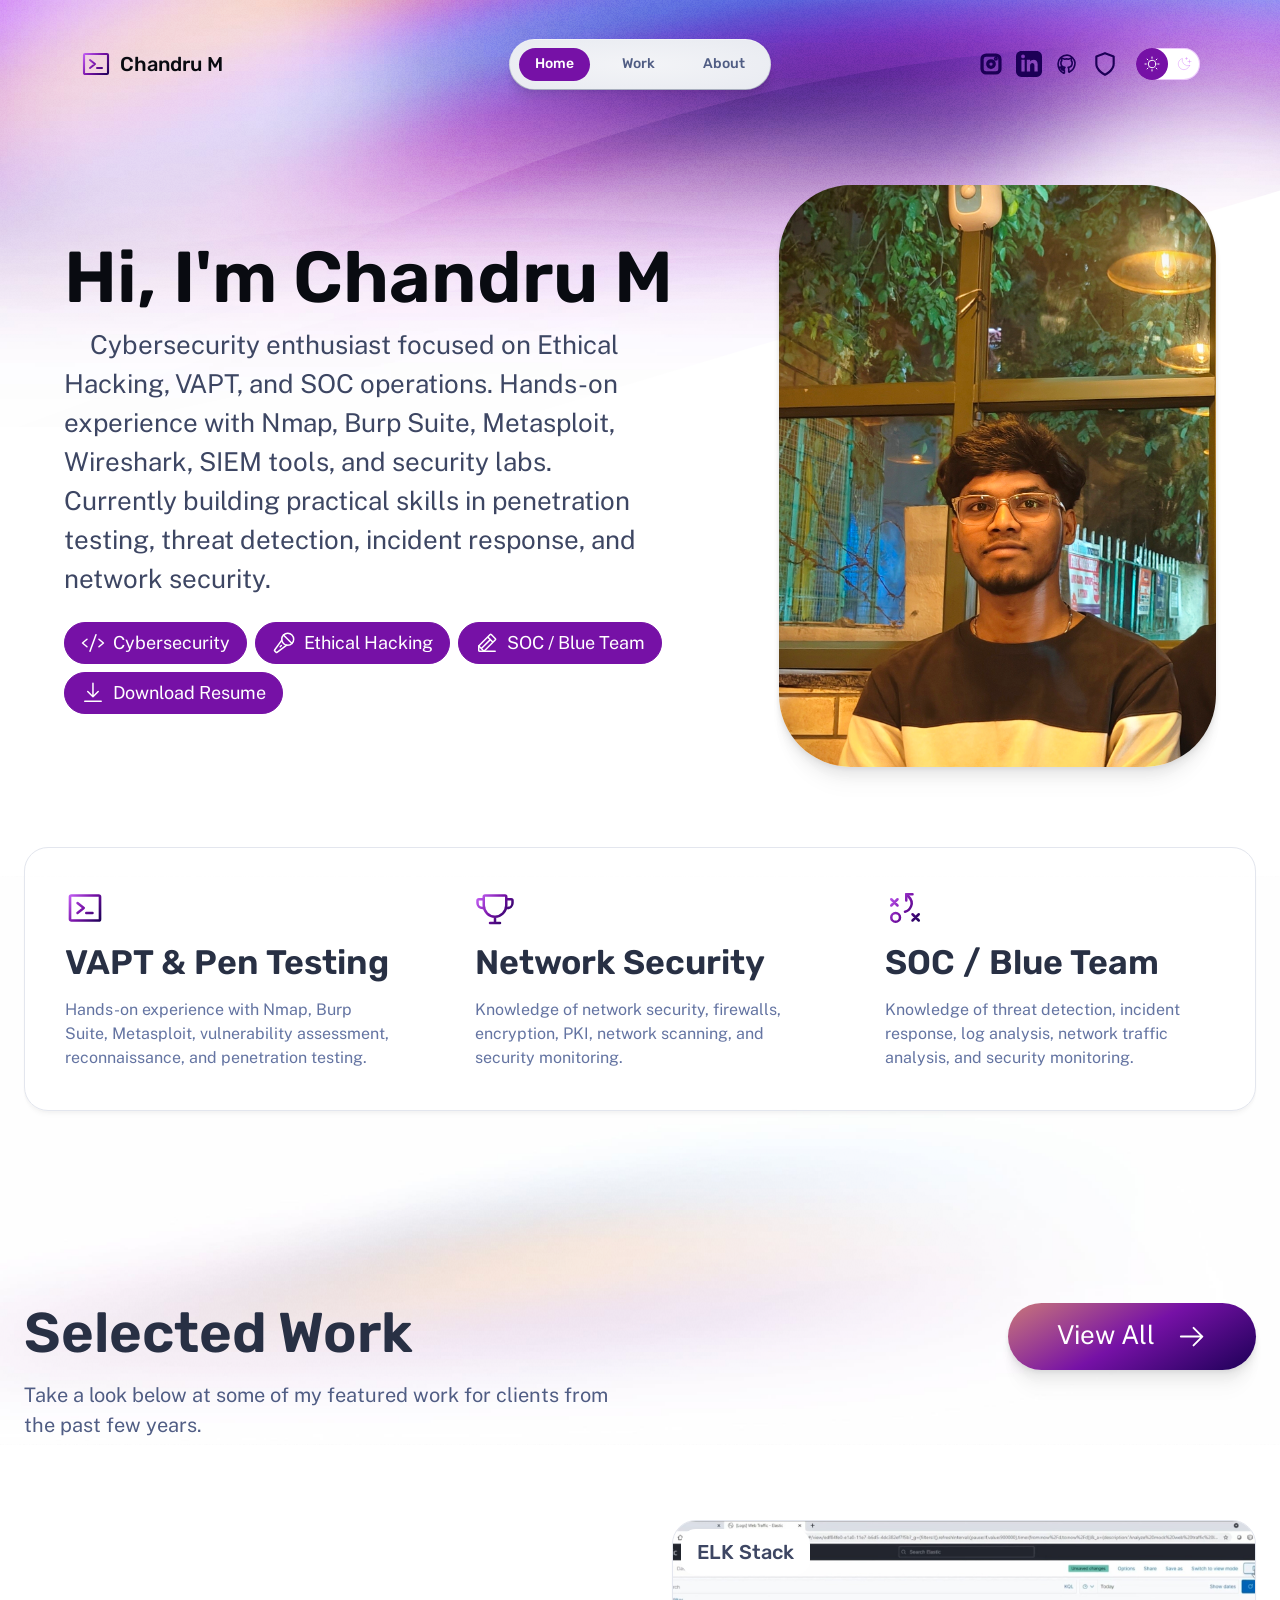
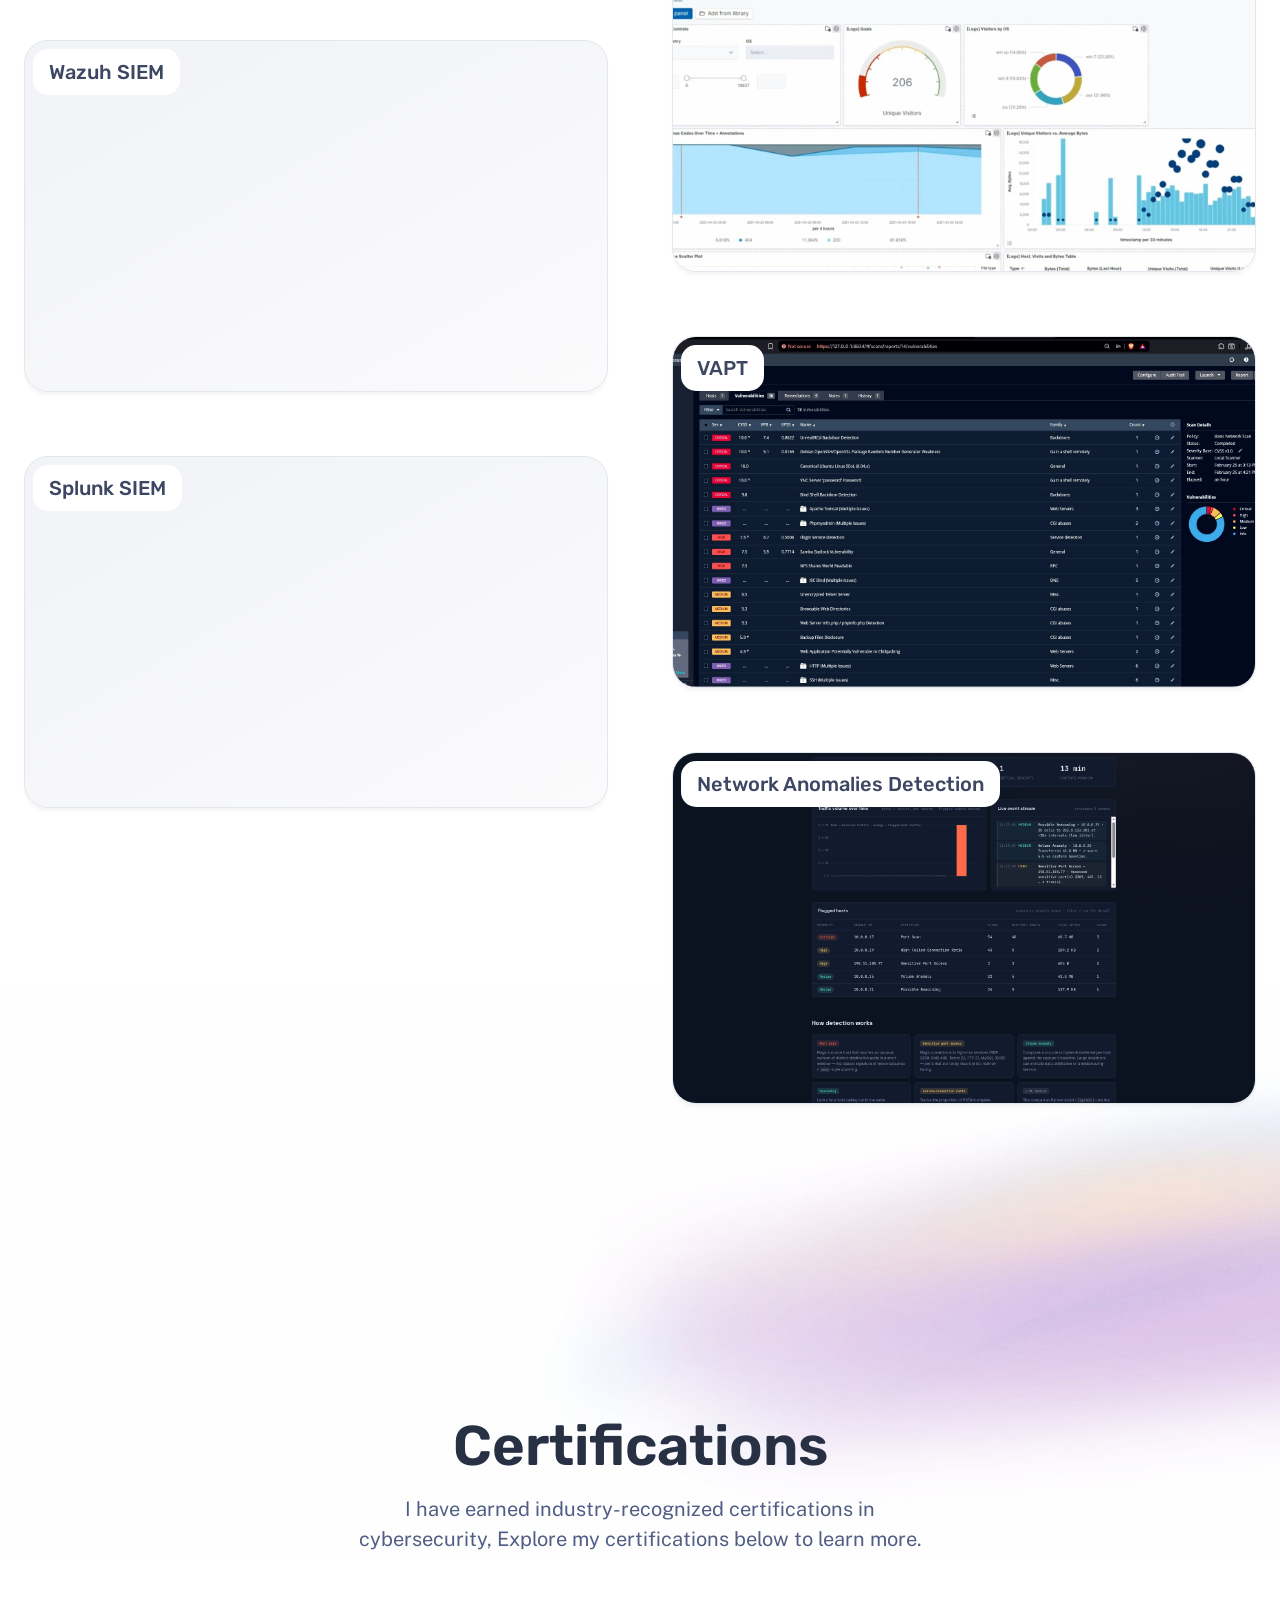
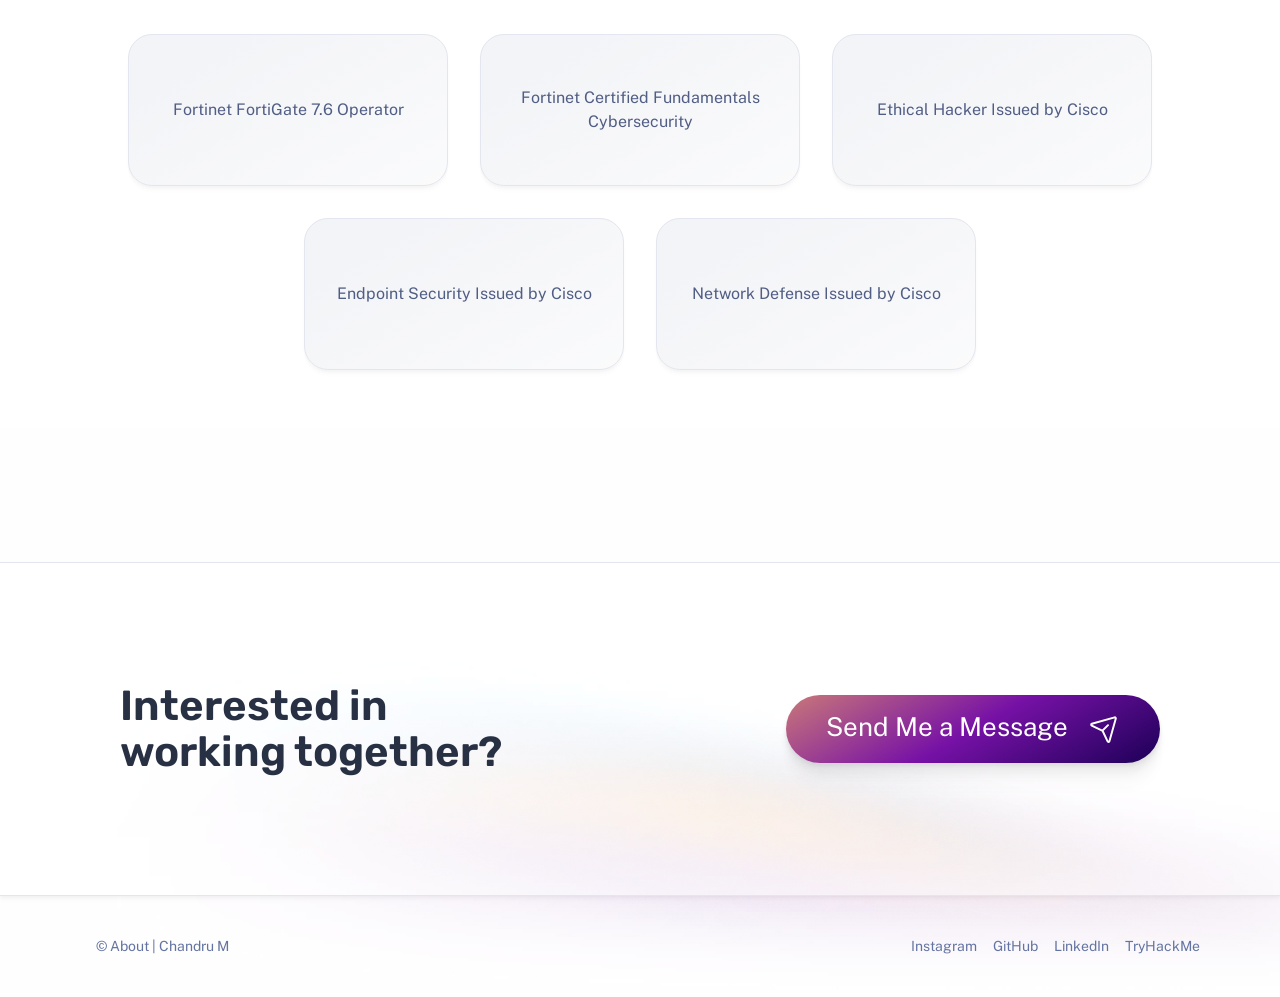
<file: index.html>
<!-- This is the dist page of Chandru M Portfolio website. It contains the dist section and related content. -->
<!doctype html>
<html lang="en" data-astro-cid-37fxchfa>
  <head>
    <meta charset="UTF-8" />
    <meta
      name="description"
      property="og:description"
      content="The personal site of Chandru M, Ethical Hacker & SOC Analyst"
    />
    <meta name="viewport" content="width=device-width" />
    <meta name="generator" content="Astro v5.17.2" />
    <title>Chandru M: Personal Site</title>
    <link rel="icon" type="image/svg+xml" href="/favC.svg" />
    <link rel="preconnect" href="https://fonts.googleapis.com" />
    <link rel="preconnect" href="https://fonts.gstatic.com" crossorigin />
    <link
      href="https://fonts.googleapis.com/css2?family=Public+Sans:ital,wght@0,400;0,700;1,400&family=Rubik:wght@500;600&display=swap"
      rel="stylesheet"
    />
    <script>
      // This code is inlined in the head to make dark mode instant & blocking.
      const getThemePreference = () => {
        if (
          typeof localStorage !== "undefined" &&
          localStorage.getItem("theme")
        ) {
          return localStorage.getItem("theme");
        }
        return window.matchMedia("(prefers-color-scheme: dark)").matches
          ? "dark"
          : "light";
      };
      const isDark = getThemePreference() === "dark";
      document.documentElement.classList[isDark ? "add" : "remove"](
        "theme-dark",
      );

      if (typeof localStorage !== "undefined") {
        // Watch the document element and persist user preference when it changes.
        const observer = new MutationObserver(() => {
          const isDark =
            document.documentElement.classList.contains("theme-dark");
          localStorage.setItem("theme", isDark ? "dark" : "light");
        });
        observer.observe(document.documentElement, {
          attributes: true,
          attributeFilter: ["class"],
        });
      }
    </script>
    <style>
      a[data-astro-cid-balv45lp] {
        position: relative;
        display: flex;
        place-content: center;
        text-align: center;
        padding: 0.56em 2em;
        gap: 0.8em;
        color: var(--accent-text-over);
        text-decoration: none;
        line-height: 1.1;
        border-radius: 999rem;
        overflow: hidden;
        background: var(--gradient-accent-orange);
        box-shadow: var(--shadow-md);
        white-space: nowrap;
      }
      @media (min-width: 20em) {
        a[data-astro-cid-balv45lp] {
          font-size: var(--text-lg);
        }
      }
      a[data-astro-cid-balv45lp]:after {
        content: "";
        position: absolute;
        inset: 0;
        pointer-events: none;
        transition: background-color var(--theme-transition);
        mix-blend-mode: overlay;
      }
      a[data-astro-cid-balv45lp]:focus:after,
      a[data-astro-cid-balv45lp]:hover:after {
        background-color: hsla(var(--gray-999-basis), 0.3);
      }
      @media (min-width: 50em) {
        a[data-astro-cid-balv45lp] {
          padding: 1.125rem 2.5rem;
          font-size: var(--text-xl);
        }
      }
      aside[data-astro-cid-rcdzuq3a] {
        display: flex;
        flex-direction: column;
        align-items: center;
        gap: 3rem;
        border-top: 1px solid var(--gray-800);
        border-bottom: 1px solid var(--gray-800);
        padding: 5rem 1.5rem;
        background-color: var(--gray-999_40);
        box-shadow: var(--shadow-sm);
      }
      h2[data-astro-cid-rcdzuq3a] {
        font-size: var(--text-xl);
        text-align: center;
        max-width: 15ch;
      }
      @media (min-width: 50em) {
        aside[data-astro-cid-rcdzuq3a] {
          padding: 7.5rem;
          flex-direction: row;
          flex-wrap: wrap;
          justify-content: space-between;
        }
        h2[data-astro-cid-rcdzuq3a] {
          font-size: var(--text-3xl);
          text-align: left;
        }
      }
      .grid[data-astro-cid-vc5tsdmu] {
        display: grid;
        grid-auto-rows: 1fr;
        gap: 1rem;
        list-style: none;
        padding: 0;
      }
      .grid[data-astro-cid-vc5tsdmu].small {
        grid-template-columns: 1fr 1fr;
        gap: 1.5rem;
      }
      .grid[data-astro-cid-vc5tsdmu].small > :last-child:nth-child(odd) {
        grid-column: 1 / 3;
      }
      @media (min-width: 50em) {
        .grid[data-astro-cid-vc5tsdmu] {
          grid-template-columns: 1fr 1fr;
          gap: 4rem;
        }
        .grid[data-astro-cid-vc5tsdmu].offset {
          --row-offset: 7.5rem;
          padding-bottom: var(--row-offset);
        }
        .grid[data-astro-cid-vc5tsdmu].offset > :nth-child(odd) {
          transform: translateY(var(--row-offset));
        }
        .grid[data-astro-cid-vc5tsdmu].offset > :last-child:nth-child(odd) {
          grid-column: 2 / 3;
          transform: none;
        }
        .grid[data-astro-cid-vc5tsdmu].small {
          display: flex;
          flex-wrap: wrap;
          justify-content: center;
          gap: 2rem;
        }
        .grid[data-astro-cid-vc5tsdmu].small > * {
          flex-basis: 20rem;
        }
      }
      .card[data-astro-cid-lgkm4u2a] {
        display: grid;
        grid-template: auto 1fr / auto 1fr;
        height: 11rem;
        background: var(--gradient-subtle);
        border: 1px solid var(--gray-800);
        border-radius: 0.75rem;
        overflow: hidden;
        box-shadow: var(--shadow-sm);
        text-decoration: none;
        font-family: var(--font-brand);
        font-size: var(--text-lg);
        font-weight: 500;
        transition: box-shadow var(--theme-transition);
      }
      .card[data-astro-cid-lgkm4u2a]:hover {
        box-shadow: var(--shadow-md);
      }
      .title[data-astro-cid-lgkm4u2a] {
        grid-area: 1 / 1 / 2 / 2;
        z-index: 1;
        margin: 0.5rem;
        padding: 0.5rem 1rem;
        background: var(--gray-999);
        color: var(--gray-200);
        border-radius: 0.375rem;
      }
      img[data-astro-cid-lgkm4u2a] {
        grid-area: 1 / 1 / 3 / 3;
        width: 100%;
        height: 100%;
        object-fit: cover;
      }
      @media (min-width: 50em) {
        .card[data-astro-cid-lgkm4u2a] {
          height: 22rem;
          border-radius: 1.5rem;
        }
        .title[data-astro-cid-lgkm4u2a] {
          border-radius: 0.9375rem;
        }
      }
    </style>
    <link rel="stylesheet" href="/_astro/about.C0K0_6nf.css" />
    <style>
      svg[data-astro-cid-patnjmll] {
        vertical-align: middle;
        width: var(--size, 1em);
        height: var(--size, 1em);
      }
      .pill[data-astro-cid-2qeywk4b] {
        display: flex;
        padding: 0.5rem 1rem;
        gap: 0.5rem;
        color: var(--accent-text-over);
        border: 1px solid var(--accent-regular);
        background-color: var(--accent-regular);
        border-radius: 999rem;
        font-size: var(--text-md);
        line-height: 1.35;
        white-space: nowrap;
      }
      .box[data-astro-cid-ab4ihpzs] {
        border: 1px solid var(--gray-800);
        border-radius: 0.75rem;
        padding: 1.5rem;
        background-color: var(--gray-999_40);
        box-shadow: var(--shadow-sm);
      }
      .skills[data-astro-cid-ab4ihpzs] {
        display: flex;
        flex-direction: column;
        gap: 3rem;
      }
      .skills[data-astro-cid-ab4ihpzs] h2[data-astro-cid-ab4ihpzs] {
        font-size: var(--text-lg);
      }
      .skills[data-astro-cid-ab4ihpzs] p[data-astro-cid-ab4ihpzs] {
        color: var(--gray-400);
      }
      @media (min-width: 50em) {
        .box[data-astro-cid-ab4ihpzs] {
          border-radius: 1.5rem;
          padding: 2.5rem;
        }
        .skills[data-astro-cid-ab4ihpzs] {
          display: grid;
          grid-template-columns: repeat(3, 1fr);
          gap: 5rem;
        }
        .skills[data-astro-cid-ab4ihpzs] h2[data-astro-cid-ab4ihpzs] {
          font-size: var(--text-2xl);
        }
      }
      .hero[data-astro-cid-j7pv25f6] {
        display: flex;
        flex-direction: column;
        align-items: center;
        gap: 2rem;
      }
      .roles[data-astro-cid-j7pv25f6] {
        display: none;
      }
      .hero[data-astro-cid-j7pv25f6] img[data-astro-cid-j7pv25f6] {
        aspect-ratio: 5 / 4;
        object-fit: cover;
        object-position: top;
        border-radius: 1.5rem;
        box-shadow: var(--shadow-md);
      }
      @media (min-width: 50em) {
        .hero[data-astro-cid-j7pv25f6] {
          display: grid;
          grid-template-columns: 6fr 4fr;
          padding-inline: 2.5rem;
          gap: 3.75rem;
        }
        .roles[data-astro-cid-j7pv25f6] {
          margin-top: 0.5rem;
          display: flex;
          gap: 0.5rem;
        }
        .hero[data-astro-cid-j7pv25f6] img[data-astro-cid-j7pv25f6] {
          aspect-ratio: 3 / 4;
          border-radius: 4.5rem;
          object-fit: cover;
        }
      }
      .section[data-astro-cid-j7pv25f6] {
        display: grid;
        gap: 2rem;
      }
      .with-background[data-astro-cid-j7pv25f6] {
        position: relative;
      }
      .with-background[data-astro-cid-j7pv25f6]:before {
        --hero-bg: var(--bg-image-subtle-2);
        content: "";
        position: absolute;
        pointer-events: none;
        left: 50%;
        width: 100vw;
        aspect-ratio: calc(2.25 / var(--bg-scale));
        top: 0;
        transform: translateY(-75%) translate(-50%);
        background:
          url(/assets/backgrounds/noise.png) top center/220px repeat,
          var(--hero-bg) center center / var(--bg-gradient-size) no-repeat,
          var(--gray-999);
        background-blend-mode: overlay, normal, normal, normal;
        mix-blend-mode: var(--bg-blend-mode);
        z-index: -1;
      }
      .with-background[data-astro-cid-j7pv25f6].bg-variant:before {
        --hero-bg: var(--bg-image-subtle-1);
      }
      .section-header[data-astro-cid-j7pv25f6] {
        justify-self: center;
        text-align: center;
        max-width: 50ch;
        font-size: var(--text-md);
        color: var(--gray-300);
      }
      .section-header[data-astro-cid-j7pv25f6] h3[data-astro-cid-j7pv25f6] {
        font-size: var(--text-2xl);
      }
      @media (min-width: 50em) {
        .section[data-astro-cid-j7pv25f6] {
          grid-template-columns: repeat(4, 1fr);
          grid-template-areas: "header header header header" "gallery gallery gallery gallery";
          gap: 5rem;
        }
        .section[data-astro-cid-j7pv25f6].with-cta {
          grid-template-areas: "header header header cta" "gallery gallery gallery gallery";
        }
        .section-header[data-astro-cid-j7pv25f6] {
          grid-area: header;
          font-size: var(--text-lg);
        }
        .section-header[data-astro-cid-j7pv25f6] h3[data-astro-cid-j7pv25f6] {
          font-size: var(--text-4xl);
        }
        .with-cta[data-astro-cid-j7pv25f6]
          .section-header[data-astro-cid-j7pv25f6] {
          justify-self: flex-start;
          text-align: left;
        }
        .gallery[data-astro-cid-j7pv25f6] {
          grid-area: gallery;
        }
        .cta[data-astro-cid-j7pv25f6] {
          grid-area: cta;
        }
      }
      .mention-card[data-astro-cid-j7pv25f6] {
        display: flex;
        height: 7rem;
        justify-content: center;
        align-items: center;
        text-align: center;
        border: 1px solid var(--gray-800);
        border-radius: 1.5rem;
        color: var(--gray-300);
        background: var(--gradient-subtle);
        box-shadow: var(--shadow-sm);
      }
      @media (min-width: 50em) {
        .mention-card[data-astro-cid-j7pv25f6] {
          border-radius: 1.5rem;
          height: 9.5rem;
        }
      }
    </style>
  </head>
  <body data-astro-cid-37fxchfa>
    <div class="stack backgrounds" data-astro-cid-37fxchfa>
      <nav data-astro-cid-dmqpwcec>
        <div class="menu-header" data-astro-cid-dmqpwcec>
          <a href="/" class="site-title" data-astro-cid-dmqpwcec>
            <svg
              xmlns="http://www.w3.org/2000/svg"
              width="40"
              height="40"
              viewBox="0 0 256 256"
              aria-hidden="true"
              stroke="url(#icon-gradient-flffnf41)"
              fill="url(#icon-gradient-flffnf41)"
              style="--size: 1.6em"
              class="astro-patnjmll"
              data-astro-cid-patnjmll
            >
              <g data-astro-cid-patnjmll>
                <path
                  fill="none"
                  stroke-linecap="round"
                  stroke-linejoin="round"
                  stroke-width="16"
                  d="m80 96 40 32-40 32m56 0h40"
                />
                <rect
                  width="192"
                  height="160"
                  x="32"
                  y="48"
                  fill="none"
                  stroke-linecap="round"
                  stroke-linejoin="round"
                  stroke-width="16.97"
                  rx="8.5"
                />
              </g>
              <linearGradient
                id="icon-gradient-flffnf41"
                x1="23"
                x2="235"
                y1="43"
                y2="202"
                gradientUnits="userSpaceOnUse"
                data-astro-cid-patnjmll
              >
                <stop
                  stop-color="var(--gradient-stop-1)"
                  data-astro-cid-patnjmll
                ></stop>
                <stop
                  offset=".5"
                  stop-color="var(--gradient-stop-2)"
                  data-astro-cid-patnjmll
                ></stop>
                <stop
                  offset="1"
                  stop-color="var(--gradient-stop-3)"
                  data-astro-cid-patnjmll
                ></stop>
              </linearGradient>
            </svg>
            Chandru M
          </a>
          <menu-button data-astro-cid-dmqpwcec="true">
            <template data-astro-cid-dmqpwcec>
              <button
                class="menu-button"
                aria-expanded="false"
                data-astro-cid-dmqpwcec
              >
                <span class="sr-only" data-astro-cid-dmqpwcec>Menu</span>
                <svg
                  xmlns="http://www.w3.org/2000/svg"
                  width="40"
                  height="40"
                  viewBox="0 0 256 256"
                  aria-hidden="true"
                  stroke="currentcolor"
                  fill="currentcolor"
                  class="astro-patnjmll"
                  data-astro-cid-patnjmll
                >
                  <g data-astro-cid-patnjmll>
                    <path
                      stroke-linecap="round"
                      stroke-linejoin="round"
                      stroke-width="16"
                      d="M40 128h176M40 64h176M40 192h176"
                    />
                  </g>
                </svg>
              </button>
            </template>
          </menu-button>
        </div>
        <noscript>
          <ul class="nav-items" data-astro-cid-dmqpwcec>
            <li data-astro-cid-dmqpwcec>
              <a
                aria-current="page"
                class="link"
                href="/"
                data-astro-cid-dmqpwcec
              >
                Home
              </a>
            </li>
            <li data-astro-cid-dmqpwcec>
              <a class="link" href="/work/" data-astro-cid-dmqpwcec> Work </a>
            </li>
            <li data-astro-cid-dmqpwcec>
              <a class="link" href="/about/" data-astro-cid-dmqpwcec> About </a>
            </li>
          </ul>
        </noscript>
        <noscript>
          <div class="menu-footer" data-astro-cid-dmqpwcec>
            <div class="socials" data-astro-cid-dmqpwcec>
              <a href="https://www.instagram.com/chan.callisto" class="social" data-astro-cid-dmqpwcec>
                <span class="sr-only" data-astro-cid-dmqpwcec>Instagram</span>
                <svg xmlns="http://www.w3.org/2000/svg" width="40" height="40" viewBox="0 0 256 256" aria-hidden="true" stroke="currentcolor" fill="currentcolor" class="astro-patnjmll" data-astro-cid-patnjmll><g data-astro-cid-patnjmll><path fill="none" stroke-linecap="round" stroke-linejoin="round" stroke-width="16" d="M176,32H80A48,48,0,0,0,32,80v96a48,48,0,0,0,48,48h96a48,48,0,0,0,48-48V80A48,48,0,0,0,176,32Zm32,144a32,32,0,0,1-32,32H80a32,32,0,0,1-32-32V80A32,32,0,0,1,80,48h96a32,32,0,0,1,32,32ZM128,88a40,40,0,1,0,40,40A40,40,0,0,0,128,88Zm0,64a24,24,0,1,1,24-24A24,24,0,0,1,128,152ZM188,76a12,12,0,1,1-12-12A12,12,0,0,1,188,76Z"/></g></svg>
              </a>
              <a href="https://www.linkedin.com/in/mchandruchan/" class="social" data-astro-cid-dmqpwcec>
                <span class="sr-only" data-astro-cid-dmqpwcec>LinkedIn</span>
                <svg xmlns="http://www.w3.org/2000/svg" width="40" height="40" viewBox="0 0 24 24" aria-hidden="true" fill="currentcolor" class="astro-patnjmll" data-astro-cid-patnjmll><g data-astro-cid-patnjmll><path d="M19 0h-14c-2.761 0-5 2.239-5 5v14c0 2.761 2.239 5 5 5h14c2.762 0 5-2.239 5-5v-14c0-2.761-2.238-5-5-5zm-11 19h-3v-11h3v11zm-1.5-12.268c-.966 0-1.75-.79-1.75-1.764s.784-1.764 1.75-1.764 1.75.79 1.75 1.764-.783 1.764-1.75 1.764zm13.5 12.268h-3v-5.604c0-3.368-4-3.113-4 0v5.604h-3v-11h3v1.765c1.396-2.586 7-2.777 7 2.476v6.759z"/></g></svg>
              </a>
              <a href="https://github.com/mchandru-root" class="social" data-astro-cid-dmqpwcec>
                <span class="sr-only" data-astro-cid-dmqpwcec>GitHub</span>
                <svg xmlns="http://www.w3.org/2000/svg" width="40" height="40" viewBox="0 0 256 256" aria-hidden="true" stroke="currentcolor" fill="currentcolor" class="astro-patnjmll" data-astro-cid-patnjmll><g data-astro-cid-patnjmll><path fill="none" stroke-linecap="round" stroke-linejoin="round" stroke-width="16" d="M128,40A88,88,0,0,0,40,128c0,39.5,22.7,73.6,55.4,90.4a4.4,4.4,0,0,0,6.6-4.1V187.1c-24.5,5.3-29.7-11.8-29.7-11.8-4-10.2-9.8-12.9-9.8-12.9-8-5.5.6-5.4.6-5.4,8.8.6,13.5,9.1,13.5,9.1,7.9,13.5,20.7,9.6,25.7,7.3,0.8-5.7,3.1-9.6,5.6-11.8-19.5-2.2-40.1-9.8-40.1-43.5,0-9.6,3.4-17.4,9.1-23.5-0.9-2.2-3.9-11.1.9-23.1,0,0,7.4-2.4,24.2,9a84.4,84.4,0,0,1,44,0c16.8-11.4,24.2-9,24.2-9,4.8,12,.8,20.9,0,23.1,5.7,6.1,9.1,13.9,9.1,23.5,0,33.8-20.6,41.2-40.2,43.4,3.2,2.8,6.1,8.2,6.1,16.6v24.6a4.4,4.4,0,0,0,6.6,4.1c32.7-16.8,55.4-50.9,55.4-90.4A88,88,0,0,0,128,40Z"/></g></svg>
              </a>
              <a href="https://tryhackme.com/p/ROOT51" class="social" data-astro-cid-dmqpwcec>
                <span class="sr-only" data-astro-cid-dmqpwcec>TryHackMe</span>
                <svg xmlns="http://www.w3.org/2000/svg" width="40" height="40" viewBox="0 0 24 24" aria-hidden="true" fill="none" stroke="currentcolor" stroke-width="2" stroke-linecap="round" stroke-linejoin="round" class="astro-patnjmll" data-astro-cid-patnjmll><path d="M12 22s8-4 8-10V5l-8-3-8 3v7c0 6 8 10 8 10z"/></svg>
              </a>
            </div>
          </div>
        </noscript>
        <div id="menu-content" hidden data-astro-cid-dmqpwcec>
          <ul class="nav-items" data-astro-cid-dmqpwcec>
            <li data-astro-cid-dmqpwcec>
              <a
                aria-current="page"
                class="link"
                href="/"
                data-astro-cid-dmqpwcec
              >
                Home
              </a>
            </li>
            <li data-astro-cid-dmqpwcec>
              <a class="link" href="/work/" data-astro-cid-dmqpwcec> Work </a>
            </li>
            <li data-astro-cid-dmqpwcec>
              <a class="link" href="/about/" data-astro-cid-dmqpwcec> About </a>
            </li>
          </ul>
          <div class="menu-footer" data-astro-cid-dmqpwcec>
            <div class="socials" data-astro-cid-dmqpwcec>
              <a href="https://www.instagram.com/chan.callisto" class="social" data-astro-cid-dmqpwcec>
                <span class="sr-only" data-astro-cid-dmqpwcec>Instagram</span>
                <svg xmlns="http://www.w3.org/2000/svg" width="40" height="40" viewBox="0 0 256 256" aria-hidden="true" stroke="currentcolor" fill="currentcolor" class="astro-patnjmll" data-astro-cid-patnjmll><g data-astro-cid-patnjmll><path fill="none" stroke-linecap="round" stroke-linejoin="round" stroke-width="16" d="M176,32H80A48,48,0,0,0,32,80v96a48,48,0,0,0,48,48h96a48,48,0,0,0,48-48V80A48,48,0,0,0,176,32Zm32,144a32,32,0,0,1-32,32H80a32,32,0,0,1-32-32V80A32,32,0,0,1,80,48h96a32,32,0,0,1,32,32ZM128,88a40,40,0,1,0,40,40A40,40,0,0,0,128,88Zm0,64a24,24,0,1,1,24-24A24,24,0,0,1,128,152ZM188,76a12,12,0,1,1-12-12A12,12,0,0,1,188,76Z"/></g></svg>
              </a>
              <a href="https://www.linkedin.com/in/mchandruchan/" class="social" data-astro-cid-dmqpwcec>
                <span class="sr-only" data-astro-cid-dmqpwcec>LinkedIn</span>
                <svg xmlns="http://www.w3.org/2000/svg" width="40" height="40" viewBox="0 0 24 24" aria-hidden="true" fill="currentcolor" class="astro-patnjmll" data-astro-cid-patnjmll><g data-astro-cid-patnjmll><path d="M19 0h-14c-2.761 0-5 2.239-5 5v14c0 2.761 2.239 5 5 5h14c2.762 0 5-2.239 5-5v-14c0-2.761-2.238-5-5-5zm-11 19h-3v-11h3v11zm-1.5-12.268c-.966 0-1.75-.79-1.75-1.764s.784-1.764 1.75-1.764 1.75.79 1.75 1.764-.783 1.764-1.75 1.764zm13.5 12.268h-3v-5.604c0-3.368-4-3.113-4 0v5.604h-3v-11h3v1.765c1.396-2.586 7-2.777 7 2.476v6.759z"/></g></svg>
              </a>
              <a href="https://github.com/mchandru-root" class="social" data-astro-cid-dmqpwcec>
                <span class="sr-only" data-astro-cid-dmqpwcec>GitHub</span>
                <svg xmlns="http://www.w3.org/2000/svg" width="40" height="40" viewBox="0 0 256 256" aria-hidden="true" stroke="currentcolor" fill="currentcolor" class="astro-patnjmll" data-astro-cid-patnjmll><g data-astro-cid-patnjmll><path fill="none" stroke-linecap="round" stroke-linejoin="round" stroke-width="16" d="M128,40A88,88,0,0,0,40,128c0,39.5,22.7,73.6,55.4,90.4a4.4,4.4,0,0,0,6.6-4.1V187.1c-24.5,5.3-29.7-11.8-29.7-11.8-4-10.2-9.8-12.9-9.8-12.9-8-5.5.6-5.4.6-5.4,8.8.6,13.5,9.1,13.5,9.1,7.9,13.5,20.7,9.6,25.7,7.3,0.8-5.7,3.1-9.6,5.6-11.8-19.5-2.2-40.1-9.8-40.1-43.5,0-9.6,3.4-17.4,9.1-23.5-0.9-2.2-3.9-11.1.9-23.1,0,0,7.4-2.4,24.2,9a84.4,84.4,0,0,1,44,0c16.8-11.4,24.2-9,24.2-9,4.8,12,.8,20.9,0,23.1,5.7,6.1,9.1,13.9,9.1,23.5,0,33.8-20.6,41.2-40.2,43.4,3.2,2.8,6.1,8.2,6.1,16.6v24.6a4.4,4.4,0,0,0,6.6,4.1c32.7-16.8,55.4-50.9,55.4-90.4A88,88,0,0,0,128,40Z"/></g></svg>
              </a>
              <a href="https://tryhackme.com/p/ROOT51" class="social" data-astro-cid-dmqpwcec>
                <span class="sr-only" data-astro-cid-dmqpwcec>TryHackMe</span>
                <svg xmlns="http://www.w3.org/2000/svg" width="40" height="40" viewBox="0 0 24 24" aria-hidden="true" fill="none" stroke="currentcolor" stroke-width="2" stroke-linecap="round" stroke-linejoin="round" class="astro-patnjmll" data-astro-cid-patnjmll><path d="M12 22s8-4 8-10V5l-8-3-8 3v7c0 6 8 10 8 10z"/></svg>
              </a>
            </div>
            <div class="theme-toggle" data-astro-cid-dmqpwcec>
              <theme-toggle data-astro-cid-x3pjskd3="true">
                <button data-astro-cid-x3pjskd3>
                  <span class="sr-only" data-astro-cid-x3pjskd3
                    >Dark theme</span
                  >
                  <span class="icon light" data-astro-cid-x3pjskd3
                    ><svg
                      xmlns="http://www.w3.org/2000/svg"
                      width="40"
                      height="40"
                      viewBox="0 0 256 256"
                      aria-hidden="true"
                      stroke="currentcolor"
                      fill="currentcolor"
                      class="astro-patnjmll"
                      data-astro-cid-patnjmll
                    >
                      <g data-astro-cid-patnjmll>
                        <circle
                          cx="128"
                          cy="128"
                          r="60"
                          fill="none"
                          stroke-linecap="round"
                          stroke-linejoin="round"
                          stroke-width="16"
                        />
                        <path
                          fill="none"
                          stroke-linecap="round"
                          stroke-linejoin="round"
                          stroke-width="16"
                          d="M128 36V16M63 63 49 49m-13 79H16m47 65-14 14m79 13v20m65-47 14 14m13-79h20m-47-65 14-14"
                        />
                      </g>
                    </svg>
                  </span>
                  <span class="icon dark" data-astro-cid-x3pjskd3
                    ><svg
                      xmlns="http://www.w3.org/2000/svg"
                      width="40"
                      height="40"
                      viewBox="0 0 256 256"
                      aria-hidden="true"
                      stroke="currentcolor"
                      fill="currentcolor"
                      class="astro-patnjmll"
                      data-astro-cid-patnjmll
                    >
                      <g data-astro-cid-patnjmll>
                        <path
                          fill="none"
                          stroke-linecap="round"
                          stroke-linejoin="round"
                          stroke-width="16"
                          d="M216 112V64m24 24h-48m-24-64v32m16-16h-32m65 113A92 92 0 0 1 103 39h0a92 92 0 1 0 114 114Z"
                        />
                      </g>
                    </svg>
                  </span>
                </button>
              </theme-toggle>
              <script type="module">
                class n extends HTMLElement {
                  constructor() {
                    super();
                    const e = this.querySelector("button"),
                      t = (s) => {
                        (document.documentElement.classList[
                          s ? "add" : "remove"
                        ]("theme-dark"),
                          e.setAttribute("aria-pressed", String(s)));
                      };
                    (e.addEventListener("click", () => t(!this.isDark())),
                      t(this.isDark()));
                  }
                  isDark() {
                    return document.documentElement.classList.contains(
                      "theme-dark",
                    );
                  }
                }
                customElements.define("theme-toggle", n);
              </script>
            </div>
          </div>
        </div>
      </nav>
      <script type="module">
        class i extends HTMLElement {
          constructor() {
            (super(),
              this.appendChild(
                this.querySelector("template").content.cloneNode(!0),
              ));
            const n = this.querySelector("button"),
              t = document.getElementById("menu-content");
            ((t.hidden = !0), t.classList.add("menu-content"));
            const d = (e) => {
              (n.setAttribute("aria-expanded", e ? "true" : "false"),
                (t.hidden = !e));
            };
            n.addEventListener("click", () => d(t.hidden));
            const s = (e) => {
                (d(e.matches), (n.hidden = e.matches));
              },
              c = window.matchMedia("(min-width: 50em)");
            (s(c), c.addEventListener("change", s));
          }
        }
        customElements.define("menu-button", i);
      </script>
      <div class="stack gap-20 lg:gap-48" data-astro-cid-j7pv25f6>
        <div class="wrapper stack gap-8 lg:gap-20" data-astro-cid-j7pv25f6>
          <header class="hero" data-astro-cid-j7pv25f6>
            <div class="hero stack gap-4 start" data-astro-cid-bbe6dxrz>
              <div class="stack gap-2" data-astro-cid-bbe6dxrz>
                <h1 class="title" data-astro-cid-bbe6dxrz>
                  Hi, I'm Chandru M
                </h1>
                <p class="tagline" data-astro-cid-bbe6dxrz>
                  &emsp;Cybersecurity enthusiast focused on Ethical Hacking, VAPT, and SOC operations.
                  Hands-on experience with Nmap, Burp Suite, Metasploit, Wireshark, SIEM tools,
                  and security labs. Currently building practical skills in penetration testing,
                  threat detection, incident response, and network security.
                </p>


              </div>
              <div class="roles" data-astro-cid-j7pv25f6>
                <div class="pill" data-astro-cid-2qeywk4b>
                  <svg
                    xmlns="http://www.w3.org/2000/svg"
                    width="40"
                    height="40"
                    viewBox="0 0 256 256"
                    aria-hidden="true"
                    stroke="currentcolor"
                    fill="currentcolor"
                    style="--size: 1.33em"
                    class="astro-patnjmll"
                    data-astro-cid-patnjmll
                  >
                    <g data-astro-cid-patnjmll>
                      <path
                        fill="none"
                        stroke-linecap="round"
                        stroke-linejoin="round"
                        stroke-width="16"
                        d="m64 88-48 40 48 40m128-80 48 40-48 40M160 40 96 216"
                      />
                    </g>
                  </svg>
                  Cybersecurity
                </div>
                <div class="pill" data-astro-cid-2qeywk4b>
                  <svg
                    xmlns="http://www.w3.org/2000/svg"
                    width="40"
                    height="40"
                    viewBox="0 0 256 256"
                    aria-hidden="true"
                    stroke="currentcolor"
                    fill="currentcolor"
                    style="--size: 1.33em"
                    class="astro-patnjmll"
                    data-astro-cid-patnjmll
                  >
                    <g data-astro-cid-patnjmll>
                      <circle
                        cx="168"
                        cy="88"
                        r="64"
                        fill="none"
                        stroke-linecap="round"
                        stroke-linejoin="round"
                        stroke-width="16"
                      />
                      <path
                        fill="none"
                        stroke-linecap="round"
                        stroke-linejoin="round"
                        stroke-width="16"
                        d="m213.3 133.3-90.6-90.6M100 156l-12 12m16.8-70.1L28.1 202.5a7.9 7.9 0 0 0 .8 10.4l14.2 14.2a7.9 7.9 0 0 0 10.4.8l104.6-76.7"
                      />
                    </g>
                  </svg>
                  Ethical Hacking
                </div>
                <div class="pill" data-astro-cid-2qeywk4b>
                  <svg
                    xmlns="http://www.w3.org/2000/svg"
                    width="40"
                    height="40"
                    viewBox="0 0 256 256"
                    aria-hidden="true"
                    stroke="currentcolor"
                    fill="currentcolor"
                    style="--size: 1.33em"
                    class="astro-patnjmll"
                    data-astro-cid-patnjmll
                  >
                    <g data-astro-cid-patnjmll>
                      <path
                        fill="none"
                        stroke-linecap="round"
                        stroke-linejoin="round"
                        stroke-width="16"
                        d="M96 216H48a8 8 0 0 1-8-8v-44.7a7.9 7.9 0 0 1 2.3-5.6l120-120a8 8 0 0 1 11.4 0l44.6 44.6a8 8 0 0 1 0 11.4Zm40-152 56 56"
                      />
                      <path
                        fill="none"
                        stroke-linecap="round"
                        stroke-linejoin="round"
                        stroke-width="16"
                        d="M216 216H96l-55.5-55.5M164 92l-96 96"
                      />
                    </g>
                  </svg>
                  SOC / Blue Team
                </div>


                <a
  href="/assets/Chandru_M.pdf"
  download="Chandru_M_Resume.pdf"
  class="pill resume-pill"
  data-astro-cid-2qeywk4b
>
  <svg
    xmlns="http://www.w3.org/2000/svg"
    width="40"
    height="40"
    viewBox="0 0 256 256"
    aria-hidden="true"
    stroke="currentcolor"
    fill="currentcolor"
    style="--size: 1.33em"
    class="astro-patnjmll"
    data-astro-cid-patnjmll
  >
    <g data-astro-cid-patnjmll>
      <path
  fill="none"
  stroke-linecap="round"
  stroke-linejoin="round"
  stroke-width="16"
  d="M128 24v144m-56-56 56 56 56-56M40 216h176"
/>
    </g>
  </svg>
  Download Resume
</a>

                
              </div>
            </div>
            <img
              alt="Chandru M"
              width="480"
              height="620"
              src="/assets/portrait.jpg"
              data-astro-cid-j7pv25f6
            />
          </header>
          <section class="box skills" data-astro-cid-ab4ihpzs>
            <div class="stack gap-2 lg:gap-4" data-astro-cid-ab4ihpzs>
              <svg
                xmlns="http://www.w3.org/2000/svg"
                width="40"
                height="40"
                viewBox="0 0 256 256"
                aria-hidden="true"
                stroke="url(#icon-gradient-2z79js1s8)"
                fill="url(#icon-gradient-2z79js1s8)"
                style="--size: 2.5rem"
                class="astro-patnjmll"
                data-astro-cid-patnjmll
              >
                <g data-astro-cid-patnjmll>
                  <path
                    fill="none"
                    stroke-linecap="round"
                    stroke-linejoin="round"
                    stroke-width="16"
                    d="m80 96 40 32-40 32m56 0h40"
                  />
                  <rect
                    width="192"
                    height="160"
                    x="32"
                    y="48"
                    fill="none"
                    stroke-linecap="round"
                    stroke-linejoin="round"
                    stroke-width="16.97"
                    rx="8.5"
                  />
                </g>
                <linearGradient
                  id="icon-gradient-2z79js1s8"
                  x1="23"
                  x2="235"
                  y1="43"
                  y2="202"
                  gradientUnits="userSpaceOnUse"
                  data-astro-cid-patnjmll
                >
                  <stop
                    stop-color="var(--gradient-stop-1)"
                    data-astro-cid-patnjmll
                  ></stop>
                  <stop
                    offset=".5"
                    stop-color="var(--gradient-stop-2)"
                    data-astro-cid-patnjmll
                  ></stop>
                  <stop
                    offset="1"
                    stop-color="var(--gradient-stop-3)"
                    data-astro-cid-patnjmll
                  ></stop>
                </linearGradient>
              </svg>
              <h2 data-astro-cid-ab4ihpzs>VAPT & Pen Testing</h2>
              <p data-astro-cid-ab4ihpzs>
                Hands-on experience with Nmap, Burp Suite, Metasploit, vulnerability
                assessment, reconnaissance, and penetration testing.
              </p>
            </div>
            <div class="stack gap-2 lg:gap-4" data-astro-cid-ab4ihpzs>
              <svg
                xmlns="http://www.w3.org/2000/svg"
                width="40"
                height="40"
                viewBox="0 0 256 256"
                aria-hidden="true"
                stroke="url(#icon-gradient-3grymdmlk)"
                fill="url(#icon-gradient-3grymdmlk)"
                style="--size: 2.5rem"
                class="astro-patnjmll"
                data-astro-cid-patnjmll
              >
                <g data-astro-cid-patnjmll>
                  <path
                    fill="none"
                    stroke-linecap="round"
                    stroke-linejoin="round"
                    stroke-width="16"
                    d="M56 56v55.1c0 39.7 31.8 72.6 71.5 72.9a72 72 0 0 0 72.5-72V56a8 8 0 0 0-8-8H64a8 8 0 0 0-8 8Zm40 168h64m-32-40v40"
                  />
                  <path
                    fill="none"
                    stroke-linecap="round"
                    stroke-linejoin="round"
                    stroke-width="16"
                    d="M198.2 128h9.8a32 32 0 0 0 32-32V80a8 8 0 0 0-8-8h-32M58 128H47.9a32 32 0 0 1-32-32V80a8 8 0 0 1 8-8h32"
                  />
                </g>
                <linearGradient
                  id="icon-gradient-3grymdmlk"
                  x1="23"
                  x2="235"
                  y1="43"
                  y2="202"
                  gradientUnits="userSpaceOnUse"
                  data-astro-cid-patnjmll
                >
                  <stop
                    stop-color="var(--gradient-stop-1)"
                    data-astro-cid-patnjmll
                  ></stop>
                  <stop
                    offset=".5"
                    stop-color="var(--gradient-stop-2)"
                    data-astro-cid-patnjmll
                  ></stop>
                  <stop
                    offset="1"
                    stop-color="var(--gradient-stop-3)"
                    data-astro-cid-patnjmll
                  ></stop>
                </linearGradient>
              </svg>
              <h2 data-astro-cid-ab4ihpzs>Network Security</h2>
              <p data-astro-cid-ab4ihpzs>
                Knowledge of network security, firewalls, encryption, PKI, network
                scanning, and security monitoring.
              </p>
            </div>
            <div class="stack gap-2 lg:gap-4" data-astro-cid-ab4ihpzs>
              <svg
                xmlns="http://www.w3.org/2000/svg"
                width="40"
                height="40"
                viewBox="0 0 256 256"
                aria-hidden="true"
                stroke="url(#icon-gradient-3gzye9xup)"
                fill="url(#icon-gradient-3gzye9xup)"
                style="--size: 2.5rem"
                class="astro-patnjmll"
                data-astro-cid-patnjmll
              >
                <g data-astro-cid-patnjmll>
                  <circle
                    cx="68"
                    cy="188"
                    r="28"
                    fill="none"
                    stroke-linecap="round"
                    stroke-linejoin="round"
                    stroke-width="16"
                  />
                  <path
                    fill="none"
                    stroke-linecap="round"
                    stroke-linejoin="round"
                    stroke-width="16"
                    d="m40 72 40 40m0-40-40 40m136 56 40 40m0-40-40 40M136 80V40h40"
                  />
                  <path
                    fill="none"
                    stroke-linecap="round"
                    stroke-linejoin="round"
                    stroke-width="16"
                    d="m136 40 16 16c40 40 8 88-24 96"
                  />
                </g>
                <linearGradient
                  id="icon-gradient-3gzye9xup"
                  x1="23"
                  x2="235"
                  y1="43"
                  y2="202"
                  gradientUnits="userSpaceOnUse"
                  data-astro-cid-patnjmll
                >
                  <stop
                    stop-color="var(--gradient-stop-1)"
                    data-astro-cid-patnjmll
                  ></stop>
                  <stop
                    offset=".5"
                    stop-color="var(--gradient-stop-2)"
                    data-astro-cid-patnjmll
                  ></stop>
                  <stop
                    offset="1"
                    stop-color="var(--gradient-stop-3)"
                    data-astro-cid-patnjmll
                  ></stop>
                </linearGradient>
              </svg>
              <h2 data-astro-cid-ab4ihpzs>SOC / Blue Team</h2>
              <p data-astro-cid-ab4ihpzs>
                Knowledge of threat detection, incident response, log analysis, network
                traffic analysis, and security monitoring.
              </p>
            </div>
          </section>
        </div>
        <main class="wrapper stack gap-20 lg:gap-48" data-astro-cid-j7pv25f6>
          <section
            class="section with-background with-cta"
            data-astro-cid-j7pv25f6
          >
            <header
              class="section-header stack gap-2 lg:gap-4"
              data-astro-cid-j7pv25f6
            >
              <h3 data-astro-cid-j7pv25f6>Selected Work</h3>
              <p data-astro-cid-j7pv25f6>
                Take a look below at some of my featured work for clients from
                the past few years.
              </p>
            </header>
            <div class="gallery" data-astro-cid-j7pv25f6>
              <ul class="grid offset" data-astro-cid-vc5tsdmu>
                <li data-astro-cid-j7pv25f6>
                  <a
                    class="card"
                    href="/work/nested/duvet-genius"
                    data-astro-cid-lgkm4u2a
                  >
                    <span class="title" data-astro-cid-lgkm4u2a
                      >Wazuh SIEM</span
                    >
                    <img
                      src="/assets/wazhu.jpg"
                      alt="Conducted comprehensive network penetration testing for enterprise clients."
                      loading="lazy"
                      decoding="async"
                      data-astro-cid-lgkm4u2a
                    />
                  </a>
                </li>
                <li data-astro-cid-j7pv25f6>
                  <a
                    class="card"
                    href="/work/markdown-mystery-tour"
                    data-astro-cid-lgkm4u2a
                  >
                    <span class="title" data-astro-cid-lgkm4u2a
                      >ELK Stack</span
                    >
                    <img
                      src="/assets/elk.jpg"
                      alt="Performed vulnerability assessments on web applications and critical infrastructure."
                      loading="lazy"
                      decoding="async"
                      data-astro-cid-lgkm4u2a
                    />
                  </a>
                </li>
                <li data-astro-cid-j7pv25f6>
                  <a
                    class="card"
                    href="/work/bloom-box"
                    data-astro-cid-lgkm4u2a
                  >
                    <span class="title" data-astro-cid-lgkm4u2a
                      >Splunk SIEM</span
                    >
                    <img
                      src="/assets/splunk.jpg"
                      alt="Executed phishing simulations to enhance employee security awareness."
                      loading="lazy"
                      decoding="async"
                      data-astro-cid-lgkm4u2a
                    />
                  </a>
                </li>
                <li data-astro-cid-j7pv25f6>
                  <a class="card" href="/work/h20" data-astro-cid-lgkm4u2a>
                    <span class="title" data-astro-cid-lgkm4u2a
                      >VAPT</span
                    >
                    <img
                      src="/assets/nessus.jpg"
                      alt="Reviewed and optimized security policies for compliance and best practices."
                      loading="lazy"
                      decoding="async"
                      data-astro-cid-lgkm4u2a
                    />
                  </a>
                </li>

                <li data-astro-cid-j7pv25f6>
                  <a class="card" href="/work/NAD" data-astro-cid-lgkm4u2a>
                    <span class="title" data-astro-cid-lgkm4u2a
                      >Network Anomalies Detection</span
                    >
                    <img
                      src="/assets/NetworkAnomalyDetect.jpg"
                      alt="Reviewed and optimized security policies for compliance and best practices."
                      loading="lazy"
                      decoding="async"
                      data-astro-cid-lgkm4u2a
                    />
                  </a>
                </li>

              </ul>
            </div>
            <div class="cta" data-astro-cid-j7pv25f6>
              <a href="/work/" data-astro-cid-balv45lp>
                View All
                <svg
                  xmlns="http://www.w3.org/2000/svg"
                  width="40"
                  height="40"
                  viewBox="0 0 256 256"
                  aria-hidden="true"
                  stroke="currentcolor"
                  fill="currentcolor"
                  style="--size: 1.2em"
                  class="astro-patnjmll"
                  data-astro-cid-patnjmll
                >
                  <g data-astro-cid-patnjmll>
                    <path
                      fill="none"
                      stroke-linecap="round"
                      stroke-linejoin="round"
                      stroke-width="16"
                      d="M40 128h176m-72-72 72 72-72 72"
                    />
                  </g>
                </svg>
              </a>
            </div>
          </section>
          <section
            class="section with-background bg-variant"
            data-astro-cid-j7pv25f6
          >
            <header
              class="section-header stack gap-2 lg:gap-4"
              data-astro-cid-j7pv25f6
            >
              <h3 data-astro-cid-j7pv25f6>Certifications</h3>
              <p data-astro-cid-j7pv25f6>
                 I have earned industry-recognized certifications in cybersecurity,
                  Explore my certifications below to learn more.
              </p>
            </header>
            <div class="gallery" data-astro-cid-j7pv25f6>
              <ul class="grid small" data-astro-cid-vc5tsdmu>

                <li class="mention-card" data-astro-cid-j7pv25f6>
                  <a
                    href="https://www.credly.com/badges/d6b82e86-76ff-4c72-b861-cdbf972960b6"
                    target="_blank"rel="noopener noreferrer"
                    style="color: inherit; text-decoration: none;">
                    <p data-astro-cid-j7pv25f6>Fortinet FortiGate 7.6 Operator</p>
                  </a>
                </li>

                <li class="mention-card" data-astro-cid-j7pv25f6>
                  <a
                    href="https://www.credly.com/badges/01b7e948-3983-49d7-82ab-21f2dcbaa2d6"
                    target="_blank"rel="noopener noreferrer"
                    style="color: inherit; text-decoration: none;">
                    <p data-astro-cid-j7pv25f6>Fortinet Certified Fundamentals Cybersecurity</p>
                  </a>
                </li>

                <li class="mention-card" data-astro-cid-j7pv25f6>
                  <a
                    href="https://www.credly.com/badges/18291710-061d-4782-90af-d2666ab22b45/linked_in_profile"
                    target="_blank"rel="noopener noreferrer"
                    style="color: inherit; text-decoration: none;">
                    <p data-astro-cid-j7pv25f6>Ethical Hacker Issued by Cisco</p>
                  </a>
                </li>

                <li class="mention-card" data-astro-cid-j7pv25f6>
                  <a
                    href="https://www.credly.com/badges/0a03fa7c-ee57-4b1f-8138-ad8b671eadd0"
                    target="_blank"rel="noopener noreferrer"
                    style="color: inherit; text-decoration: none;">
                    <p data-astro-cid-j7pv25f6>Endpoint Security Issued by Cisco</p>
                  </a>
                </li>

                <li class="mention-card" data-astro-cid-j7pv25f6>
                  <a
                    href="https://www.credly.com/badges/4bf84f06-32fa-43bc-bf5d-7ae64a5793d2"
                    target="_blank"rel="noopener noreferrer"
                    style="color: inherit; text-decoration: none;">
                    <p data-astro-cid-j7pv25f6>Network Defense Issued by Cisco</p>
                  </a>
                </li>

              </ul>
            </div>
          </section>
        </main>
        <aside data-astro-cid-rcdzuq3a>
          <h2 data-astro-cid-rcdzuq3a>Interested in working together?</h2>
          <a href="mailto:mchandru.root@gmail.com" data-astro-cid-balv45lp>
            Send Me a Message
            <svg
              xmlns="http://www.w3.org/2000/svg"
              width="40"
              height="40"
              viewBox="0 0 256 256"
              aria-hidden="true"
              stroke="currentcolor"
              fill="currentcolor"
              style="--size: 1.2em"
              class="astro-patnjmll"
              data-astro-cid-patnjmll
            >
              <g data-astro-cid-patnjmll>
                <path
                  fill="none"
                  stroke-linecap="round"
                  stroke-linejoin="round"
                  stroke-width="16"
                  d="M210.3 35.9 23.9 88.4a8 8 0 0 0-1.2 15l85.6 40.5a7.8 7.8 0 0 1 3.8 3.8l40.5 85.6a8 8 0 0 0 15-1.2l52.5-186.4a7.9 7.9 0 0 0-9.8-9.8Zm-99.4 109.2 45.2-45.2"
                />
              </g>
            </svg>
          </a>
        </aside>
      </div>
      <footer data-astro-cid-sz7xmlte>
        <div class="group" data-astro-cid-sz7xmlte>
          <p data-astro-cid-sz7xmlte></p>
          <p data-astro-cid-sz7xmlte>&copy; About | Chandru M</p>
        </div>
        <p class="socials" data-astro-cid-sz7xmlte>
          <a
            href="https://www.instagram.com/chan.callisto"
            data-astro-cid-sz7xmlte
          >
            Instagram</a>
          <a href="https://github.com/mchandru-root" data-astro-cid-sz7xmlte>
            GitHub</a>
          <a
            href="https://www.linkedin.com/in/mchandruchan/"
            data-astro-cid-sz7xmlte
          >
            LinkedIn</a>
          <a href="https://tryhackme.com/p/ROOT51" data-astro-cid-sz7xmlte > TryHackMe</a>
        </p>
      </footer>
    </div>
    <script type="module">
      addEventListener("load", () =>
        document.documentElement.classList.add("loaded"),
      );
    </script>
  </body>
</html>
</file>
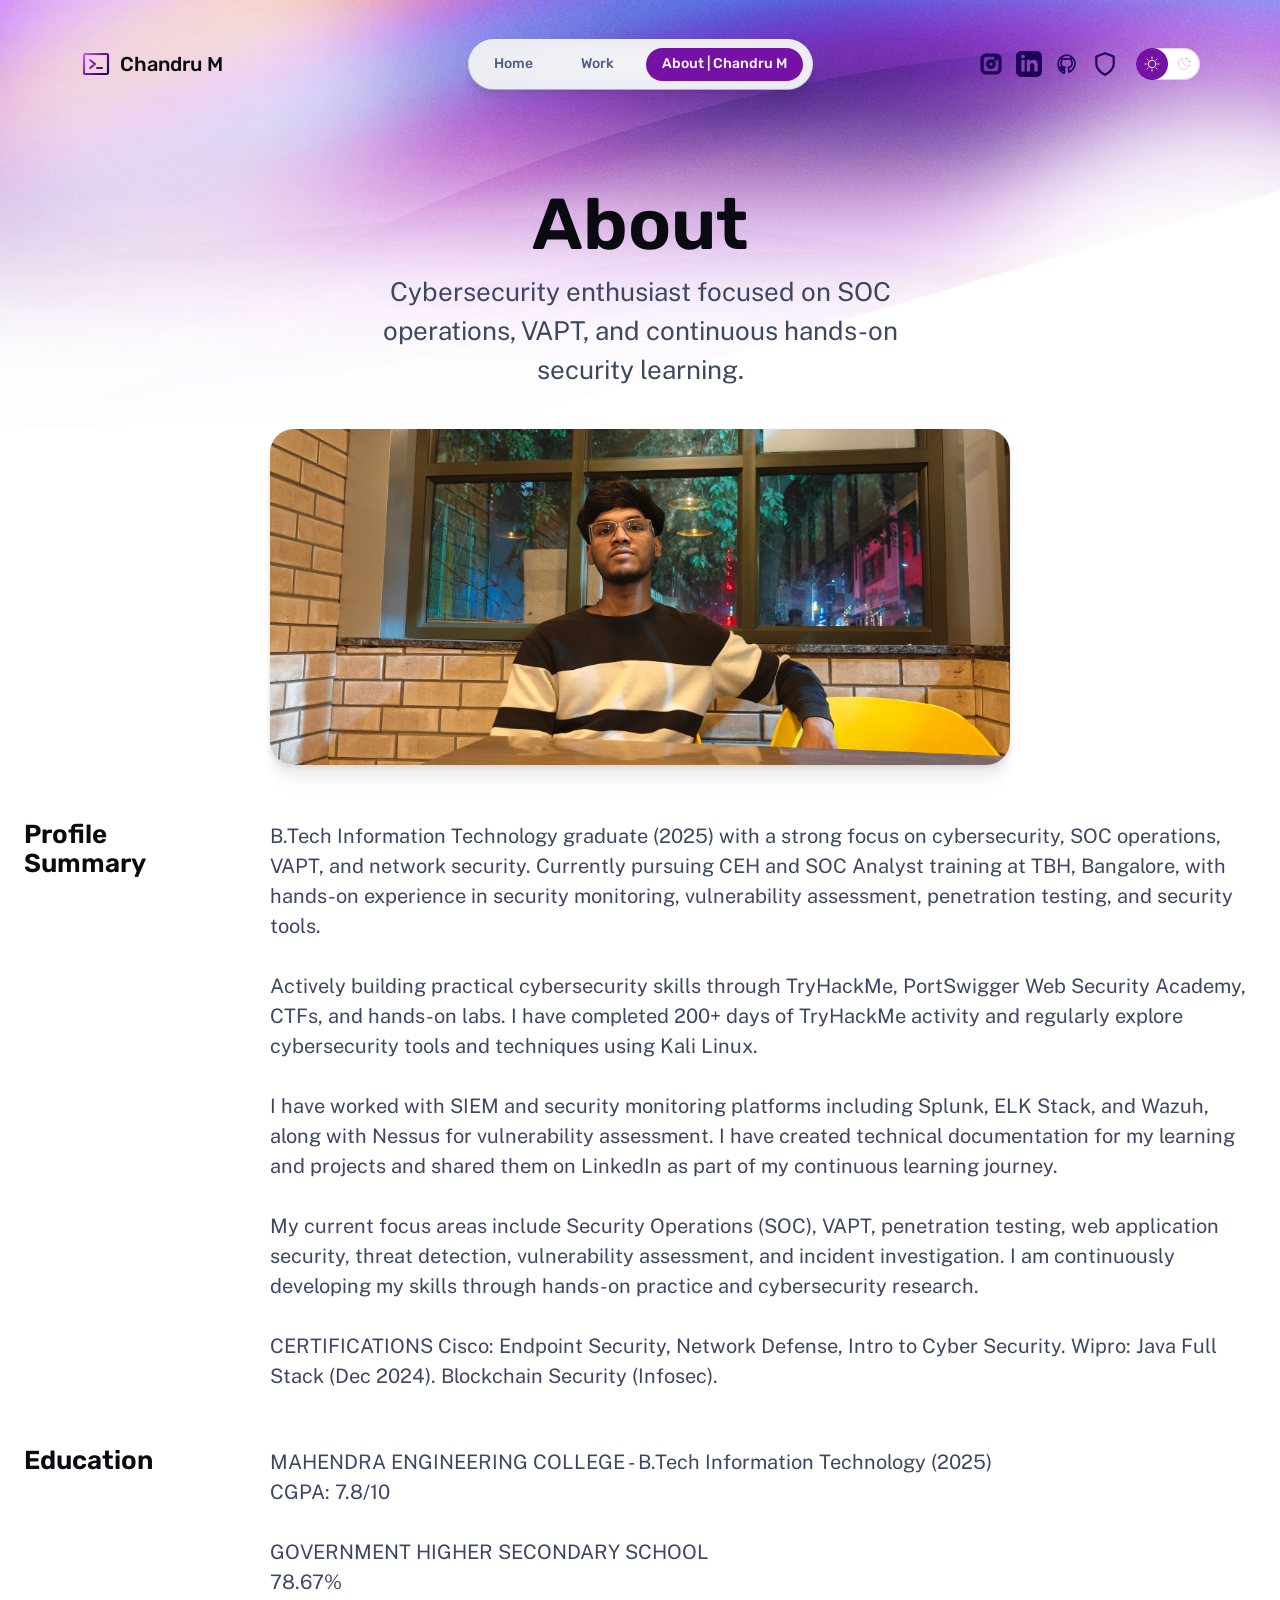
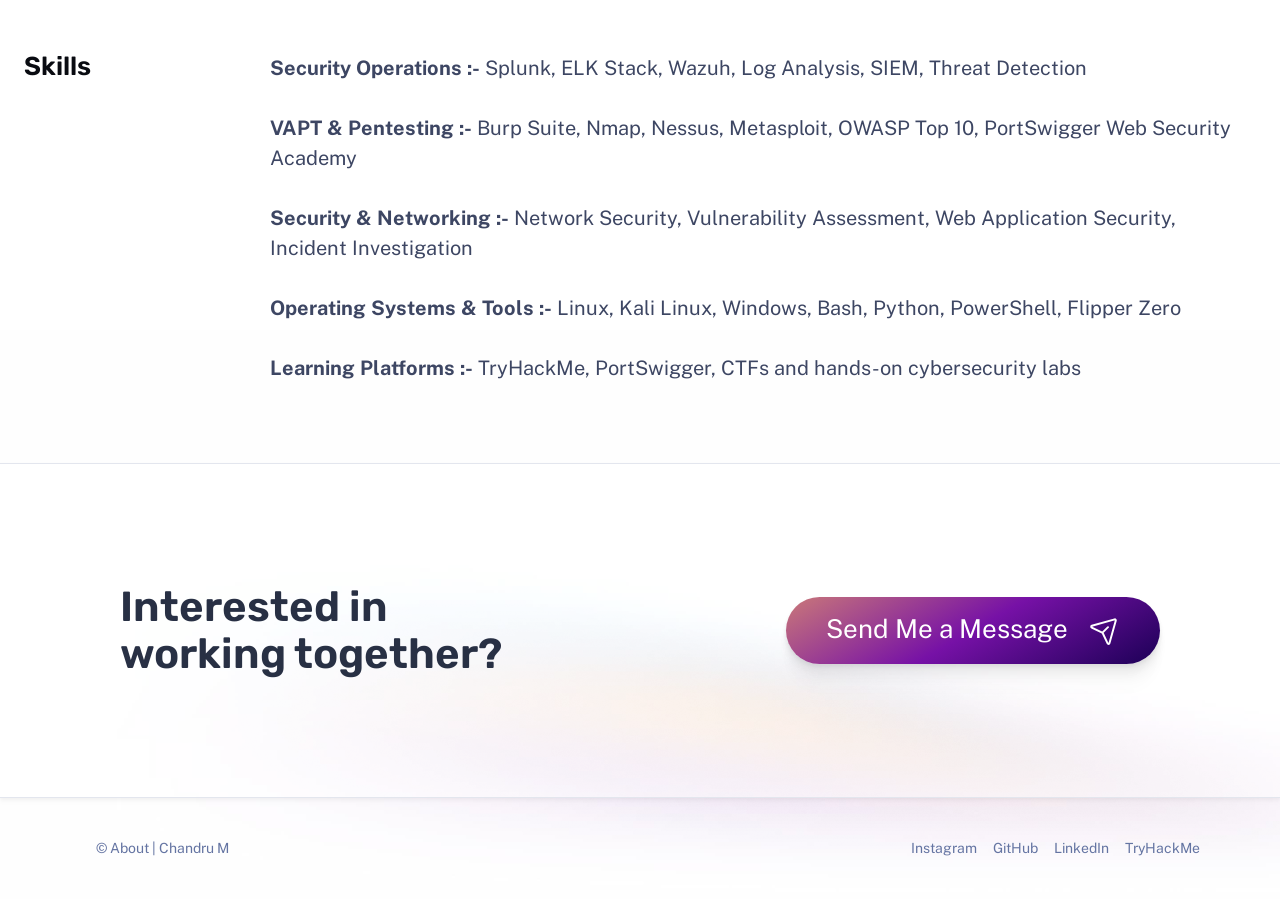
<file: about/index.html>
<!-- This is the about page of Chandru M Portfolio website. It contains the about section and related content. -->
<!doctype html>
<html lang="en" data-astro-cid-37fxchfa>
  <head>
    <meta charset="UTF-8" />
    <meta
      name="description"
      property="og:description"
      content="About | Chandru MChandru M"
    />
    <meta name="viewport" content="width=device-width" />
    <meta name="generator" content="Astro v5.17.2" />
    <title>About | Chandru M|About | Chandru M</title>
    <link rel="icon" type="image/svg+xml" href="/favC.svg" />
    <link rel="preconnect" href="https://fonts.googleapis.com" />
    <link rel="preconnect" href="https://fonts.gstatic.com" crossorigin />
    <link
      href="https://fonts.googleapis.com/css2?family=Public+Sans:ital,wght@0,400;0,700;1,400&family=Rubik:wght@500;600&display=swap"
      rel="stylesheet"
    />
    <script>
      // This code is inlined in the head to make dark mode instant & blocking.
      const getThemePreference = () => {
        if (
          typeof localStorage !== "undefined" &&
          localStorage.getItem("theme")
        ) {
          return localStorage.getItem("theme");
        }
        return window.matchMedia("(prefers-color-scheme: dark)").matches
          ? "dark"
          : "light";
      };
      const isDark = getThemePreference() === "dark";
      document.documentElement.classList[isDark ? "add" : "remove"](
        "theme-dark",
      );

      if (typeof localStorage !== "undefined") {
        // Watch the document element and persist user preference when it changes.
        const observer = new MutationObserver(() => {
          const isDark =
            document.documentElement.classList.contains("theme-dark");
          localStorage.setItem("theme", isDark ? "dark" : "light");
        });
        observer.observe(document.documentElement, {
          attributes: true,
          attributeFilter: ["class"],
        });
      }
    </script>
    <link rel="stylesheet" href="/_astro/about.C0K0_6nf.css" />
    <style>
      a[data-astro-cid-balv45lp] {
        position: relative;
        display: flex;
        place-content: center;
        text-align: center;
        padding: 0.56em 2em;
        gap: 0.8em;
        color: var(--accent-text-over);
        text-decoration: none;
        line-height: 1.1;
        border-radius: 999rem;
        overflow: hidden;
        background: var(--gradient-accent-orange);
        box-shadow: var(--shadow-md);
        white-space: nowrap;
      }
      @media (min-width: 20em) {
        a[data-astro-cid-balv45lp] {
          font-size: var(--text-lg);
        }
      }
      a[data-astro-cid-balv45lp]:after {
        content: "";
        position: absolute;
        inset: 0;
        pointer-events: none;
        transition: background-color var(--theme-transition);
        mix-blend-mode: overlay;
      }
      a[data-astro-cid-balv45lp]:focus:after,
      a[data-astro-cid-balv45lp]:hover:after {
        background-color: hsla(var(--gray-999-basis), 0.3);
      }
      @media (min-width: 50em) {
        a[data-astro-cid-balv45lp] {
          padding: 1.125rem 2.5rem;
          font-size: var(--text-xl);
        }
      }
      aside[data-astro-cid-rcdzuq3a] {
        display: flex;
        flex-direction: column;
        align-items: center;
        gap: 3rem;
        border-top: 1px solid var(--gray-800);
        border-bottom: 1px solid var(--gray-800);
        padding: 5rem 1.5rem;
        background-color: var(--gray-999_40);
        box-shadow: var(--shadow-sm);
      }
      h2[data-astro-cid-rcdzuq3a] {
        font-size: var(--text-xl);
        text-align: center;
        max-width: 15ch;
      }
      @media (min-width: 50em) {
        aside[data-astro-cid-rcdzuq3a] {
          padding: 7.5rem;
          flex-direction: row;
          flex-wrap: wrap;
          justify-content: space-between;
        }
        h2[data-astro-cid-rcdzuq3a] {
          font-size: var(--text-3xl);
          text-align: left;
        }
      }
      .about[data-astro-cid-kh7btl4r] {
        display: flex;
        flex-direction: column;
        gap: 3.5rem;
      }
      img[data-astro-cid-kh7btl4r] {
        margin-top: 1.5rem;
        border-radius: 1.5rem;
        box-shadow: var(--shadow-md);
      }
      section[data-astro-cid-kh7btl4r] {
        display: flex;
        flex-direction: column;
        gap: 0.5rem;
        color: var(--gray-200);
      }
      .section-title[data-astro-cid-kh7btl4r] {
        grid-column-start: 1;
        font-size: var(--text-xl);
        color: var(--gray-0);
      }
      .content[data-astro-cid-kh7btl4r] {
        grid-column: 2 / 4;
      }
      .content[data-astro-cid-kh7btl4r] a {
        text-decoration: 1px solid underline transparent;
        text-underline-offset: 0.25em;
        transition: text-decoration-color var(--theme-transition);
      }
      .content[data-astro-cid-kh7btl4r] a:hover,
      .content[data-astro-cid-kh7btl4r] a:focus {
        text-decoration-color: currentColor;
      }
      @media (min-width: 50em) {
        .about[data-astro-cid-kh7btl4r] {
          display: grid;
          grid-template-columns: 1fr 60% 1fr;
        }
        .about[data-astro-cid-kh7btl4r] > :first-child {
          grid-column-start: 2;
        }
        section[data-astro-cid-kh7btl4r] {
          display: contents;
          font-size: var(--text-lg);
        }
      }
      svg[data-astro-cid-patnjmll] {
        vertical-align: middle;
        width: var(--size, 1em);
        height: var(--size, 1em);
      }
    </style>
  </head>
  <body data-astro-cid-37fxchfa>
    <div class="stack backgrounds" data-astro-cid-37fxchfa>
      <nav data-astro-cid-dmqpwcec>
        <div class="menu-header" data-astro-cid-dmqpwcec>
          <a href="/" class="site-title" data-astro-cid-dmqpwcec>
            <svg
              xmlns="http://www.w3.org/2000/svg"
              width="40"
              height="40"
              viewBox="0 0 256 256"
              aria-hidden="true"
              stroke="url(#icon-gradient-flffnf41)"
              fill="url(#icon-gradient-flffnf41)"
              style="--size: 1.6em"
              class="astro-patnjmll"
              data-astro-cid-patnjmll
            >
              <g data-astro-cid-patnjmll>
                <path
                  fill="none"
                  stroke-linecap="round"
                  stroke-linejoin="round"
                  stroke-width="16"
                  d="m80 96 40 32-40 32m56 0h40"
                />
                <rect
                  width="192"
                  height="160"
                  x="32"
                  y="48"
                  fill="none"
                  stroke-linecap="round"
                  stroke-linejoin="round"
                  stroke-width="16.97"
                  rx="8.5"
                />
              </g>
              <linearGradient
                id="icon-gradient-flffnf41"
                x1="23"
                x2="235"
                y1="43"
                y2="202"
                gradientUnits="userSpaceOnUse"
                data-astro-cid-patnjmll
              >
                <stop
                  stop-color="var(--gradient-stop-1)"
                  data-astro-cid-patnjmll
                ></stop>
                <stop
                  offset=".5"
                  stop-color="var(--gradient-stop-2)"
                  data-astro-cid-patnjmll
                ></stop>
                <stop
                  offset="1"
                  stop-color="var(--gradient-stop-3)"
                  data-astro-cid-patnjmll
                ></stop>
              </linearGradient>
            </svg>
            Chandru M
          </a>
          <menu-button data-astro-cid-dmqpwcec="true">
            <template data-astro-cid-dmqpwcec>
              <button
                class="menu-button"
                aria-expanded="false"
                data-astro-cid-dmqpwcec
              >
                <span class="sr-only" data-astro-cid-dmqpwcec>Menu</span>
                <svg
                  xmlns="http://www.w3.org/2000/svg"
                  width="40"
                  height="40"
                  viewBox="0 0 256 256"
                  aria-hidden="true"
                  stroke="currentcolor"
                  fill="currentcolor"
                  class="astro-patnjmll"
                  data-astro-cid-patnjmll
                >
                  <g data-astro-cid-patnjmll>
                    <path
                      stroke-linecap="round"
                      stroke-linejoin="round"
                      stroke-width="16"
                      d="M40 128h176M40 64h176M40 192h176"
                    />
                  </g>
                </svg>
              </button>
            </template>
          </menu-button>
        </div>
        <noscript>
          <ul class="nav-items" data-astro-cid-dmqpwcec>
            <li data-astro-cid-dmqpwcec>
              <a class="link" href="/" data-astro-cid-dmqpwcec> Home </a>
            </li>
            <li data-astro-cid-dmqpwcec>
              <a class="link" href="/work/" data-astro-cid-dmqpwcec> Work </a>
            </li>
            <li data-astro-cid-dmqpwcec>
              <a
                aria-current="page"
                class="link"
                href="/about/"
                data-astro-cid-dmqpwcec
              >
                About | Chandru M</a
              >
            </li>
          </ul>
        </noscript>
        <noscript>
          <div class="menu-footer" data-astro-cid-dmqpwcec>
            <div class="socials" data-astro-cid-dmqpwcec>
              <a
                href="https://www.instagram.com/chan.callisto"
                class="social"
                data-astro-cid-dmqpwcec
              >
                <span class="sr-only" data-astro-cid-dmqpwcec>Instagram</span>
                <svg
                  xmlns="http://www.w3.org/2000/svg"
                  width="40"
                  height="40"
                  viewBox="0 0 256 256"
                  aria-hidden="true"
                  stroke="currentcolor"
                  fill="currentcolor"
                  class="astro-patnjmll"
                  data-astro-cid-patnjmll
                >
                  <g data-astro-cid-patnjmll>
                    <path
                      fill="none"
                      stroke-linecap="round"
                      stroke-linejoin="round"
                      stroke-width="16"
                      d="M176,32H80A48,48,0,0,0,32,80v96a48,48,0,0,0,48,48h96a48,48,0,0,0,48-48V80A48,48,0,0,0,176,32Zm32,144a32,32,0,0,1-32,32H80a32,32,0,0,1-32-32V80A32,32,0,0,1,80,48h96a32,32,0,0,1,32,32ZM128,88a40,40,0,1,0,40,40A40,40,0,0,0,128,88Zm0,64a24,24,0,1,1,24-24A24,24,0,0,1,128,152ZM188,76a12,12,0,1,1-12-12A12,12,0,0,1,188,76Z"
                    />
                  </g>
                </svg>
              </a>
              <a
                href="https://www.linkedin.com/in/mchandruchan/"
                class="social"
                data-astro-cid-dmqpwcec
              >
                <span class="sr-only" data-astro-cid-dmqpwcec>LinkedIn</span>
                <svg
                  xmlns="http://www.w3.org/2000/svg"
                  width="40"
                  height="40"
                  viewBox="0 0 24 24"
                  aria-hidden="true"
                  fill="currentcolor"
                  class="astro-patnjmll"
                  data-astro-cid-patnjmll
                >
                  <g data-astro-cid-patnjmll>
                    <path
                      d="M19 0h-14c-2.761 0-5 2.239-5 5v14c0 2.761 2.239 5 5 5h14c2.762 0 5-2.239 5-5v-14c0-2.761-2.238-5-5-5zm-11 19h-3v-11h3v11zm-1.5-12.268c-.966 0-1.75-.79-1.75-1.764s.784-1.764 1.75-1.764 1.75.79 1.75 1.764-.783 1.764-1.75 1.764zm13.5 12.268h-3v-5.604c0-3.368-4-3.113-4 0v5.604h-3v-11h3v1.765c1.396-2.586 7-2.777 7 2.476v6.759z"
                    />
                  </g>
                </svg>
              </a>
              <a
                href="https://github.com/mchandru-root"
                class="social"
                data-astro-cid-dmqpwcec
              >
                <span class="sr-only" data-astro-cid-dmqpwcec>GitHub</span>
                <svg
                  xmlns="http://www.w3.org/2000/svg"
                  width="40"
                  height="40"
                  viewBox="0 0 256 256"
                  aria-hidden="true"
                  stroke="currentcolor"
                  fill="currentcolor"
                  class="astro-patnjmll"
                  data-astro-cid-patnjmll
                >
                  <g data-astro-cid-patnjmll>
                    <path
                      fill="none"
                      stroke-linecap="round"
                      stroke-linejoin="round"
                      stroke-width="16"
                      d="M128,40A88,88,0,0,0,40,128c0,39.5,22.7,73.6,55.4,90.4a4.4,4.4,0,0,0,6.6-4.1V187.1c-24.5,5.3-29.7-11.8-29.7-11.8-4-10.2-9.8-12.9-9.8-12.9-8-5.5.6-5.4.6-5.4,8.8.6,13.5,9.1,13.5,9.1,7.9,13.5,20.7,9.6,25.7,7.3,0.8-5.7,3.1-9.6,5.6-11.8-19.5-2.2-40.1-9.8-40.1-43.5,0-9.6,3.4-17.4,9.1-23.5-0.9-2.2-3.9-11.1.9-23.1,0,0,7.4-2.4,24.2,9a84.4,84.4,0,0,1,44,0c16.8-11.4,24.2-9,24.2-9,4.8,12,.8,20.9,0,23.1,5.7,6.1,9.1,13.9,9.1,23.5,0,33.8-20.6,41.2-40.2,43.4,3.2,2.8,6.1,8.2,6.1,16.6v24.6a4.4,4.4,0,0,0,6.6,4.1c32.7-16.8,55.4-50.9,55.4-90.4A88,88,0,0,0,128,40Z"
                    />
                  </g>
                </svg>
              </a>
              <a
                href="https://tryhackme.com/p/ROOT51"
                class="social"
                data-astro-cid-dmqpwcec
              >
                <span class="sr-only" data-astro-cid-dmqpwcec>TryHackMe</span>
                <svg
                  xmlns="http://www.w3.org/2000/svg"
                  width="40"
                  height="40"
                  viewBox="0 0 24 24"
                  aria-hidden="true"
                  fill="none"
                  stroke="currentcolor"
                  stroke-width="2"
                  stroke-linecap="round"
                  stroke-linejoin="round"
                  class="astro-patnjmll"
                  data-astro-cid-patnjmll
                >
                  <path d="M12 22s8-4 8-10V5l-8-3-8 3v7c0 6 8 10 8 10z" />
                </svg>
              </a>
              
            </div>
          </div>
        </noscript>
        <div id="menu-content" hidden data-astro-cid-dmqpwcec>
          <ul class="nav-items" data-astro-cid-dmqpwcec>
            <li data-astro-cid-dmqpwcec>
              <a class="link" href="/" data-astro-cid-dmqpwcec> Home </a>
            </li>
            <li data-astro-cid-dmqpwcec>
              <a class="link" href="/work/" data-astro-cid-dmqpwcec> Work </a>
            </li>
            <li data-astro-cid-dmqpwcec>
              <a
                aria-current="page"
                class="link"
                href="/about/"
                data-astro-cid-dmqpwcec
              >
                About | Chandru M</a
              >
            </li>
          </ul>
          <div class="menu-footer" data-astro-cid-dmqpwcec>
            <div class="socials" data-astro-cid-dmqpwcec>
              <a
                href="https://www.instagram.com/chan.callisto"
                class="social"
                data-astro-cid-dmqpwcec
              >
                <span class="sr-only" data-astro-cid-dmqpwcec>Instagram</span>
                <svg
                  xmlns="http://www.w3.org/2000/svg"
                  width="40"
                  height="40"
                  viewBox="0 0 256 256"
                  aria-hidden="true"
                  stroke="currentcolor"
                  fill="currentcolor"
                  class="astro-patnjmll"
                  data-astro-cid-patnjmll
                >
                  <g data-astro-cid-patnjmll>
                    <path
                      fill="none"
                      stroke-linecap="round"
                      stroke-linejoin="round"
                      stroke-width="16"
                      d="M176,32H80A48,48,0,0,0,32,80v96a48,48,0,0,0,48,48h96a48,48,0,0,0,48-48V80A48,48,0,0,0,176,32Zm32,144a32,32,0,0,1-32,32H80a32,32,0,0,1-32-32V80A32,32,0,0,1,80,48h96a32,32,0,0,1,32,32ZM128,88a40,40,0,1,0,40,40A40,40,0,0,0,128,88Zm0,64a24,24,0,1,1,24-24A24,24,0,0,1,128,152ZM188,76a12,12,0,1,1-12-12A12,12,0,0,1,188,76Z"
                    />
                  </g>
                </svg>
              </a>
              <a
                href="https://www.linkedin.com/in/mchandruchan/"
                class="social"
                data-astro-cid-dmqpwcec
              >
                <span class="sr-only" data-astro-cid-dmqpwcec>LinkedIn</span>
                <svg
                  xmlns="http://www.w3.org/2000/svg"
                  width="40"
                  height="40"
                  viewBox="0 0 24 24"
                  aria-hidden="true"
                  fill="currentcolor"
                  class="astro-patnjmll"
                  data-astro-cid-patnjmll
                >
                  <g data-astro-cid-patnjmll>
                    <path
                      d="M19 0h-14c-2.761 0-5 2.239-5 5v14c0 2.761 2.239 5 5 5h14c2.762 0 5-2.239 5-5v-14c0-2.761-2.238-5-5-5zm-11 19h-3v-11h3v11zm-1.5-12.268c-.966 0-1.75-.79-1.75-1.764s.784-1.764 1.75-1.764 1.75.79 1.75 1.764-.783 1.764-1.75 1.764zm13.5 12.268h-3v-5.604c0-3.368-4-3.113-4 0v5.604h-3v-11h3v1.765c1.396-2.586 7-2.777 7 2.476v6.759z"
                    />
                  </g>
                </svg>
              </a>
              <a
                href="https://github.com/mchandru-root"
                class="social"
                data-astro-cid-dmqpwcec
              >
                <span class="sr-only" data-astro-cid-dmqpwcec>GitHub</span>
                <svg
                  xmlns="http://www.w3.org/2000/svg"
                  width="40"
                  height="40"
                  viewBox="0 0 256 256"
                  aria-hidden="true"
                  stroke="currentcolor"
                  fill="currentcolor"
                  class="astro-patnjmll"
                  data-astro-cid-patnjmll
                >
                  <g data-astro-cid-patnjmll>
                    <path
                      fill="none"
                      stroke-linecap="round"
                      stroke-linejoin="round"
                      stroke-width="16"
                      d="M128,40A88,88,0,0,0,40,128c0,39.5,22.7,73.6,55.4,90.4a4.4,4.4,0,0,0,6.6-4.1V187.1c-24.5,5.3-29.7-11.8-29.7-11.8-4-10.2-9.8-12.9-9.8-12.9-8-5.5.6-5.4.6-5.4,8.8.6,13.5,9.1,13.5,9.1,7.9,13.5,20.7,9.6,25.7,7.3,0.8-5.7,3.1-9.6,5.6-11.8-19.5-2.2-40.1-9.8-40.1-43.5,0-9.6,3.4-17.4,9.1-23.5-0.9-2.2-3.9-11.1.9-23.1,0,0,7.4-2.4,24.2,9a84.4,84.4,0,0,1,44,0c16.8-11.4,24.2-9,24.2-9,4.8,12,.8,20.9,0,23.1,5.7,6.1,9.1,13.9,9.1,23.5,0,33.8-20.6,41.2-40.2,43.4,3.2,2.8,6.1,8.2,6.1,16.6v24.6a4.4,4.4,0,0,0,6.6,4.1c32.7-16.8,55.4-50.9,55.4-90.4A88,88,0,0,0,128,40Z"
                    />
                  </g>
                </svg>
              </a>
              <a
                href="https://tryhackme.com/p/ROOT51"
                class="social"
                data-astro-cid-dmqpwcec
              >
                <span class="sr-only" data-astro-cid-dmqpwcec>TryHackMe</span>
                <svg
                  xmlns="http://www.w3.org/2000/svg"
                  width="40"
                  height="40"
                  viewBox="0 0 24 24"
                  aria-hidden="true"
                  fill="none"
                  stroke="currentcolor"
                  stroke-width="2"
                  stroke-linecap="round"
                  stroke-linejoin="round"
                  class="astro-patnjmll"
                  data-astro-cid-patnjmll
                >
                  <path d="M12 22s8-4 8-10V5l-8-3-8 3v7c0 6 8 10 8 10z" />
                </svg>
              </a>
            </div>
            <div class="theme-toggle" data-astro-cid-dmqpwcec>
              <theme-toggle data-astro-cid-x3pjskd3="true">
                <button data-astro-cid-x3pjskd3>
                  <span class="sr-only" data-astro-cid-x3pjskd3
                    >Dark theme</span
                  >
                  <span class="icon light" data-astro-cid-x3pjskd3
                    ><svg
                      xmlns="http://www.w3.org/2000/svg"
                      width="40"
                      height="40"
                      viewBox="0 0 256 256"
                      aria-hidden="true"
                      stroke="currentcolor"
                      fill="currentcolor"
                      class="astro-patnjmll"
                      data-astro-cid-patnjmll
                    >
                      <g data-astro-cid-patnjmll>
                        <circle
                          cx="128"
                          cy="128"
                          r="60"
                          fill="none"
                          stroke-linecap="round"
                          stroke-linejoin="round"
                          stroke-width="16"
                        />
                        <path
                          fill="none"
                          stroke-linecap="round"
                          stroke-linejoin="round"
                          stroke-width="16"
                          d="M128 36V16M63 63 49 49m-13 79H16m47 65-14 14m79 13v20m65-47 14 14m13-79h20m-47-65 14-14"
                        />
                      </g>
                    </svg>
                  </span>
                  <span class="icon dark" data-astro-cid-x3pjskd3
                    ><svg
                      xmlns="http://www.w3.org/2000/svg"
                      width="40"
                      height="40"
                      viewBox="0 0 256 256"
                      aria-hidden="true"
                      stroke="currentcolor"
                      fill="currentcolor"
                      class="astro-patnjmll"
                      data-astro-cid-patnjmll
                    >
                      <g data-astro-cid-patnjmll>
                        <path
                          fill="none"
                          stroke-linecap="round"
                          stroke-linejoin="round"
                          stroke-width="16"
                          d="M216 112V64m24 24h-48m-24-64v32m16-16h-32m65 113A92 92 0 0 1 103 39h0a92 92 0 1 0 114 114Z"
                        />
                      </g>
                    </svg>
                  </span>
                </button>
              </theme-toggle>
              <script type="module">
                class n extends HTMLElement {
                  constructor() {
                    super();
                    const e = this.querySelector("button"),
                      t = (s) => {
                        (document.documentElement.classList[
                          s ? "add" : "remove"
                        ]("theme-dark"),
                          e.setAttribute("aria-pressed", String(s)));
                      };
                    (e.addEventListener("click", () => t(!this.isDark())),
                      t(this.isDark()));
                  }
                  isDark() {
                    return document.documentElement.classList.contains(
                      "theme-dark",
                    );
                  }
                }
                customElements.define("theme-toggle", n);
              </script>
            </div>
          </div>
        </div>
      </nav>
      <script type="module">
        class i extends HTMLElement {
          constructor() {
            (super(),
              this.appendChild(
                this.querySelector("template").content.cloneNode(!0),
              ));
            const n = this.querySelector("button"),
              t = document.getElementById("menu-content");
            ((t.hidden = !0), t.classList.add("menu-content"));
            const d = (e) => {
              (n.setAttribute("aria-expanded", e ? "true" : "false"),
                (t.hidden = !e));
            };
            n.addEventListener("click", () => d(t.hidden));
            const s = (e) => {
                (d(e.matches), (n.hidden = e.matches));
              },
              c = window.matchMedia("(min-width: 50em)");
            (s(c), c.addEventListener("change", s));
          }
        }
        customElements.define("menu-button", i);
      </script>
      <div class="stack gap-20" data-astro-cid-kh7btl4r>
        <main class="wrapper about" data-astro-cid-kh7btl4r>
          <div class="hero stack gap-4 center" data-astro-cid-bbe6dxrz>
            <div class="stack gap-2" data-astro-cid-bbe6dxrz>
              <h1 class="title" data-astro-cid-bbe6dxrz>About</h1>
              <p class="tagline" data-astro-cid-bbe6dxrz>
                Cybersecurity enthusiast focused on SOC operations, VAPT,
                and continuous hands-on security learning.
              </p>
            </div>
            <img
              width="1553"
              height="873"
              src="/assets/aboutchan.jpeg"
              alt="Chandru M"
              data-astro-cid-kh7btl4r
            />
          </div>
          <section data-astro-cid-kh7btl4r>
            <h2 class="section-title" data-astro-cid-kh7btl4r>
              Profile Summary
            </h2>
            <div class="content" data-astro-cid-kh7btl4r>
              <p data-astro-cid-kh7btl4r>
                B.Tech Information Technology graduate (2025) with a strong focus on
                cybersecurity, SOC operations, VAPT, and network security. Currently
                pursuing CEH and SOC Analyst training at TBH, Bangalore, with hands-on
                experience in security monitoring, vulnerability assessment, penetration
                testing, and security tools.
              </p>
              <p data-astro-cid-kh7btl4r>
                <br />
                Actively building practical cybersecurity skills through TryHackMe,
                PortSwigger Web Security Academy, CTFs, and hands-on labs. I have
                completed 200+ days of TryHackMe activity and regularly explore
                cybersecurity tools and techniques using Kali Linux.
              </p>
              <p data-astro-cid-kh7btl4r>
                <br />
                 I have worked with SIEM and security monitoring platforms including
                 Splunk, ELK Stack, and Wazuh, along with Nessus for vulnerability
                 assessment. I have created technical documentation for my learning and
                 projects and shared them on LinkedIn as part of my continuous learning
                 journey.
              </p>
              <p data-astro-cid-kh7btl4r>
                <br />
                 My current focus areas include Security Operations (SOC), VAPT,
                 penetration testing, web application security, threat detection,
                 vulnerability assessment, and incident investigation. I am continuously
                 developing my skills through hands-on practice and cybersecurity
                 research.
              </p>

              <p data-astro-cid-kh7btl4r>
                <br />
                CERTIFICATIONS Cisco: Endpoint Security, Network Defense, Intro
                to Cyber Security. Wipro: Java Full Stack (Dec 2024).
                Blockchain Security (Infosec).
              </p>
            </div>
          </section>
          <section data-astro-cid-kh7btl4r>
            <h2 class="section-title" data-astro-cid-kh7btl4r>Education</h2>
            <div class="content" data-astro-cid-kh7btl4r>
              <p data-astro-cid-kh7btl4r>
                MAHENDRA ENGINEERING COLLEGE - B.Tech Information Technology (2025)
                <br />
                  CGPA: 7.8/10
                <br /><br />
                GOVERNMENT HIGHER SECONDARY SCHOOL
                <br />
                   78.67%
              </p>
            </div>
          </section>
          <section data-astro-cid-kh7btl4r>
            <h2 class="section-title" data-astro-cid-kh7btl4r>Skills</h2>
            <div class="content" data-astro-cid-kh7btl4r>
              <p data-astro-cid-kh7btl4r>
      <strong>Security Operations :-</strong> Splunk, ELK Stack, Wazuh,
      Log Analysis, SIEM, Threat Detection
      <br /><br />

      <strong>VAPT & Pentesting :-</strong> Burp Suite, Nmap, Nessus,
      Metasploit, OWASP Top 10, PortSwigger Web Security Academy
      <br /><br />

      <strong>Security & Networking :-</strong> Network Security, Vulnerability
      Assessment, Web Application Security, Incident Investigation
      <br /><br />

      <strong>Operating Systems & Tools :-</strong> Linux, Kali Linux,
      Windows, Bash, Python, PowerShell, Flipper Zero
      <br /><br />

      <strong>Learning Platforms :-</strong> TryHackMe, PortSwigger,
      CTFs and hands-on cybersecurity labs
    </p>
            </div>
          </section>
        </main>
        <aside data-astro-cid-rcdzuq3a>
          <h2 data-astro-cid-rcdzuq3a>Interested in working together?</h2>
          <a href="mailto:mchandru.root@gmail.com" data-astro-cid-balv45lp>
            Send Me a Message
            <svg
              xmlns="http://www.w3.org/2000/svg"
              width="40"
              height="40"
              viewBox="0 0 256 256"
              aria-hidden="true"
              stroke="currentcolor"
              fill="currentcolor"
              style="--size: 1.2em"
              class="astro-patnjmll"
              data-astro-cid-patnjmll
            >
              <g data-astro-cid-patnjmll>
                <path
                  fill="none"
                  stroke-linecap="round"
                  stroke-linejoin="round"
                  stroke-width="16"
                  d="M210.3 35.9 23.9 88.4a8 8 0 0 0-1.2 15l85.6 40.5a7.8 7.8 0 0 1 3.8 3.8l40.5 85.6a8 8 0 0 0 15-1.2l52.5-186.4a7.9 7.9 0 0 0-9.8-9.8Zm-99.4 109.2 45.2-45.2"
                />
              </g>
            </svg>
          </a>
        </aside>
      </div>
      <footer data-astro-cid-sz7xmlte>
        <div class="group" data-astro-cid-sz7xmlte>
          <p data-astro-cid-sz7xmlte></p>
          <p data-astro-cid-sz7xmlte>&copy; About | Chandru M</p>
        </div>
        <p class="socials" data-astro-cid-sz7xmlte>
          <a
            href="https://www.instagram.com/chan.callisto"
            data-astro-cid-sz7xmlte
          >
            Instagram</a
          >
          <a href="https://github.com/mchandru-root" data-astro-cid-sz7xmlte>
            GitHub</a
          >
          <a
            href="https://www.linkedin.com/in/mchandruchan/"
            data-astro-cid-sz7xmlte
          >
            LinkedIn</a
          >
          <a href="https://tryhackme.com/p/ROOT51" data-astro-cid-sz7xmlte>
            TryHackMe</a
          >
        </p>
      </footer>
    </div>
    <script type="module">
      addEventListener("load", () =>
        document.documentElement.classList.add("loaded"),
      );
    </script>
  </body>
</html>
</file>
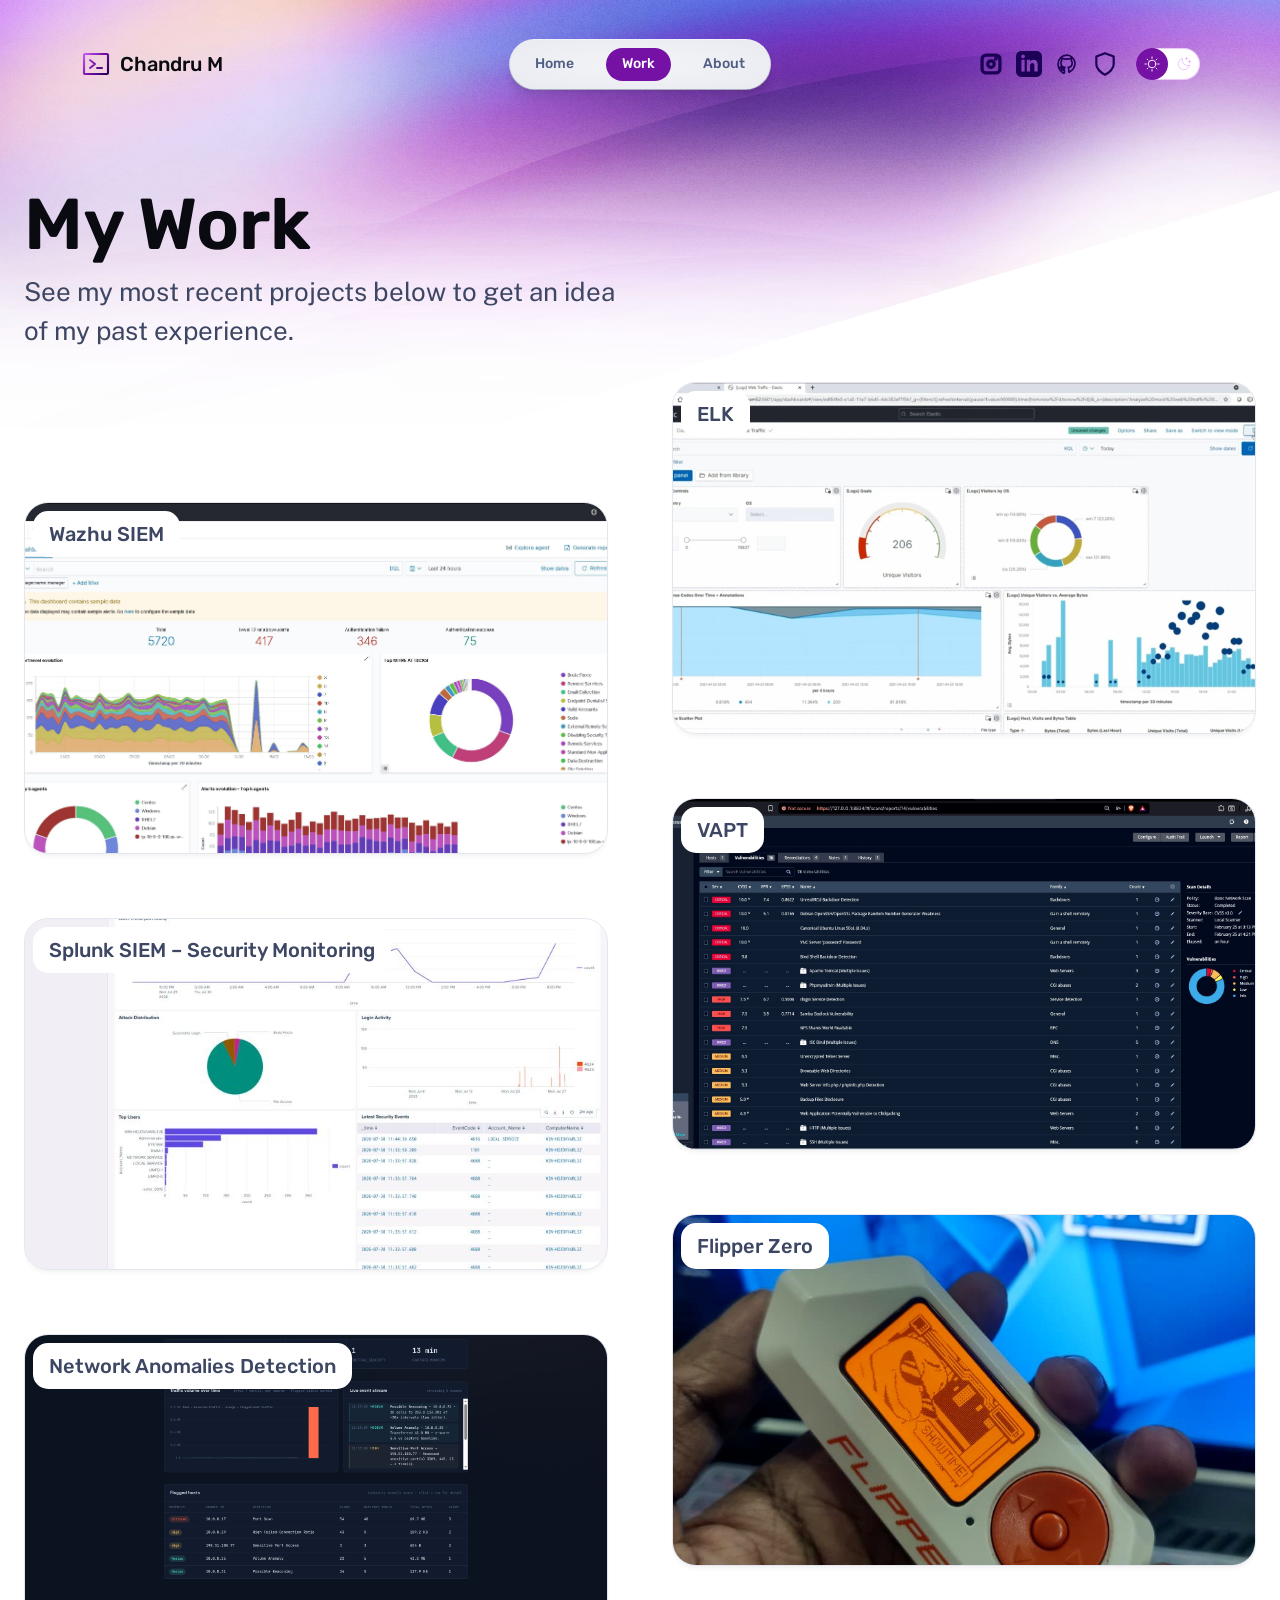
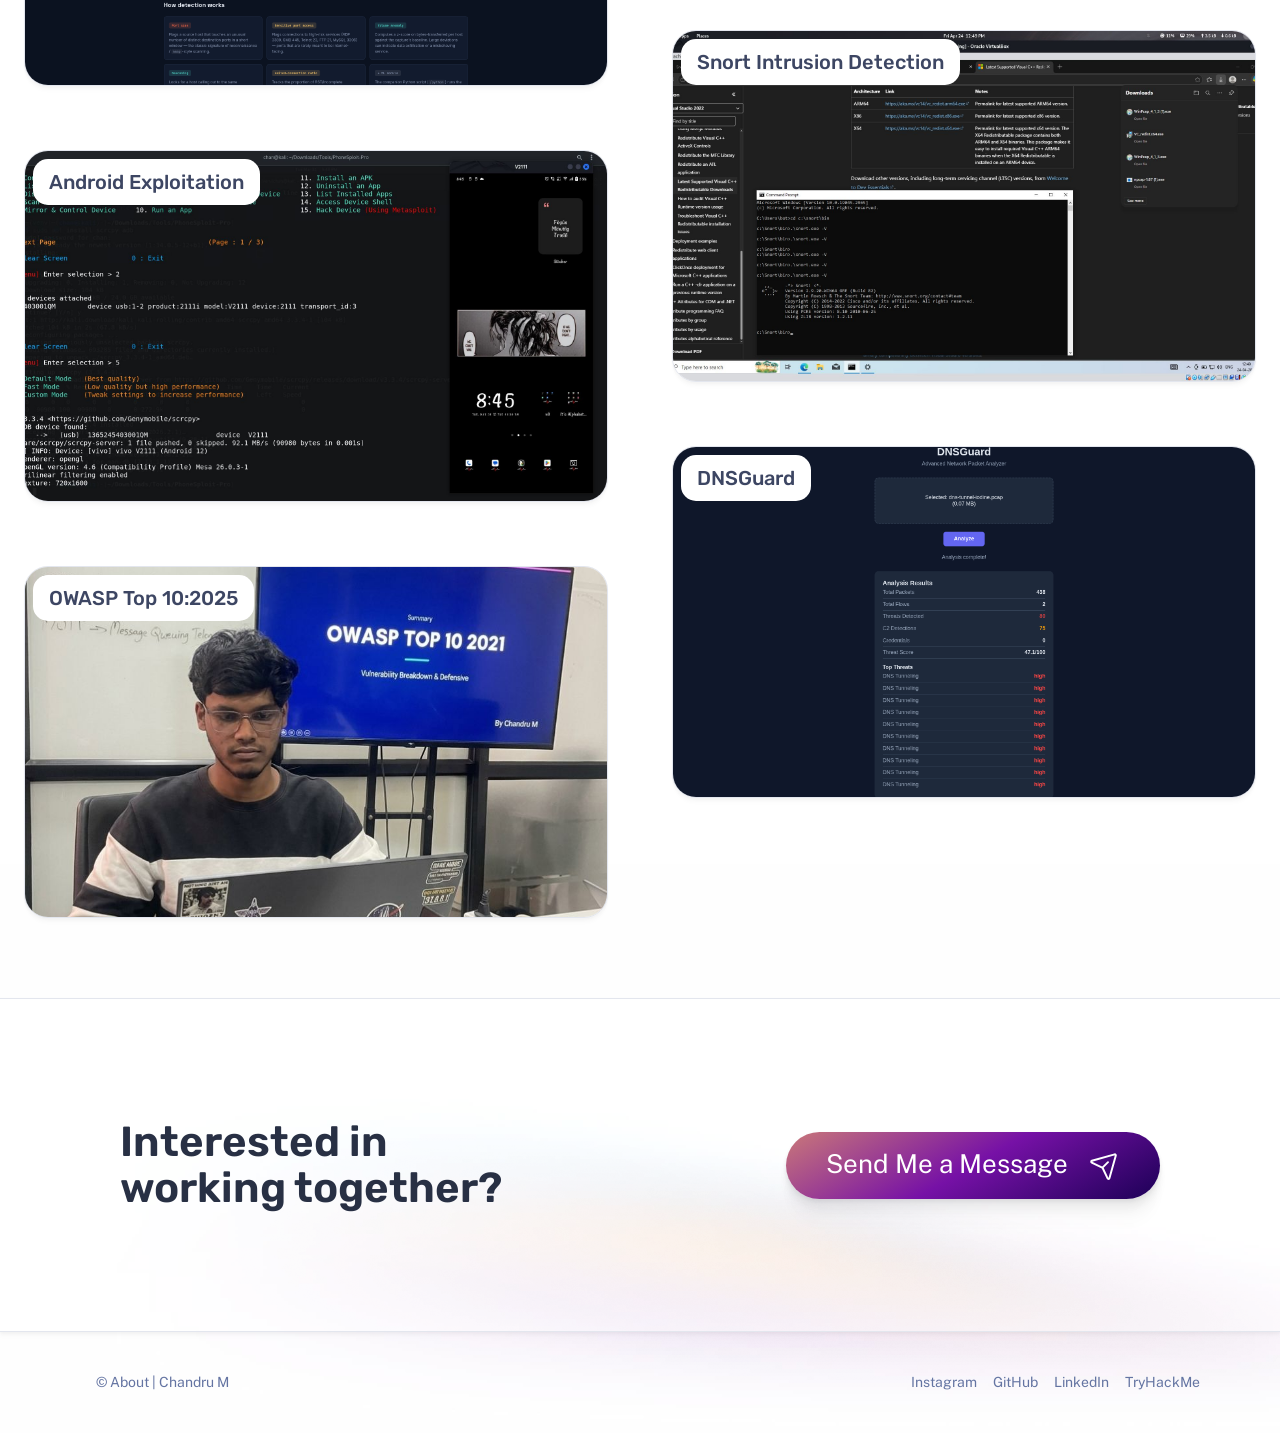
<file: work/index.html>
<!-- This is the work page of Chandru M Portfolio website. It contains the work section and related content. -->
<!doctype html>
<html lang="en" data-astro-cid-37fxchfa>
  <head>
    <meta charset="UTF-8" />
    <meta
      name="description"
      property="og:description"
      content="Learn about Chandru M's most recent projects"
    />
    <meta name="viewport" content="width=device-width" />
    <meta name="generator" content="Astro v5.17.2" />
    <title>My Work | Chandru M</title>
    <link rel="icon" type="image/svg+xml" href="/favC.svg" />
    <link rel="preconnect" href="https://fonts.googleapis.com" />
    <link rel="preconnect" href="https://fonts.gstatic.com" crossorigin />
    <link
      href="https://fonts.googleapis.com/css2?family=Public+Sans:ital,wght@0,400;0,700;1,400&family=Rubik:wght@500;600&display=swap"
      rel="stylesheet"
    />
    <script>
      // This code is inlined in the head to make dark mode instant & blocking.
      const getThemePreference = () => {
        if (
          typeof localStorage !== "undefined" &&
          localStorage.getItem("theme")
        ) {
          return localStorage.getItem("theme");
        }
        return window.matchMedia("(prefers-color-scheme: dark)").matches
          ? "dark"
          : "light";
      };
      const isDark = getThemePreference() === "dark";
      document.documentElement.classList[isDark ? "add" : "remove"](
        "theme-dark",
      );

      if (typeof localStorage !== "undefined") {
        // Watch the document element and persist user preference when it changes.
        const observer = new MutationObserver(() => {
          const isDark =
            document.documentElement.classList.contains("theme-dark");
          localStorage.setItem("theme", isDark ? "dark" : "light");
        });
        observer.observe(document.documentElement, {
          attributes: true,
          attributeFilter: ["class"],
        });
      }
    </script>
    <style>
      a[data-astro-cid-balv45lp] {
        position: relative;
        display: flex;
        place-content: center;
        text-align: center;
        padding: 0.56em 2em;
        gap: 0.8em;
        color: var(--accent-text-over);
        text-decoration: none;
        line-height: 1.1;
        border-radius: 999rem;
        overflow: hidden;
        background: var(--gradient-accent-orange);
        box-shadow: var(--shadow-md);
        white-space: nowrap;
      }
      @media (min-width: 20em) {
        a[data-astro-cid-balv45lp] {
          font-size: var(--text-lg);
        }
      }
      a[data-astro-cid-balv45lp]:after {
        content: "";
        position: absolute;
        inset: 0;
        pointer-events: none;
        transition: background-color var(--theme-transition);
        mix-blend-mode: overlay;
      }
      a[data-astro-cid-balv45lp]:focus:after,
      a[data-astro-cid-balv45lp]:hover:after {
        background-color: hsla(var(--gray-999-basis), 0.3);
      }
      @media (min-width: 50em) {
        a[data-astro-cid-balv45lp] {
          padding: 1.125rem 2.5rem;
          font-size: var(--text-xl);
        }
      }
      aside[data-astro-cid-rcdzuq3a] {
        display: flex;
        flex-direction: column;
        align-items: center;
        gap: 3rem;
        border-top: 1px solid var(--gray-800);
        border-bottom: 1px solid var(--gray-800);
        padding: 5rem 1.5rem;
        background-color: var(--gray-999_40);
        box-shadow: var(--shadow-sm);
      }
      h2[data-astro-cid-rcdzuq3a] {
        font-size: var(--text-xl);
        text-align: center;
        max-width: 15ch;
      }
      @media (min-width: 50em) {
        aside[data-astro-cid-rcdzuq3a] {
          padding: 7.5rem;
          flex-direction: row;
          flex-wrap: wrap;
          justify-content: space-between;
        }
        h2[data-astro-cid-rcdzuq3a] {
          font-size: var(--text-3xl);
          text-align: left;
        }
      }
      .grid[data-astro-cid-vc5tsdmu] {
        display: grid;
        grid-auto-rows: 1fr;
        gap: 1rem;
        list-style: none;
        padding: 0;
      }
      .grid[data-astro-cid-vc5tsdmu].small {
        grid-template-columns: 1fr 1fr;
        gap: 1.5rem;
      }
      .grid[data-astro-cid-vc5tsdmu].small > :last-child:nth-child(odd) {
        grid-column: 1 / 3;
      }
      @media (min-width: 50em) {
        .grid[data-astro-cid-vc5tsdmu] {
          grid-template-columns: 1fr 1fr;
          gap: 4rem;
        }
        .grid[data-astro-cid-vc5tsdmu].offset {
          --row-offset: 7.5rem;
          padding-bottom: var(--row-offset);
        }
        .grid[data-astro-cid-vc5tsdmu].offset > :nth-child(odd) {
          transform: translateY(var(--row-offset));
        }
        .grid[data-astro-cid-vc5tsdmu].offset > :last-child:nth-child(odd) {
          grid-column: 2 / 3;
          transform: none;
        }
        .grid[data-astro-cid-vc5tsdmu].small {
          display: flex;
          flex-wrap: wrap;
          justify-content: center;
          gap: 2rem;
        }
        .grid[data-astro-cid-vc5tsdmu].small > * {
          flex-basis: 20rem;
        }
      }
      .card[data-astro-cid-lgkm4u2a] {
        display: grid;
        grid-template: auto 1fr / auto 1fr;
        height: 11rem;
        background: var(--gradient-subtle);
        border: 1px solid var(--gray-800);
        border-radius: 0.75rem;
        overflow: hidden;
        box-shadow: var(--shadow-sm);
        text-decoration: none;
        font-family: var(--font-brand);
        font-size: var(--text-lg);
        font-weight: 500;
        transition: box-shadow var(--theme-transition);
      }
      .card[data-astro-cid-lgkm4u2a]:hover {
        box-shadow: var(--shadow-md);
      }
      .title[data-astro-cid-lgkm4u2a] {
        grid-area: 1 / 1 / 2 / 2;
        z-index: 1;
        margin: 0.5rem;
        padding: 0.5rem 1rem;
        background: var(--gray-999);
        color: var(--gray-200);
        border-radius: 0.375rem;
      }
      img[data-astro-cid-lgkm4u2a] {
        grid-area: 1 / 1 / 3 / 3;
        width: 100%;
        height: 100%;
        object-fit: cover;
      }
      @media (min-width: 50em) {
        .card[data-astro-cid-lgkm4u2a] {
          height: 22rem;
          border-radius: 1.5rem;
        }
        .title[data-astro-cid-lgkm4u2a] {
          border-radius: 0.9375rem;
        }
      }
    </style>
    <link rel="stylesheet" href="/_astro/about.C0K0_6nf.css" />
    <style>
      svg[data-astro-cid-patnjmll] {
        vertical-align: middle;
        width: var(--size, 1em);
        height: var(--size, 1em);
      }
    </style>
  </head>
  <body data-astro-cid-37fxchfa>
    <div class="stack backgrounds" data-astro-cid-37fxchfa>
      <nav data-astro-cid-dmqpwcec>
        <div class="menu-header" data-astro-cid-dmqpwcec>
          <a href="/" class="site-title" data-astro-cid-dmqpwcec>
            <svg
              xmlns="http://www.w3.org/2000/svg"
              width="40"
              height="40"
              viewBox="0 0 256 256"
              aria-hidden="true"
              stroke="url(#icon-gradient-flffnf41)"
              fill="url(#icon-gradient-flffnf41)"
              style="--size: 1.6em"
              class="astro-patnjmll"
              data-astro-cid-patnjmll
            >
              <g data-astro-cid-patnjmll>
                <path
                  fill="none"
                  stroke-linecap="round"
                  stroke-linejoin="round"
                  stroke-width="16"
                  d="m80 96 40 32-40 32m56 0h40"
                />
                <rect
                  width="192"
                  height="160"
                  x="32"
                  y="48"
                  fill="none"
                  stroke-linecap="round"
                  stroke-linejoin="round"
                  stroke-width="16.97"
                  rx="8.5"
                />
              </g>
              <linearGradient
                id="icon-gradient-flffnf41"
                x1="23"
                x2="235"
                y1="43"
                y2="202"
                gradientUnits="userSpaceOnUse"
                data-astro-cid-patnjmll
              >
                <stop
                  stop-color="var(--gradient-stop-1)"
                  data-astro-cid-patnjmll
                ></stop>
                <stop
                  offset=".5"
                  stop-color="var(--gradient-stop-2)"
                  data-astro-cid-patnjmll
                ></stop>
                <stop
                  offset="1"
                  stop-color="var(--gradient-stop-3)"
                  data-astro-cid-patnjmll
                ></stop>
              </linearGradient>
            </svg>
            Chandru M
          </a>
          <menu-button data-astro-cid-dmqpwcec="true">
            <template data-astro-cid-dmqpwcec>
              <button
                class="menu-button"
                aria-expanded="false"
                data-astro-cid-dmqpwcec
              >
                <span class="sr-only" data-astro-cid-dmqpwcec>Menu</span>
                <svg
                  xmlns="http://www.w3.org/2000/svg"
                  width="40"
                  height="40"
                  viewBox="0 0 256 256"
                  aria-hidden="true"
                  stroke="currentcolor"
                  fill="currentcolor"
                  class="astro-patnjmll"
                  data-astro-cid-patnjmll
                >
                  <g data-astro-cid-patnjmll>
                    <path
                      stroke-linecap="round"
                      stroke-linejoin="round"
                      stroke-width="16"
                      d="M40 128h176M40 64h176M40 192h176"
                    />
                  </g>
                </svg>
              </button>
            </template>
          </menu-button>
        </div>
        <noscript>
          <ul class="nav-items" data-astro-cid-dmqpwcec>
            <li data-astro-cid-dmqpwcec>
              <a class="link" href="/" data-astro-cid-dmqpwcec> Home </a>
            </li>
            <li data-astro-cid-dmqpwcec>
              <a
                aria-current="page"
                class="link"
                href="/work/"
                data-astro-cid-dmqpwcec
              >
                Work
              </a>
            </li>
            <li data-astro-cid-dmqpwcec>
              <a class="link" href="/about/" data-astro-cid-dmqpwcec> About </a>
            </li>
          </ul>
        </noscript>
        <noscript>
          <div class="menu-footer" data-astro-cid-dmqpwcec>
            <div class="socials" data-astro-cid-dmqpwcec>
              <a
                href="https://www.instagram.com/chan.callisto"
                class="social"
                data-astro-cid-dmqpwcec
              >
                <span class="sr-only" data-astro-cid-dmqpwcec>Instagram</span>
                <svg
                  xmlns="http://www.w3.org/2000/svg"
                  width="40"
                  height="40"
                  viewBox="0 0 256 256"
                  aria-hidden="true"
                  stroke="currentcolor"
                  fill="currentcolor"
                  class="astro-patnjmll"
                  data-astro-cid-patnjmll
                >
                  <g data-astro-cid-patnjmll>
                    <path
                      fill="none"
                      stroke-linecap="round"
                      stroke-linejoin="round"
                      stroke-width="16"
                      d="M176,32H80A48,48,0,0,0,32,80v96a48,48,0,0,0,48,48h96a48,48,0,0,0,48-48V80A48,48,0,0,0,176,32Zm32,144a32,32,0,0,1-32,32H80a32,32,0,0,1-32-32V80A32,32,0,0,1,80,48h96a32,32,0,0,1,32,32ZM128,88a40,40,0,1,0,40,40A40,40,0,0,0,128,88Zm0,64a24,24,0,1,1,24-24A24,24,0,0,1,128,152ZM188,76a12,12,0,1,1-12-12A12,12,0,0,1,188,76Z"
                    />
                  </g>
                </svg>
              </a>
              <a
                href="https://www.linkedin.com/in/mchandruchan/"
                class="social"
                data-astro-cid-dmqpwcec
              >
                <span class="sr-only" data-astro-cid-dmqpwcec>LinkedIn</span>
                <svg
                  xmlns="http://www.w3.org/2000/svg"
                  width="40"
                  height="40"
                  viewBox="0 0 24 24"
                  aria-hidden="true"
                  fill="currentcolor"
                  class="astro-patnjmll"
                  data-astro-cid-patnjmll
                >
                  <g data-astro-cid-patnjmll>
                    <path
                      d="M19 0h-14c-2.761 0-5 2.239-5 5v14c0 2.761 2.239 5 5 5h14c2.762 0 5-2.239 5-5v-14c0-2.761-2.238-5-5-5zm-11 19h-3v-11h3v11zm-1.5-12.268c-.966 0-1.75-.79-1.75-1.764s.784-1.764 1.75-1.764 1.75.79 1.75 1.764-.783 1.764-1.75 1.764zm13.5 12.268h-3v-5.604c0-3.368-4-3.113-4 0v5.604h-3v-11h3v1.765c1.396-2.586 7-2.777 7 2.476v6.759z"
                    />
                  </g>
                </svg>
              </a>
              <a
                href="https://github.com/mchandru-root"
                class="social"
                data-astro-cid-dmqpwcec
              >
                <span class="sr-only" data-astro-cid-dmqpwcec>GitHub</span>
                <svg
                  xmlns="http://www.w3.org/2000/svg"
                  width="40"
                  height="40"
                  viewBox="0 0 256 256"
                  aria-hidden="true"
                  stroke="currentcolor"
                  fill="currentcolor"
                  class="astro-patnjmll"
                  data-astro-cid-patnjmll
                >
                  <g data-astro-cid-patnjmll>
                    <path
                      fill="none"
                      stroke-linecap="round"
                      stroke-linejoin="round"
                      stroke-width="16"
                      d="M128,40A88,88,0,0,0,40,128c0,39.5,22.7,73.6,55.4,90.4a4.4,4.4,0,0,0,6.6-4.1V187.1c-24.5,5.3-29.7-11.8-29.7-11.8-4-10.2-9.8-12.9-9.8-12.9-8-5.5.6-5.4.6-5.4,8.8.6,13.5,9.1,13.5,9.1,7.9,13.5,20.7,9.6,25.7,7.3,0.8-5.7,3.1-9.6,5.6-11.8-19.5-2.2-40.1-9.8-40.1-43.5,0-9.6,3.4-17.4,9.1-23.5-0.9-2.2-3.9-11.1.9-23.1,0,0,7.4-2.4,24.2,9a84.4,84.4,0,0,1,44,0c16.8-11.4,24.2-9,24.2-9,4.8,12,.8,20.9,0,23.1,5.7,6.1,9.1,13.9,9.1,23.5,0,33.8-20.6,41.2-40.2,43.4,3.2,2.8,6.1,8.2,6.1,16.6v24.6a4.4,4.4,0,0,0,6.6,4.1c32.7-16.8,55.4-50.9,55.4-90.4A88,88,0,0,0,128,40Z"
                    />
                  </g>
                </svg>
              </a>
              <a
                href="https://tryhackme.com/p/ROOT51"
                class="social"
                data-astro-cid-dmqpwcec
              >
                <span class="sr-only" data-astro-cid-dmqpwcec>TryHackMe</span>
                <svg
                  xmlns="http://www.w3.org/2000/svg"
                  width="40"
                  height="40"
                  viewBox="0 0 24 24"
                  aria-hidden="true"
                  fill="none"
                  stroke="currentcolor"
                  stroke-width="2"
                  stroke-linecap="round"
                  stroke-linejoin="round"
                  class="astro-patnjmll"
                  data-astro-cid-patnjmll
                >
                  <path d="M12 22s8-4 8-10V5l-8-3-8 3v7c0 6 8 10 8 10z" />
                </svg>
              </a>
            </div>
          </div>
        </noscript>
        <div id="menu-content" hidden data-astro-cid-dmqpwcec>
          <ul class="nav-items" data-astro-cid-dmqpwcec>
            <li data-astro-cid-dmqpwcec>
              <a class="link" href="/" data-astro-cid-dmqpwcec> Home </a>
            </li>
            <li data-astro-cid-dmqpwcec>
              <a
                aria-current="page"
                class="link"
                href="/work/"
                data-astro-cid-dmqpwcec
              >
                Work
              </a>
            </li>
            <li data-astro-cid-dmqpwcec>
              <a class="link" href="/about/" data-astro-cid-dmqpwcec> About </a>
            </li>
          </ul>
          <div class="menu-footer" data-astro-cid-dmqpwcec>
            <div class="socials" data-astro-cid-dmqpwcec>
              <a
                href="https://www.instagram.com/chan.callisto"
                class="social"
                data-astro-cid-dmqpwcec
              >
                <span class="sr-only" data-astro-cid-dmqpwcec>Instagram</span>
                <svg
                  xmlns="http://www.w3.org/2000/svg"
                  width="40"
                  height="40"
                  viewBox="0 0 256 256"
                  aria-hidden="true"
                  stroke="currentcolor"
                  fill="currentcolor"
                  class="astro-patnjmll"
                  data-astro-cid-patnjmll
                >
                  <g data-astro-cid-patnjmll>
                    <path
                      fill="none"
                      stroke-linecap="round"
                      stroke-linejoin="round"
                      stroke-width="16"
                      d="M176,32H80A48,48,0,0,0,32,80v96a48,48,0,0,0,48,48h96a48,48,0,0,0,48-48V80A48,48,0,0,0,176,32Zm32,144a32,32,0,0,1-32,32H80a32,32,0,0,1-32-32V80A32,32,0,0,1,80,48h96a32,32,0,0,1,32,32ZM128,88a40,40,0,1,0,40,40A40,40,0,0,0,128,88Zm0,64a24,24,0,1,1,24-24A24,24,0,0,1,128,152ZM188,76a12,12,0,1,1-12-12A12,12,0,0,1,188,76Z"
                    />
                  </g>
                </svg>
              </a>
              <a
                href="https://www.linkedin.com/in/mchandruchan/"
                class="social"
                data-astro-cid-dmqpwcec
              >
                <span class="sr-only" data-astro-cid-dmqpwcec>LinkedIn</span>
                <svg
                  xmlns="http://www.w3.org/2000/svg"
                  width="40"
                  height="40"
                  viewBox="0 0 24 24"
                  aria-hidden="true"
                  fill="currentcolor"
                  class="astro-patnjmll"
                  data-astro-cid-patnjmll
                >
                  <g data-astro-cid-patnjmll>
                    <path
                      d="M19 0h-14c-2.761 0-5 2.239-5 5v14c0 2.761 2.239 5 5 5h14c2.762 0 5-2.239 5-5v-14c0-2.761-2.238-5-5-5zm-11 19h-3v-11h3v11zm-1.5-12.268c-.966 0-1.75-.79-1.75-1.764s.784-1.764 1.75-1.764 1.75.79 1.75 1.764-.783 1.764-1.75 1.764zm13.5 12.268h-3v-5.604c0-3.368-4-3.113-4 0v5.604h-3v-11h3v1.765c1.396-2.586 7-2.777 7 2.476v6.759z"
                    />
                  </g>
                </svg>
              </a>
              <a
                href="https://github.com/mchandru-root"
                class="social"
                data-astro-cid-dmqpwcec
              >
                <span class="sr-only" data-astro-cid-dmqpwcec>GitHub</span>
                <svg
                  xmlns="http://www.w3.org/2000/svg"
                  width="40"
                  height="40"
                  viewBox="0 0 256 256"
                  aria-hidden="true"
                  stroke="currentcolor"
                  fill="currentcolor"
                  class="astro-patnjmll"
                  data-astro-cid-patnjmll
                >
                  <g data-astro-cid-patnjmll>
                    <path
                      fill="none"
                      stroke-linecap="round"
                      stroke-linejoin="round"
                      stroke-width="16"
                      d="M128,40A88,88,0,0,0,40,128c0,39.5,22.7,73.6,55.4,90.4a4.4,4.4,0,0,0,6.6-4.1V187.1c-24.5,5.3-29.7-11.8-29.7-11.8-4-10.2-9.8-12.9-9.8-12.9-8-5.5.6-5.4.6-5.4,8.8.6,13.5,9.1,13.5,9.1,7.9,13.5,20.7,9.6,25.7,7.3,0.8-5.7,3.1-9.6,5.6-11.8-19.5-2.2-40.1-9.8-40.1-43.5,0-9.6,3.4-17.4,9.1-23.5-0.9-2.2-3.9-11.1.9-23.1,0,0,7.4-2.4,24.2,9a84.4,84.4,0,0,1,44,0c16.8-11.4,24.2-9,24.2-9,4.8,12,.8,20.9,0,23.1,5.7,6.1,9.1,13.9,9.1,23.5,0,33.8-20.6,41.2-40.2,43.4,3.2,2.8,6.1,8.2,6.1,16.6v24.6a4.4,4.4,0,0,0,6.6,4.1c32.7-16.8,55.4-50.9,55.4-90.4A88,88,0,0,0,128,40Z"
                    />
                  </g>
                </svg>
              </a>
              <a
                href="https://tryhackme.com/p/ROOT51"
                class="social"
                data-astro-cid-dmqpwcec
              >
                <span class="sr-only" data-astro-cid-dmqpwcec>TryHackMe</span>
                <svg
                  xmlns="http://www.w3.org/2000/svg"
                  width="40"
                  height="40"
                  viewBox="0 0 24 24"
                  aria-hidden="true"
                  fill="none"
                  stroke="currentcolor"
                  stroke-width="2"
                  stroke-linecap="round"
                  stroke-linejoin="round"
                  class="astro-patnjmll"
                  data-astro-cid-patnjmll
                >
                  <path d="M12 22s8-4 8-10V5l-8-3-8 3v7c0 6 8 10 8 10z" />
                </svg>
              </a>
            </div>
            <div class="theme-toggle" data-astro-cid-dmqpwcec>
              <theme-toggle data-astro-cid-x3pjskd3="true">
                <button data-astro-cid-x3pjskd3>
                  <span class="sr-only" data-astro-cid-x3pjskd3
                    >Dark theme</span
                  >
                  <span class="icon light" data-astro-cid-x3pjskd3
                    ><svg
                      xmlns="http://www.w3.org/2000/svg"
                      width="40"
                      height="40"
                      viewBox="0 0 256 256"
                      aria-hidden="true"
                      stroke="currentcolor"
                      fill="currentcolor"
                      class="astro-patnjmll"
                      data-astro-cid-patnjmll
                    >
                      <g data-astro-cid-patnjmll>
                        <circle
                          cx="128"
                          cy="128"
                          r="60"
                          fill="none"
                          stroke-linecap="round"
                          stroke-linejoin="round"
                          stroke-width="16"
                        />
                        <path
                          fill="none"
                          stroke-linecap="round"
                          stroke-linejoin="round"
                          stroke-width="16"
                          d="M128 36V16M63 63 49 49m-13 79H16m47 65-14 14m79 13v20m65-47 14 14m13-79h20m-47-65 14-14"
                        />
                      </g>
                    </svg>
                  </span>
                  <span class="icon dark" data-astro-cid-x3pjskd3
                    ><svg
                      xmlns="http://www.w3.org/2000/svg"
                      width="40"
                      height="40"
                      viewBox="0 0 256 256"
                      aria-hidden="true"
                      stroke="currentcolor"
                      fill="currentcolor"
                      class="astro-patnjmll"
                      data-astro-cid-patnjmll
                    >
                      <g data-astro-cid-patnjmll>
                        <path
                          fill="none"
                          stroke-linecap="round"
                          stroke-linejoin="round"
                          stroke-width="16"
                          d="M216 112V64m24 24h-48m-24-64v32m16-16h-32m65 113A92 92 0 0 1 103 39h0a92 92 0 1 0 114 114Z"
                        />
                      </g>
                    </svg>
                  </span>
                </button>
              </theme-toggle>
              <script type="module">
                class n extends HTMLElement {
                  constructor() {
                    super();
                    const e = this.querySelector("button"),
                      t = (s) => {
                        (document.documentElement.classList[
                          s ? "add" : "remove"
                        ]("theme-dark"),
                          e.setAttribute("aria-pressed", String(s)));
                      };
                    (e.addEventListener("click", () => t(!this.isDark())),
                      t(this.isDark()));
                  }
                  isDark() {
                    return document.documentElement.classList.contains(
                      "theme-dark",
                    );
                  }
                }
                customElements.define("theme-toggle", n);
              </script>
            </div>
          </div>
        </div>
      </nav>
      <script type="module">
        class i extends HTMLElement {
          constructor() {
            (super(),
              this.appendChild(
                this.querySelector("template").content.cloneNode(!0),
              ));
            const n = this.querySelector("button"),
              t = document.getElementById("menu-content");
            ((t.hidden = !0), t.classList.add("menu-content"));
            const d = (e) => {
              (n.setAttribute("aria-expanded", e ? "true" : "false"),
                (t.hidden = !e));
            };
            n.addEventListener("click", () => d(t.hidden));
            const s = (e) => {
                (d(e.matches), (n.hidden = e.matches));
              },
              c = window.matchMedia("(min-width: 50em)");
            (s(c), c.addEventListener("change", s));
          }
        }
        customElements.define("menu-button", i);
      </script>
      <div class="stack gap-20">
        <main class="wrapper stack gap-8">
          <div class="hero stack gap-4 start" data-astro-cid-bbe6dxrz>
            <div class="stack gap-2" data-astro-cid-bbe6dxrz>
              <h1 class="title" data-astro-cid-bbe6dxrz>My Work</h1>
              <p class="tagline" data-astro-cid-bbe6dxrz>
                See my most recent projects below to get an idea of my past
                experience.
              </p>
            </div>
          </div>
          <ul class="grid offset" data-astro-cid-vc5tsdmu>
            <li>
              <a
                class="card"
                href="/work/nested/duvet-genius"
                data-astro-cid-lgkm4u2a
              >
                <span class="title" data-astro-cid-lgkm4u2a>Wazhu SIEM</span>
                <img
                  src="/assets/wazhu.jpg"
                  alt="Pearls of silky soft white cotton, bubble up under vibrant lighting"
                  loading="lazy"
                  decoding="async"
                  data-astro-cid-lgkm4u2a
                />
              </a>
            </li>
            <li>
              <a
                class="card"
                href="/work/markdown-mystery-tour"
                data-astro-cid-lgkm4u2a
              >
                <span class="title" data-astro-cid-lgkm4u2a
                  >ELK</span
                >
                <img
                  src="/assets/elk.jpg"
                  alt="Iridescent ripples of a bright blue and pink liquid"
                  loading="lazy"
                  decoding="async"
                  data-astro-cid-lgkm4u2a
                />
              </a>
            </li>
            <li>
              <a class="card" href="/work/bloom-box" data-astro-cid-lgkm4u2a>
                <span class="title" data-astro-cid-lgkm4u2a>Splunk SIEM – Security Monitoring</span>
                <img
                  src="/assets/splunk.jpg"
                  alt="A bright pink sheet of paper used to wrap flowers curves in front of rich blue background"
                  loading="lazy"
                  decoding="async"
                  data-astro-cid-lgkm4u2a
                />
              </a>
            </li>
            <li>
              <a class="card" href="/work/h20" data-astro-cid-lgkm4u2a>
                <span class="title" data-astro-cid-lgkm4u2a>VAPT</span>
                <img
                  src="/assets/nessus.jpg"
                  alt="Soft pink and baby blue water ripples together in a subtle texture."
                  loading="lazy"
                  decoding="async"
                  data-astro-cid-lgkm4u2a
                />
              </a>
            </li>

            <li>
              <a class="card" href="/work/NAD" data-astro-cid-lgkm4u2a>
                <span class="title" data-astro-cid-lgkm4u2a>Network Anomalies Detection</span>
                <img
                  src="/assets/NetworkAnomalyDetect.jpg"
                  alt="Soft pink and baby blue water ripples together in a subtle texture."
                  loading="lazy"
                  decoding="async"
                  data-astro-cid-lgkm4u2a
                />
              </a>
            </li>

            <li>
              <a class="card" href="/work/flipper" data-astro-cid-lgkm4u2a>
                <span class="title" data-astro-cid-lgkm4u2a>Flipper Zero
                </span>
                <img
                  src="/assets/flipper1.jpg"
                  alt="Soft pink and baby blue water ripples together in a subtle texture."
                  loading="lazy"
                  decoding="async"
                  data-astro-cid-lgkm4u2a
                />
              </a>
            </li>

            <li>
              <a class="card" href="/work/mh" data-astro-cid-lgkm4u2a>
                <span class="title" data-astro-cid-lgkm4u2a>Android Exploitation
                </span>
                <img
                  src="/assets/mh.jpg"
                  alt="Soft pink and baby blue water ripples together in a subtle texture."
                  loading="lazy"
                  decoding="async"
                  data-astro-cid-lgkm4u2a
                />
              </a>
            </li>

            <li>
              <a class="card" href="/work/snort" data-astro-cid-lgkm4u2a>
                <span class="title" data-astro-cid-lgkm4u2a> Snort Intrusion Detection
                </span>
                <img
                  src="/assets/snort.jpg"
                  alt="Snort Intrusion Detection System configured on Windows."
                  loading="lazy"
                  decoding="async"
                  data-astro-cid-lgkm4u2a
                />
              </a>
            </li>

            <li>
              <a class="card" href="/work/owasp" data-astro-cid-lgkm4u2a>
                <span class="title" data-astro-cid-lgkm4u2a> OWASP Top 10:2025
                </span>
                <img
                  src="/assets/owasp.jpg"
                  alt="OWASP Top 10:2025 web application security"
                  loading="lazy"
                  decoding="async"
                  data-astro-cid-lgkm4u2a
                />
              </a>
            </li>

            <li>
              <a class="card" href="/work/dns" data-astro-cid-lgkm4u2a>
                <span class="title" data-astro-cid-lgkm4u2a> DNSGuard
                </span>
                <img
                  src="/assets/dns.jpg"
                  alt="DNSGuard DNS threat detection analysis"
                  loading="lazy"
                  decoding="async"
                  data-astro-cid-lgkm4u2a
                />
              </a>
            </li>


          </ul>
        </main>
        <aside data-astro-cid-rcdzuq3a>
          <h2 data-astro-cid-rcdzuq3a>Interested in working together?</h2>
          <a href="mailto:mchandru.root@gmail.com" data-astro-cid-balv45lp>
            Send Me a Message
            <svg
              xmlns="http://www.w3.org/2000/svg"
              width="40"
              height="40"
              viewBox="0 0 256 256"
              aria-hidden="true"
              stroke="currentcolor"
              fill="currentcolor"
              style="--size: 1.2em"
              class="astro-patnjmll"
              data-astro-cid-patnjmll
            >
              <g data-astro-cid-patnjmll>
                <path
                  fill="none"
                  stroke-linecap="round"
                  stroke-linejoin="round"
                  stroke-width="16"
                  d="M210.3 35.9 23.9 88.4a8 8 0 0 0-1.2 15l85.6 40.5a7.8 7.8 0 0 1 3.8 3.8l40.5 85.6a8 8 0 0 0 15-1.2l52.5-186.4a7.9 7.9 0 0 0-9.8-9.8Zm-99.4 109.2 45.2-45.2"
                />
              </g>
            </svg>
          </a>
        </aside>
      </div>
      <footer data-astro-cid-sz7xmlte>
        <div class="group" data-astro-cid-sz7xmlte>
          <p data-astro-cid-sz7xmlte></p>
          <p data-astro-cid-sz7xmlte>&copy; About | Chandru M</p>
        </div>
        <p class="socials" data-astro-cid-sz7xmlte>
          <a
            href="https://www.instagram.com/chan.callisto"
            data-astro-cid-sz7xmlte
          >
            Instagram</a
          >
          <a href="https://github.com/mchandru-root" data-astro-cid-sz7xmlte>
            GitHub</a
          >
          <a
            href="https://www.linkedin.com/in/mchandruchan/"
            data-astro-cid-sz7xmlte
          >
            LinkedIn</a
          >
          <a href="https://tryhackme.com/p/ROOT51" data-astro-cid-sz7xmlte>
            TryHackMe</a
          >
        </p>
      </footer>
    </div>
    <script type="module">
      addEventListener("load", () =>
        document.documentElement.classList.add("loaded"),
      );
    </script>
  </body>
</html>
</file>
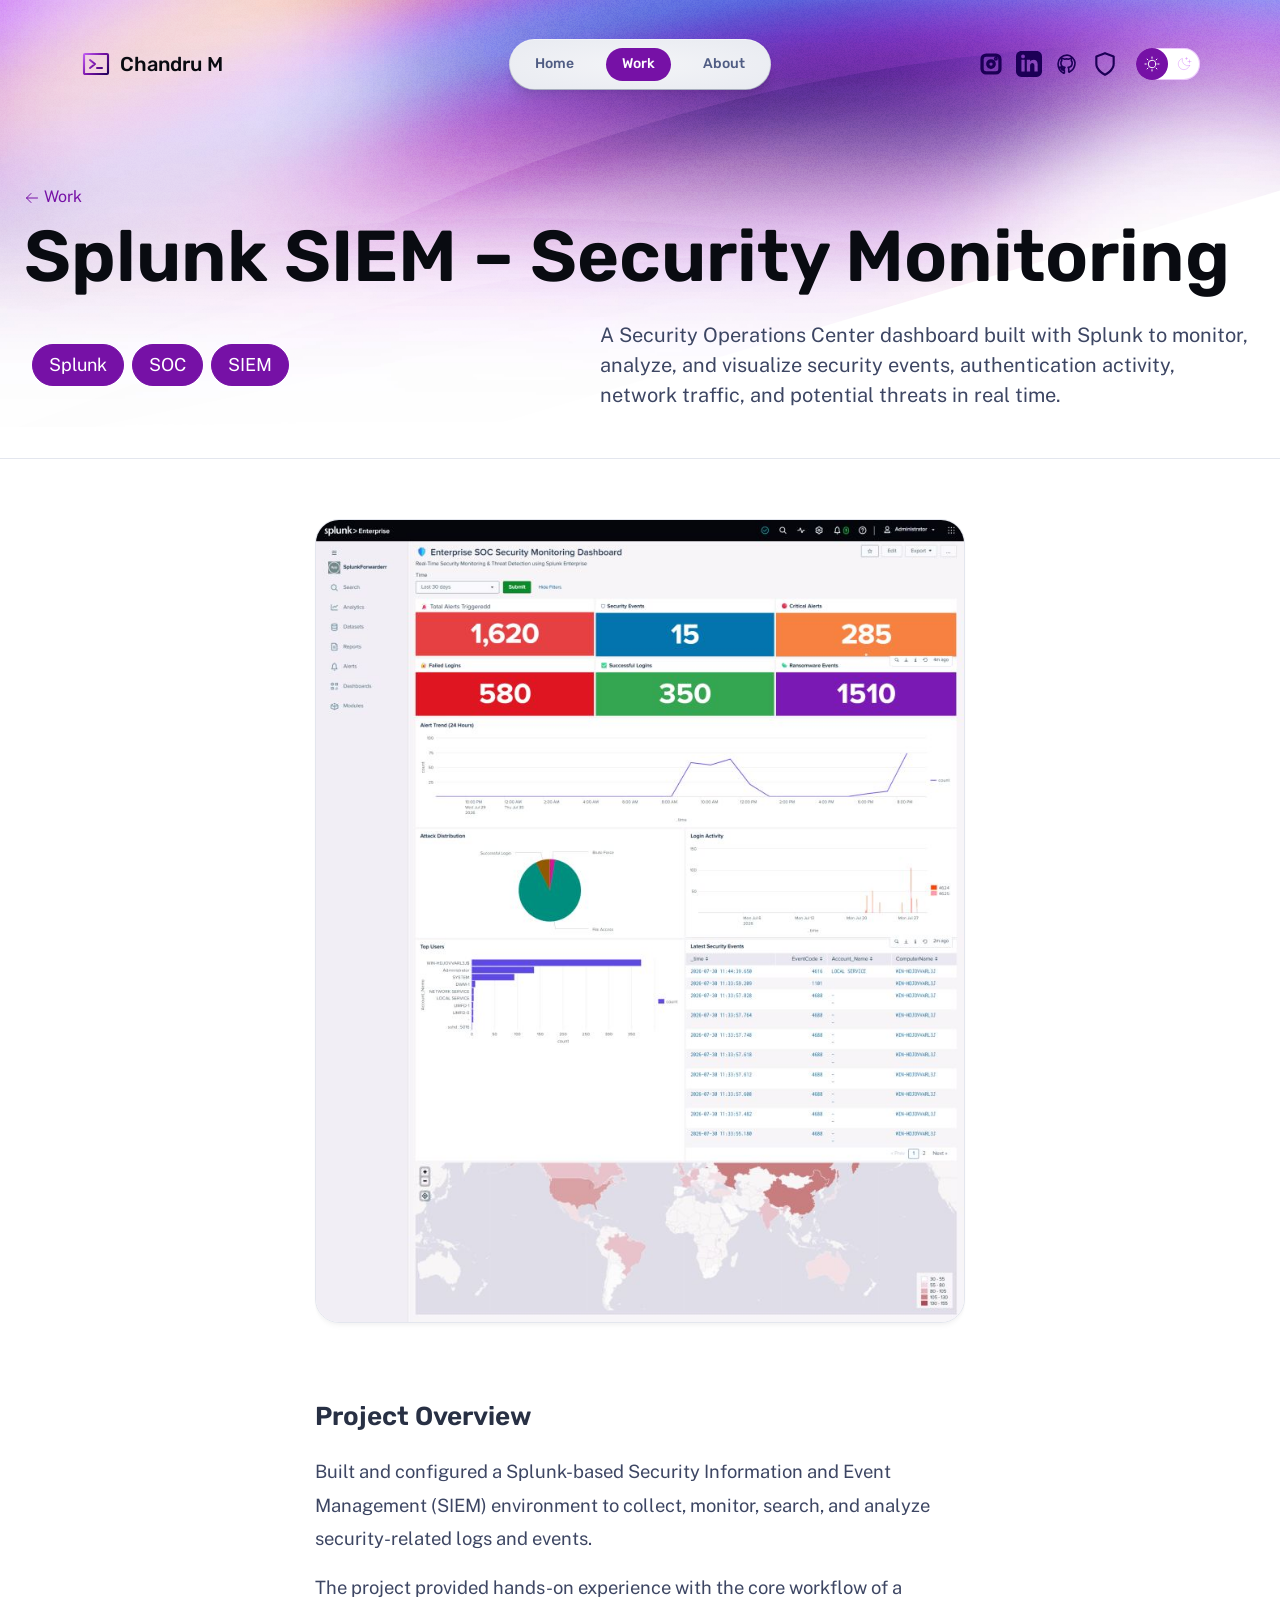
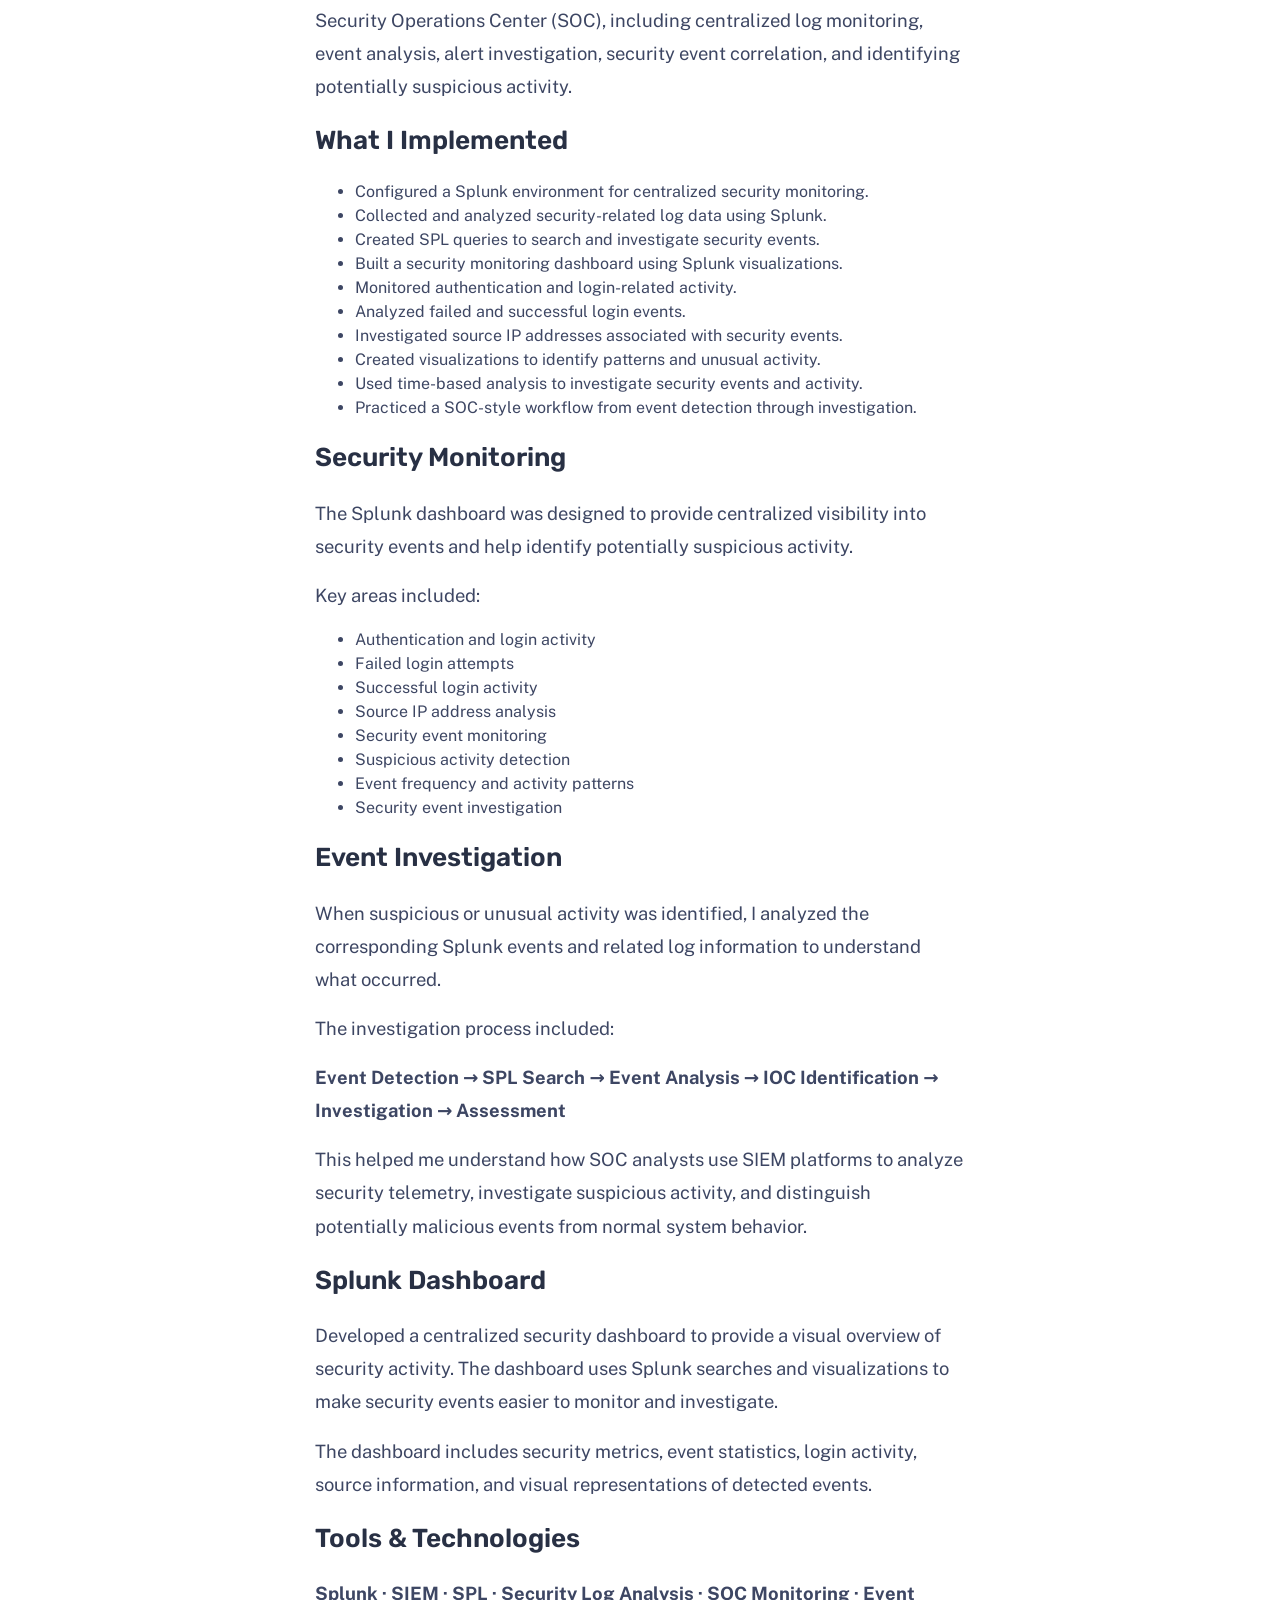
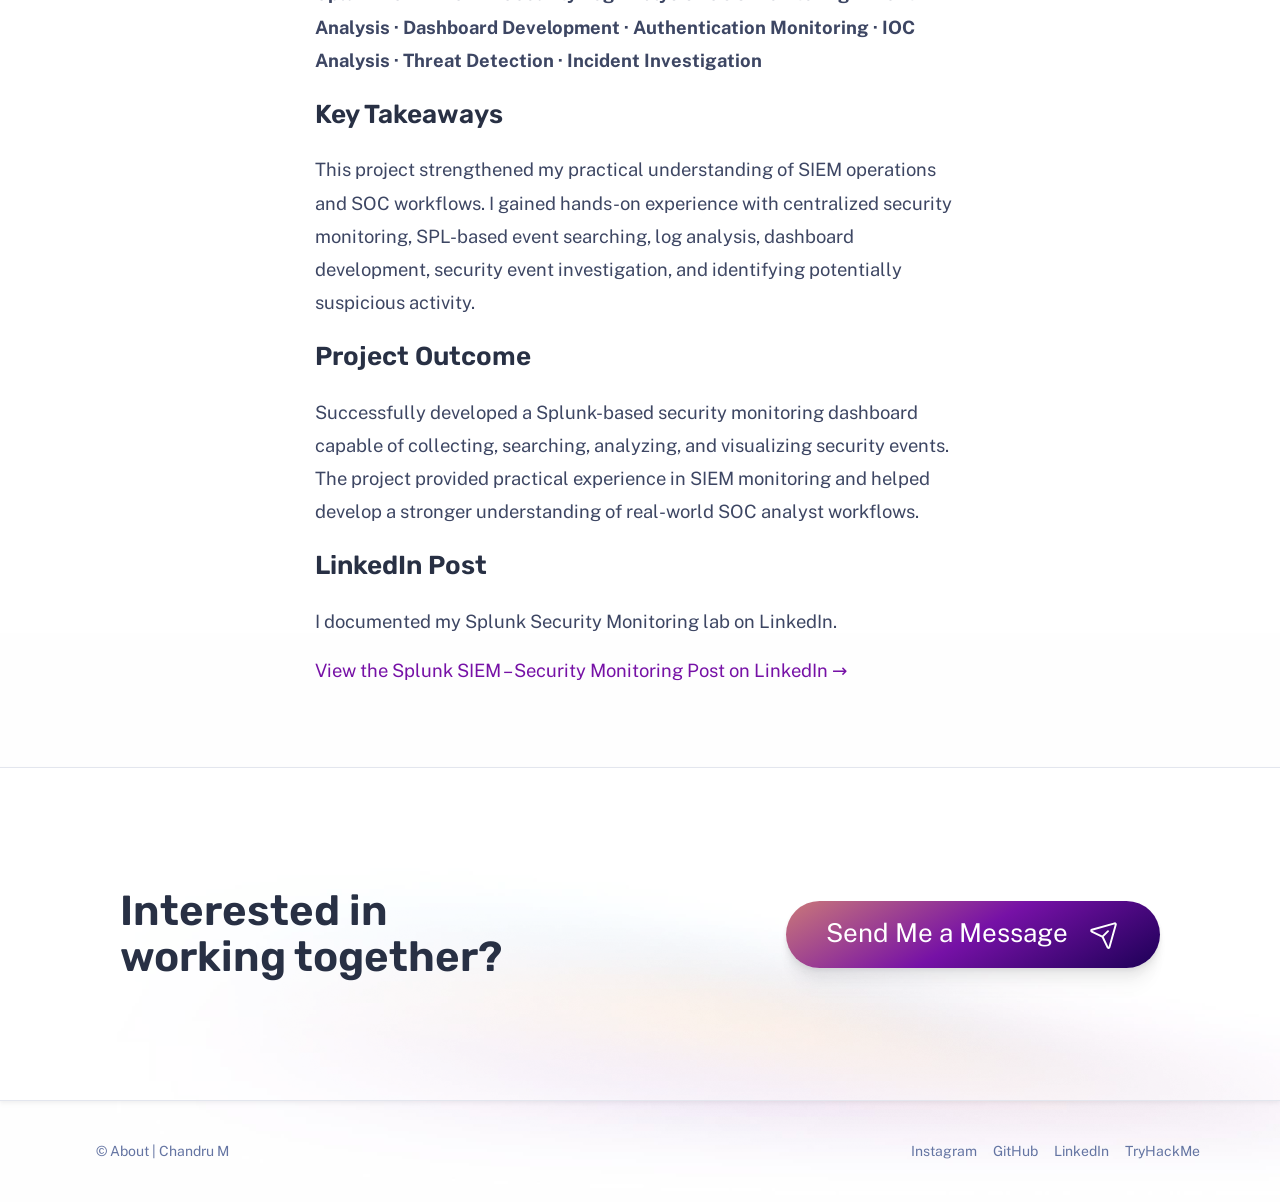
<file: work/bloom-box/index.html>
<!-- This is the bloom-box page of Chandru M Portfolio website. It contains the bloom-box section and related content. -->
<!doctype html>
<html lang="en" data-astro-cid-37fxchfa>
  <head>
    <meta charset="UTF-8" />
    <meta
      name="description"
      property="og:description"
      content="A Splunk-based Security Operations Center dashboard for monitoring security events,
       detecting suspicious activity, and visualizing authentication and network activity."
    />
    <meta name="viewport" content="width=device-width" />
    <meta name="generator" content="Astro v5.17.2" />
    <title>Splunk SOC Dashboard</title>
    <link rel="icon" type="image/svg+xml" href="/favC.svg" />
    <link rel="preconnect" href="https://fonts.googleapis.com" />
    <link rel="preconnect" href="https://fonts.gstatic.com" crossorigin />
    <link
      href="https://fonts.googleapis.com/css2?family=Public+Sans:ital,wght@0,400;0,700;1,400&family=Rubik:wght@500;600&display=swap"
      rel="stylesheet"
    />
    <script>
      // This code is inlined in the head to make dark mode instant & blocking.
      const getThemePreference = () => {
        if (
          typeof localStorage !== "undefined" &&
          localStorage.getItem("theme")
        ) {
          return localStorage.getItem("theme");
        }
        return window.matchMedia("(prefers-color-scheme: dark)").matches
          ? "dark"
          : "light";
      };
      const isDark = getThemePreference() === "dark";
      document.documentElement.classList[isDark ? "add" : "remove"](
        "theme-dark",
      );

      if (typeof localStorage !== "undefined") {
        // Watch the document element and persist user preference when it changes.
        const observer = new MutationObserver(() => {
          const isDark =
            document.documentElement.classList.contains("theme-dark");
          localStorage.setItem("theme", isDark ? "dark" : "light");
        });
        observer.observe(document.documentElement, {
          attributes: true,
          attributeFilter: ["class"],
        });
      }
    </script>
    <link rel="stylesheet" href="/_astro/about.C0K0_6nf.css" />
    <style>
      a[data-astro-cid-balv45lp] {
        position: relative;
        display: flex;
        place-content: center;
        text-align: center;
        padding: 0.56em 2em;
        gap: 0.8em;
        color: var(--accent-text-over);
        text-decoration: none;
        line-height: 1.1;
        border-radius: 999rem;
        overflow: hidden;
        background: var(--gradient-accent-orange);
        box-shadow: var(--shadow-md);
        white-space: nowrap;
      }
      @media (min-width: 20em) {
        a[data-astro-cid-balv45lp] {
          font-size: var(--text-lg);
        }
      }
      a[data-astro-cid-balv45lp]:after {
        content: "";
        position: absolute;
        inset: 0;
        pointer-events: none;
        transition: background-color var(--theme-transition);
        mix-blend-mode: overlay;
      }
      a[data-astro-cid-balv45lp]:focus:after,
      a[data-astro-cid-balv45lp]:hover:after {
        background-color: hsla(var(--gray-999-basis), 0.3);
      }
      @media (min-width: 50em) {
        a[data-astro-cid-balv45lp] {
          padding: 1.125rem 2.5rem;
          font-size: var(--text-xl);
        }
      }
      aside[data-astro-cid-rcdzuq3a] {
        display: flex;
        flex-direction: column;
        align-items: center;
        gap: 3rem;
        border-top: 1px solid var(--gray-800);
        border-bottom: 1px solid var(--gray-800);
        padding: 5rem 1.5rem;
        background-color: var(--gray-999_40);
        box-shadow: var(--shadow-sm);
      }
      h2[data-astro-cid-rcdzuq3a] {
        font-size: var(--text-xl);
        text-align: center;
        max-width: 15ch;
      }
      @media (min-width: 50em) {
        aside[data-astro-cid-rcdzuq3a] {
          padding: 7.5rem;
          flex-direction: row;
          flex-wrap: wrap;
          justify-content: space-between;
        }
        h2[data-astro-cid-rcdzuq3a] {
          font-size: var(--text-3xl);
          text-align: left;
        }
      }
      svg[data-astro-cid-patnjmll] {
        vertical-align: middle;
        width: var(--size, 1em);
        height: var(--size, 1em);
      }
      .pill[data-astro-cid-2qeywk4b] {
        display: flex;
        padding: 0.5rem 1rem;
        gap: 0.5rem;
        color: var(--accent-text-over);
        border: 1px solid var(--accent-regular);
        background-color: var(--accent-regular);
        border-radius: 999rem;
        font-size: var(--text-md);
        line-height: 1.35;
        white-space: nowrap;
      }
      header[data-astro-cid-qwekciqp] {
        padding-bottom: 2.5rem;
        border-bottom: 1px solid var(--gray-800);
      }
      .back-link[data-astro-cid-qwekciqp] {
        display: none;
      }
      .details[data-astro-cid-qwekciqp] {
        display: flex;
        flex-direction: column;
        padding: 0.5rem;
        gap: 1.5rem;
        justify-content: space-between;
        align-items: center;
      }
      .tags[data-astro-cid-qwekciqp] {
        display: flex;
        gap: 0.5rem;
      }
      .description[data-astro-cid-qwekciqp] {
        font-size: var(--text-lg);
        max-width: 54ch;
      }
      .content[data-astro-cid-qwekciqp] {
        max-width: 65ch;
        margin-inline: auto;
      }
      .content[data-astro-cid-qwekciqp] > * + * {
        margin-top: 1rem;
      }
      .content[data-astro-cid-qwekciqp] h1,
      .content[data-astro-cid-qwekciqp] h2,
      .content[data-astro-cid-qwekciqp] h3,
      .content[data-astro-cid-qwekciqp] h4,
      .content[data-astro-cid-qwekciqp] h5 {
        margin: 1.5rem 0;
      }
      .content[data-astro-cid-qwekciqp] img {
        border-radius: 1.5rem;
        box-shadow: var(--shadow-sm);
        background: var(--gradient-subtle);
        border: 1px solid var(--gray-800);
      }
      .content[data-astro-cid-qwekciqp] blockquote {
        font-size: var(--text-lg);
        font-family: var(--font-brand);
        font-weight: 600;
        line-height: 1.1;
        padding-inline-start: 1.5rem;
        border-inline-start: 0.25rem solid var(--accent-dark);
        color: var(--gray-0);
      }
      .back-link[data-astro-cid-qwekciqp],
      .content[data-astro-cid-qwekciqp] a {
        text-decoration: 1px solid underline transparent;
        text-underline-offset: 0.25em;
        transition: text-decoration-color var(--theme-transition);
      }
      .back-link[data-astro-cid-qwekciqp]:hover,
      .back-link[data-astro-cid-qwekciqp]:focus,
      .content[data-astro-cid-qwekciqp] a:hover,
      .content[data-astro-cid-qwekciqp] a:focus {
        text-decoration-color: currentColor;
      }
      @media (min-width: 50em) {
        .back-link[data-astro-cid-qwekciqp] {
          display: block;
          align-self: flex-start;
        }
        .details[data-astro-cid-qwekciqp] {
          flex-direction: row;
          gap: 2.5rem;
        }
        .content[data-astro-cid-qwekciqp] blockquote {
          font-size: var(--text-2xl);
        }
      }
           .content p {
  font-size: 1.15rem;
  line-height: 1.80;
}
    </style>
  </head>
  <body data-astro-cid-37fxchfa>
    <div class="stack backgrounds" data-astro-cid-37fxchfa>
      <nav data-astro-cid-dmqpwcec>
        <div class="menu-header" data-astro-cid-dmqpwcec>
          <a href="/" class="site-title" data-astro-cid-dmqpwcec>
            <svg
              xmlns="http://www.w3.org/2000/svg"
              width="40"
              height="40"
              viewBox="0 0 256 256"
              aria-hidden="true"
              stroke="url(#icon-gradient-flffnf41)"
              fill="url(#icon-gradient-flffnf41)"
              style="--size: 1.6em"
              class="astro-patnjmll"
              data-astro-cid-patnjmll
            >
              <g data-astro-cid-patnjmll>
                <path
                  fill="none"
                  stroke-linecap="round"
                  stroke-linejoin="round"
                  stroke-width="16"
                  d="m80 96 40 32-40 32m56 0h40"
                />
                <rect
                  width="192"
                  height="160"
                  x="32"
                  y="48"
                  fill="none"
                  stroke-linecap="round"
                  stroke-linejoin="round"
                  stroke-width="16.97"
                  rx="8.5"
                />
              </g>
              <linearGradient
                id="icon-gradient-flffnf41"
                x1="23"
                x2="235"
                y1="43"
                y2="202"
                gradientUnits="userSpaceOnUse"
                data-astro-cid-patnjmll
              >
                <stop
                  stop-color="var(--gradient-stop-1)"
                  data-astro-cid-patnjmll
                ></stop>
                <stop
                  offset=".5"
                  stop-color="var(--gradient-stop-2)"
                  data-astro-cid-patnjmll
                ></stop>
                <stop
                  offset="1"
                  stop-color="var(--gradient-stop-3)"
                  data-astro-cid-patnjmll
                ></stop>
              </linearGradient>
            </svg>
            Chandru M
          </a>
          <menu-button data-astro-cid-dmqpwcec="true">
            <template data-astro-cid-dmqpwcec>
              <button
                class="menu-button"
                aria-expanded="false"
                data-astro-cid-dmqpwcec
              >
                <span class="sr-only" data-astro-cid-dmqpwcec>Menu</span>
                <svg
                  xmlns="http://www.w3.org/2000/svg"
                  width="40"
                  height="40"
                  viewBox="0 0 256 256"
                  aria-hidden="true"
                  stroke="currentcolor"
                  fill="currentcolor"
                  class="astro-patnjmll"
                  data-astro-cid-patnjmll
                >
                  <g data-astro-cid-patnjmll>
                    <path
                      stroke-linecap="round"
                      stroke-linejoin="round"
                      stroke-width="16"
                      d="M40 128h176M40 64h176M40 192h176"
                    />
                  </g>
                </svg>
              </button>
            </template>
          </menu-button>
        </div>
        <noscript>
          <ul class="nav-items" data-astro-cid-dmqpwcec>
            <li data-astro-cid-dmqpwcec>
              <a class="link" href="/" data-astro-cid-dmqpwcec> Home </a>
            </li>
            <li data-astro-cid-dmqpwcec>
              <a
                aria-current="page"
                class="link"
                href="/work/"
                data-astro-cid-dmqpwcec
              >
                Work
              </a>
            </li>
            <li data-astro-cid-dmqpwcec>
              <a class="link" href="/about/" data-astro-cid-dmqpwcec> About </a>
            </li>
          </ul>
        </noscript>
        <noscript>
          <div class="menu-footer" data-astro-cid-dmqpwcec>
            <div class="socials" data-astro-cid-dmqpwcec>
              <a href="https://www.instagram.com/chan.callisto" class="social" data-astro-cid-dmqpwcec>
                <span class="sr-only" data-astro-cid-dmqpwcec>Instagram</span>
                <svg xmlns="http://www.w3.org/2000/svg" width="40" height="40" viewBox="0 0 256 256" aria-hidden="true" stroke="currentcolor" fill="currentcolor" class="astro-patnjmll" data-astro-cid-patnjmll><g data-astro-cid-patnjmll><path fill="none" stroke-linecap="round" stroke-linejoin="round" stroke-width="16" d="M176,32H80A48,48,0,0,0,32,80v96a48,48,0,0,0,48,48h96a48,48,0,0,0,48-48V80A48,48,0,0,0,176,32Zm32,144a32,32,0,0,1-32,32H80a32,32,0,0,1-32-32V80A32,32,0,0,1,80,48h96a32,32,0,0,1,32,32ZM128,88a40,40,0,1,0,40,40A40,40,0,0,0,128,88Zm0,64a24,24,0,1,1,24-24A24,24,0,0,1,128,152ZM188,76a12,12,0,1,1-12-12A12,12,0,0,1,188,76Z"/></g></svg>
              </a>
              <a href="https://www.linkedin.com/in/mchandruchan/" class="social" data-astro-cid-dmqpwcec>
                <span class="sr-only" data-astro-cid-dmqpwcec>LinkedIn</span>
                <svg xmlns="http://www.w3.org/2000/svg" width="40" height="40" viewBox="0 0 24 24" aria-hidden="true" fill="currentcolor" class="astro-patnjmll" data-astro-cid-patnjmll><g data-astro-cid-patnjmll><path d="M19 0h-14c-2.761 0-5 2.239-5 5v14c0 2.761 2.239 5 5 5h14c2.762 0 5-2.239 5-5v-14c0-2.761-2.238-5-5-5zm-11 19h-3v-11h3v11zm-1.5-12.268c-.966 0-1.75-.79-1.75-1.764s.784-1.764 1.75-1.764 1.75.79 1.75 1.764-.783 1.764-1.75 1.764zm13.5 12.268h-3v-5.604c0-3.368-4-3.113-4 0v5.604h-3v-11h3v1.765c1.396-2.586 7-2.777 7 2.476v6.759z"/></g></svg>
              </a>
              <a href="https://github.com/mchandru-root" class="social" data-astro-cid-dmqpwcec>
                <span class="sr-only" data-astro-cid-dmqpwcec>GitHub</span>
                <svg xmlns="http://www.w3.org/2000/svg" width="40" height="40" viewBox="0 0 256 256" aria-hidden="true" stroke="currentcolor" fill="currentcolor" class="astro-patnjmll" data-astro-cid-patnjmll><g data-astro-cid-patnjmll><path fill="none" stroke-linecap="round" stroke-linejoin="round" stroke-width="16" d="M128,40A88,88,0,0,0,40,128c0,39.5,22.7,73.6,55.4,90.4a4.4,4.4,0,0,0,6.6-4.1V187.1c-24.5,5.3-29.7-11.8-29.7-11.8-4-10.2-9.8-12.9-9.8-12.9-8-5.5.6-5.4.6-5.4,8.8.6,13.5,9.1,13.5,9.1,7.9,13.5,20.7,9.6,25.7,7.3,0.8-5.7,3.1-9.6,5.6-11.8-19.5-2.2-40.1-9.8-40.1-43.5,0-9.6,3.4-17.4,9.1-23.5-0.9-2.2-3.9-11.1.9-23.1,0,0,7.4-2.4,24.2,9a84.4,84.4,0,0,1,44,0c16.8-11.4,24.2-9,24.2-9,4.8,12,.8,20.9,0,23.1,5.7,6.1,9.1,13.9,9.1,23.5,0,33.8-20.6,41.2-40.2,43.4,3.2,2.8,6.1,8.2,6.1,16.6v24.6a4.4,4.4,0,0,0,6.6,4.1c32.7-16.8,55.4-50.9,55.4-90.4A88,88,0,0,0,128,40Z"/></g></svg>
              </a>
              <a href="https://tryhackme.com/p/ROOT51" class="social" data-astro-cid-dmqpwcec>
                <span class="sr-only" data-astro-cid-dmqpwcec>TryHackMe</span>
                <svg xmlns="http://www.w3.org/2000/svg" width="40" height="40" viewBox="0 0 24 24" aria-hidden="true" fill="none" stroke="currentcolor" stroke-width="2" stroke-linecap="round" stroke-linejoin="round" class="astro-patnjmll" data-astro-cid-patnjmll><path d="M12 22s8-4 8-10V5l-8-3-8 3v7c0 6 8 10 8 10z"/></svg>
              </a>
            </div>
          </div>
        </noscript>
        <div id="menu-content" hidden data-astro-cid-dmqpwcec>
          <ul class="nav-items" data-astro-cid-dmqpwcec>
            <li data-astro-cid-dmqpwcec>
              <a class="link" href="/" data-astro-cid-dmqpwcec> Home </a>
            </li>
            <li data-astro-cid-dmqpwcec>
              <a
                aria-current="page"
                class="link"
                href="/work/"
                data-astro-cid-dmqpwcec
              >
                Work
              </a>
            </li>
            <li data-astro-cid-dmqpwcec>
              <a class="link" href="/about/" data-astro-cid-dmqpwcec> About </a>
            </li>
          </ul>
          <div class="menu-footer" data-astro-cid-dmqpwcec>
            <div class="socials" data-astro-cid-dmqpwcec>
              <a href="https://www.instagram.com/chan.callisto" class="social" data-astro-cid-dmqpwcec>
                <span class="sr-only" data-astro-cid-dmqpwcec>Instagram</span>
                <svg xmlns="http://www.w3.org/2000/svg" width="40" height="40" viewBox="0 0 256 256" aria-hidden="true" stroke="currentcolor" fill="currentcolor" class="astro-patnjmll" data-astro-cid-patnjmll><g data-astro-cid-patnjmll><path fill="none" stroke-linecap="round" stroke-linejoin="round" stroke-width="16" d="M176,32H80A48,48,0,0,0,32,80v96a48,48,0,0,0,48,48h96a48,48,0,0,0,48-48V80A48,48,0,0,0,176,32Zm32,144a32,32,0,0,1-32,32H80a32,32,0,0,1-32-32V80A32,32,0,0,1,80,48h96a32,32,0,0,1,32,32ZM128,88a40,40,0,1,0,40,40A40,40,0,0,0,128,88Zm0,64a24,24,0,1,1,24-24A24,24,0,0,1,128,152ZM188,76a12,12,0,1,1-12-12A12,12,0,0,1,188,76Z"/></g></svg>
              </a>
              <a href="https://www.linkedin.com/in/mchandruchan/" class="social" data-astro-cid-dmqpwcec>
                <span class="sr-only" data-astro-cid-dmqpwcec>LinkedIn</span>
                <svg xmlns="http://www.w3.org/2000/svg" width="40" height="40" viewBox="0 0 24 24" aria-hidden="true" fill="currentcolor" class="astro-patnjmll" data-astro-cid-patnjmll><g data-astro-cid-patnjmll><path d="M19 0h-14c-2.761 0-5 2.239-5 5v14c0 2.761 2.239 5 5 5h14c2.762 0 5-2.239 5-5v-14c0-2.761-2.238-5-5-5zm-11 19h-3v-11h3v11zm-1.5-12.268c-.966 0-1.75-.79-1.75-1.764s.784-1.764 1.75-1.764 1.75.79 1.75 1.764-.783 1.764-1.75 1.764zm13.5 12.268h-3v-5.604c0-3.368-4-3.113-4 0v5.604h-3v-11h3v1.765c1.396-2.586 7-2.777 7 2.476v6.759z"/></g></svg>
              </a>
              <a href="https://github.com/mchandru-root" class="social" data-astro-cid-dmqpwcec>
                <span class="sr-only" data-astro-cid-dmqpwcec>GitHub</span>
                <svg xmlns="http://www.w3.org/2000/svg" width="40" height="40" viewBox="0 0 256 256" aria-hidden="true" stroke="currentcolor" fill="currentcolor" class="astro-patnjmll" data-astro-cid-patnjmll><g data-astro-cid-patnjmll><path fill="none" stroke-linecap="round" stroke-linejoin="round" stroke-width="16" d="M128,40A88,88,0,0,0,40,128c0,39.5,22.7,73.6,55.4,90.4a4.4,4.4,0,0,0,6.6-4.1V187.1c-24.5,5.3-29.7-11.8-29.7-11.8-4-10.2-9.8-12.9-9.8-12.9-8-5.5.6-5.4.6-5.4,8.8.6,13.5,9.1,13.5,9.1,7.9,13.5,20.7,9.6,25.7,7.3,0.8-5.7,3.1-9.6,5.6-11.8-19.5-2.2-40.1-9.8-40.1-43.5,0-9.6,3.4-17.4,9.1-23.5-0.9-2.2-3.9-11.1.9-23.1,0,0,7.4-2.4,24.2,9a84.4,84.4,0,0,1,44,0c16.8-11.4,24.2-9,24.2-9,4.8,12,.8,20.9,0,23.1,5.7,6.1,9.1,13.9,9.1,23.5,0,33.8-20.6,41.2-40.2,43.4,3.2,2.8,6.1,8.2,6.1,16.6v24.6a4.4,4.4,0,0,0,6.6,4.1c32.7-16.8,55.4-50.9,55.4-90.4A88,88,0,0,0,128,40Z"/></g></svg>
              </a>
              <a href="https://tryhackme.com/p/ROOT51" class="social" data-astro-cid-dmqpwcec>
                <span class="sr-only" data-astro-cid-dmqpwcec>TryHackMe</span>
                <svg xmlns="http://www.w3.org/2000/svg" width="40" height="40" viewBox="0 0 24 24" aria-hidden="true" fill="none" stroke="currentcolor" stroke-width="2" stroke-linecap="round" stroke-linejoin="round" class="astro-patnjmll" data-astro-cid-patnjmll><path d="M12 22s8-4 8-10V5l-8-3-8 3v7c0 6 8 10 8 10z"/></svg>
              </a>
            </div>
            <div class="theme-toggle" data-astro-cid-dmqpwcec>
              <theme-toggle data-astro-cid-x3pjskd3="true">
                <button data-astro-cid-x3pjskd3>
                  <span class="sr-only" data-astro-cid-x3pjskd3
                    >Dark theme</span
                  >
                  <span class="icon light" data-astro-cid-x3pjskd3
                    ><svg
                      xmlns="http://www.w3.org/2000/svg"
                      width="40"
                      height="40"
                      viewBox="0 0 256 256"
                      aria-hidden="true"
                      stroke="currentcolor"
                      fill="currentcolor"
                      class="astro-patnjmll"
                      data-astro-cid-patnjmll
                    >
                      <g data-astro-cid-patnjmll>
                        <circle
                          cx="128"
                          cy="128"
                          r="60"
                          fill="none"
                          stroke-linecap="round"
                          stroke-linejoin="round"
                          stroke-width="16"
                        />
                        <path
                          fill="none"
                          stroke-linecap="round"
                          stroke-linejoin="round"
                          stroke-width="16"
                          d="M128 36V16M63 63 49 49m-13 79H16m47 65-14 14m79 13v20m65-47 14 14m13-79h20m-47-65 14-14"
                        />
                      </g>
                    </svg>
                  </span>
                  <span class="icon dark" data-astro-cid-x3pjskd3
                    ><svg
                      xmlns="http://www.w3.org/2000/svg"
                      width="40"
                      height="40"
                      viewBox="0 0 256 256"
                      aria-hidden="true"
                      stroke="currentcolor"
                      fill="currentcolor"
                      class="astro-patnjmll"
                      data-astro-cid-patnjmll
                    >
                      <g data-astro-cid-patnjmll>
                        <path
                          fill="none"
                          stroke-linecap="round"
                          stroke-linejoin="round"
                          stroke-width="16"
                          d="M216 112V64m24 24h-48m-24-64v32m16-16h-32m65 113A92 92 0 0 1 103 39h0a92 92 0 1 0 114 114Z"
                        />
                      </g>
                    </svg>
                  </span>
                </button>
              </theme-toggle>
              <script type="module">
                class n extends HTMLElement {
                  constructor() {
                    super();
                    const e = this.querySelector("button"),
                      t = (s) => {
                        (document.documentElement.classList[
                          s ? "add" : "remove"
                        ]("theme-dark"),
                          e.setAttribute("aria-pressed", String(s)));
                      };
                    (e.addEventListener("click", () => t(!this.isDark())),
                      t(this.isDark()));
                  }
                  isDark() {
                    return document.documentElement.classList.contains(
                      "theme-dark",
                    );
                  }
                }
                customElements.define("theme-toggle", n);
              </script>
            </div>
          </div>
        </div>
      </nav>
      <script type="module">
        class i extends HTMLElement {
          constructor() {
            (super(),
              this.appendChild(
                this.querySelector("template").content.cloneNode(!0),
              ));
            const n = this.querySelector("button"),
              t = document.getElementById("menu-content");
            ((t.hidden = !0), t.classList.add("menu-content"));
            const d = (e) => {
              (n.setAttribute("aria-expanded", e ? "true" : "false"),
                (t.hidden = !e));
            };
            n.addEventListener("click", () => d(t.hidden));
            const s = (e) => {
                (d(e.matches), (n.hidden = e.matches));
              },
              c = window.matchMedia("(min-width: 50em)");
            (s(c), c.addEventListener("change", s));
          }
        }
        customElements.define("menu-button", i);
      </script>
      <div class="stack gap-20" data-astro-cid-qwekciqp>
        <div class="stack gap-15" data-astro-cid-qwekciqp>
          <header data-astro-cid-qwekciqp>
            <div class="wrapper stack gap-2" data-astro-cid-qwekciqp>
              <a class="back-link" href="/work/" data-astro-cid-qwekciqp
                ><svg
                  xmlns="http://www.w3.org/2000/svg"
                  width="40"
                  height="40"
                  viewBox="0 0 256 256"
                  aria-hidden="true"
                  stroke="currentcolor"
                  fill="currentcolor"
                  class="astro-patnjmll"
                  data-astro-cid-patnjmll
                >
                  <g data-astro-cid-patnjmll>
                    <path
                      fill="none"
                      stroke-linecap="round"
                      stroke-linejoin="round"
                      stroke-width="16"
                      d="M216 128H40m72-72-72 72 72 72"
                    />
                  </g>
                </svg>
                Work</a
              >
              <div class="hero stack gap-4 start" data-astro-cid-bbe6dxrz>
                <div class="stack gap-2" data-astro-cid-bbe6dxrz>
                  <h1 class="title" data-astro-cid-bbe6dxrz>Splunk SIEM – Security Monitoring</h1>
                </div>
                <div class="details" data-astro-cid-qwekciqp>
                  <div class="tags" data-astro-cid-qwekciqp>
                    <div class="pill" data-astro-cid-2qeywk4b>Splunk</div>
                    <div class="pill" data-astro-cid-2qeywk4b>SOC</div>
                    <div class="pill" data-astro-cid-2qeywk4b>SIEM</div>
                  </div>
                  <p class="description" data-astro-cid-qwekciqp>
                    A Security Operations Center dashboard built with Splunk to monitor,
                    analyze, and visualize security events, authentication activity,
                    network traffic, and potential threats in real time.
                  </p>
                </div>
              </div>
            </div>
          </header>
          <main class="wrapper" data-astro-cid-qwekciqp>
            <div class="stack gap-10 content" data-astro-cid-qwekciqp>
              <img
                src="/assets/splunk.jpg"
                alt="A bright pink sheet of paper used to wrap flowers curves in front of rich blue background"
                data-astro-cid-qwekciqp
              />
              <div class="content" data-astro-cid-qwekciqp>

  <h5>Project Overview</h5>

  <p>
    Built and configured a Splunk-based Security Information and Event
    Management (SIEM) environment to collect, monitor, search, and analyze
    security-related logs and events.
  </p>

  <p>
    The project provided hands-on experience with the core workflow of a
    Security Operations Center (SOC), including centralized log monitoring,
    event analysis, alert investigation, security event correlation, and
    identifying potentially suspicious activity.
  </p>


  <h5>What I Implemented</h5>

  <ul>
    <li>Configured a Splunk environment for centralized security monitoring.</li>
    <li>Collected and analyzed security-related log data using Splunk.</li>
    <li>Created SPL queries to search and investigate security events.</li>
    <li>Built a security monitoring dashboard using Splunk visualizations.</li>
    <li>Monitored authentication and login-related activity.</li>
    <li>Analyzed failed and successful login events.</li>
    <li>Investigated source IP addresses associated with security events.</li>
    <li>Created visualizations to identify patterns and unusual activity.</li>
    <li>Used time-based analysis to investigate security events and activity.</li>
    <li>Practiced a SOC-style workflow from event detection through investigation.</li>
  </ul>


  <h5>Security Monitoring</h5>

  <p>
    The Splunk dashboard was designed to provide centralized visibility
    into security events and help identify potentially suspicious activity.
  </p>

  <p>Key areas included:</p>

  <ul>
    <li>Authentication and login activity</li>
    <li>Failed login attempts</li>
    <li>Successful login activity</li>
    <li>Source IP address analysis</li>
    <li>Security event monitoring</li>
    <li>Suspicious activity detection</li>
    <li>Event frequency and activity patterns</li>
    <li>Security event investigation</li>
  </ul>


  <h5>Event Investigation</h5>

  <p>
    When suspicious or unusual activity was identified, I analyzed the
    corresponding Splunk events and related log information to understand
    what occurred.
  </p>

  <p>
    The investigation process included:
  </p>

  <p>
    <strong>Event Detection → SPL Search → Event Analysis → IOC Identification → Investigation → Assessment</strong>
  </p>

  <p>
    This helped me understand how SOC analysts use SIEM platforms to
    analyze security telemetry, investigate suspicious activity, and
    distinguish potentially malicious events from normal system behavior.
  </p>


  <h5>Splunk Dashboard</h5>

  <p>
    Developed a centralized security dashboard to provide a visual overview
    of security activity. The dashboard uses Splunk searches and
    visualizations to make security events easier to monitor and investigate.
  </p>

  <p>
    The dashboard includes security metrics, event statistics, login
    activity, source information, and visual representations of detected
    events.
  </p>


  <h5>Tools &amp; Technologies</h5>

  <p>
    <strong>
      Splunk · SIEM · SPL · Security Log Analysis · SOC Monitoring ·
      Event Analysis · Dashboard Development · Authentication Monitoring ·
      IOC Analysis · Threat Detection · Incident Investigation
    </strong>
  </p>


  <h5>Key Takeaways</h5>

  <p>
    This project strengthened my practical understanding of SIEM operations
    and SOC workflows. I gained hands-on experience with centralized
    security monitoring, SPL-based event searching, log analysis,
    dashboard development, security event investigation, and identifying
    potentially suspicious activity.
  </p>


  <h5>Project Outcome</h5>

  <p>
    Successfully developed a Splunk-based security monitoring dashboard
    capable of collecting, searching, analyzing, and visualizing security
    events. The project provided practical experience in SIEM monitoring
    and helped develop a stronger understanding of real-world SOC analyst
    workflows.
  </p>

  <h5>LinkedIn Post</h5>

  <p>
    I documented my Splunk Security Monitoring
 lab on LinkedIn.
  </p>

  <p>
    <a
      href="https://www.linkedin.com/posts/mchandruchan_cybersecurity-blueteam-splunk-activity-7488839637730242560--ue_"
      target="_blank"
      rel="noopener noreferrer"
    >
      View the Splunk SIEM – Security Monitoring Post on LinkedIn →
    </a>
  </p>

</div>
            </div>
          </main>
        </div>
        <aside data-astro-cid-rcdzuq3a>
          <h2 data-astro-cid-rcdzuq3a>Interested in working together?</h2>
          <a href="mailto:mchandru.root@gmail.com" data-astro-cid-balv45lp>
            Send Me a Message
            <svg
              xmlns="http://www.w3.org/2000/svg"
              width="40"
              height="40"
              viewBox="0 0 256 256"
              aria-hidden="true"
              stroke="currentcolor"
              fill="currentcolor"
              style="--size: 1.2em"
              class="astro-patnjmll"
              data-astro-cid-patnjmll
            >
              <g data-astro-cid-patnjmll>
                <path
                  fill="none"
                  stroke-linecap="round"
                  stroke-linejoin="round"
                  stroke-width="16"
                  d="M210.3 35.9 23.9 88.4a8 8 0 0 0-1.2 15l85.6 40.5a7.8 7.8 0 0 1 3.8 3.8l40.5 85.6a8 8 0 0 0 15-1.2l52.5-186.4a7.9 7.9 0 0 0-9.8-9.8Zm-99.4 109.2 45.2-45.2"
                />
              </g>
            </svg>
          </a>
        </aside>
      </div>
      <footer data-astro-cid-sz7xmlte>
        <div class="group" data-astro-cid-sz7xmlte>
          <p data-astro-cid-sz7xmlte></p>
          <p data-astro-cid-sz7xmlte>&copy; About | Chandru M</p>
        </div>
        <p class="socials" data-astro-cid-sz7xmlte>
          <a
            href="https://www.instagram.com/chan.callisto"
            data-astro-cid-sz7xmlte
          >
            Instagram</a>
          <a href="https://github.com/mchandru-root" data-astro-cid-sz7xmlte>
            GitHub</a>
          <a
            href="https://www.linkedin.com/in/mchandruchan/"
            data-astro-cid-sz7xmlte
          >
            LinkedIn</a>
          <a href="https://tryhackme.com/p/ROOT51" data-astro-cid-sz7xmlte > TryHackMe</a>
        </p>
      </footer>
    </div>
    <script type="module">
      addEventListener("load", () =>
        document.documentElement.classList.add("loaded"),
      );
    </script>
  </body>
</html>
</file>
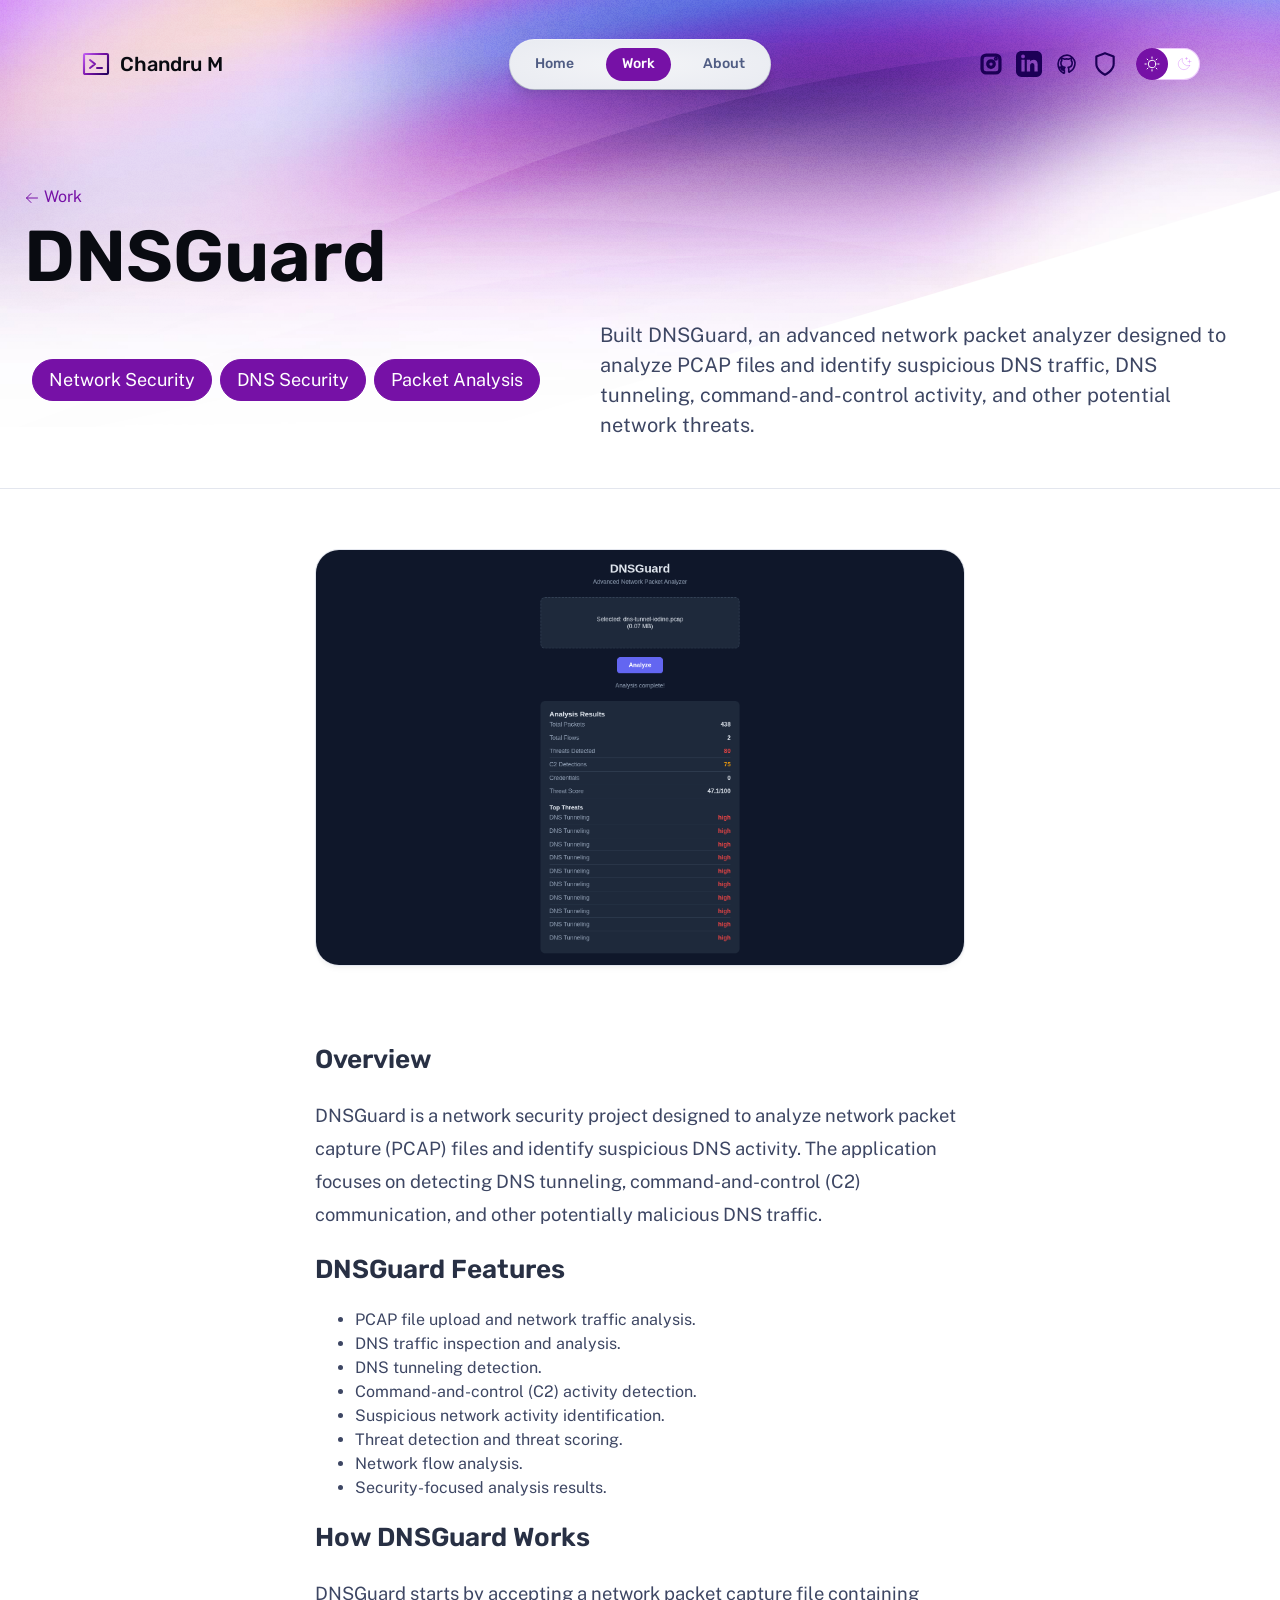
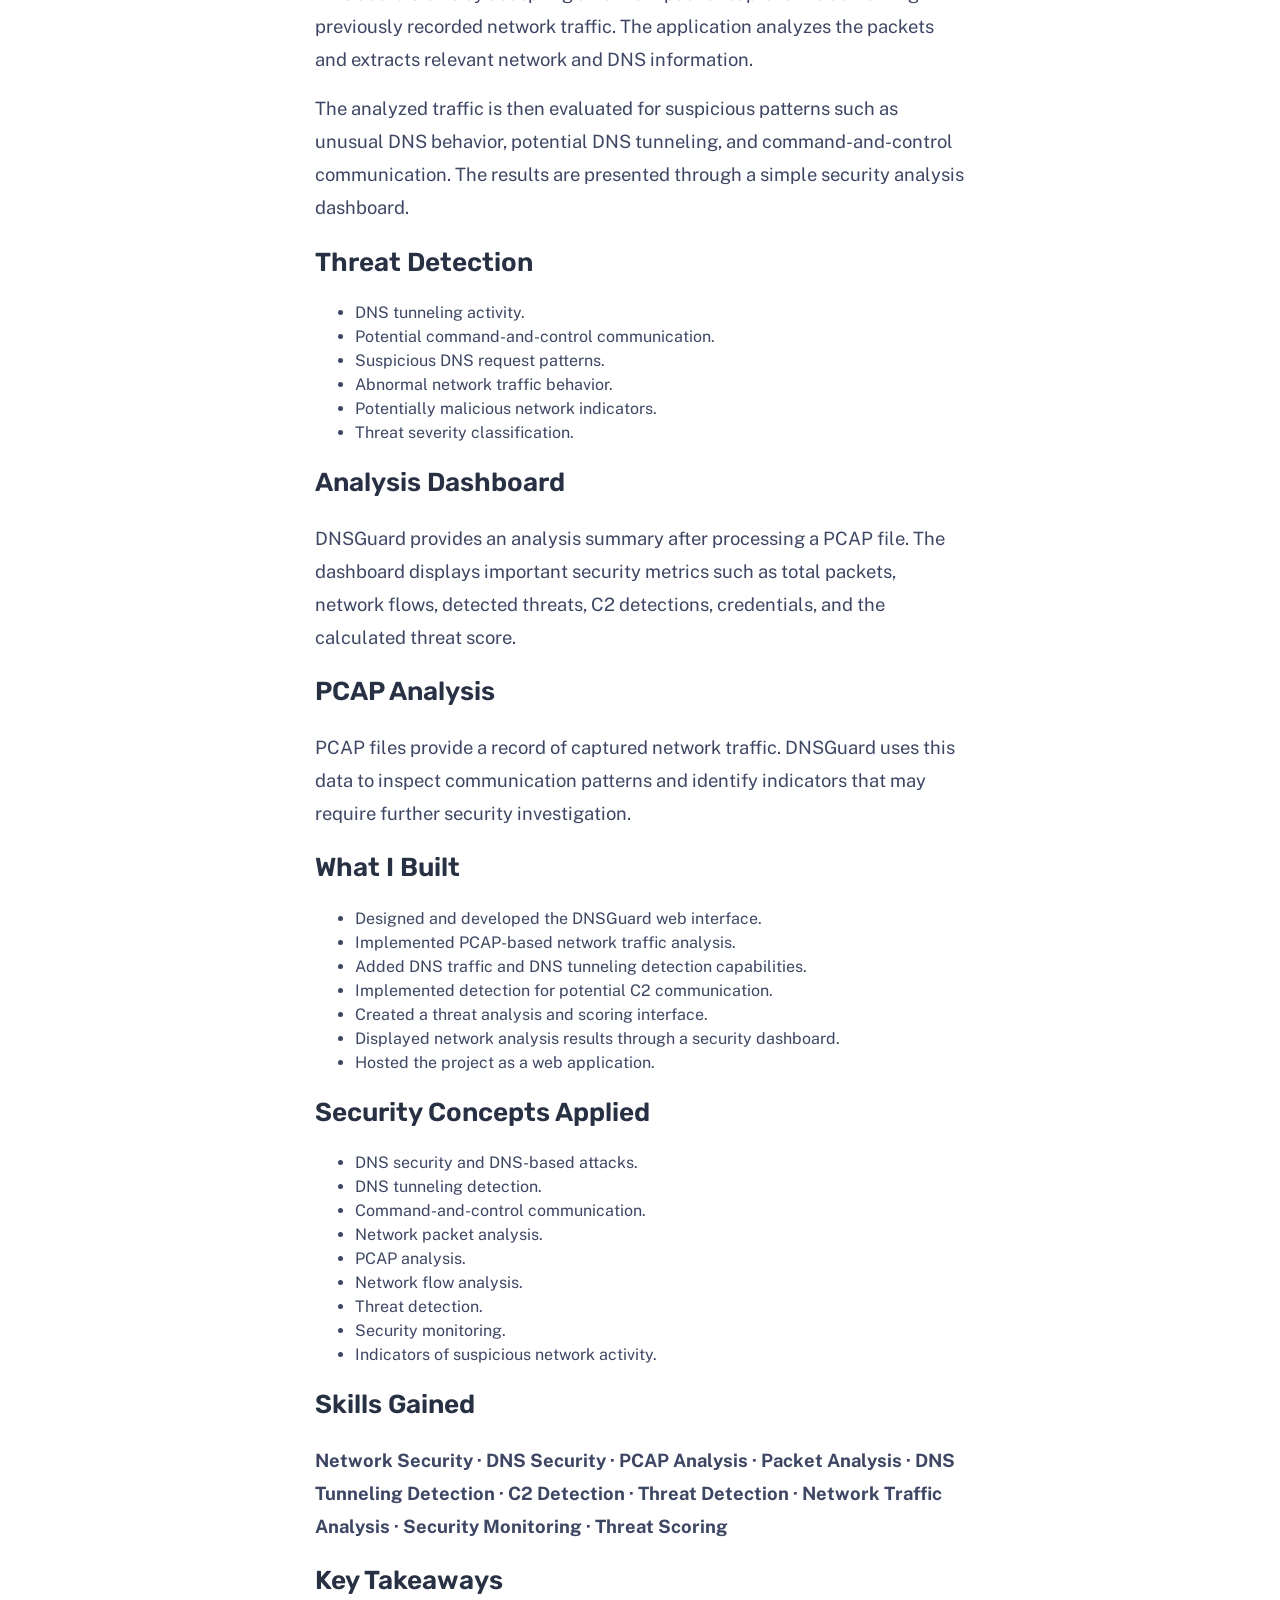
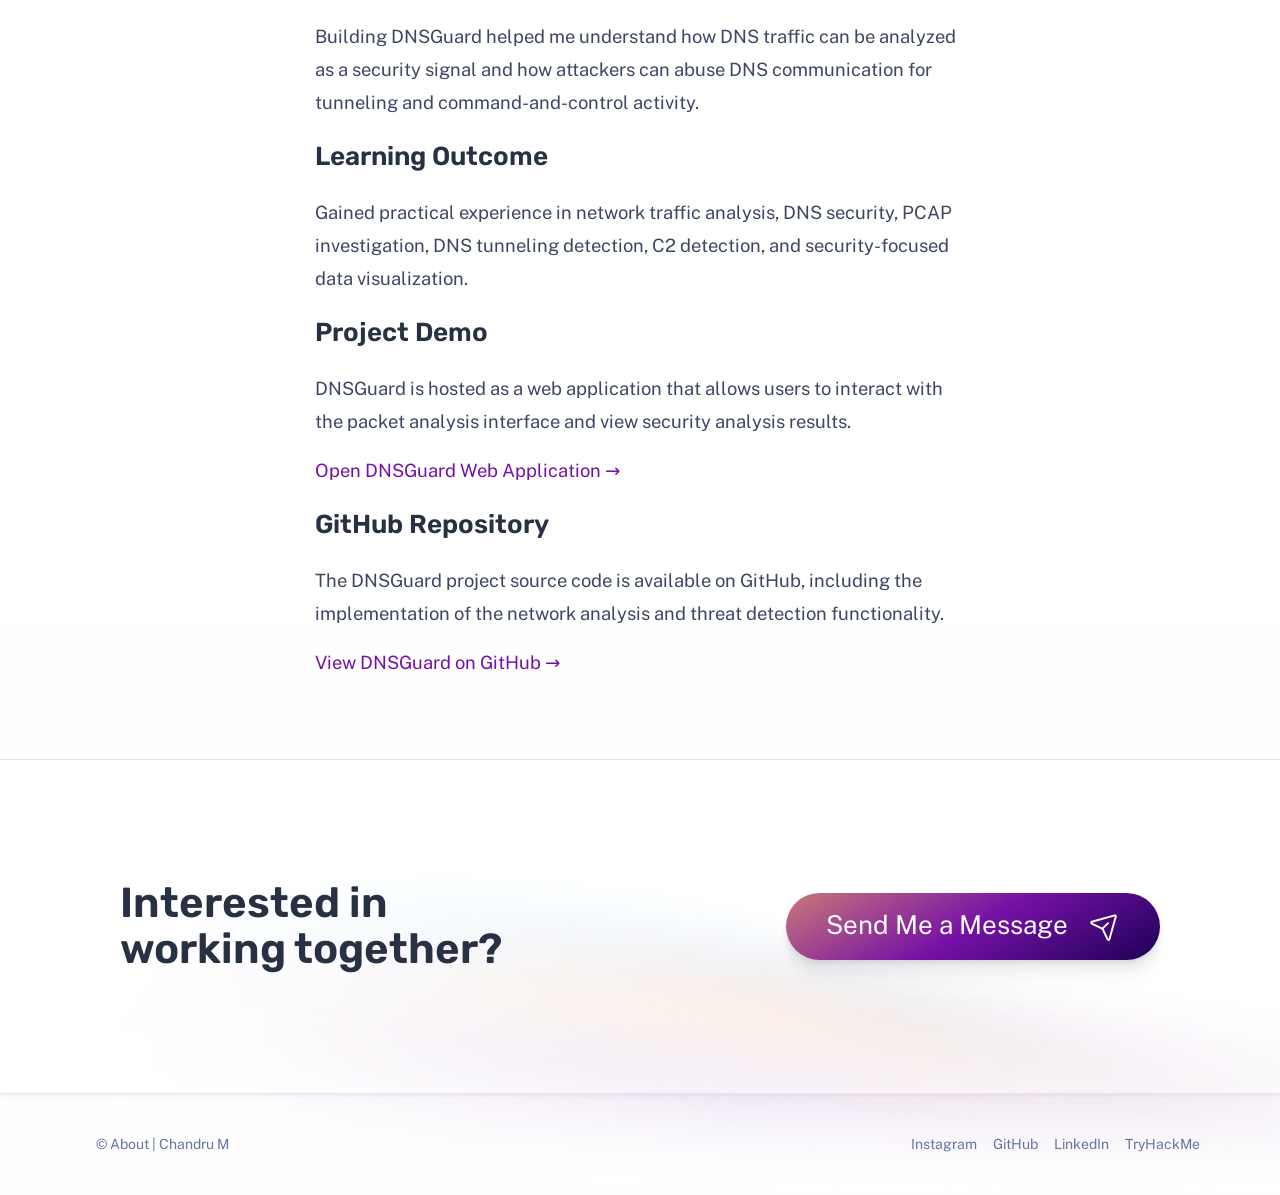
<file: work/dns/index.html>
<!-- This is the OWASP Top 10:2025 learning page of Chandru M Portfolio website. -->
<!doctype html>
<html lang="en" data-astro-cid-37fxchfa>
  <head>
    <meta charset="UTF-8" />
    <meta
      name="description"
      property="og:description"
      content="DNSGuard – an advanced network packet analyzer for detecting DNS tunneling, command-and-control activity, suspicious DNS traffic, and network-based threats."
    />
    <meta name="viewport" content="width=device-width" />
    <meta name="generator" content="Astro v5.17.2" />
    <title>DNSGuard – Advanced Network Packet Analyzer</title>
    <link rel="icon" type="image/svg+xml" href="/favC.svg" />
    <link rel="preconnect" href="https://fonts.googleapis.com" />
    <link rel="preconnect" href="https://fonts.gstatic.com" crossorigin />
    <link
      href="https://fonts.googleapis.com/css2?family=Public+Sans:ital,wght@0,400;0,700;1,400&family=Rubik:wght@500;600&display=swap"
      rel="stylesheet"
    />
    <script>
      // This code is inlined in the head to make dark mode instant & blocking.
      const getThemePreference = () => {
        if (
          typeof localStorage !== "undefined" &&
          localStorage.getItem("theme")
        ) {
          return localStorage.getItem("theme");
        }
        return window.matchMedia("(prefers-color-scheme: dark)").matches
          ? "dark"
          : "light";
      };
      const isDark = getThemePreference() === "dark";
      document.documentElement.classList[isDark ? "add" : "remove"](
        "theme-dark",
      );

      if (typeof localStorage !== "undefined") {
        // Watch the document element and persist user preference when it changes.
        const observer = new MutationObserver(() => {
          const isDark =
            document.documentElement.classList.contains("theme-dark");
          localStorage.setItem("theme", isDark ? "dark" : "light");
        });
        observer.observe(document.documentElement, {
          attributes: true,
          attributeFilter: ["class"],
        });
      }
    </script>
    <link rel="stylesheet" href="/_astro/about.C0K0_6nf.css" />
    <style>
      a[data-astro-cid-balv45lp] {
        position: relative;
        display: flex;
        place-content: center;
        text-align: center;
        padding: 0.56em 2em;
        gap: 0.8em;
        color: var(--accent-text-over);
        text-decoration: none;
        line-height: 1.1;
        border-radius: 999rem;
        overflow: hidden;
        background: var(--gradient-accent-orange);
        box-shadow: var(--shadow-md);
        white-space: nowrap;
      }
      @media (min-width: 20em) {
        a[data-astro-cid-balv45lp] {
          font-size: var(--text-lg);
        }
      }
      a[data-astro-cid-balv45lp]:after {
        content: "";
        position: absolute;
        inset: 0;
        pointer-events: none;
        transition: background-color var(--theme-transition);
        mix-blend-mode: overlay;
      }
      a[data-astro-cid-balv45lp]:focus:after,
      a[data-astro-cid-balv45lp]:hover:after {
        background-color: hsla(var(--gray-999-basis), 0.3);
      }
      @media (min-width: 50em) {
        a[data-astro-cid-balv45lp] {
          padding: 1.125rem 2.5rem;
          font-size: var(--text-xl);
        }
      }
      aside[data-astro-cid-rcdzuq3a] {
        display: flex;
        flex-direction: column;
        align-items: center;
        gap: 3rem;
        border-top: 1px solid var(--gray-800);
        border-bottom: 1px solid var(--gray-800);
        padding: 5rem 1.5rem;
        background-color: var(--gray-999_40);
        box-shadow: var(--shadow-sm);
      }
      h2[data-astro-cid-rcdzuq3a] {
        font-size: var(--text-xl);
        text-align: center;
        max-width: 15ch;
      }
      @media (min-width: 50em) {
        aside[data-astro-cid-rcdzuq3a] {
          padding: 7.5rem;
          flex-direction: row;
          flex-wrap: wrap;
          justify-content: space-between;
        }
        h2[data-astro-cid-rcdzuq3a] {
          font-size: var(--text-3xl);
          text-align: left;
        }
      }
      svg[data-astro-cid-patnjmll] {
        vertical-align: middle;
        width: var(--size, 1em);
        height: var(--size, 1em);
      }
      .pill[data-astro-cid-2qeywk4b] {
        display: flex;
        padding: 0.5rem 1rem;
        gap: 0.5rem;
        color: var(--accent-text-over);
        border: 1px solid var(--accent-regular);
        background-color: var(--accent-regular);
        border-radius: 999rem;
        font-size: var(--text-md);
        line-height: 1.35;
        white-space: nowrap;
      }
      header[data-astro-cid-qwekciqp] {
        padding-bottom: 2.5rem;
        border-bottom: 1px solid var(--gray-800);
      }
      .back-link[data-astro-cid-qwekciqp] {
        display: none;
      }
      .details[data-astro-cid-qwekciqp] {
        display: flex;
        flex-direction: column;
        padding: 0.5rem;
        gap: 1.5rem;
        justify-content: space-between;
        align-items: center;
      }
      .tags[data-astro-cid-qwekciqp] {
        display: flex;
        gap: 0.5rem;
      }
      .description[data-astro-cid-qwekciqp] {
        font-size: var(--text-lg);
        max-width: 54ch;
      }
      .content[data-astro-cid-qwekciqp] {
        max-width: 65ch;
        margin-inline: auto;
      }
      .content[data-astro-cid-qwekciqp] > * + * {
        margin-top: 1rem;
      }
      .content[data-astro-cid-qwekciqp] h1,
      .content[data-astro-cid-qwekciqp] h2,
      .content[data-astro-cid-qwekciqp] h3,
      .content[data-astro-cid-qwekciqp] h4,
      .content[data-astro-cid-qwekciqp] h5 {
        margin: 1.5rem 0;
      }
      .content[data-astro-cid-qwekciqp] img {
        border-radius: 1.5rem;
        box-shadow: var(--shadow-sm);
        background: var(--gradient-subtle);
        border: 1px solid var(--gray-800);
      }
      .content[data-astro-cid-qwekciqp] blockquote {
        font-size: var(--text-lg);
        font-family: var(--font-brand);
        font-weight: 600;
        line-height: 1.1;
        padding-inline-start: 1.5rem;
        border-inline-start: 0.25rem solid var(--accent-dark);
        color: var(--gray-0);
      }
      .back-link[data-astro-cid-qwekciqp],
      .content[data-astro-cid-qwekciqp] a {
        text-decoration: 1px solid underline transparent;
        text-underline-offset: 0.25em;
        transition: text-decoration-color var(--theme-transition);
      }
      .back-link[data-astro-cid-qwekciqp]:hover,
      .back-link[data-astro-cid-qwekciqp]:focus,
      .content[data-astro-cid-qwekciqp] a:hover,
      .content[data-astro-cid-qwekciqp] a:focus {
        text-decoration-color: currentColor;
      }
      @media (min-width: 50em) {
        .back-link[data-astro-cid-qwekciqp] {
          display: block;
          align-self: flex-start;
        }
        .details[data-astro-cid-qwekciqp] {
          flex-direction: row;
          gap: 2.5rem;
        }
        .content[data-astro-cid-qwekciqp] blockquote {
          font-size: var(--text-2xl);
        }
      }
           .content p {
  font-size: 1.15rem;
  line-height: 1.80;
}
    </style>
  </head>
  <body data-astro-cid-37fxchfa>
    <div class="stack backgrounds" data-astro-cid-37fxchfa>
      <nav data-astro-cid-dmqpwcec>
        <div class="menu-header" data-astro-cid-dmqpwcec>
          <a href="/" class="site-title" data-astro-cid-dmqpwcec>
            <svg
              xmlns="http://www.w3.org/2000/svg"
              width="40"
              height="40"
              viewBox="0 0 256 256"
              aria-hidden="true"
              stroke="url(#icon-gradient-flffnf41)"
              fill="url(#icon-gradient-flffnf41)"
              style="--size: 1.6em"
              class="astro-patnjmll"
              data-astro-cid-patnjmll
            >
              <g data-astro-cid-patnjmll>
                <path
                  fill="none"
                  stroke-linecap="round"
                  stroke-linejoin="round"
                  stroke-width="16"
                  d="m80 96 40 32-40 32m56 0h40"
                />
                <rect
                  width="192"
                  height="160"
                  x="32"
                  y="48"
                  fill="none"
                  stroke-linecap="round"
                  stroke-linejoin="round"
                  stroke-width="16.97"
                  rx="8.5"
                />
              </g>
              <linearGradient
                id="icon-gradient-flffnf41"
                x1="23"
                x2="235"
                y1="43"
                y2="202"
                gradientUnits="userSpaceOnUse"
                data-astro-cid-patnjmll
              >
                <stop
                  stop-color="var(--gradient-stop-1)"
                  data-astro-cid-patnjmll
                ></stop>
                <stop
                  offset=".5"
                  stop-color="var(--gradient-stop-2)"
                  data-astro-cid-patnjmll
                ></stop>
                <stop
                  offset="1"
                  stop-color="var(--gradient-stop-3)"
                  data-astro-cid-patnjmll
                ></stop>
              </linearGradient>
            </svg>
            Chandru M
          </a>
          <menu-button data-astro-cid-dmqpwcec="true">
            <template data-astro-cid-dmqpwcec>
              <button
                class="menu-button"
                aria-expanded="false"
                data-astro-cid-dmqpwcec
              >
                <span class="sr-only" data-astro-cid-dmqpwcec>Menu</span>
                <svg
                  xmlns="http://www.w3.org/2000/svg"
                  width="40"
                  height="40"
                  viewBox="0 0 256 256"
                  aria-hidden="true"
                  stroke="currentcolor"
                  fill="currentcolor"
                  class="astro-patnjmll"
                  data-astro-cid-patnjmll
                >
                  <g data-astro-cid-patnjmll>
                    <path
                      stroke-linecap="round"
                      stroke-linejoin="round"
                      stroke-width="16"
                      d="M40 128h176M40 64h176M40 192h176"
                    />
                  </g>
                </svg>
              </button>
            </template>
          </menu-button>
        </div>
        <noscript>
          <ul class="nav-items" data-astro-cid-dmqpwcec>
            <li data-astro-cid-dmqpwcec>
              <a class="link" href="/" data-astro-cid-dmqpwcec> Home </a>
            </li>
            <li data-astro-cid-dmqpwcec>
              <a
                aria-current="page"
                class="link"
                href="/work/"
                data-astro-cid-dmqpwcec
              >
                Work
              </a>
            </li>
            <li data-astro-cid-dmqpwcec>
              <a class="link" href="/about/" data-astro-cid-dmqpwcec> About </a>
            </li>
          </ul>
        </noscript>
        <noscript>
          <div class="menu-footer" data-astro-cid-dmqpwcec>
            <div class="socials" data-astro-cid-dmqpwcec>
              <a href="https://www.instagram.com/chan.callisto" class="social" data-astro-cid-dmqpwcec>
                <span class="sr-only" data-astro-cid-dmqpwcec>Instagram</span>
                <svg xmlns="http://www.w3.org/2000/svg" width="40" height="40" viewBox="0 0 256 256" aria-hidden="true" stroke="currentcolor" fill="currentcolor" class="astro-patnjmll" data-astro-cid-patnjmll><g data-astro-cid-patnjmll><path fill="none" stroke-linecap="round" stroke-linejoin="round" stroke-width="16" d="M176,32H80A48,48,0,0,0,32,80v96a48,48,0,0,0,48,48h96a48,48,0,0,0,48-48V80A48,48,0,0,0,176,32Zm32,144a32,32,0,0,1-32,32H80a32,32,0,0,1-32-32V80A32,32,0,0,1,80,48h96a32,32,0,0,1,32,32ZM128,88a40,40,0,1,0,40,40A40,40,0,0,0,128,88Zm0,64a24,24,0,1,1,24-24A24,24,0,0,1,128,152ZM188,76a12,12,0,1,1-12-12A12,12,0,0,1,188,76Z"/></g></svg>
              </a>
              <a href="https://www.linkedin.com/in/mchandruchan/" class="social" data-astro-cid-dmqpwcec>
                <span class="sr-only" data-astro-cid-dmqpwcec>LinkedIn</span>
                <svg xmlns="http://www.w3.org/2000/svg" width="40" height="40" viewBox="0 0 24 24" aria-hidden="true" fill="currentcolor" class="astro-patnjmll" data-astro-cid-patnjmll><g data-astro-cid-patnjmll><path d="M19 0h-14c-2.761 0-5 2.239-5 5v14c0 2.761 2.239 5 5 5h14c2.762 0 5-2.239 5-5v-14c0-2.761-2.238-5-5-5zm-11 19h-3v-11h3v11zm-1.5-12.268c-.966 0-1.75-.79-1.75-1.764s.784-1.764 1.75-1.764 1.75.79 1.75 1.764-.783 1.764-1.75 1.764zm13.5 12.268h-3v-5.604c0-3.368-4-3.113-4 0v5.604h-3v-11h3v1.765c1.396-2.586 7-2.777 7 2.476v6.759z"/></g></svg>
              </a>
              <a href="https://github.com/mchandru-root" class="social" data-astro-cid-dmqpwcec>
                <span class="sr-only" data-astro-cid-dmqpwcec>GitHub</span>
                <svg xmlns="http://www.w3.org/2000/svg" width="40" height="40" viewBox="0 0 256 256" aria-hidden="true" stroke="currentcolor" fill="currentcolor" class="astro-patnjmll" data-astro-cid-patnjmll><g data-astro-cid-patnjmll><path fill="none" stroke-linecap="round" stroke-linejoin="round" stroke-width="16" d="M128,40A88,88,0,0,0,40,128c0,39.5,22.7,73.6,55.4,90.4a4.4,4.4,0,0,0,6.6-4.1V187.1c-24.5,5.3-29.7-11.8-29.7-11.8-4-10.2-9.8-12.9-9.8-12.9-8-5.5.6-5.4.6-5.4,8.8.6,13.5,9.1,13.5,9.1,7.9,13.5,20.7,9.6,25.7,7.3,0.8-5.7,3.1-9.6,5.6-11.8-19.5-2.2-40.1-9.8-40.1-43.5,0-9.6,3.4-17.4,9.1-23.5-0.9-2.2-3.9-11.1.9-23.1,0,0,7.4-2.4,24.2,9a84.4,84.4,0,0,1,44,0c16.8-11.4,24.2-9,24.2-9,4.8,12,.8,20.9,0,23.1,5.7,6.1,9.1,13.9,9.1,23.5,0,33.8-20.6,41.2-40.2,43.4,3.2,2.8,6.1,8.2,6.1,16.6v24.6a4.4,4.4,0,0,0,6.6,4.1c32.7-16.8,55.4-50.9,55.4-90.4A88,88,0,0,0,128,40Z"/></g></svg>
              </a>
              <a href="https://tryhackme.com/p/ROOT51" class="social" data-astro-cid-dmqpwcec>
                <span class="sr-only" data-astro-cid-dmqpwcec>TryHackMe</span>
                <svg xmlns="http://www.w3.org/2000/svg" width="40" height="40" viewBox="0 0 24 24" aria-hidden="true" fill="none" stroke="currentcolor" stroke-width="2" stroke-linecap="round" stroke-linejoin="round" class="astro-patnjmll" data-astro-cid-patnjmll><path d="M12 22s8-4 8-10V5l-8-3-8 3v7c0 6 8 10 8 10z"/></svg>
              </a>
            </div>
          </div>
        </noscript>
        <div id="menu-content" hidden data-astro-cid-dmqpwcec>
          <ul class="nav-items" data-astro-cid-dmqpwcec>
            <li data-astro-cid-dmqpwcec>
              <a class="link" href="/" data-astro-cid-dmqpwcec> Home </a>
            </li>
            <li data-astro-cid-dmqpwcec>
              <a
                aria-current="page"
                class="link"
                href="/work/"
                data-astro-cid-dmqpwcec
              >
                Work
              </a>
            </li>
            <li data-astro-cid-dmqpwcec>
              <a class="link" href="/about/" data-astro-cid-dmqpwcec> About </a>
            </li>
          </ul>
          <div class="menu-footer" data-astro-cid-dmqpwcec>
            <div class="socials" data-astro-cid-dmqpwcec>
              <a href="https://www.instagram.com/chan.callisto" class="social" data-astro-cid-dmqpwcec>
                <span class="sr-only" data-astro-cid-dmqpwcec>Instagram</span>
                <svg xmlns="http://www.w3.org/2000/svg" width="40" height="40" viewBox="0 0 256 256" aria-hidden="true" stroke="currentcolor" fill="currentcolor" class="astro-patnjmll" data-astro-cid-patnjmll><g data-astro-cid-patnjmll><path fill="none" stroke-linecap="round" stroke-linejoin="round" stroke-width="16" d="M176,32H80A48,48,0,0,0,32,80v96a48,48,0,0,0,48,48h96a48,48,0,0,0,48-48V80A48,48,0,0,0,176,32Zm32,144a32,32,0,0,1-32,32H80a32,32,0,0,1-32-32V80A32,32,0,0,1,80,48h96a32,32,0,0,1,32,32ZM128,88a40,40,0,1,0,40,40A40,40,0,0,0,128,88Zm0,64a24,24,0,1,1,24-24A24,24,0,0,1,128,152ZM188,76a12,12,0,1,1-12-12A12,12,0,0,1,188,76Z"/></g></svg>
              </a>
              <a href="https://www.linkedin.com/in/mchandruchan/" class="social" data-astro-cid-dmqpwcec>
                <span class="sr-only" data-astro-cid-dmqpwcec>LinkedIn</span>
                <svg xmlns="http://www.w3.org/2000/svg" width="40" height="40" viewBox="0 0 24 24" aria-hidden="true" fill="currentcolor" class="astro-patnjmll" data-astro-cid-patnjmll><g data-astro-cid-patnjmll><path d="M19 0h-14c-2.761 0-5 2.239-5 5v14c0 2.761 2.239 5 5 5h14c2.762 0 5-2.239 5-5v-14c0-2.761-2.238-5-5-5zm-11 19h-3v-11h3v11zm-1.5-12.268c-.966 0-1.75-.79-1.75-1.764s.784-1.764 1.75-1.764 1.75.79 1.75 1.764-.783 1.764-1.75 1.764zm13.5 12.268h-3v-5.604c0-3.368-4-3.113-4 0v5.604h-3v-11h3v1.765c1.396-2.586 7-2.777 7 2.476v6.759z"/></g></svg>
              </a>
              <a href="https://github.com/mchandru-root" class="social" data-astro-cid-dmqpwcec>
                <span class="sr-only" data-astro-cid-dmqpwcec>GitHub</span>
                <svg xmlns="http://www.w3.org/2000/svg" width="40" height="40" viewBox="0 0 256 256" aria-hidden="true" stroke="currentcolor" fill="currentcolor" class="astro-patnjmll" data-astro-cid-patnjmll><g data-astro-cid-patnjmll><path fill="none" stroke-linecap="round" stroke-linejoin="round" stroke-width="16" d="M128,40A88,88,0,0,0,40,128c0,39.5,22.7,73.6,55.4,90.4a4.4,4.4,0,0,0,6.6-4.1V187.1c-24.5,5.3-29.7-11.8-29.7-11.8-4-10.2-9.8-12.9-9.8-12.9-8-5.5.6-5.4.6-5.4,8.8.6,13.5,9.1,13.5,9.1,7.9,13.5,20.7,9.6,25.7,7.3,0.8-5.7,3.1-9.6,5.6-11.8-19.5-2.2-40.1-9.8-40.1-43.5,0-9.6,3.4-17.4,9.1-23.5-0.9-2.2-3.9-11.1.9-23.1,0,0,7.4-2.4,24.2,9a84.4,84.4,0,0,1,44,0c16.8-11.4,24.2-9,24.2-9,4.8,12,.8,20.9,0,23.1,5.7,6.1,9.1,13.9,9.1,23.5,0,33.8-20.6,41.2-40.2,43.4,3.2,2.8,6.1,8.2,6.1,16.6v24.6a4.4,4.4,0,0,0,6.6,4.1c32.7-16.8,55.4-50.9,55.4-90.4A88,88,0,0,0,128,40Z"/></g></svg>
              </a>
              <a href="https://tryhackme.com/p/ROOT51" class="social" data-astro-cid-dmqpwcec>
                <span class="sr-only" data-astro-cid-dmqpwcec>TryHackMe</span>
                <svg xmlns="http://www.w3.org/2000/svg" width="40" height="40" viewBox="0 0 24 24" aria-hidden="true" fill="none" stroke="currentcolor" stroke-width="2" stroke-linecap="round" stroke-linejoin="round" class="astro-patnjmll" data-astro-cid-patnjmll><path d="M12 22s8-4 8-10V5l-8-3-8 3v7c0 6 8 10 8 10z"/></svg>
              </a>
            </div>
            <div class="theme-toggle" data-astro-cid-dmqpwcec>
              <theme-toggle data-astro-cid-x3pjskd3="true">
                <button data-astro-cid-x3pjskd3>
                  <span class="sr-only" data-astro-cid-x3pjskd3
                    >Dark theme</span
                  >
                  <span class="icon light" data-astro-cid-x3pjskd3
                    ><svg
                      xmlns="http://www.w3.org/2000/svg"
                      width="40"
                      height="40"
                      viewBox="0 0 256 256"
                      aria-hidden="true"
                      stroke="currentcolor"
                      fill="currentcolor"
                      class="astro-patnjmll"
                      data-astro-cid-patnjmll
                    >
                      <g data-astro-cid-patnjmll>
                        <circle
                          cx="128"
                          cy="128"
                          r="60"
                          fill="none"
                          stroke-linecap="round"
                          stroke-linejoin="round"
                          stroke-width="16"
                        />
                        <path
                          fill="none"
                          stroke-linecap="round"
                          stroke-linejoin="round"
                          stroke-width="16"
                          d="M128 36V16M63 63 49 49m-13 79H16m47 65-14 14m79 13v20m65-47 14 14m13-79h20m-47-65 14-14"
                        />
                      </g>
                    </svg>
                  </span>
                  <span class="icon dark" data-astro-cid-x3pjskd3
                    ><svg
                      xmlns="http://www.w3.org/2000/svg"
                      width="40"
                      height="40"
                      viewBox="0 0 256 256"
                      aria-hidden="true"
                      stroke="currentcolor"
                      fill="currentcolor"
                      class="astro-patnjmll"
                      data-astro-cid-patnjmll
                    >
                      <g data-astro-cid-patnjmll>
                        <path
                          fill="none"
                          stroke-linecap="round"
                          stroke-linejoin="round"
                          stroke-width="16"
                          d="M216 112V64m24 24h-48m-24-64v32m16-16h-32m65 113A92 92 0 0 1 103 39h0a92 92 0 1 0 114 114Z"
                        />
                      </g>
                    </svg>
                  </span>
                </button>
              </theme-toggle>
              <script type="module">
                class n extends HTMLElement {
                  constructor() {
                    super();
                    const e = this.querySelector("button"),
                      t = (s) => {
                        (document.documentElement.classList[
                          s ? "add" : "remove"
                        ]("theme-dark"),
                          e.setAttribute("aria-pressed", String(s)));
                      };
                    (e.addEventListener("click", () => t(!this.isDark())),
                      t(this.isDark()));
                  }
                  isDark() {
                    return document.documentElement.classList.contains(
                      "theme-dark",
                    );
                  }
                }
                customElements.define("theme-toggle", n);
              </script>
            </div>
          </div>
        </div>
      </nav>
      <script type="module">
        class i extends HTMLElement {
          constructor() {
            (super(),
              this.appendChild(
                this.querySelector("template").content.cloneNode(!0),
              ));
            const n = this.querySelector("button"),
              t = document.getElementById("menu-content");
            ((t.hidden = !0), t.classList.add("menu-content"));
            const d = (e) => {
              (n.setAttribute("aria-expanded", e ? "true" : "false"),
                (t.hidden = !e));
            };
            n.addEventListener("click", () => d(t.hidden));
            const s = (e) => {
                (d(e.matches), (n.hidden = e.matches));
              },
              c = window.matchMedia("(min-width: 50em)");
            (s(c), c.addEventListener("change", s));
          }
        }
        customElements.define("menu-button", i);
      </script>
      <div class="stack gap-20" data-astro-cid-qwekciqp>
        <div class="stack gap-15" data-astro-cid-qwekciqp>
          <header data-astro-cid-qwekciqp>
            <div class="wrapper stack gap-2" data-astro-cid-qwekciqp>
              <a class="back-link" href="/work/" data-astro-cid-qwekciqp
                ><svg
                  xmlns="http://www.w3.org/2000/svg"
                  width="40"
                  height="40"
                  viewBox="0 0 256 256"
                  aria-hidden="true"
                  stroke="currentcolor"
                  fill="currentcolor"
                  class="astro-patnjmll"
                  data-astro-cid-patnjmll
                >
                  <g data-astro-cid-patnjmll>
                    <path
                      fill="none"
                      stroke-linecap="round"
                      stroke-linejoin="round"
                      stroke-width="16"
                      d="M216 128H40m72-72-72 72 72 72"
                    />
                  </g>
                </svg>
                Work</a
              >
              <div class="hero stack gap-4 start" data-astro-cid-bbe6dxrz>
                <div class="stack gap-2" data-astro-cid-bbe6dxrz>
                  <h1 class="title" data-astro-cid-bbe6dxrz>DNSGuard</h1>
                </div>
                <div class="details" data-astro-cid-qwekciqp>
                  <div class="tags" data-astro-cid-qwekciqp>
                    <div class="pill" data-astro-cid-2qeywk4b>Network Security</div>
                    <div class="pill" data-astro-cid-2qeywk4b>DNS Security</div>
                    <div class="pill" data-astro-cid-2qeywk4b>Packet Analysis</div>
                  </div>
                  <p class="description" data-astro-cid-qwekciqp>
                     Built DNSGuard, an advanced network packet analyzer designed to
                     analyze PCAP files and identify suspicious DNS traffic, DNS tunneling,
                     command-and-control activity, and other potential network threats.
                  </p>
                </div>
              </div>
            </div>
          </header>
          <main class="wrapper" data-astro-cid-qwekciqp>
  <div class="stack gap-10 content" data-astro-cid-qwekciqp>

    <img
      src="/assets/dns.jpg"
      alt="DNSGuard DNS threat detection analysis"
      data-astro-cid-qwekciqp
    />

    <div class="content" data-astro-cid-qwekciqp>


<h5>Overview</h5>

<p>
  DNSGuard is a network security project designed to analyze network packet
  capture (PCAP) files and identify suspicious DNS activity. The application
  focuses on detecting DNS tunneling, command-and-control (C2) communication,
  and other potentially malicious DNS traffic.
</p>



<h5>DNSGuard Features</h5>

<ul>
  <li>PCAP file upload and network traffic analysis.</li>
  <li>DNS traffic inspection and analysis.</li>
  <li>DNS tunneling detection.</li>
  <li>Command-and-control (C2) activity detection.</li>
  <li>Suspicious network activity identification.</li>
  <li>Threat detection and threat scoring.</li>
  <li>Network flow analysis.</li>
  <li>Security-focused analysis results.</li>
</ul>


<h5>How DNSGuard Works</h5>

<p>
  DNSGuard starts by accepting a network packet capture file containing
  previously recorded network traffic. The application analyzes the packets
  and extracts relevant network and DNS information.
</p>

<p>
  The analyzed traffic is then evaluated for suspicious patterns such as
  unusual DNS behavior, potential DNS tunneling, and command-and-control
  communication. The results are presented through a simple security
  analysis dashboard.
</p>


<h5>Threat Detection</h5>

<ul>
  <li>DNS tunneling activity.</li>
  <li>Potential command-and-control communication.</li>
  <li>Suspicious DNS request patterns.</li>
  <li>Abnormal network traffic behavior.</li>
  <li>Potentially malicious network indicators.</li>
  <li>Threat severity classification.</li>
</ul>


<h5>Analysis Dashboard</h5>

<p>
  DNSGuard provides an analysis summary after processing a PCAP file. The
  dashboard displays important security metrics such as total packets,
  network flows, detected threats, C2 detections, credentials, and the
  calculated threat score.
</p>


<h5>PCAP Analysis</h5>

<p>
  PCAP files provide a record of captured network traffic. DNSGuard uses this
  data to inspect communication patterns and identify indicators that may
  require further security investigation.
</p>



<h5>What I Built</h5>

<ul>
  <li>Designed and developed the DNSGuard web interface.</li>
  <li>Implemented PCAP-based network traffic analysis.</li>
  <li>Added DNS traffic and DNS tunneling detection capabilities.</li>
  <li>Implemented detection for potential C2 communication.</li>
  <li>Created a threat analysis and scoring interface.</li>
  <li>Displayed network analysis results through a security dashboard.</li>
  <li>Hosted the project as a web application.</li>
</ul>


<h5>Security Concepts Applied</h5>

<ul>
  <li>DNS security and DNS-based attacks.</li>
  <li>DNS tunneling detection.</li>
  <li>Command-and-control communication.</li>
  <li>Network packet analysis.</li>
  <li>PCAP analysis.</li>
  <li>Network flow analysis.</li>
  <li>Threat detection.</li>
  <li>Security monitoring.</li>
  <li>Indicators of suspicious network activity.</li>
</ul>


<h5>Skills Gained</h5>

<p>
  <strong>
    Network Security · DNS Security · PCAP Analysis · Packet Analysis ·
    DNS Tunneling Detection · C2 Detection · Threat Detection ·
    Network Traffic Analysis · Security Monitoring · Threat Scoring
  </strong>
</p>


<h5>Key Takeaways</h5>

<p>
  Building DNSGuard helped me understand how DNS traffic can be analyzed as
  a security signal and how attackers can abuse DNS communication for
  tunneling and command-and-control activity.
</p>



<h5>Learning Outcome</h5>

<p>
  Gained practical experience in network traffic analysis, DNS security,
  PCAP investigation, DNS tunneling detection, C2 detection, and
  security-focused data visualization.
</p>


<h5>Project Demo</h5>

<p>
  DNSGuard is hosted as a web application that allows users to interact with
  the packet analysis interface and view security analysis results.
</p>

<p>
  <a
    href="https://dnsguard.vercel.app/"
    target="_blank"
    rel="noopener noreferrer"
  >
    Open DNSGuard Web Application →
  </a>
</p>


<h5>GitHub Repository</h5>

<p>
  The DNSGuard project source code is available on GitHub, including the
  implementation of the network analysis and threat detection functionality.
</p>

<p>
  <a
    href="https://github.com/mchandru-root/dnsguard"
    target="_blank"
    rel="noopener noreferrer"
  >
    View DNSGuard on GitHub →
  </a>
</p>

              </div>
            </div>
          </main>
        </div>
        <aside data-astro-cid-rcdzuq3a>
          <h2 data-astro-cid-rcdzuq3a>Interested in working together?</h2>
          <a href="mailto:mchandru.root@gmail.com" data-astro-cid-balv45lp>
            Send Me a Message
            <svg
              xmlns="http://www.w3.org/2000/svg"
              width="40"
              height="40"
              viewBox="0 0 256 256"
              aria-hidden="true"
              stroke="currentcolor"
              fill="currentcolor"
              style="--size: 1.2em"
              class="astro-patnjmll"
              data-astro-cid-patnjmll
            >
              <g data-astro-cid-patnjmll>
                <path
                  fill="none"
                  stroke-linecap="round"
                  stroke-linejoin="round"
                  stroke-width="16"
                  d="M210.3 35.9 23.9 88.4a8 8 0 0 0-1.2 15l85.6 40.5a7.8 7.8 0 0 1 3.8 3.8l40.5 85.6a8 8 0 0 0 15-1.2l52.5-186.4a7.9 7.9 0 0 0-9.8-9.8Zm-99.4 109.2 45.2-45.2"
                />
              </g>
            </svg>
          </a>
        </aside>
      </div>
      <footer data-astro-cid-sz7xmlte>
        <div class="group" data-astro-cid-sz7xmlte>
          <p data-astro-cid-sz7xmlte></p>
          <p data-astro-cid-sz7xmlte>&copy; About | Chandru M</p>
        </div>
        <p class="socials" data-astro-cid-sz7xmlte>
          <a
            href="https://www.instagram.com/chan.callisto"
            data-astro-cid-sz7xmlte
          >
            Instagram</a>
          <a href="https://github.com/mchandru-root" data-astro-cid-sz7xmlte>
            GitHub</a>
          <a
            href="https://www.linkedin.com/in/mchandruchan/"
            data-astro-cid-sz7xmlte
          >
            LinkedIn</a>
          <a href="https://tryhackme.com/p/ROOT51" data-astro-cid-sz7xmlte > TryHackMe</a>
        </p>
      </footer>
    </div>
    <script type="module">
      addEventListener("load", () =>
        document.documentElement.classList.add("loaded"),
      );
    </script>
  </body>
</html>
</file>
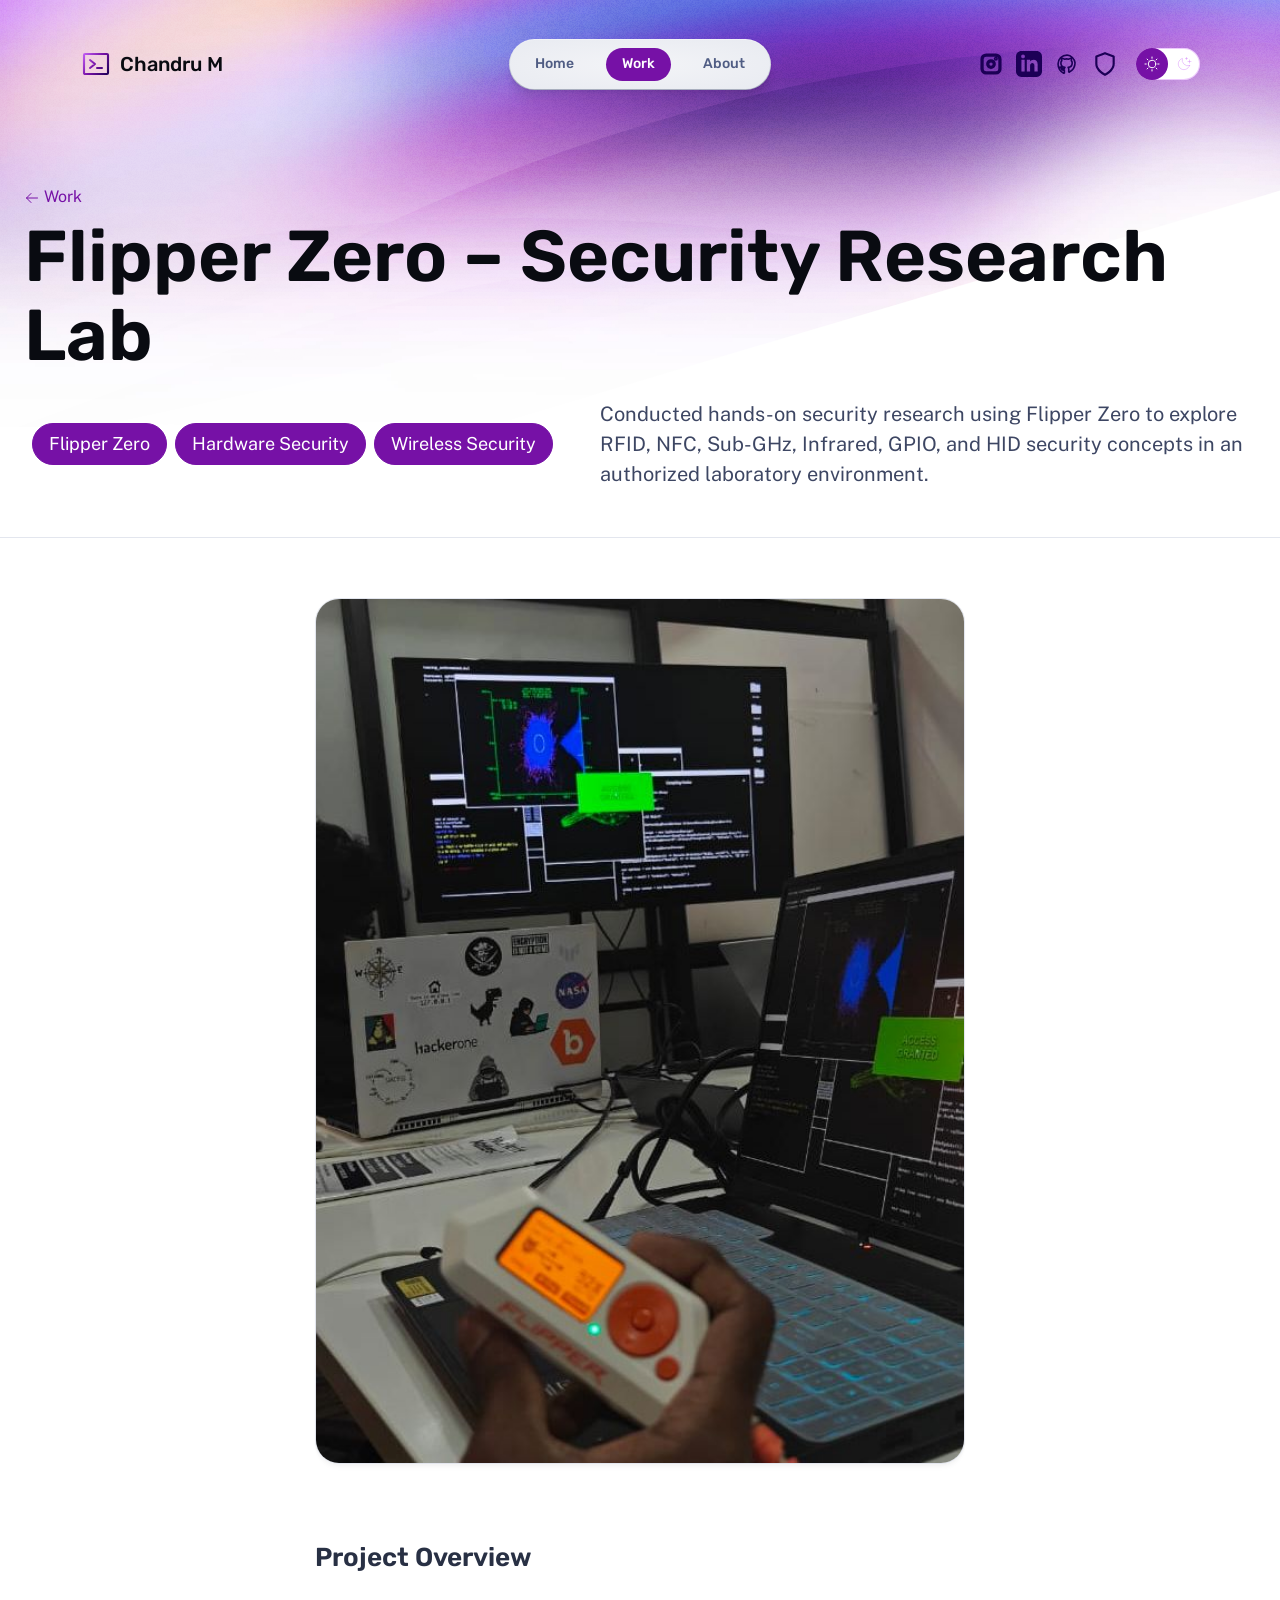
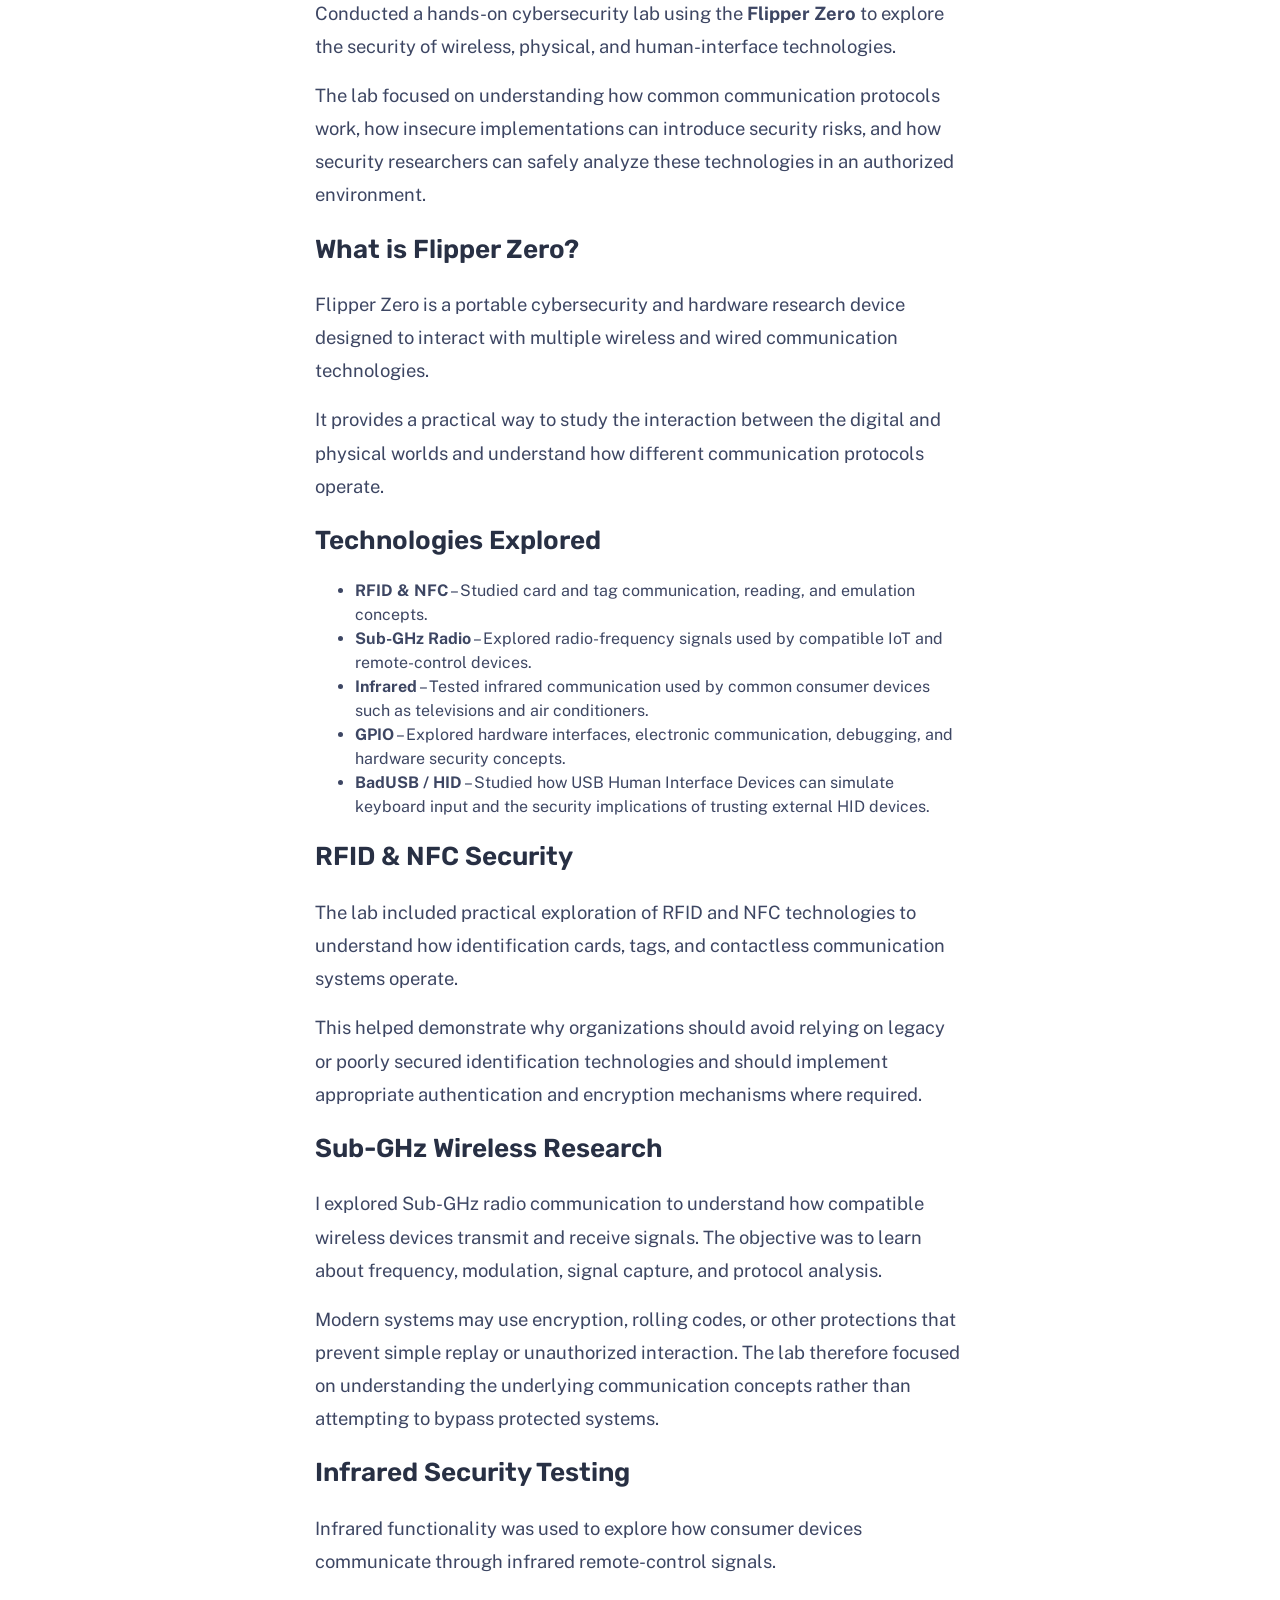
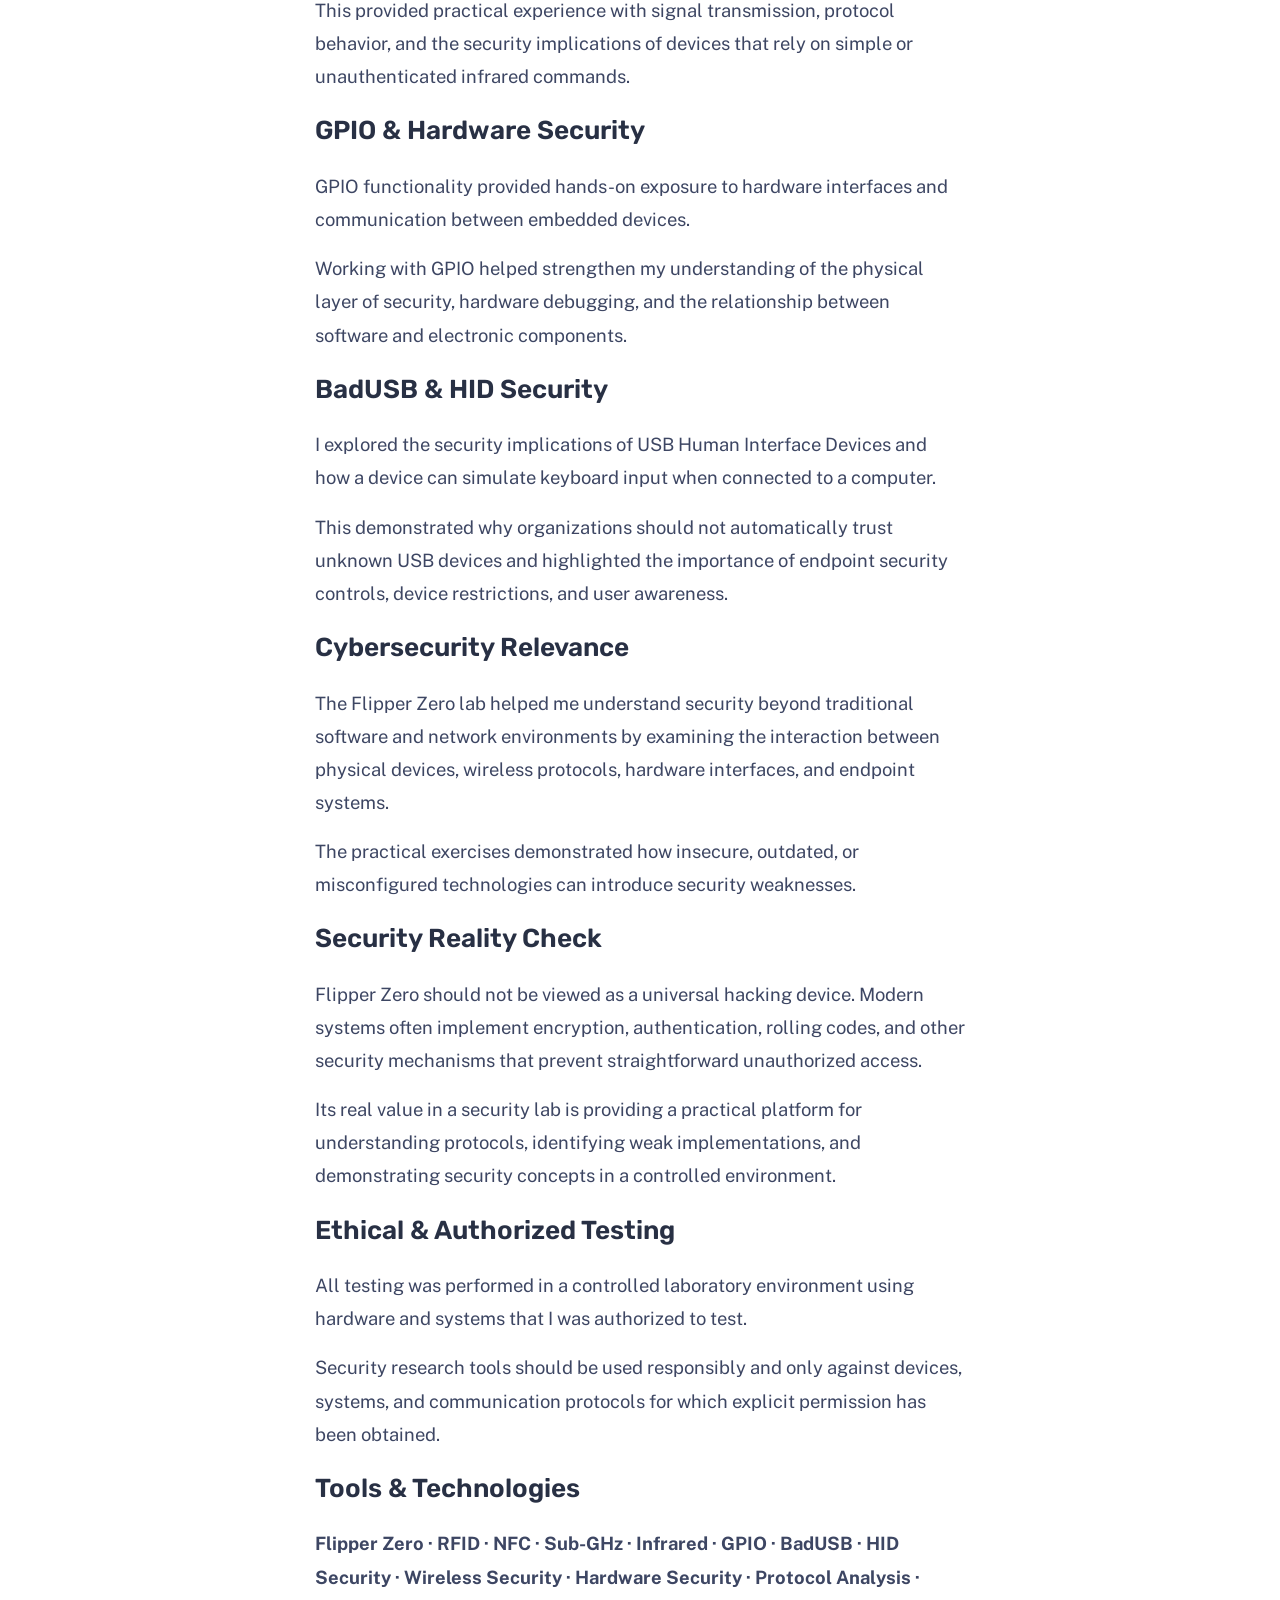
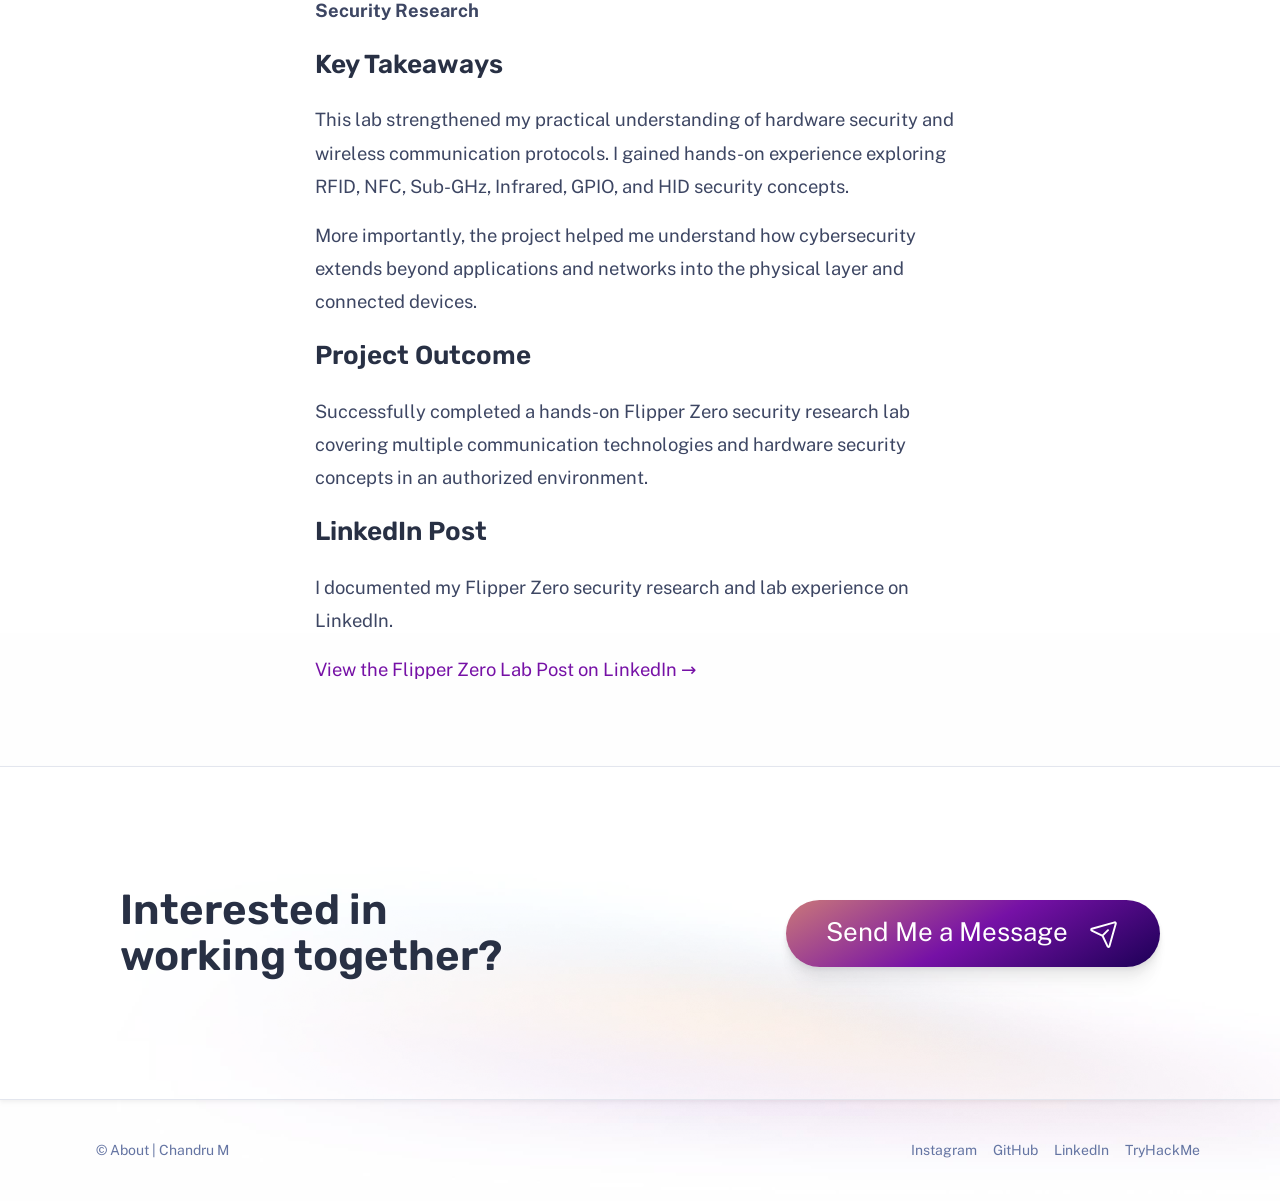
<file: work/flipper/index.html>
<!-- This is the h20 page of Chandru M Portfolio website. It contains the h20 section and related content. -->
<!doctype html>
<html lang="en" data-astro-cid-37fxchfa>

<head>
  <meta charset="UTF-8" />
  <meta name="description" property="og:description" content="Flipper Zero Security Research Lab exploring RFID, NFC, 
      Sub-GHz, Infrared, GPIO, and BadUSB capabilities in an authorized cybersecurity lab environment.
" />
  <meta name="viewport" content="width=device-width" />
  <meta name="generator" content="Astro v5.17.2" />
  <title>Flipper Zero – Security Research Lab</title>
  <link rel="icon" type="image/svg+xml" href="/favC.svg" />
  <link rel="preconnect" href="https://fonts.googleapis.com" />
  <link rel="preconnect" href="https://fonts.gstatic.com" crossorigin />
  <link
    href="https://fonts.googleapis.com/css2?family=Public+Sans:ital,wght@0,400;0,700;1,400&family=Rubik:wght@500;600&display=swap"
    rel="stylesheet" />
  <script>
    // This code is inlined in the head to make dark mode instant & blocking.
    const getThemePreference = () => {
      if (
        typeof localStorage !== "undefined" &&
        localStorage.getItem("theme")
      ) {
        return localStorage.getItem("theme");
      }
      return window.matchMedia("(prefers-color-scheme: dark)").matches
        ? "dark"
        : "light";
    };
    const isDark = getThemePreference() === "dark";
    document.documentElement.classList[isDark ? "add" : "remove"](
      "theme-dark",
    );

    if (typeof localStorage !== "undefined") {
      // Watch the document element and persist user preference when it changes.
      const observer = new MutationObserver(() => {
        const isDark =
          document.documentElement.classList.contains("theme-dark");
        localStorage.setItem("theme", isDark ? "dark" : "light");
      });
      observer.observe(document.documentElement, {
        attributes: true,
        attributeFilter: ["class"],
      });
    }
  </script>
  <link rel="stylesheet" href="/_astro/about.C0K0_6nf.css" />
  <style>
    a[data-astro-cid-balv45lp] {
      position: relative;
      display: flex;
      place-content: center;
      text-align: center;
      padding: 0.56em 2em;
      gap: 0.8em;
      color: var(--accent-text-over);
      text-decoration: none;
      line-height: 1.1;
      border-radius: 999rem;
      overflow: hidden;
      background: var(--gradient-accent-orange);
      box-shadow: var(--shadow-md);
      white-space: nowrap;
    }

    @media (min-width: 20em) {
      a[data-astro-cid-balv45lp] {
        font-size: var(--text-lg);
      }
    }

    a[data-astro-cid-balv45lp]:after {
      content: "";
      position: absolute;
      inset: 0;
      pointer-events: none;
      transition: background-color var(--theme-transition);
      mix-blend-mode: overlay;
    }

    a[data-astro-cid-balv45lp]:focus:after,
    a[data-astro-cid-balv45lp]:hover:after {
      background-color: hsla(var(--gray-999-basis), 0.3);
    }

    @media (min-width: 50em) {
      a[data-astro-cid-balv45lp] {
        padding: 1.125rem 2.5rem;
        font-size: var(--text-xl);
      }
    }

    aside[data-astro-cid-rcdzuq3a] {
      display: flex;
      flex-direction: column;
      align-items: center;
      gap: 3rem;
      border-top: 1px solid var(--gray-800);
      border-bottom: 1px solid var(--gray-800);
      padding: 5rem 1.5rem;
      background-color: var(--gray-999_40);
      box-shadow: var(--shadow-sm);
    }

    h2[data-astro-cid-rcdzuq3a] {
      font-size: var(--text-xl);
      text-align: center;
      max-width: 15ch;
    }

    @media (min-width: 50em) {
      aside[data-astro-cid-rcdzuq3a] {
        padding: 7.5rem;
        flex-direction: row;
        flex-wrap: wrap;
        justify-content: space-between;
      }

      h2[data-astro-cid-rcdzuq3a] {
        font-size: var(--text-3xl);
        text-align: left;
      }
    }

    svg[data-astro-cid-patnjmll] {
      vertical-align: middle;
      width: var(--size, 1em);
      height: var(--size, 1em);
    }

    .pill[data-astro-cid-2qeywk4b] {
      display: flex;
      padding: 0.5rem 1rem;
      gap: 0.5rem;
      color: var(--accent-text-over);
      border: 1px solid var(--accent-regular);
      background-color: var(--accent-regular);
      border-radius: 999rem;
      font-size: var(--text-md);
      line-height: 1.35;
      white-space: nowrap;
    }

    header[data-astro-cid-qwekciqp] {
      padding-bottom: 2.5rem;
      border-bottom: 1px solid var(--gray-800);
    }

    .back-link[data-astro-cid-qwekciqp] {
      display: none;
    }

    .details[data-astro-cid-qwekciqp] {
      display: flex;
      flex-direction: column;
      padding: 0.5rem;
      gap: 1.5rem;
      justify-content: space-between;
      align-items: center;
    }

    .tags[data-astro-cid-qwekciqp] {
      display: flex;
      gap: 0.5rem;
    }

    .description[data-astro-cid-qwekciqp] {
      font-size: var(--text-lg);
      max-width: 54ch;
    }

    .content[data-astro-cid-qwekciqp] {
      max-width: 65ch;
      margin-inline: auto;
    }

    .content[data-astro-cid-qwekciqp]>*+* {
      margin-top: 1rem;
    }

    .content[data-astro-cid-qwekciqp] h1,
    .content[data-astro-cid-qwekciqp] h2,
    .content[data-astro-cid-qwekciqp] h3,
    .content[data-astro-cid-qwekciqp] h4,
    .content[data-astro-cid-qwekciqp] h5 {
      margin: 1.5rem 0;
    }

    .content[data-astro-cid-qwekciqp] img {
      border-radius: 1.5rem;
      box-shadow: var(--shadow-sm);
      background: var(--gradient-subtle);
      border: 1px solid var(--gray-800);
    }

    .content[data-astro-cid-qwekciqp] blockquote {
      font-size: var(--text-lg);
      font-family: var(--font-brand);
      font-weight: 600;
      line-height: 1.1;
      padding-inline-start: 1.5rem;
      border-inline-start: 0.25rem solid var(--accent-dark);
      color: var(--gray-0);
    }

    .back-link[data-astro-cid-qwekciqp],
    .content[data-astro-cid-qwekciqp] a {
      text-decoration: 1px solid underline transparent;
      text-underline-offset: 0.25em;
      transition: text-decoration-color var(--theme-transition);
    }

    .back-link[data-astro-cid-qwekciqp]:hover,
    .back-link[data-astro-cid-qwekciqp]:focus,
    .content[data-astro-cid-qwekciqp] a:hover,
    .content[data-astro-cid-qwekciqp] a:focus {
      text-decoration-color: currentColor;
    }

    @media (min-width: 50em) {
      .back-link[data-astro-cid-qwekciqp] {
        display: block;
        align-self: flex-start;
      }

      .details[data-astro-cid-qwekciqp] {
        flex-direction: row;
        gap: 2.5rem;
      }

      .content[data-astro-cid-qwekciqp] blockquote {
        font-size: var(--text-2xl);
      }
    }

    .content p {
      font-size: 1.15rem;
      line-height: 1.80;
    }
  </style>
</head>

<body data-astro-cid-37fxchfa>
  <div class="stack backgrounds" data-astro-cid-37fxchfa>
    <nav data-astro-cid-dmqpwcec>
      <div class="menu-header" data-astro-cid-dmqpwcec>
        <a href="/" class="site-title" data-astro-cid-dmqpwcec>
          <svg xmlns="http://www.w3.org/2000/svg" width="40" height="40" viewBox="0 0 256 256" aria-hidden="true"
            stroke="url(#icon-gradient-flffnf41)" fill="url(#icon-gradient-flffnf41)" style="--size: 1.6em"
            class="astro-patnjmll" data-astro-cid-patnjmll>
            <g data-astro-cid-patnjmll>
              <path fill="none" stroke-linecap="round" stroke-linejoin="round" stroke-width="16"
                d="m80 96 40 32-40 32m56 0h40" />
              <rect width="192" height="160" x="32" y="48" fill="none" stroke-linecap="round" stroke-linejoin="round"
                stroke-width="16.97" rx="8.5" />
            </g>
            <linearGradient id="icon-gradient-flffnf41" x1="23" x2="235" y1="43" y2="202" gradientUnits="userSpaceOnUse"
              data-astro-cid-patnjmll>
              <stop stop-color="var(--gradient-stop-1)" data-astro-cid-patnjmll></stop>
              <stop offset=".5" stop-color="var(--gradient-stop-2)" data-astro-cid-patnjmll></stop>
              <stop offset="1" stop-color="var(--gradient-stop-3)" data-astro-cid-patnjmll></stop>
            </linearGradient>
          </svg>
          Chandru M
        </a>
        <menu-button data-astro-cid-dmqpwcec="true">
          <template data-astro-cid-dmqpwcec>
            <button class="menu-button" aria-expanded="false" data-astro-cid-dmqpwcec>
              <span class="sr-only" data-astro-cid-dmqpwcec>Menu</span>
              <svg xmlns="http://www.w3.org/2000/svg" width="40" height="40" viewBox="0 0 256 256" aria-hidden="true"
                stroke="currentcolor" fill="currentcolor" class="astro-patnjmll" data-astro-cid-patnjmll>
                <g data-astro-cid-patnjmll>
                  <path stroke-linecap="round" stroke-linejoin="round" stroke-width="16"
                    d="M40 128h176M40 64h176M40 192h176" />
                </g>
              </svg>
            </button>
          </template>
        </menu-button>
      </div>
      <noscript>
        <ul class="nav-items" data-astro-cid-dmqpwcec>
          <li data-astro-cid-dmqpwcec>
            <a class="link" href="/" data-astro-cid-dmqpwcec> Home </a>
          </li>
          <li data-astro-cid-dmqpwcec>
            <a aria-current="page" class="link" href="/work/" data-astro-cid-dmqpwcec>
              Work
            </a>
          </li>
          <li data-astro-cid-dmqpwcec>
            <a class="link" href="/about/" data-astro-cid-dmqpwcec> About </a>
          </li>
        </ul>
      </noscript>
      <noscript>
        <div class="menu-footer" data-astro-cid-dmqpwcec>
          <div class="socials" data-astro-cid-dmqpwcec>
            <a href="https://www.instagram.com/chan.callisto" class="social" data-astro-cid-dmqpwcec>
              <span class="sr-only" data-astro-cid-dmqpwcec>Instagram</span>
              <svg xmlns="http://www.w3.org/2000/svg" width="40" height="40" viewBox="0 0 256 256" aria-hidden="true"
                stroke="currentcolor" fill="currentcolor" class="astro-patnjmll" data-astro-cid-patnjmll>
                <g data-astro-cid-patnjmll>
                  <path fill="none" stroke-linecap="round" stroke-linejoin="round" stroke-width="16"
                    d="M176,32H80A48,48,0,0,0,32,80v96a48,48,0,0,0,48,48h96a48,48,0,0,0,48-48V80A48,48,0,0,0,176,32Zm32,144a32,32,0,0,1-32,32H80a32,32,0,0,1-32-32V80A32,32,0,0,1,80,48h96a32,32,0,0,1,32,32ZM128,88a40,40,0,1,0,40,40A40,40,0,0,0,128,88Zm0,64a24,24,0,1,1,24-24A24,24,0,0,1,128,152ZM188,76a12,12,0,1,1-12-12A12,12,0,0,1,188,76Z" />
                </g>
              </svg>
            </a>
            <a href="https://www.linkedin.com/in/mchandruchan/" class="social" data-astro-cid-dmqpwcec>
              <span class="sr-only" data-astro-cid-dmqpwcec>LinkedIn</span>
              <svg xmlns="http://www.w3.org/2000/svg" width="40" height="40" viewBox="0 0 24 24" aria-hidden="true"
                fill="currentcolor" class="astro-patnjmll" data-astro-cid-patnjmll>
                <g data-astro-cid-patnjmll>
                  <path
                    d="M19 0h-14c-2.761 0-5 2.239-5 5v14c0 2.761 2.239 5 5 5h14c2.762 0 5-2.239 5-5v-14c0-2.761-2.238-5-5-5zm-11 19h-3v-11h3v11zm-1.5-12.268c-.966 0-1.75-.79-1.75-1.764s.784-1.764 1.75-1.764 1.75.79 1.75 1.764-.783 1.764-1.75 1.764zm13.5 12.268h-3v-5.604c0-3.368-4-3.113-4 0v5.604h-3v-11h3v1.765c1.396-2.586 7-2.777 7 2.476v6.759z" />
                </g>
              </svg>
            </a>
            <a href="https://github.com/mchandru-root" class="social" data-astro-cid-dmqpwcec>
              <span class="sr-only" data-astro-cid-dmqpwcec>GitHub</span>
              <svg xmlns="http://www.w3.org/2000/svg" width="40" height="40" viewBox="0 0 256 256" aria-hidden="true"
                stroke="currentcolor" fill="currentcolor" class="astro-patnjmll" data-astro-cid-patnjmll>
                <g data-astro-cid-patnjmll>
                  <path fill="none" stroke-linecap="round" stroke-linejoin="round" stroke-width="16"
                    d="M128,40A88,88,0,0,0,40,128c0,39.5,22.7,73.6,55.4,90.4a4.4,4.4,0,0,0,6.6-4.1V187.1c-24.5,5.3-29.7-11.8-29.7-11.8-4-10.2-9.8-12.9-9.8-12.9-8-5.5.6-5.4.6-5.4,8.8.6,13.5,9.1,13.5,9.1,7.9,13.5,20.7,9.6,25.7,7.3,0.8-5.7,3.1-9.6,5.6-11.8-19.5-2.2-40.1-9.8-40.1-43.5,0-9.6,3.4-17.4,9.1-23.5-0.9-2.2-3.9-11.1.9-23.1,0,0,7.4-2.4,24.2,9a84.4,84.4,0,0,1,44,0c16.8-11.4,24.2-9,24.2-9,4.8,12,.8,20.9,0,23.1,5.7,6.1,9.1,13.9,9.1,23.5,0,33.8-20.6,41.2-40.2,43.4,3.2,2.8,6.1,8.2,6.1,16.6v24.6a4.4,4.4,0,0,0,6.6,4.1c32.7-16.8,55.4-50.9,55.4-90.4A88,88,0,0,0,128,40Z" />
                </g>
              </svg>
            </a>
            <a href="https://tryhackme.com/p/ROOT51" class="social" data-astro-cid-dmqpwcec>
              <span class="sr-only" data-astro-cid-dmqpwcec>TryHackMe</span>
              <svg xmlns="http://www.w3.org/2000/svg" width="40" height="40" viewBox="0 0 24 24" aria-hidden="true"
                fill="none" stroke="currentcolor" stroke-width="2" stroke-linecap="round" stroke-linejoin="round"
                class="astro-patnjmll" data-astro-cid-patnjmll>
                <path d="M12 22s8-4 8-10V5l-8-3-8 3v7c0 6 8 10 8 10z" />
              </svg>
            </a>
          </div>
        </div>
      </noscript>
      <div id="menu-content" hidden data-astro-cid-dmqpwcec>
        <ul class="nav-items" data-astro-cid-dmqpwcec>
          <li data-astro-cid-dmqpwcec>
            <a class="link" href="/" data-astro-cid-dmqpwcec> Home </a>
          </li>
          <li data-astro-cid-dmqpwcec>
            <a aria-current="page" class="link" href="/work/" data-astro-cid-dmqpwcec>
              Work
            </a>
          </li>
          <li data-astro-cid-dmqpwcec>
            <a class="link" href="/about/" data-astro-cid-dmqpwcec> About </a>
          </li>
        </ul>
        <div class="menu-footer" data-astro-cid-dmqpwcec>
          <div class="socials" data-astro-cid-dmqpwcec>
            <a href="https://www.instagram.com/chan.callisto" class="social" data-astro-cid-dmqpwcec>
              <span class="sr-only" data-astro-cid-dmqpwcec>Instagram</span>
              <svg xmlns="http://www.w3.org/2000/svg" width="40" height="40" viewBox="0 0 256 256" aria-hidden="true"
                stroke="currentcolor" fill="currentcolor" class="astro-patnjmll" data-astro-cid-patnjmll>
                <g data-astro-cid-patnjmll>
                  <path fill="none" stroke-linecap="round" stroke-linejoin="round" stroke-width="16"
                    d="M176,32H80A48,48,0,0,0,32,80v96a48,48,0,0,0,48,48h96a48,48,0,0,0,48-48V80A48,48,0,0,0,176,32Zm32,144a32,32,0,0,1-32,32H80a32,32,0,0,1-32-32V80A32,32,0,0,1,80,48h96a32,32,0,0,1,32,32ZM128,88a40,40,0,1,0,40,40A40,40,0,0,0,128,88Zm0,64a24,24,0,1,1,24-24A24,24,0,0,1,128,152ZM188,76a12,12,0,1,1-12-12A12,12,0,0,1,188,76Z" />
                </g>
              </svg>
            </a>
            <a href="https://www.linkedin.com/in/mchandruchan/" class="social" data-astro-cid-dmqpwcec>
              <span class="sr-only" data-astro-cid-dmqpwcec>LinkedIn</span>
              <svg xmlns="http://www.w3.org/2000/svg" width="40" height="40" viewBox="0 0 24 24" aria-hidden="true"
                fill="currentcolor" class="astro-patnjmll" data-astro-cid-patnjmll>
                <g data-astro-cid-patnjmll>
                  <path
                    d="M19 0h-14c-2.761 0-5 2.239-5 5v14c0 2.761 2.239 5 5 5h14c2.762 0 5-2.239 5-5v-14c0-2.761-2.238-5-5-5zm-11 19h-3v-11h3v11zm-1.5-12.268c-.966 0-1.75-.79-1.75-1.764s.784-1.764 1.75-1.764 1.75.79 1.75 1.764-.783 1.764-1.75 1.764zm13.5 12.268h-3v-5.604c0-3.368-4-3.113-4 0v5.604h-3v-11h3v1.765c1.396-2.586 7-2.777 7 2.476v6.759z" />
                </g>
              </svg>
            </a>
            <a href="https://github.com/mchandru-root" class="social" data-astro-cid-dmqpwcec>
              <span class="sr-only" data-astro-cid-dmqpwcec>GitHub</span>
              <svg xmlns="http://www.w3.org/2000/svg" width="40" height="40" viewBox="0 0 256 256" aria-hidden="true"
                stroke="currentcolor" fill="currentcolor" class="astro-patnjmll" data-astro-cid-patnjmll>
                <g data-astro-cid-patnjmll>
                  <path fill="none" stroke-linecap="round" stroke-linejoin="round" stroke-width="16"
                    d="M128,40A88,88,0,0,0,40,128c0,39.5,22.7,73.6,55.4,90.4a4.4,4.4,0,0,0,6.6-4.1V187.1c-24.5,5.3-29.7-11.8-29.7-11.8-4-10.2-9.8-12.9-9.8-12.9-8-5.5.6-5.4.6-5.4,8.8.6,13.5,9.1,13.5,9.1,7.9,13.5,20.7,9.6,25.7,7.3,0.8-5.7,3.1-9.6,5.6-11.8-19.5-2.2-40.1-9.8-40.1-43.5,0-9.6,3.4-17.4,9.1-23.5-0.9-2.2-3.9-11.1.9-23.1,0,0,7.4-2.4,24.2,9a84.4,84.4,0,0,1,44,0c16.8-11.4,24.2-9,24.2-9,4.8,12,.8,20.9,0,23.1,5.7,6.1,9.1,13.9,9.1,23.5,0,33.8-20.6,41.2-40.2,43.4,3.2,2.8,6.1,8.2,6.1,16.6v24.6a4.4,4.4,0,0,0,6.6,4.1c32.7-16.8,55.4-50.9,55.4-90.4A88,88,0,0,0,128,40Z" />
                </g>
              </svg>
            </a>
            <a href="https://tryhackme.com/p/ROOT51" class="social" data-astro-cid-dmqpwcec>
              <span class="sr-only" data-astro-cid-dmqpwcec>TryHackMe</span>
              <svg xmlns="http://www.w3.org/2000/svg" width="40" height="40" viewBox="0 0 24 24" aria-hidden="true"
                fill="none" stroke="currentcolor" stroke-width="2" stroke-linecap="round" stroke-linejoin="round"
                class="astro-patnjmll" data-astro-cid-patnjmll>
                <path d="M12 22s8-4 8-10V5l-8-3-8 3v7c0 6 8 10 8 10z" />
              </svg>
            </a>
          </div>
          <div class="theme-toggle" data-astro-cid-dmqpwcec>
            <theme-toggle data-astro-cid-x3pjskd3="true">
              <button data-astro-cid-x3pjskd3>
                <span class="sr-only" data-astro-cid-x3pjskd3>Dark theme</span>
                <span class="icon light" data-astro-cid-x3pjskd3><svg xmlns="http://www.w3.org/2000/svg" width="40"
                    height="40" viewBox="0 0 256 256" aria-hidden="true" stroke="currentcolor" fill="currentcolor"
                    class="astro-patnjmll" data-astro-cid-patnjmll>
                    <g data-astro-cid-patnjmll>
                      <circle cx="128" cy="128" r="60" fill="none" stroke-linecap="round" stroke-linejoin="round"
                        stroke-width="16" />
                      <path fill="none" stroke-linecap="round" stroke-linejoin="round" stroke-width="16"
                        d="M128 36V16M63 63 49 49m-13 79H16m47 65-14 14m79 13v20m65-47 14 14m13-79h20m-47-65 14-14" />
                    </g>
                  </svg>
                </span>
                <span class="icon dark" data-astro-cid-x3pjskd3><svg xmlns="http://www.w3.org/2000/svg" width="40"
                    height="40" viewBox="0 0 256 256" aria-hidden="true" stroke="currentcolor" fill="currentcolor"
                    class="astro-patnjmll" data-astro-cid-patnjmll>
                    <g data-astro-cid-patnjmll>
                      <path fill="none" stroke-linecap="round" stroke-linejoin="round" stroke-width="16"
                        d="M216 112V64m24 24h-48m-24-64v32m16-16h-32m65 113A92 92 0 0 1 103 39h0a92 92 0 1 0 114 114Z" />
                    </g>
                  </svg>
                </span>
              </button>
            </theme-toggle>
            <script type="module">
              class n extends HTMLElement {
                constructor() {
                  super();
                  const e = this.querySelector("button"),
                    t = (s) => {
                      (document.documentElement.classList[
                        s ? "add" : "remove"
                      ]("theme-dark"),
                        e.setAttribute("aria-pressed", String(s)));
                    };
                  (e.addEventListener("click", () => t(!this.isDark())),
                    t(this.isDark()));
                }
                isDark() {
                  return document.documentElement.classList.contains(
                    "theme-dark",
                  );
                }
              }
              customElements.define("theme-toggle", n);
            </script>
          </div>
        </div>
      </div>
    </nav>
    <script type="module">
      class i extends HTMLElement {
        constructor() {
          (super(),
            this.appendChild(
              this.querySelector("template").content.cloneNode(!0),
            ));
          const n = this.querySelector("button"),
            t = document.getElementById("menu-content");
          ((t.hidden = !0), t.classList.add("menu-content"));
          const d = (e) => {
            (n.setAttribute("aria-expanded", e ? "true" : "false"),
              (t.hidden = !e));
          };
          n.addEventListener("click", () => d(t.hidden));
          const s = (e) => {
            (d(e.matches), (n.hidden = e.matches));
          },
            c = window.matchMedia("(min-width: 50em)");
          (s(c), c.addEventListener("change", s));
        }
      }
      customElements.define("menu-button", i);
    </script>
    <div class="stack gap-20" data-astro-cid-qwekciqp>
      <div class="stack gap-15" data-astro-cid-qwekciqp>
        <header data-astro-cid-qwekciqp>
          <div class="wrapper stack gap-2" data-astro-cid-qwekciqp>
            <a class="back-link" href="/work/" data-astro-cid-qwekciqp><svg xmlns="http://www.w3.org/2000/svg"
                width="40" height="40" viewBox="0 0 256 256" aria-hidden="true" stroke="currentcolor"
                fill="currentcolor" class="astro-patnjmll" data-astro-cid-patnjmll>
                <g data-astro-cid-patnjmll>
                  <path fill="none" stroke-linecap="round" stroke-linejoin="round" stroke-width="16"
                    d="M216 128H40m72-72-72 72 72 72" />
                </g>
              </svg>
              Work</a>
            <div class="hero stack gap-4 start" data-astro-cid-bbe6dxrz>
              <div class="stack gap-2" data-astro-cid-bbe6dxrz>
                <h1 class="title" data-astro-cid-bbe6dxrz>Flipper Zero – Security Research Lab</h1>
              </div>
              <div class="details" data-astro-cid-qwekciqp>
                <div class="tags" data-astro-cid-qwekciqp>
                  <div class="pill" data-astro-cid-2qeywk4b>Flipper Zero</div>
                  <div class="pill" data-astro-cid-2qeywk4b>Hardware Security</div>
                  <div class="pill" data-astro-cid-2qeywk4b>Wireless Security</div>
                </div>
                <p class="description" data-astro-cid-qwekciqp>
                  Conducted hands-on security research using Flipper Zero to explore RFID, NFC, Sub-GHz,
                  Infrared, GPIO, and HID security concepts in an authorized laboratory environment.
                </p>
              </div>
            </div>
          </div>
        </header>
        <main class="wrapper" data-astro-cid-qwekciqp>
          <div class="stack gap-10 content" data-astro-cid-qwekciqp>
            <img src="/assets/flipper.jpg" alt="Flipper Zero cybersecurity research lab." data-astro-cid-qwekciqp />
            <div class="content" data-astro-cid-qwekciqp>
              <h5>Project Overview</h5>

              <p> Conducted a hands-on cybersecurity lab using the <strong>Flipper Zero</strong> to explore the security
                of wireless, physical, and human-interface technologies. </p>
              <p> The lab focused on understanding how common communication protocols work, how insecure implementations
                can introduce security risks, and how security researchers can safely analyze these technologies in an
                authorized environment. </p>
              <h5>What is Flipper Zero?</h5>
              <p> Flipper Zero is a portable cybersecurity and hardware research device designed to interact with
                multiple wireless and wired communication technologies. </p>
              <p> It provides a practical way to study the interaction between the digital and physical worlds and
                understand how different communication protocols operate. </p>
              <h5>Technologies Explored</h5>
              <ul>
                <li> <strong>RFID &amp; NFC</strong> – Studied card and tag communication, reading, and emulation
                  concepts. </li>
                <li> <strong>Sub-GHz Radio</strong> – Explored radio-frequency signals used by compatible IoT and
                  remote-control devices. </li>
                <li> <strong>Infrared</strong> – Tested infrared communication used by common consumer devices such as
                  televisions and air conditioners. </li>
                <li> <strong>GPIO</strong> – Explored hardware interfaces, electronic communication, debugging, and
                  hardware security concepts. </li>
                <li> <strong>BadUSB / HID</strong> – Studied how USB Human Interface Devices can simulate keyboard input
                  and the security implications of trusting external HID devices. </li>
              </ul>
              <h5>RFID &amp; NFC Security</h5>
              <p> The lab included practical exploration of RFID and NFC technologies to understand how identification
                cards, tags, and contactless communication systems operate. </p>
              <p> This helped demonstrate why organizations should avoid relying on legacy or poorly secured
                identification technologies and should implement appropriate authentication and encryption mechanisms
                where required. </p>
              <h5>Sub-GHz Wireless Research</h5>
              <p> I explored Sub-GHz radio communication to understand how compatible wireless devices transmit and
                receive signals. The objective was to learn about frequency, modulation, signal capture, and protocol
                analysis. </p>
              <p> Modern systems may use encryption, rolling codes, or other protections that prevent simple replay or
                unauthorized interaction. The lab therefore focused on understanding the underlying communication
                concepts rather than attempting to bypass protected systems. </p>
              <h5>Infrared Security Testing</h5>
              <p> Infrared functionality was used to explore how consumer devices communicate through infrared
                remote-control signals. </p>
              <p> This provided practical experience with signal transmission, protocol behavior, and the security
                implications of devices that rely on simple or unauthenticated infrared commands. </p>
              <h5>GPIO &amp; Hardware Security</h5>
              <p> GPIO functionality provided hands-on exposure to hardware interfaces and communication between
                embedded devices. </p>
              <p> Working with GPIO helped strengthen my understanding of the physical layer of security, hardware
                debugging, and the relationship between software and electronic components. </p>
              <h5>BadUSB &amp; HID Security</h5>
              <p> I explored the security implications of USB Human Interface Devices and how a device can simulate
                keyboard input when connected to a computer. </p>
              <p> This demonstrated why organizations should not automatically trust unknown USB devices and highlighted
                the importance of endpoint security controls, device restrictions, and user awareness. </p>
              <h5>Cybersecurity Relevance</h5>
              <p> The Flipper Zero lab helped me understand security beyond traditional software and network
                environments by examining the interaction between physical devices, wireless protocols, hardware
                interfaces, and endpoint systems. </p>
              <p> The practical exercises demonstrated how insecure, outdated, or misconfigured technologies can
                introduce security weaknesses. </p>
              <h5>Security Reality Check</h5>
              <p> Flipper Zero should not be viewed as a universal hacking device. Modern systems often implement
                encryption, authentication, rolling codes, and other security mechanisms that prevent straightforward
                unauthorized access. </p>
              <p> Its real value in a security lab is providing a practical platform for understanding protocols,
                identifying weak implementations, and demonstrating security concepts in a controlled environment. </p>
              <h5>Ethical &amp; Authorized Testing</h5>
              <p> All testing was performed in a controlled laboratory environment using hardware and systems that I was
                authorized to test. </p>
              <p> Security research tools should be used responsibly and only against devices, systems, and
                communication protocols for which explicit permission has been obtained. </p>
              <h5>Tools &amp; Technologies</h5>
              <p> <strong> Flipper Zero · RFID · NFC · Sub-GHz · Infrared · GPIO · BadUSB · HID Security · Wireless
                  Security · Hardware Security · Protocol Analysis · Security Research </strong> </p>
              <h5>Key Takeaways</h5>
              <p> This lab strengthened my practical understanding of hardware security and wireless communication
                protocols. I gained hands-on experience exploring RFID, NFC, Sub-GHz, Infrared, GPIO, and HID security
                concepts. </p>
              <p> More importantly, the project helped me understand how cybersecurity extends beyond applications and
                networks into the physical layer and connected devices. </p>
              <h5>Project Outcome</h5>
              <p> Successfully completed a hands-on Flipper Zero security research lab covering multiple communication
                technologies and hardware security concepts in an authorized environment. </p>
              <h5>LinkedIn Post</h5>
              <p> I documented my Flipper Zero security research and lab experience on LinkedIn. </p>
              <p> <a href="https://www.linkedin.com/posts/mchandruchan_day01-100daysofcybersecurity-day-activity-7436794969203331072-8Xv3" target="_blank" rel="noopener noreferrer"> View the Flipper Zero Lab
                  Post on LinkedIn → </a> </p>

            </div>
          </div>
        </main>
      </div>
      <aside data-astro-cid-rcdzuq3a>
        <h2 data-astro-cid-rcdzuq3a>Interested in working together?</h2>
        <a href="mailto:mchandru.root@gmail.com" data-astro-cid-balv45lp>
          Send Me a Message
          <svg xmlns="http://www.w3.org/2000/svg" width="40" height="40" viewBox="0 0 256 256" aria-hidden="true"
            stroke="currentcolor" fill="currentcolor" style="--size: 1.2em" class="astro-patnjmll"
            data-astro-cid-patnjmll>
            <g data-astro-cid-patnjmll>
              <path fill="none" stroke-linecap="round" stroke-linejoin="round" stroke-width="16"
                d="M210.3 35.9 23.9 88.4a8 8 0 0 0-1.2 15l85.6 40.5a7.8 7.8 0 0 1 3.8 3.8l40.5 85.6a8 8 0 0 0 15-1.2l52.5-186.4a7.9 7.9 0 0 0-9.8-9.8Zm-99.4 109.2 45.2-45.2" />
            </g>
          </svg>
        </a>
      </aside>
    </div>
    <footer data-astro-cid-sz7xmlte>
      <div class="group" data-astro-cid-sz7xmlte>
        <p data-astro-cid-sz7xmlte></p>
        <p data-astro-cid-sz7xmlte>&copy; About | Chandru M</p>
      </div>
      <p class="socials" data-astro-cid-sz7xmlte>
        <a href="https://www.instagram.com/chan.callisto" data-astro-cid-sz7xmlte>
          Instagram</a>
        <a href="https://github.com/mchandru-root" data-astro-cid-sz7xmlte>
          GitHub</a>
        <a href="https://www.linkedin.com/in/mchandruchan/" data-astro-cid-sz7xmlte>
          LinkedIn</a>
        <a href="https://tryhackme.com/p/ROOT51" data-astro-cid-sz7xmlte> TryHackMe</a>
      </p>
    </footer>
  </div>
  <script type="module">
    addEventListener("load", () =>
      document.documentElement.classList.add("loaded"),
    );
  </script>
</body>

</html>
</file>
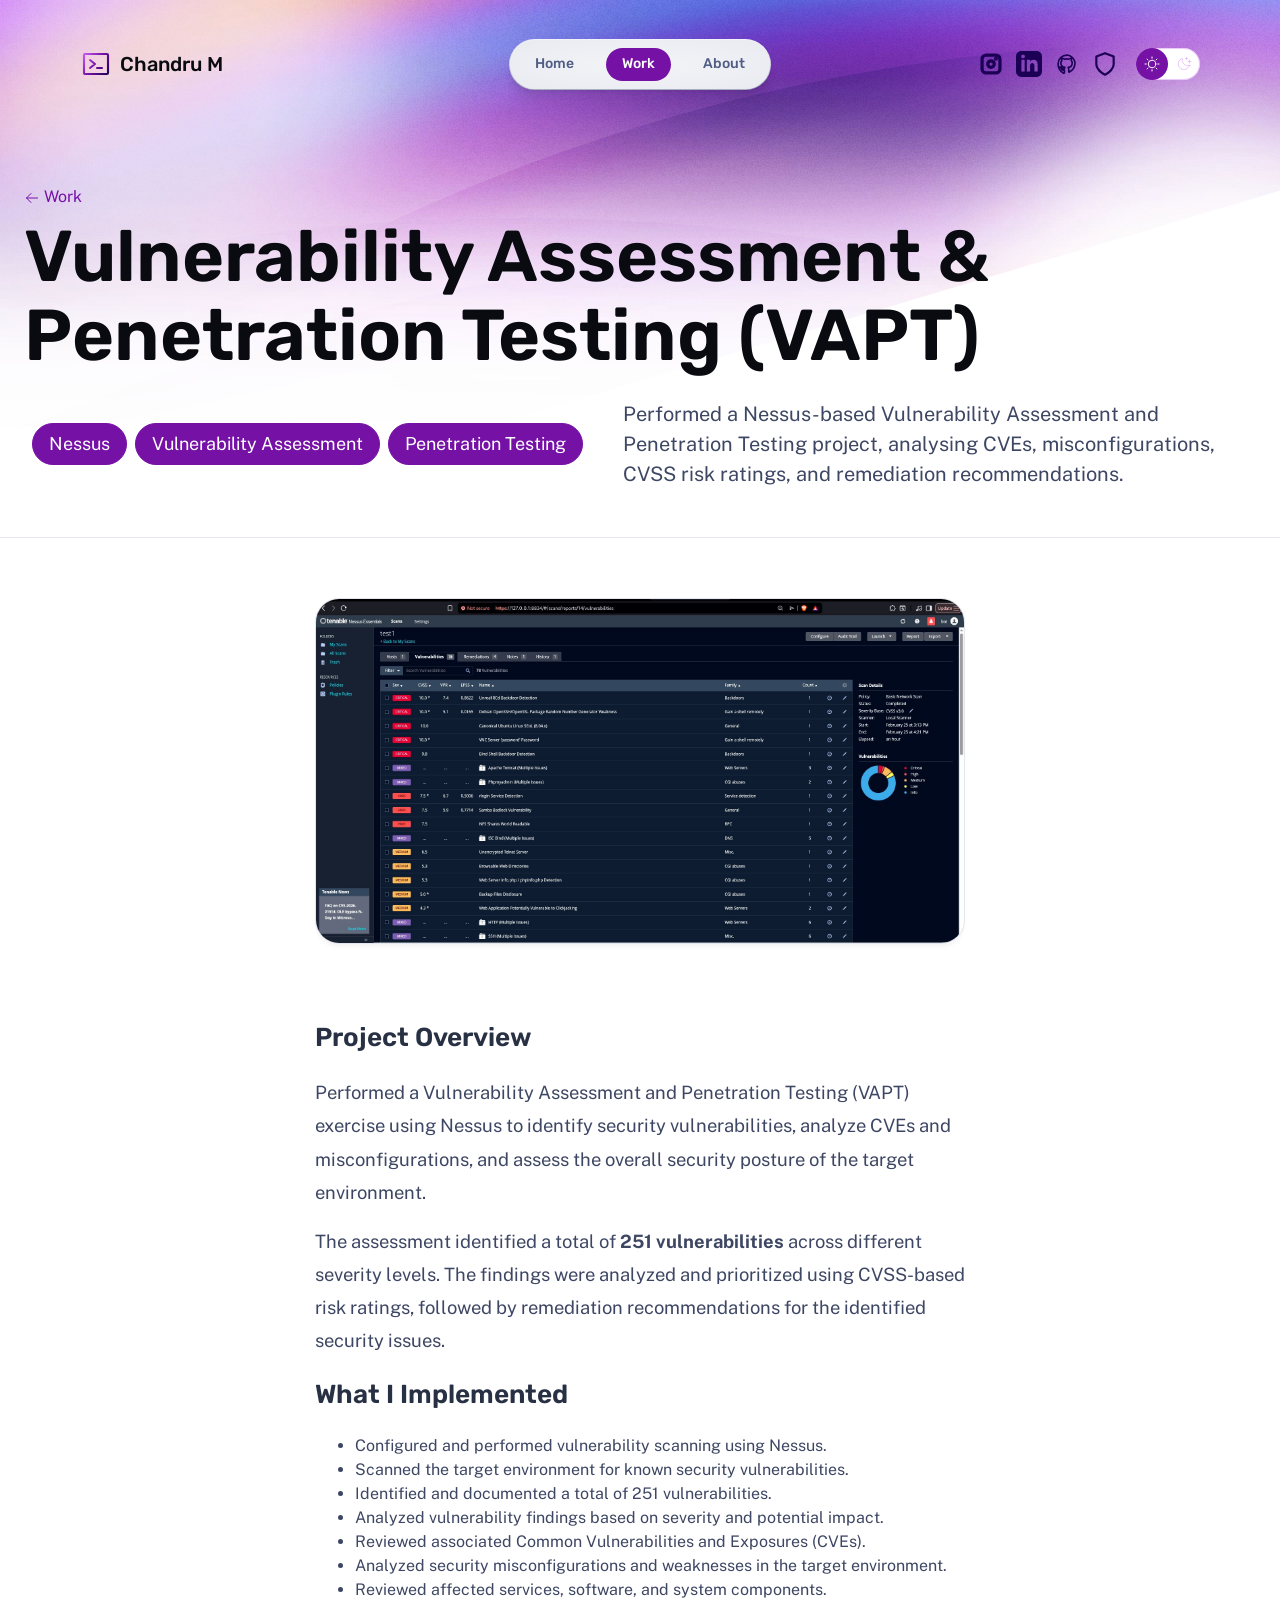
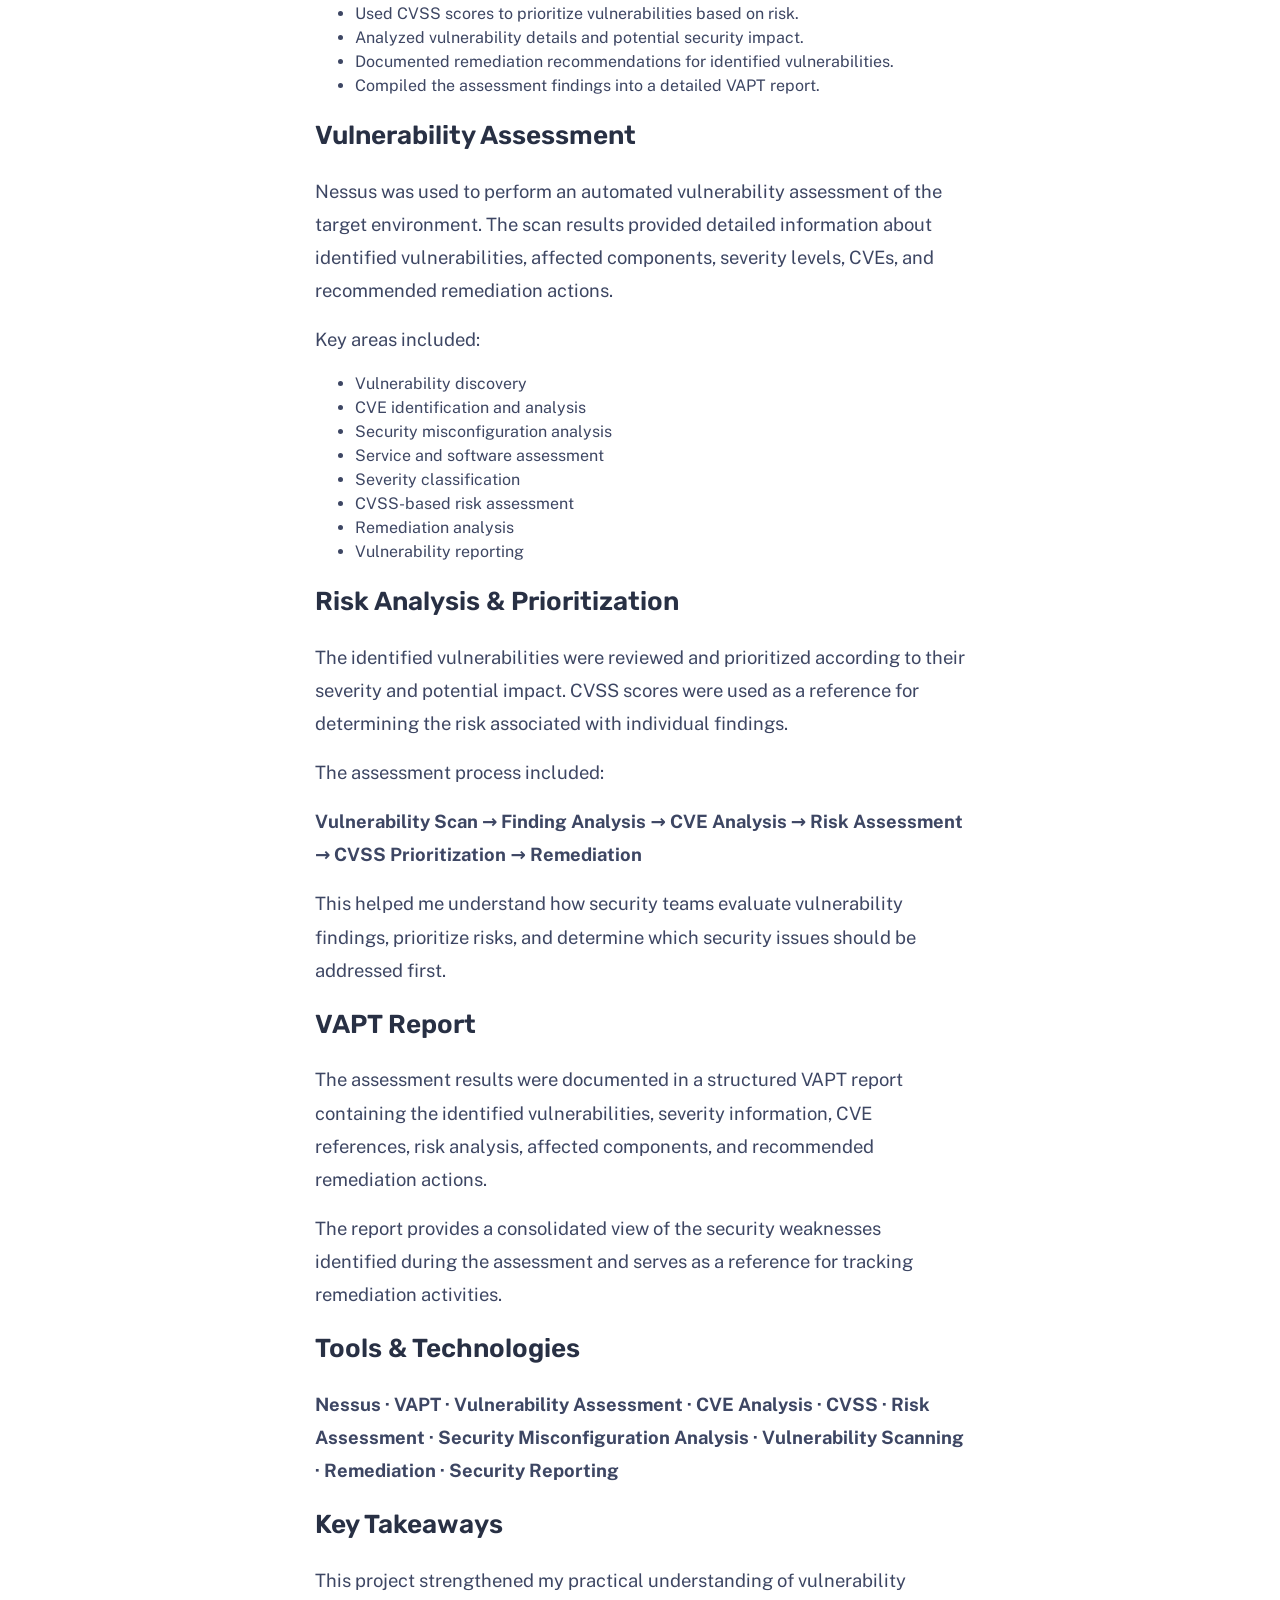
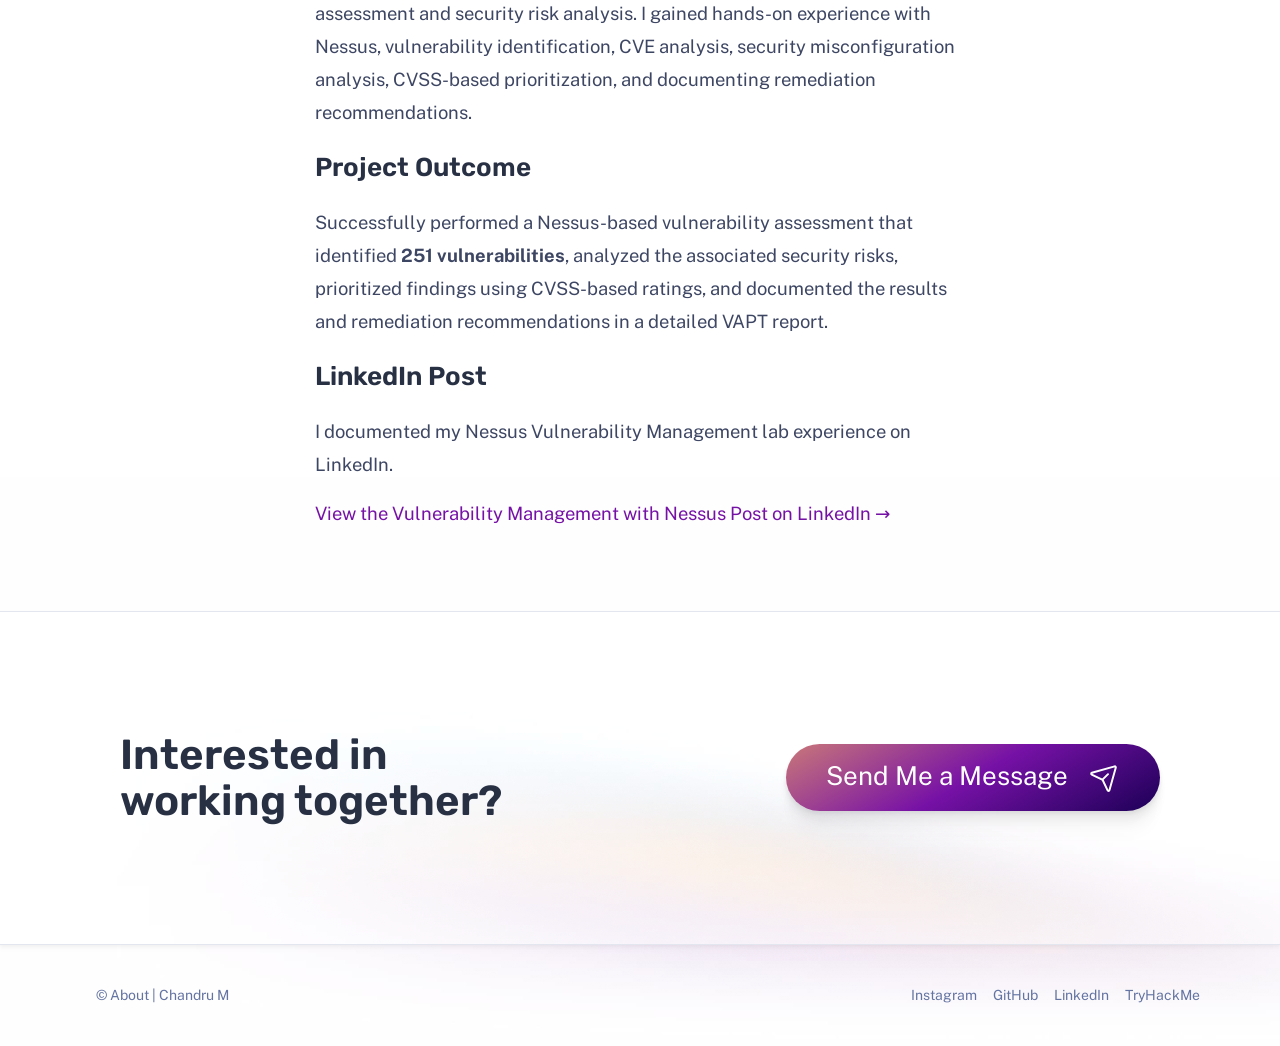
<file: work/h20/index.html>
<!-- This is the h20 page of Chandru M Portfolio website. It contains the h20 section and related content. -->
<!doctype html>
<html lang="en" data-astro-cid-37fxchfa>
  <head>
    <meta charset="UTF-8" />
    <meta
      name="description"
      property="og:description"
      content="We developed brand positioning and design assets for the launch
of a new colored water product.
"
    />
    <meta name="viewport" content="width=device-width" />
    <meta name="generator" content="Astro v5.17.2" />
    <title>Vulnerability Assessment & Penetration Testing (VAPT)</title>
    <link rel="icon" type="image/svg+xml" href="/favC.svg" />
    <link rel="preconnect" href="https://fonts.googleapis.com" />
    <link rel="preconnect" href="https://fonts.gstatic.com" crossorigin />
    <link
      href="https://fonts.googleapis.com/css2?family=Public+Sans:ital,wght@0,400;0,700;1,400&family=Rubik:wght@500;600&display=swap"
      rel="stylesheet"
    />
    <script>
      // This code is inlined in the head to make dark mode instant & blocking.
      const getThemePreference = () => {
        if (
          typeof localStorage !== "undefined" &&
          localStorage.getItem("theme")
        ) {
          return localStorage.getItem("theme");
        }
        return window.matchMedia("(prefers-color-scheme: dark)").matches
          ? "dark"
          : "light";
      };
      const isDark = getThemePreference() === "dark";
      document.documentElement.classList[isDark ? "add" : "remove"](
        "theme-dark",
      );

      if (typeof localStorage !== "undefined") {
        // Watch the document element and persist user preference when it changes.
        const observer = new MutationObserver(() => {
          const isDark =
            document.documentElement.classList.contains("theme-dark");
          localStorage.setItem("theme", isDark ? "dark" : "light");
        });
        observer.observe(document.documentElement, {
          attributes: true,
          attributeFilter: ["class"],
        });
      }
    </script>
    <link rel="stylesheet" href="/_astro/about.C0K0_6nf.css" />
    <style>
      a[data-astro-cid-balv45lp] {
        position: relative;
        display: flex;
        place-content: center;
        text-align: center;
        padding: 0.56em 2em;
        gap: 0.8em;
        color: var(--accent-text-over);
        text-decoration: none;
        line-height: 1.1;
        border-radius: 999rem;
        overflow: hidden;
        background: var(--gradient-accent-orange);
        box-shadow: var(--shadow-md);
        white-space: nowrap;
      }
      @media (min-width: 20em) {
        a[data-astro-cid-balv45lp] {
          font-size: var(--text-lg);
        }
      }
      a[data-astro-cid-balv45lp]:after {
        content: "";
        position: absolute;
        inset: 0;
        pointer-events: none;
        transition: background-color var(--theme-transition);
        mix-blend-mode: overlay;
      }
      a[data-astro-cid-balv45lp]:focus:after,
      a[data-astro-cid-balv45lp]:hover:after {
        background-color: hsla(var(--gray-999-basis), 0.3);
      }
      @media (min-width: 50em) {
        a[data-astro-cid-balv45lp] {
          padding: 1.125rem 2.5rem;
          font-size: var(--text-xl);
        }
      }
      aside[data-astro-cid-rcdzuq3a] {
        display: flex;
        flex-direction: column;
        align-items: center;
        gap: 3rem;
        border-top: 1px solid var(--gray-800);
        border-bottom: 1px solid var(--gray-800);
        padding: 5rem 1.5rem;
        background-color: var(--gray-999_40);
        box-shadow: var(--shadow-sm);
      }
      h2[data-astro-cid-rcdzuq3a] {
        font-size: var(--text-xl);
        text-align: center;
        max-width: 15ch;
      }
      @media (min-width: 50em) {
        aside[data-astro-cid-rcdzuq3a] {
          padding: 7.5rem;
          flex-direction: row;
          flex-wrap: wrap;
          justify-content: space-between;
        }
        h2[data-astro-cid-rcdzuq3a] {
          font-size: var(--text-3xl);
          text-align: left;
        }
      }
      svg[data-astro-cid-patnjmll] {
        vertical-align: middle;
        width: var(--size, 1em);
        height: var(--size, 1em);
      }
      .pill[data-astro-cid-2qeywk4b] {
        display: flex;
        padding: 0.5rem 1rem;
        gap: 0.5rem;
        color: var(--accent-text-over);
        border: 1px solid var(--accent-regular);
        background-color: var(--accent-regular);
        border-radius: 999rem;
        font-size: var(--text-md);
        line-height: 1.35;
        white-space: nowrap;
      }
      header[data-astro-cid-qwekciqp] {
        padding-bottom: 2.5rem;
        border-bottom: 1px solid var(--gray-800);
      }
      .back-link[data-astro-cid-qwekciqp] {
        display: none;
      }
      .details[data-astro-cid-qwekciqp] {
        display: flex;
        flex-direction: column;
        padding: 0.5rem;
        gap: 1.5rem;
        justify-content: space-between;
        align-items: center;
      }
      .tags[data-astro-cid-qwekciqp] {
        display: flex;
        gap: 0.5rem;
      }
      .description[data-astro-cid-qwekciqp] {
        font-size: var(--text-lg);
        max-width: 54ch;
      }
      .content[data-astro-cid-qwekciqp] {
        max-width: 65ch;
        margin-inline: auto;
      }
      .content[data-astro-cid-qwekciqp] > * + * {
        margin-top: 1rem;
      }
      .content[data-astro-cid-qwekciqp] h1,
      .content[data-astro-cid-qwekciqp] h2,
      .content[data-astro-cid-qwekciqp] h3,
      .content[data-astro-cid-qwekciqp] h4,
      .content[data-astro-cid-qwekciqp] h5 {
        margin: 1.5rem 0;
      }
      .content[data-astro-cid-qwekciqp] img {
        border-radius: 1.5rem;
        box-shadow: var(--shadow-sm);
        background: var(--gradient-subtle);
        border: 1px solid var(--gray-800);
      }
      .content[data-astro-cid-qwekciqp] blockquote {
        font-size: var(--text-lg);
        font-family: var(--font-brand);
        font-weight: 600;
        line-height: 1.1;
        padding-inline-start: 1.5rem;
        border-inline-start: 0.25rem solid var(--accent-dark);
        color: var(--gray-0);
      }
      .back-link[data-astro-cid-qwekciqp],
      .content[data-astro-cid-qwekciqp] a {
        text-decoration: 1px solid underline transparent;
        text-underline-offset: 0.25em;
        transition: text-decoration-color var(--theme-transition);
      }
      .back-link[data-astro-cid-qwekciqp]:hover,
      .back-link[data-astro-cid-qwekciqp]:focus,
      .content[data-astro-cid-qwekciqp] a:hover,
      .content[data-astro-cid-qwekciqp] a:focus {
        text-decoration-color: currentColor;
      }
      @media (min-width: 50em) {
        .back-link[data-astro-cid-qwekciqp] {
          display: block;
          align-self: flex-start;
        }
        .details[data-astro-cid-qwekciqp] {
          flex-direction: row;
          gap: 2.5rem;
        }
        .content[data-astro-cid-qwekciqp] blockquote {
          font-size: var(--text-2xl);
        }
      }
       .content p {
  font-size: 1.15rem;
  line-height: 1.80;
}
    </style>
  </head>
  <body data-astro-cid-37fxchfa>
    <div class="stack backgrounds" data-astro-cid-37fxchfa>
      <nav data-astro-cid-dmqpwcec>
        <div class="menu-header" data-astro-cid-dmqpwcec>
          <a href="/" class="site-title" data-astro-cid-dmqpwcec>
            <svg
              xmlns="http://www.w3.org/2000/svg"
              width="40"
              height="40"
              viewBox="0 0 256 256"
              aria-hidden="true"
              stroke="url(#icon-gradient-flffnf41)"
              fill="url(#icon-gradient-flffnf41)"
              style="--size: 1.6em"
              class="astro-patnjmll"
              data-astro-cid-patnjmll
            >
              <g data-astro-cid-patnjmll>
                <path
                  fill="none"
                  stroke-linecap="round"
                  stroke-linejoin="round"
                  stroke-width="16"
                  d="m80 96 40 32-40 32m56 0h40"
                />
                <rect
                  width="192"
                  height="160"
                  x="32"
                  y="48"
                  fill="none"
                  stroke-linecap="round"
                  stroke-linejoin="round"
                  stroke-width="16.97"
                  rx="8.5"
                />
              </g>
              <linearGradient
                id="icon-gradient-flffnf41"
                x1="23"
                x2="235"
                y1="43"
                y2="202"
                gradientUnits="userSpaceOnUse"
                data-astro-cid-patnjmll
              >
                <stop
                  stop-color="var(--gradient-stop-1)"
                  data-astro-cid-patnjmll
                ></stop>
                <stop
                  offset=".5"
                  stop-color="var(--gradient-stop-2)"
                  data-astro-cid-patnjmll
                ></stop>
                <stop
                  offset="1"
                  stop-color="var(--gradient-stop-3)"
                  data-astro-cid-patnjmll
                ></stop>
              </linearGradient>
            </svg>
            Chandru M
          </a>
          <menu-button data-astro-cid-dmqpwcec="true">
            <template data-astro-cid-dmqpwcec>
              <button
                class="menu-button"
                aria-expanded="false"
                data-astro-cid-dmqpwcec
              >
                <span class="sr-only" data-astro-cid-dmqpwcec>Menu</span>
                <svg
                  xmlns="http://www.w3.org/2000/svg"
                  width="40"
                  height="40"
                  viewBox="0 0 256 256"
                  aria-hidden="true"
                  stroke="currentcolor"
                  fill="currentcolor"
                  class="astro-patnjmll"
                  data-astro-cid-patnjmll
                >
                  <g data-astro-cid-patnjmll>
                    <path
                      stroke-linecap="round"
                      stroke-linejoin="round"
                      stroke-width="16"
                      d="M40 128h176M40 64h176M40 192h176"
                    />
                  </g>
                </svg>
              </button>
            </template>
          </menu-button>
        </div>
        <noscript>
          <ul class="nav-items" data-astro-cid-dmqpwcec>
            <li data-astro-cid-dmqpwcec>
              <a class="link" href="/" data-astro-cid-dmqpwcec> Home </a>
            </li>
            <li data-astro-cid-dmqpwcec>
              <a
                aria-current="page"
                class="link"
                href="/work/"
                data-astro-cid-dmqpwcec
              >
                Work
              </a>
            </li>
            <li data-astro-cid-dmqpwcec>
              <a class="link" href="/about/" data-astro-cid-dmqpwcec> About </a>
            </li>
          </ul>
        </noscript>
        <noscript>
          <div class="menu-footer" data-astro-cid-dmqpwcec>
            <div class="socials" data-astro-cid-dmqpwcec>
              <a href="https://www.instagram.com/chan.callisto" class="social" data-astro-cid-dmqpwcec>
                <span class="sr-only" data-astro-cid-dmqpwcec>Instagram</span>
                <svg xmlns="http://www.w3.org/2000/svg" width="40" height="40" viewBox="0 0 256 256" aria-hidden="true" stroke="currentcolor" fill="currentcolor" class="astro-patnjmll" data-astro-cid-patnjmll><g data-astro-cid-patnjmll><path fill="none" stroke-linecap="round" stroke-linejoin="round" stroke-width="16" d="M176,32H80A48,48,0,0,0,32,80v96a48,48,0,0,0,48,48h96a48,48,0,0,0,48-48V80A48,48,0,0,0,176,32Zm32,144a32,32,0,0,1-32,32H80a32,32,0,0,1-32-32V80A32,32,0,0,1,80,48h96a32,32,0,0,1,32,32ZM128,88a40,40,0,1,0,40,40A40,40,0,0,0,128,88Zm0,64a24,24,0,1,1,24-24A24,24,0,0,1,128,152ZM188,76a12,12,0,1,1-12-12A12,12,0,0,1,188,76Z"/></g></svg>
              </a>
              <a href="https://www.linkedin.com/in/mchandruchan/" class="social" data-astro-cid-dmqpwcec>
                <span class="sr-only" data-astro-cid-dmqpwcec>LinkedIn</span>
                <svg xmlns="http://www.w3.org/2000/svg" width="40" height="40" viewBox="0 0 24 24" aria-hidden="true" fill="currentcolor" class="astro-patnjmll" data-astro-cid-patnjmll><g data-astro-cid-patnjmll><path d="M19 0h-14c-2.761 0-5 2.239-5 5v14c0 2.761 2.239 5 5 5h14c2.762 0 5-2.239 5-5v-14c0-2.761-2.238-5-5-5zm-11 19h-3v-11h3v11zm-1.5-12.268c-.966 0-1.75-.79-1.75-1.764s.784-1.764 1.75-1.764 1.75.79 1.75 1.764-.783 1.764-1.75 1.764zm13.5 12.268h-3v-5.604c0-3.368-4-3.113-4 0v5.604h-3v-11h3v1.765c1.396-2.586 7-2.777 7 2.476v6.759z"/></g></svg>
              </a>
              <a href="https://github.com/mchandru-root" class="social" data-astro-cid-dmqpwcec>
                <span class="sr-only" data-astro-cid-dmqpwcec>GitHub</span>
                <svg xmlns="http://www.w3.org/2000/svg" width="40" height="40" viewBox="0 0 256 256" aria-hidden="true" stroke="currentcolor" fill="currentcolor" class="astro-patnjmll" data-astro-cid-patnjmll><g data-astro-cid-patnjmll><path fill="none" stroke-linecap="round" stroke-linejoin="round" stroke-width="16" d="M128,40A88,88,0,0,0,40,128c0,39.5,22.7,73.6,55.4,90.4a4.4,4.4,0,0,0,6.6-4.1V187.1c-24.5,5.3-29.7-11.8-29.7-11.8-4-10.2-9.8-12.9-9.8-12.9-8-5.5.6-5.4.6-5.4,8.8.6,13.5,9.1,13.5,9.1,7.9,13.5,20.7,9.6,25.7,7.3,0.8-5.7,3.1-9.6,5.6-11.8-19.5-2.2-40.1-9.8-40.1-43.5,0-9.6,3.4-17.4,9.1-23.5-0.9-2.2-3.9-11.1.9-23.1,0,0,7.4-2.4,24.2,9a84.4,84.4,0,0,1,44,0c16.8-11.4,24.2-9,24.2-9,4.8,12,.8,20.9,0,23.1,5.7,6.1,9.1,13.9,9.1,23.5,0,33.8-20.6,41.2-40.2,43.4,3.2,2.8,6.1,8.2,6.1,16.6v24.6a4.4,4.4,0,0,0,6.6,4.1c32.7-16.8,55.4-50.9,55.4-90.4A88,88,0,0,0,128,40Z"/></g></svg>
              </a>
              <a href="https://tryhackme.com/p/ROOT51" class="social" data-astro-cid-dmqpwcec>
                <span class="sr-only" data-astro-cid-dmqpwcec>TryHackMe</span>
                <svg xmlns="http://www.w3.org/2000/svg" width="40" height="40" viewBox="0 0 24 24" aria-hidden="true" fill="none" stroke="currentcolor" stroke-width="2" stroke-linecap="round" stroke-linejoin="round" class="astro-patnjmll" data-astro-cid-patnjmll><path d="M12 22s8-4 8-10V5l-8-3-8 3v7c0 6 8 10 8 10z"/></svg>
              </a>
            </div>
          </div>
        </noscript>
        <div id="menu-content" hidden data-astro-cid-dmqpwcec>
          <ul class="nav-items" data-astro-cid-dmqpwcec>
            <li data-astro-cid-dmqpwcec>
              <a class="link" href="/" data-astro-cid-dmqpwcec> Home </a>
            </li>
            <li data-astro-cid-dmqpwcec>
              <a
                aria-current="page"
                class="link"
                href="/work/"
                data-astro-cid-dmqpwcec
              >
                Work
              </a>
            </li>
            <li data-astro-cid-dmqpwcec>
              <a class="link" href="/about/" data-astro-cid-dmqpwcec> About </a>
            </li>
          </ul>
          <div class="menu-footer" data-astro-cid-dmqpwcec>
            <div class="socials" data-astro-cid-dmqpwcec>
              <a href="https://www.instagram.com/chan.callisto" class="social" data-astro-cid-dmqpwcec>
                <span class="sr-only" data-astro-cid-dmqpwcec>Instagram</span>
                <svg xmlns="http://www.w3.org/2000/svg" width="40" height="40" viewBox="0 0 256 256" aria-hidden="true" stroke="currentcolor" fill="currentcolor" class="astro-patnjmll" data-astro-cid-patnjmll><g data-astro-cid-patnjmll><path fill="none" stroke-linecap="round" stroke-linejoin="round" stroke-width="16" d="M176,32H80A48,48,0,0,0,32,80v96a48,48,0,0,0,48,48h96a48,48,0,0,0,48-48V80A48,48,0,0,0,176,32Zm32,144a32,32,0,0,1-32,32H80a32,32,0,0,1-32-32V80A32,32,0,0,1,80,48h96a32,32,0,0,1,32,32ZM128,88a40,40,0,1,0,40,40A40,40,0,0,0,128,88Zm0,64a24,24,0,1,1,24-24A24,24,0,0,1,128,152ZM188,76a12,12,0,1,1-12-12A12,12,0,0,1,188,76Z"/></g></svg>
              </a>
              <a href="https://www.linkedin.com/in/mchandruchan/" class="social" data-astro-cid-dmqpwcec>
                <span class="sr-only" data-astro-cid-dmqpwcec>LinkedIn</span>
                <svg xmlns="http://www.w3.org/2000/svg" width="40" height="40" viewBox="0 0 24 24" aria-hidden="true" fill="currentcolor" class="astro-patnjmll" data-astro-cid-patnjmll><g data-astro-cid-patnjmll><path d="M19 0h-14c-2.761 0-5 2.239-5 5v14c0 2.761 2.239 5 5 5h14c2.762 0 5-2.239 5-5v-14c0-2.761-2.238-5-5-5zm-11 19h-3v-11h3v11zm-1.5-12.268c-.966 0-1.75-.79-1.75-1.764s.784-1.764 1.75-1.764 1.75.79 1.75 1.764-.783 1.764-1.75 1.764zm13.5 12.268h-3v-5.604c0-3.368-4-3.113-4 0v5.604h-3v-11h3v1.765c1.396-2.586 7-2.777 7 2.476v6.759z"/></g></svg>
              </a>
              <a href="https://github.com/mchandru-root" class="social" data-astro-cid-dmqpwcec>
                <span class="sr-only" data-astro-cid-dmqpwcec>GitHub</span>
                <svg xmlns="http://www.w3.org/2000/svg" width="40" height="40" viewBox="0 0 256 256" aria-hidden="true" stroke="currentcolor" fill="currentcolor" class="astro-patnjmll" data-astro-cid-patnjmll><g data-astro-cid-patnjmll><path fill="none" stroke-linecap="round" stroke-linejoin="round" stroke-width="16" d="M128,40A88,88,0,0,0,40,128c0,39.5,22.7,73.6,55.4,90.4a4.4,4.4,0,0,0,6.6-4.1V187.1c-24.5,5.3-29.7-11.8-29.7-11.8-4-10.2-9.8-12.9-9.8-12.9-8-5.5.6-5.4.6-5.4,8.8.6,13.5,9.1,13.5,9.1,7.9,13.5,20.7,9.6,25.7,7.3,0.8-5.7,3.1-9.6,5.6-11.8-19.5-2.2-40.1-9.8-40.1-43.5,0-9.6,3.4-17.4,9.1-23.5-0.9-2.2-3.9-11.1.9-23.1,0,0,7.4-2.4,24.2,9a84.4,84.4,0,0,1,44,0c16.8-11.4,24.2-9,24.2-9,4.8,12,.8,20.9,0,23.1,5.7,6.1,9.1,13.9,9.1,23.5,0,33.8-20.6,41.2-40.2,43.4,3.2,2.8,6.1,8.2,6.1,16.6v24.6a4.4,4.4,0,0,0,6.6,4.1c32.7-16.8,55.4-50.9,55.4-90.4A88,88,0,0,0,128,40Z"/></g></svg>
              </a>
              <a href="https://tryhackme.com/p/ROOT51" class="social" data-astro-cid-dmqpwcec>
                <span class="sr-only" data-astro-cid-dmqpwcec>TryHackMe</span>
                <svg xmlns="http://www.w3.org/2000/svg" width="40" height="40" viewBox="0 0 24 24" aria-hidden="true" fill="none" stroke="currentcolor" stroke-width="2" stroke-linecap="round" stroke-linejoin="round" class="astro-patnjmll" data-astro-cid-patnjmll><path d="M12 22s8-4 8-10V5l-8-3-8 3v7c0 6 8 10 8 10z"/></svg>
              </a>
            </div>
            <div class="theme-toggle" data-astro-cid-dmqpwcec>
              <theme-toggle data-astro-cid-x3pjskd3="true">
                <button data-astro-cid-x3pjskd3>
                  <span class="sr-only" data-astro-cid-x3pjskd3
                    >Dark theme</span
                  >
                  <span class="icon light" data-astro-cid-x3pjskd3
                    ><svg
                      xmlns="http://www.w3.org/2000/svg"
                      width="40"
                      height="40"
                      viewBox="0 0 256 256"
                      aria-hidden="true"
                      stroke="currentcolor"
                      fill="currentcolor"
                      class="astro-patnjmll"
                      data-astro-cid-patnjmll
                    >
                      <g data-astro-cid-patnjmll>
                        <circle
                          cx="128"
                          cy="128"
                          r="60"
                          fill="none"
                          stroke-linecap="round"
                          stroke-linejoin="round"
                          stroke-width="16"
                        />
                        <path
                          fill="none"
                          stroke-linecap="round"
                          stroke-linejoin="round"
                          stroke-width="16"
                          d="M128 36V16M63 63 49 49m-13 79H16m47 65-14 14m79 13v20m65-47 14 14m13-79h20m-47-65 14-14"
                        />
                      </g>
                    </svg>
                  </span>
                  <span class="icon dark" data-astro-cid-x3pjskd3
                    ><svg
                      xmlns="http://www.w3.org/2000/svg"
                      width="40"
                      height="40"
                      viewBox="0 0 256 256"
                      aria-hidden="true"
                      stroke="currentcolor"
                      fill="currentcolor"
                      class="astro-patnjmll"
                      data-astro-cid-patnjmll
                    >
                      <g data-astro-cid-patnjmll>
                        <path
                          fill="none"
                          stroke-linecap="round"
                          stroke-linejoin="round"
                          stroke-width="16"
                          d="M216 112V64m24 24h-48m-24-64v32m16-16h-32m65 113A92 92 0 0 1 103 39h0a92 92 0 1 0 114 114Z"
                        />
                      </g>
                    </svg>
                  </span>
                </button>
              </theme-toggle>
              <script type="module">
                class n extends HTMLElement {
                  constructor() {
                    super();
                    const e = this.querySelector("button"),
                      t = (s) => {
                        (document.documentElement.classList[
                          s ? "add" : "remove"
                        ]("theme-dark"),
                          e.setAttribute("aria-pressed", String(s)));
                      };
                    (e.addEventListener("click", () => t(!this.isDark())),
                      t(this.isDark()));
                  }
                  isDark() {
                    return document.documentElement.classList.contains(
                      "theme-dark",
                    );
                  }
                }
                customElements.define("theme-toggle", n);
              </script>
            </div>
          </div>
        </div>
      </nav>
      <script type="module">
        class i extends HTMLElement {
          constructor() {
            (super(),
              this.appendChild(
                this.querySelector("template").content.cloneNode(!0),
              ));
            const n = this.querySelector("button"),
              t = document.getElementById("menu-content");
            ((t.hidden = !0), t.classList.add("menu-content"));
            const d = (e) => {
              (n.setAttribute("aria-expanded", e ? "true" : "false"),
                (t.hidden = !e));
            };
            n.addEventListener("click", () => d(t.hidden));
            const s = (e) => {
                (d(e.matches), (n.hidden = e.matches));
              },
              c = window.matchMedia("(min-width: 50em)");
            (s(c), c.addEventListener("change", s));
          }
        }
        customElements.define("menu-button", i);
      </script>
      <div class="stack gap-20" data-astro-cid-qwekciqp>
        <div class="stack gap-15" data-astro-cid-qwekciqp>
          <header data-astro-cid-qwekciqp>
            <div class="wrapper stack gap-2" data-astro-cid-qwekciqp>
              <a class="back-link" href="/work/" data-astro-cid-qwekciqp
                ><svg
                  xmlns="http://www.w3.org/2000/svg"
                  width="40"
                  height="40"
                  viewBox="0 0 256 256"
                  aria-hidden="true"
                  stroke="currentcolor"
                  fill="currentcolor"
                  class="astro-patnjmll"
                  data-astro-cid-patnjmll
                >
                  <g data-astro-cid-patnjmll>
                    <path
                      fill="none"
                      stroke-linecap="round"
                      stroke-linejoin="round"
                      stroke-width="16"
                      d="M216 128H40m72-72-72 72 72 72"
                    />
                  </g>
                </svg>
                Work</a
              >
              <div class="hero stack gap-4 start" data-astro-cid-bbe6dxrz>
                <div class="stack gap-2" data-astro-cid-bbe6dxrz>
                  <h1 class="title" data-astro-cid-bbe6dxrz>Vulnerability Assessment & Penetration Testing (VAPT)</h1>
                </div>
                <div class="details" data-astro-cid-qwekciqp>
                  <div class="tags" data-astro-cid-qwekciqp>
                     <div class="pill" data-astro-cid-2qeywk4b>Nessus</div>
                    <div class="pill" data-astro-cid-2qeywk4b>Vulnerability Assessment</div>
                    <div class="pill" data-astro-cid-2qeywk4b>Penetration Testing</div>
                  </div>
                  <p class="description" data-astro-cid-qwekciqp>
                    Performed a Nessus-based Vulnerability Assessment and Penetration Testing project,
                     analysing CVEs, misconfigurations, CVSS risk ratings, and remediation recommendations.
                  </p>
                </div>
              </div>
            </div>
          </header>
          <main class="wrapper" data-astro-cid-qwekciqp>
            <div class="stack gap-10 content" data-astro-cid-qwekciqp>
              <img
                src="/assets/nessus.jpg"
                alt="Soft pink and baby blue water ripples together in a subtle texture."
                data-astro-cid-qwekciqp
              />
              <div class="content" data-astro-cid-qwekciqp>
                <h5>Project Overview</h5>

<p>
  Performed a Vulnerability Assessment and Penetration Testing (VAPT) exercise
  using Nessus to identify security vulnerabilities, analyze CVEs and
  misconfigurations, and assess the overall security posture of the target
  environment.
</p>

<p>
  The assessment identified a total of <strong>251 vulnerabilities</strong>
  across different severity levels. The findings were analyzed and
  prioritized using CVSS-based risk ratings, followed by remediation
  recommendations for the identified security issues.
</p>

<h5>What I Implemented</h5>

<ul>
  <li>Configured and performed vulnerability scanning using Nessus.</li>
  <li>Scanned the target environment for known security vulnerabilities.</li>
  <li>Identified and documented a total of 251 vulnerabilities.</li>
  <li>Analyzed vulnerability findings based on severity and potential impact.</li>
  <li>Reviewed associated Common Vulnerabilities and Exposures (CVEs).</li>
  <li>Analyzed security misconfigurations and weaknesses in the target environment.</li>
  <li>Reviewed affected services, software, and system components.</li>
  <li>Used CVSS scores to prioritize vulnerabilities based on risk.</li>
  <li>Analyzed vulnerability details and potential security impact.</li>
  <li>Documented remediation recommendations for identified vulnerabilities.</li>
  <li>Compiled the assessment findings into a detailed VAPT report.</li>
</ul>

<h5>Vulnerability Assessment</h5>

<p>
  Nessus was used to perform an automated vulnerability assessment of the
  target environment. The scan results provided detailed information about
  identified vulnerabilities, affected components, severity levels, CVEs,
  and recommended remediation actions.
</p>

<p>Key areas included:</p>

<ul>
  <li>Vulnerability discovery</li>
  <li>CVE identification and analysis</li>
  <li>Security misconfiguration analysis</li>
  <li>Service and software assessment</li>
  <li>Severity classification</li>
  <li>CVSS-based risk assessment</li>
  <li>Remediation analysis</li>
  <li>Vulnerability reporting</li>
</ul>

<h5>Risk Analysis &amp; Prioritization</h5>

<p>
  The identified vulnerabilities were reviewed and prioritized according to
  their severity and potential impact. CVSS scores were used as a reference
  for determining the risk associated with individual findings.
</p>

<p>The assessment process included:</p>

<p>
  <strong>
    Vulnerability Scan → Finding Analysis → CVE Analysis → Risk Assessment →
    CVSS Prioritization → Remediation
  </strong>
</p>

<p>
  This helped me understand how security teams evaluate vulnerability
  findings, prioritize risks, and determine which security issues should be
  addressed first.
</p>

<h5>VAPT Report</h5>

<p>
  The assessment results were documented in a structured VAPT report
  containing the identified vulnerabilities, severity information, CVE
  references, risk analysis, affected components, and recommended remediation
  actions.
</p>

<p>
  The report provides a consolidated view of the security weaknesses
  identified during the assessment and serves as a reference for tracking
  remediation activities.
</p>

<h5>Tools &amp; Technologies</h5>

<p>
  <strong>
    Nessus · VAPT · Vulnerability Assessment · CVE Analysis · CVSS ·
    Risk Assessment · Security Misconfiguration Analysis · Vulnerability
    Scanning · Remediation · Security Reporting
  </strong>
</p>

<h5>Key Takeaways</h5>

<p>
  This project strengthened my practical understanding of vulnerability
  assessment and security risk analysis. I gained hands-on experience with
  Nessus, vulnerability identification, CVE analysis, security
  misconfiguration analysis, CVSS-based prioritization, and documenting
  remediation recommendations.
</p>

<h5>Project Outcome</h5>

<p>
  Successfully performed a Nessus-based vulnerability assessment that
  identified <strong>251 vulnerabilities</strong>, analyzed the associated
  security risks, prioritized findings using CVSS-based ratings, and
  documented the results and remediation recommendations in a detailed VAPT
  report.
</p>

<h5>LinkedIn Post</h5>
              <p> I documented my Nessus Vulnerability Management lab experience on LinkedIn. </p>
              <p> <a href="https://www.linkedin.com/posts/mchandruchan_day13-100daysofcybersecurity-cybersecurity-activity-7441106082472779776-2QC0" target="_blank" rel="noopener noreferrer"> 
                View the Vulnerability Management with Nessus Post on LinkedIn → </a> </p>

              </div>
            </div>
          </main>
        </div>
        <aside data-astro-cid-rcdzuq3a>
          <h2 data-astro-cid-rcdzuq3a>Interested in working together?</h2>
          <a href="mailto:mchandru.root@gmail.com" data-astro-cid-balv45lp>
            Send Me a Message
            <svg
              xmlns="http://www.w3.org/2000/svg"
              width="40"
              height="40"
              viewBox="0 0 256 256"
              aria-hidden="true"
              stroke="currentcolor"
              fill="currentcolor"
              style="--size: 1.2em"
              class="astro-patnjmll"
              data-astro-cid-patnjmll
            >
              <g data-astro-cid-patnjmll>
                <path
                  fill="none"
                  stroke-linecap="round"
                  stroke-linejoin="round"
                  stroke-width="16"
                  d="M210.3 35.9 23.9 88.4a8 8 0 0 0-1.2 15l85.6 40.5a7.8 7.8 0 0 1 3.8 3.8l40.5 85.6a8 8 0 0 0 15-1.2l52.5-186.4a7.9 7.9 0 0 0-9.8-9.8Zm-99.4 109.2 45.2-45.2"
                />
              </g>
            </svg>
          </a>
        </aside>
      </div>
      <footer data-astro-cid-sz7xmlte>
        <div class="group" data-astro-cid-sz7xmlte>
          <p data-astro-cid-sz7xmlte></p>
          <p data-astro-cid-sz7xmlte>&copy; About | Chandru M</p>
        </div>
        <p class="socials" data-astro-cid-sz7xmlte>
          <a
            href="https://www.instagram.com/chan.callisto"
            data-astro-cid-sz7xmlte
          >
            Instagram</a>
          <a href="https://github.com/mchandru-root" data-astro-cid-sz7xmlte>
            GitHub</a>
          <a
            href="https://www.linkedin.com/in/mchandruchan/"
            data-astro-cid-sz7xmlte
          >
            LinkedIn</a>
          <a href="https://tryhackme.com/p/ROOT51" data-astro-cid-sz7xmlte > TryHackMe</a>
        </p>
      </footer>
    </div>
    <script type="module">
      addEventListener("load", () =>
        document.documentElement.classList.add("loaded"),
      );
    </script>
  </body>
</html>
</file>
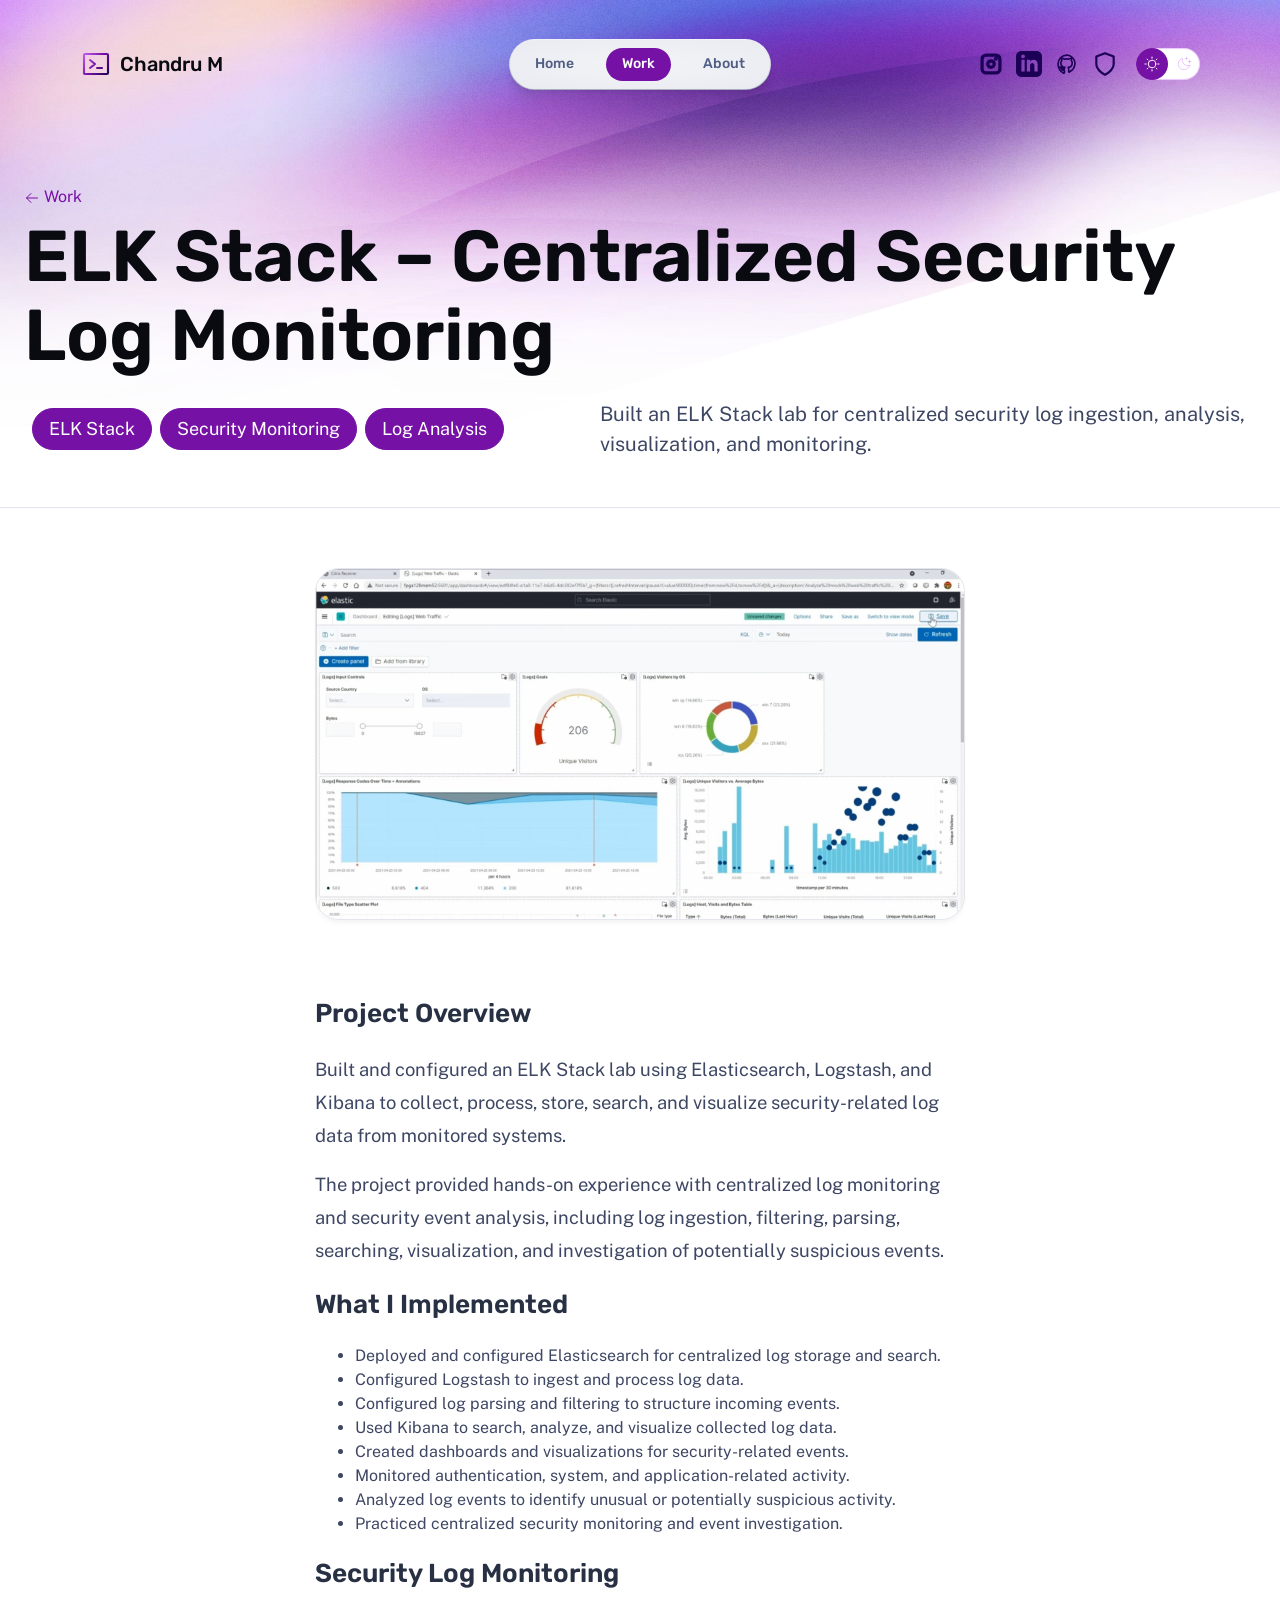
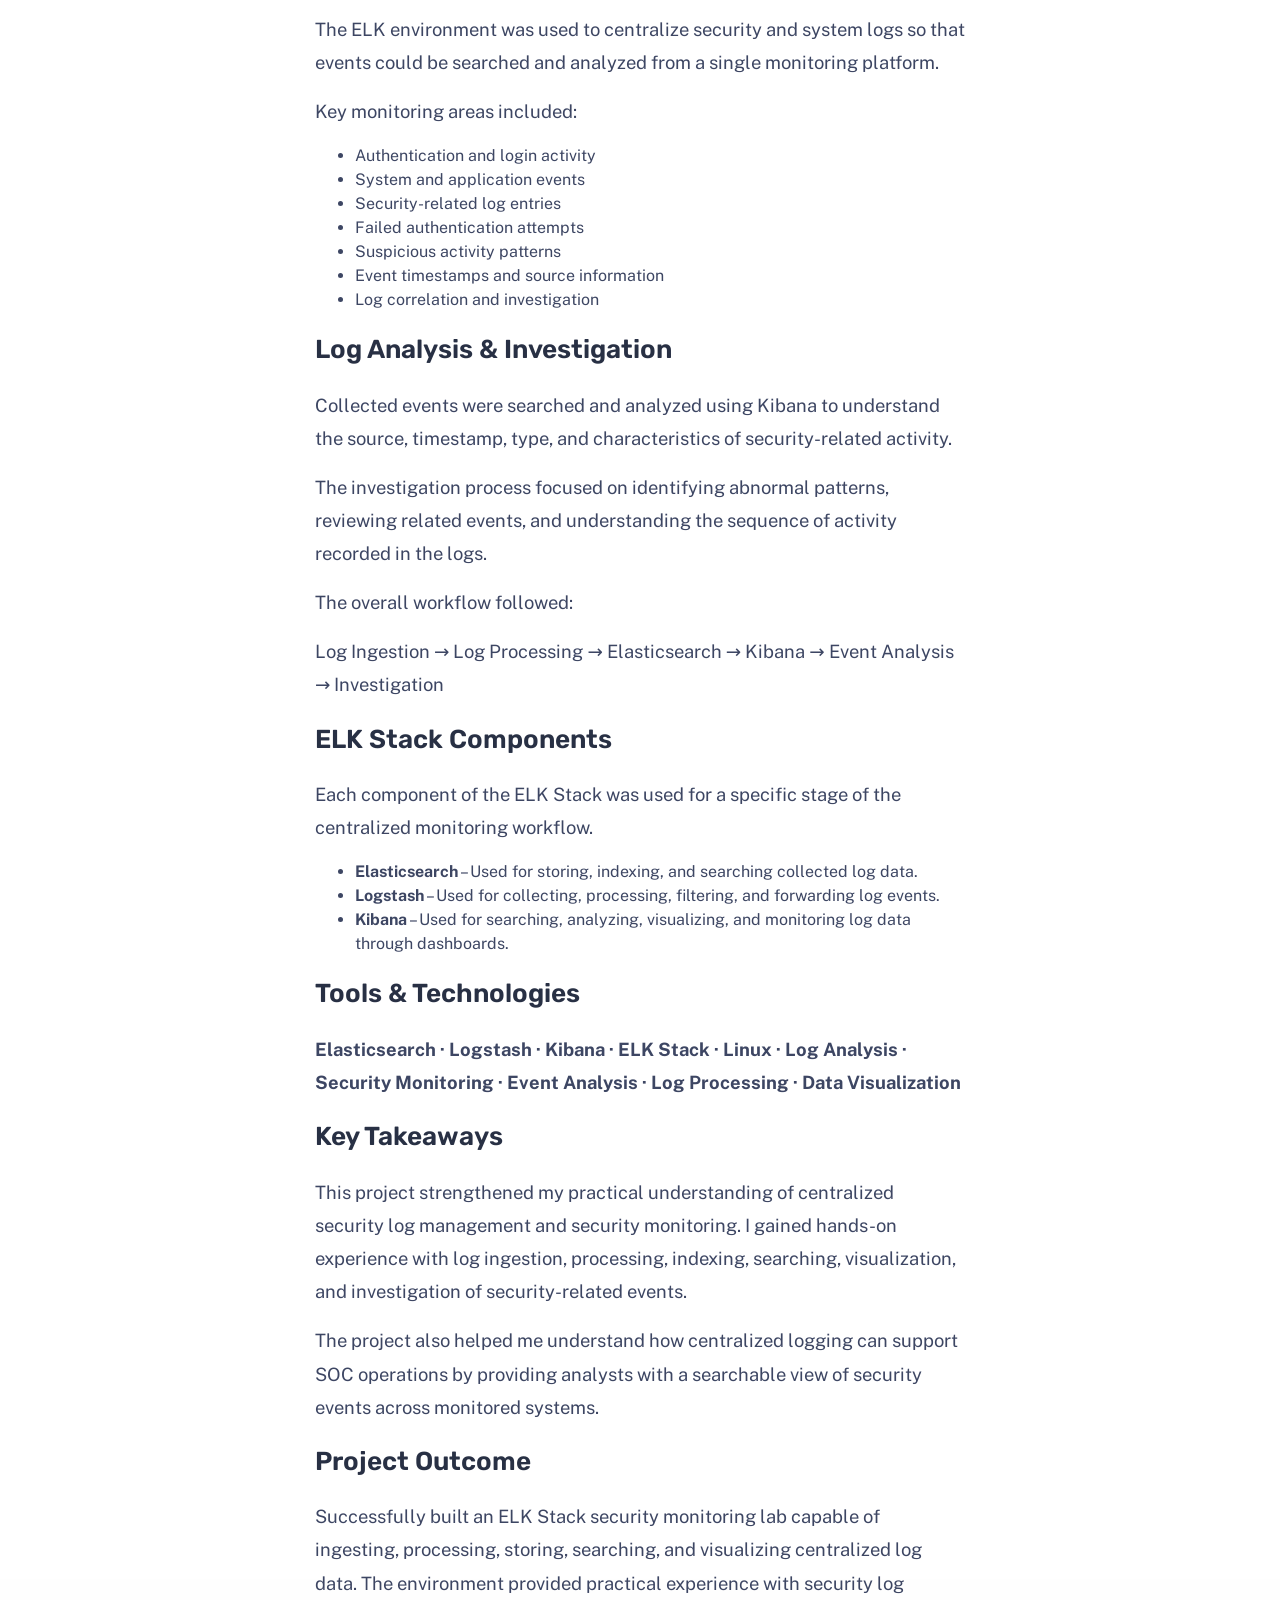
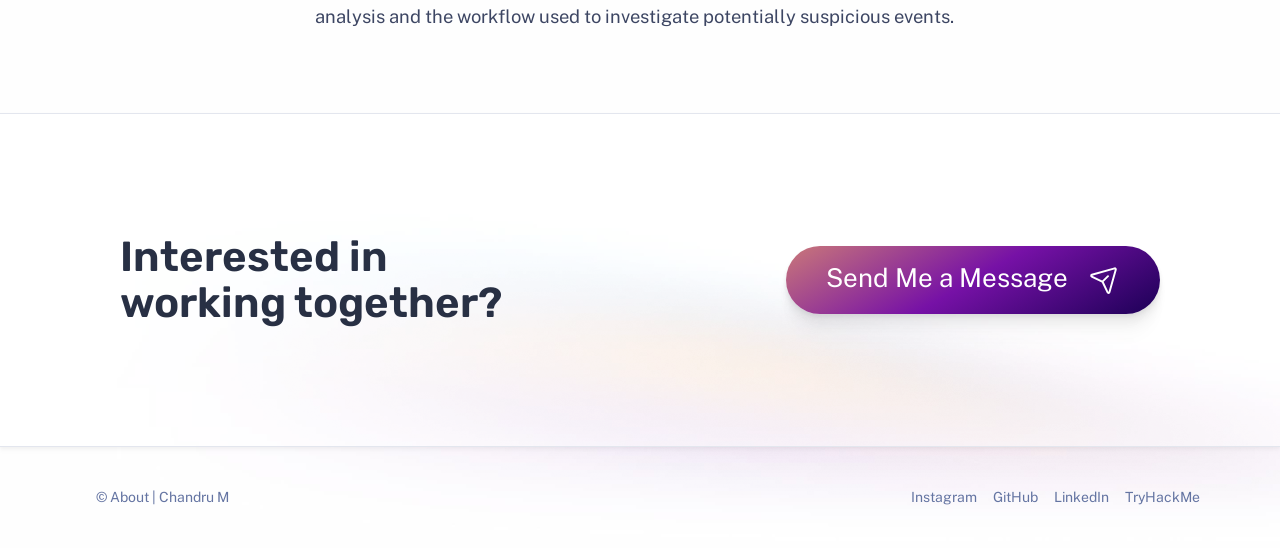
<file: work/markdown-mystery-tour/index.html>
<!-- This is the markdown-mystery-tour page of Chandru M Portfolio website. It contains the markdown-mystery-tour section and related content. -->
<!doctype html>
<html lang="en" data-astro-cid-37fxchfa>
  <head>
    <meta charset="UTF-8" />
    <meta
      name="description"
      property="og:description"
      content="Built an ELK Stack lab for centralized security log ingestion, analysis, visualization, and monitoring."
    />
    <meta name="viewport" content="width=device-width" />
    <meta name="generator" content="Astro v5.17.2" />
    <title>ELK Stack – Centralized Security Log Monitoring</title>
    <link rel="icon" type="image/svg+xml" href="/favC.svg" />
    <link rel="preconnect" href="https://fonts.googleapis.com" />
    <link rel="preconnect" href="https://fonts.gstatic.com" crossorigin />
    <link
      href="https://fonts.googleapis.com/css2?family=Public+Sans:ital,wght@0,400;0,700;1,400&family=Rubik:wght@500;600&display=swap"
      rel="stylesheet"
    />
    <script>
      // This code is inlined in the head to make dark mode instant & blocking.
      const getThemePreference = () => {
        if (
          typeof localStorage !== "undefined" &&
          localStorage.getItem("theme")
        ) {
          return localStorage.getItem("theme");
        }
        return window.matchMedia("(prefers-color-scheme: dark)").matches
          ? "dark"
          : "light";
      };
      const isDark = getThemePreference() === "dark";
      document.documentElement.classList[isDark ? "add" : "remove"](
        "theme-dark",
      );

      if (typeof localStorage !== "undefined") {
        // Watch the document element and persist user preference when it changes.
        const observer = new MutationObserver(() => {
          const isDark =
            document.documentElement.classList.contains("theme-dark");
          localStorage.setItem("theme", isDark ? "dark" : "light");
        });
        observer.observe(document.documentElement, {
          attributes: true,
          attributeFilter: ["class"],
        });
      }
    </script>
    <link rel="stylesheet" href="/_astro/about.C0K0_6nf.css" />
    <style>
      a[data-astro-cid-balv45lp] {
        position: relative;
        display: flex;
        place-content: center;
        text-align: center;
        padding: 0.56em 2em;
        gap: 0.8em;
        color: var(--accent-text-over);
        text-decoration: none;
        line-height: 1.1;
        border-radius: 999rem;
        overflow: hidden;
        background: var(--gradient-accent-orange);
        box-shadow: var(--shadow-md);
        white-space: nowrap;
      }
      @media (min-width: 20em) {
        a[data-astro-cid-balv45lp] {
          font-size: var(--text-lg);
        }
      }
      a[data-astro-cid-balv45lp]:after {
        content: "";
        position: absolute;
        inset: 0;
        pointer-events: none;
        transition: background-color var(--theme-transition);
        mix-blend-mode: overlay;
      }
      a[data-astro-cid-balv45lp]:focus:after,
      a[data-astro-cid-balv45lp]:hover:after {
        background-color: hsla(var(--gray-999-basis), 0.3);
      }
      @media (min-width: 50em) {
        a[data-astro-cid-balv45lp] {
          padding: 1.125rem 2.5rem;
          font-size: var(--text-xl);
        }
      }
      aside[data-astro-cid-rcdzuq3a] {
        display: flex;
        flex-direction: column;
        align-items: center;
        gap: 3rem;
        border-top: 1px solid var(--gray-800);
        border-bottom: 1px solid var(--gray-800);
        padding: 5rem 1.5rem;
        background-color: var(--gray-999_40);
        box-shadow: var(--shadow-sm);
      }
      h2[data-astro-cid-rcdzuq3a] {
        font-size: var(--text-xl);
        text-align: center;
        max-width: 15ch;
      }
      @media (min-width: 50em) {
        aside[data-astro-cid-rcdzuq3a] {
          padding: 7.5rem;
          flex-direction: row;
          flex-wrap: wrap;
          justify-content: space-between;
        }
        h2[data-astro-cid-rcdzuq3a] {
          font-size: var(--text-3xl);
          text-align: left;
        }
      }
      svg[data-astro-cid-patnjmll] {
        vertical-align: middle;
        width: var(--size, 1em);
        height: var(--size, 1em);
      }
      .pill[data-astro-cid-2qeywk4b] {
        display: flex;
        padding: 0.5rem 1rem;
        gap: 0.5rem;
        color: var(--accent-text-over);
        border: 1px solid var(--accent-regular);
        background-color: var(--accent-regular);
        border-radius: 999rem;
        font-size: var(--text-md);
        line-height: 1.35;
        white-space: nowrap;
      }
      header[data-astro-cid-qwekciqp] {
        padding-bottom: 2.5rem;
        border-bottom: 1px solid var(--gray-800);
      }
      .back-link[data-astro-cid-qwekciqp] {
        display: none;
      }
      .details[data-astro-cid-qwekciqp] {
        display: flex;
        flex-direction: column;
        padding: 0.5rem;
        gap: 1.5rem;
        justify-content: space-between;
        align-items: center;
      }
      .tags[data-astro-cid-qwekciqp] {
        display: flex;
        gap: 0.5rem;
      }
      .description[data-astro-cid-qwekciqp] {
        font-size: var(--text-lg);
        max-width: 54ch;
      }
      .content[data-astro-cid-qwekciqp] {
        max-width: 65ch;
        margin-inline: auto;
      }
      .content[data-astro-cid-qwekciqp] > * + * {
        margin-top: 1rem;
      }
      .content[data-astro-cid-qwekciqp] h1,
      .content[data-astro-cid-qwekciqp] h2,
      .content[data-astro-cid-qwekciqp] h3,
      .content[data-astro-cid-qwekciqp] h4,
      .content[data-astro-cid-qwekciqp] h5 {
        margin: 1.5rem 0;
      }
      .content[data-astro-cid-qwekciqp] img {
        border-radius: 1.5rem;
        box-shadow: var(--shadow-sm);
        background: var(--gradient-subtle);
        border: 1px solid var(--gray-800);
      }
      .content[data-astro-cid-qwekciqp] blockquote {
        font-size: var(--text-lg);
        font-family: var(--font-brand);
        font-weight: 600;
        line-height: 1.1;
        padding-inline-start: 1.5rem;
        border-inline-start: 0.25rem solid var(--accent-dark);
        color: var(--gray-0);
      }
      .back-link[data-astro-cid-qwekciqp],
      .content[data-astro-cid-qwekciqp] a {
        text-decoration: 1px solid underline transparent;
        text-underline-offset: 0.25em;
        transition: text-decoration-color var(--theme-transition);
      }
      .back-link[data-astro-cid-qwekciqp]:hover,
      .back-link[data-astro-cid-qwekciqp]:focus,
      .content[data-astro-cid-qwekciqp] a:hover,
      .content[data-astro-cid-qwekciqp] a:focus {
        text-decoration-color: currentColor;
      }
      @media (min-width: 50em) {
        .back-link[data-astro-cid-qwekciqp] {
          display: block;
          align-self: flex-start;
        }
        .details[data-astro-cid-qwekciqp] {
          flex-direction: row;
          gap: 2.5rem;
        }
        .content[data-astro-cid-qwekciqp] blockquote {
          font-size: var(--text-2xl);
        }
      }
      .content p {
  font-size: 1.15rem;
  line-height: 1.80;
}
    </style>
  </head>
  <body data-astro-cid-37fxchfa>
    <div class="stack backgrounds" data-astro-cid-37fxchfa>
      <nav data-astro-cid-dmqpwcec>
        <div class="menu-header" data-astro-cid-dmqpwcec>
          <a href="/" class="site-title" data-astro-cid-dmqpwcec>
            <svg
              xmlns="http://www.w3.org/2000/svg"
              width="40"
              height="40"
              viewBox="0 0 256 256"
              aria-hidden="true"
              stroke="url(#icon-gradient-flffnf41)"
              fill="url(#icon-gradient-flffnf41)"
              style="--size: 1.6em"
              class="astro-patnjmll"
              data-astro-cid-patnjmll
            >
              <g data-astro-cid-patnjmll>
                <path
                  fill="none"
                  stroke-linecap="round"
                  stroke-linejoin="round"
                  stroke-width="16"
                  d="m80 96 40 32-40 32m56 0h40"
                />
                <rect
                  width="192"
                  height="160"
                  x="32"
                  y="48"
                  fill="none"
                  stroke-linecap="round"
                  stroke-linejoin="round"
                  stroke-width="16.97"
                  rx="8.5"
                />
              </g>
              <linearGradient
                id="icon-gradient-flffnf41"
                x1="23"
                x2="235"
                y1="43"
                y2="202"
                gradientUnits="userSpaceOnUse"
                data-astro-cid-patnjmll
              >
                <stop
                  stop-color="var(--gradient-stop-1)"
                  data-astro-cid-patnjmll
                ></stop>
                <stop
                  offset=".5"
                  stop-color="var(--gradient-stop-2)"
                  data-astro-cid-patnjmll
                ></stop>
                <stop
                  offset="1"
                  stop-color="var(--gradient-stop-3)"
                  data-astro-cid-patnjmll
                ></stop>
              </linearGradient>
            </svg>
            Chandru M
          </a>
          <menu-button data-astro-cid-dmqpwcec="true">
            <template data-astro-cid-dmqpwcec>
              <button
                class="menu-button"
                aria-expanded="false"
                data-astro-cid-dmqpwcec
              >
                <span class="sr-only" data-astro-cid-dmqpwcec>Menu</span>
                <svg
                  xmlns="http://www.w3.org/2000/svg"
                  width="40"
                  height="40"
                  viewBox="0 0 256 256"
                  aria-hidden="true"
                  stroke="currentcolor"
                  fill="currentcolor"
                  class="astro-patnjmll"
                  data-astro-cid-patnjmll
                >
                  <g data-astro-cid-patnjmll>
                    <path
                      stroke-linecap="round"
                      stroke-linejoin="round"
                      stroke-width="16"
                      d="M40 128h176M40 64h176M40 192h176"
                    />
                  </g>
                </svg>
              </button>
            </template>
          </menu-button>
        </div>
        <noscript>
          <ul class="nav-items" data-astro-cid-dmqpwcec>
            <li data-astro-cid-dmqpwcec>
              <a class="link" href="/" data-astro-cid-dmqpwcec> Home </a>
            </li>
            <li data-astro-cid-dmqpwcec>
              <a
                aria-current="page"
                class="link"
                href="/work/"
                data-astro-cid-dmqpwcec
              >
                Work
              </a>
            </li>
            <li data-astro-cid-dmqpwcec>
              <a class="link" href="/about/" data-astro-cid-dmqpwcec> About </a>
            </li>
          </ul>
        </noscript>
        <noscript>
          <div class="menu-footer" data-astro-cid-dmqpwcec>
            <div class="socials" data-astro-cid-dmqpwcec>
              <a href="https://www.instagram.com/chan.callisto" class="social" data-astro-cid-dmqpwcec>
                <span class="sr-only" data-astro-cid-dmqpwcec>Instagram</span>
                <svg xmlns="http://www.w3.org/2000/svg" width="40" height="40" viewBox="0 0 256 256" aria-hidden="true" stroke="currentcolor" fill="currentcolor" class="astro-patnjmll" data-astro-cid-patnjmll><g data-astro-cid-patnjmll><path fill="none" stroke-linecap="round" stroke-linejoin="round" stroke-width="16" d="M176,32H80A48,48,0,0,0,32,80v96a48,48,0,0,0,48,48h96a48,48,0,0,0,48-48V80A48,48,0,0,0,176,32Zm32,144a32,32,0,0,1-32,32H80a32,32,0,0,1-32-32V80A32,32,0,0,1,80,48h96a32,32,0,0,1,32,32ZM128,88a40,40,0,1,0,40,40A40,40,0,0,0,128,88Zm0,64a24,24,0,1,1,24-24A24,24,0,0,1,128,152ZM188,76a12,12,0,1,1-12-12A12,12,0,0,1,188,76Z"/></g></svg>
              </a>
              <a href="https://www.linkedin.com/in/mchandruchan/" class="social" data-astro-cid-dmqpwcec>
                <span class="sr-only" data-astro-cid-dmqpwcec>LinkedIn</span>
                <svg xmlns="http://www.w3.org/2000/svg" width="40" height="40" viewBox="0 0 24 24" aria-hidden="true" fill="currentcolor" class="astro-patnjmll" data-astro-cid-patnjmll><g data-astro-cid-patnjmll><path d="M19 0h-14c-2.761 0-5 2.239-5 5v14c0 2.761 2.239 5 5 5h14c2.762 0 5-2.239 5-5v-14c0-2.761-2.238-5-5-5zm-11 19h-3v-11h3v11zm-1.5-12.268c-.966 0-1.75-.79-1.75-1.764s.784-1.764 1.75-1.764 1.75.79 1.75 1.764-.783 1.764-1.75 1.764zm13.5 12.268h-3v-5.604c0-3.368-4-3.113-4 0v5.604h-3v-11h3v1.765c1.396-2.586 7-2.777 7 2.476v6.759z"/></g></svg>
              </a>
              <a href="https://github.com/mchandru-root" class="social" data-astro-cid-dmqpwcec>
                <span class="sr-only" data-astro-cid-dmqpwcec>GitHub</span>
                <svg xmlns="http://www.w3.org/2000/svg" width="40" height="40" viewBox="0 0 256 256" aria-hidden="true" stroke="currentcolor" fill="currentcolor" class="astro-patnjmll" data-astro-cid-patnjmll><g data-astro-cid-patnjmll><path fill="none" stroke-linecap="round" stroke-linejoin="round" stroke-width="16" d="M128,40A88,88,0,0,0,40,128c0,39.5,22.7,73.6,55.4,90.4a4.4,4.4,0,0,0,6.6-4.1V187.1c-24.5,5.3-29.7-11.8-29.7-11.8-4-10.2-9.8-12.9-9.8-12.9-8-5.5.6-5.4.6-5.4,8.8.6,13.5,9.1,13.5,9.1,7.9,13.5,20.7,9.6,25.7,7.3,0.8-5.7,3.1-9.6,5.6-11.8-19.5-2.2-40.1-9.8-40.1-43.5,0-9.6,3.4-17.4,9.1-23.5-0.9-2.2-3.9-11.1.9-23.1,0,0,7.4-2.4,24.2,9a84.4,84.4,0,0,1,44,0c16.8-11.4,24.2-9,24.2-9,4.8,12,.8,20.9,0,23.1,5.7,6.1,9.1,13.9,9.1,23.5,0,33.8-20.6,41.2-40.2,43.4,3.2,2.8,6.1,8.2,6.1,16.6v24.6a4.4,4.4,0,0,0,6.6,4.1c32.7-16.8,55.4-50.9,55.4-90.4A88,88,0,0,0,128,40Z"/></g></svg>
              </a>
              <a href="https://tryhackme.com/p/ROOT51" class="social" data-astro-cid-dmqpwcec>
                <span class="sr-only" data-astro-cid-dmqpwcec>TryHackMe</span>
                <svg xmlns="http://www.w3.org/2000/svg" width="40" height="40" viewBox="0 0 24 24" aria-hidden="true" fill="none" stroke="currentcolor" stroke-width="2" stroke-linecap="round" stroke-linejoin="round" class="astro-patnjmll" data-astro-cid-patnjmll><path d="M12 22s8-4 8-10V5l-8-3-8 3v7c0 6 8 10 8 10z"/></svg>
              </a>
            </div>
          </div>
        </noscript>
        <div id="menu-content" hidden data-astro-cid-dmqpwcec>
          <ul class="nav-items" data-astro-cid-dmqpwcec>
            <li data-astro-cid-dmqpwcec>
              <a class="link" href="/" data-astro-cid-dmqpwcec> Home </a>
            </li>
            <li data-astro-cid-dmqpwcec>
              <a
                aria-current="page"
                class="link"
                href="/work/"
                data-astro-cid-dmqpwcec
              >
                Work
              </a>
            </li>
            <li data-astro-cid-dmqpwcec>
              <a class="link" href="/about/" data-astro-cid-dmqpwcec> About </a>
            </li>
          </ul>
          <div class="menu-footer" data-astro-cid-dmqpwcec>
            <div class="socials" data-astro-cid-dmqpwcec>
              <a href="https://www.instagram.com/chan.callisto" class="social" data-astro-cid-dmqpwcec>
                <span class="sr-only" data-astro-cid-dmqpwcec>Instagram</span>
                <svg xmlns="http://www.w3.org/2000/svg" width="40" height="40" viewBox="0 0 256 256" aria-hidden="true" stroke="currentcolor" fill="currentcolor" class="astro-patnjmll" data-astro-cid-patnjmll><g data-astro-cid-patnjmll><path fill="none" stroke-linecap="round" stroke-linejoin="round" stroke-width="16" d="M176,32H80A48,48,0,0,0,32,80v96a48,48,0,0,0,48,48h96a48,48,0,0,0,48-48V80A48,48,0,0,0,176,32Zm32,144a32,32,0,0,1-32,32H80a32,32,0,0,1-32-32V80A32,32,0,0,1,80,48h96a32,32,0,0,1,32,32ZM128,88a40,40,0,1,0,40,40A40,40,0,0,0,128,88Zm0,64a24,24,0,1,1,24-24A24,24,0,0,1,128,152ZM188,76a12,12,0,1,1-12-12A12,12,0,0,1,188,76Z"/></g></svg>
              </a>
              <a href="https://www.linkedin.com/in/mchandruchan/" class="social" data-astro-cid-dmqpwcec>
                <span class="sr-only" data-astro-cid-dmqpwcec>LinkedIn</span>
                <svg xmlns="http://www.w3.org/2000/svg" width="40" height="40" viewBox="0 0 24 24" aria-hidden="true" fill="currentcolor" class="astro-patnjmll" data-astro-cid-patnjmll><g data-astro-cid-patnjmll><path d="M19 0h-14c-2.761 0-5 2.239-5 5v14c0 2.761 2.239 5 5 5h14c2.762 0 5-2.239 5-5v-14c0-2.761-2.238-5-5-5zm-11 19h-3v-11h3v11zm-1.5-12.268c-.966 0-1.75-.79-1.75-1.764s.784-1.764 1.75-1.764 1.75.79 1.75 1.764-.783 1.764-1.75 1.764zm13.5 12.268h-3v-5.604c0-3.368-4-3.113-4 0v5.604h-3v-11h3v1.765c1.396-2.586 7-2.777 7 2.476v6.759z"/></g></svg>
              </a>
              <a href="https://github.com/mchandru-root" class="social" data-astro-cid-dmqpwcec>
                <span class="sr-only" data-astro-cid-dmqpwcec>GitHub</span>
                <svg xmlns="http://www.w3.org/2000/svg" width="40" height="40" viewBox="0 0 256 256" aria-hidden="true" stroke="currentcolor" fill="currentcolor" class="astro-patnjmll" data-astro-cid-patnjmll><g data-astro-cid-patnjmll><path fill="none" stroke-linecap="round" stroke-linejoin="round" stroke-width="16" d="M128,40A88,88,0,0,0,40,128c0,39.5,22.7,73.6,55.4,90.4a4.4,4.4,0,0,0,6.6-4.1V187.1c-24.5,5.3-29.7-11.8-29.7-11.8-4-10.2-9.8-12.9-9.8-12.9-8-5.5.6-5.4.6-5.4,8.8.6,13.5,9.1,13.5,9.1,7.9,13.5,20.7,9.6,25.7,7.3,0.8-5.7,3.1-9.6,5.6-11.8-19.5-2.2-40.1-9.8-40.1-43.5,0-9.6,3.4-17.4,9.1-23.5-0.9-2.2-3.9-11.1.9-23.1,0,0,7.4-2.4,24.2,9a84.4,84.4,0,0,1,44,0c16.8-11.4,24.2-9,24.2-9,4.8,12,.8,20.9,0,23.1,5.7,6.1,9.1,13.9,9.1,23.5,0,33.8-20.6,41.2-40.2,43.4,3.2,2.8,6.1,8.2,6.1,16.6v24.6a4.4,4.4,0,0,0,6.6,4.1c32.7-16.8,55.4-50.9,55.4-90.4A88,88,0,0,0,128,40Z"/></g></svg>
              </a>
              <a href="https://tryhackme.com/p/ROOT51" class="social" data-astro-cid-dmqpwcec>
                <span class="sr-only" data-astro-cid-dmqpwcec>TryHackMe</span>
                <svg xmlns="http://www.w3.org/2000/svg" width="40" height="40" viewBox="0 0 24 24" aria-hidden="true" fill="none" stroke="currentcolor" stroke-width="2" stroke-linecap="round" stroke-linejoin="round" class="astro-patnjmll" data-astro-cid-patnjmll><path d="M12 22s8-4 8-10V5l-8-3-8 3v7c0 6 8 10 8 10z"/></svg>
              </a>
            </div>
            <div class="theme-toggle" data-astro-cid-dmqpwcec>
              <theme-toggle data-astro-cid-x3pjskd3="true">
                <button data-astro-cid-x3pjskd3>
                  <span class="sr-only" data-astro-cid-x3pjskd3
                    >Dark theme</span
                  >
                  <span class="icon light" data-astro-cid-x3pjskd3
                    ><svg
                      xmlns="http://www.w3.org/2000/svg"
                      width="40"
                      height="40"
                      viewBox="0 0 256 256"
                      aria-hidden="true"
                      stroke="currentcolor"
                      fill="currentcolor"
                      class="astro-patnjmll"
                      data-astro-cid-patnjmll
                    >
                      <g data-astro-cid-patnjmll>
                        <circle
                          cx="128"
                          cy="128"
                          r="60"
                          fill="none"
                          stroke-linecap="round"
                          stroke-linejoin="round"
                          stroke-width="16"
                        />
                        <path
                          fill="none"
                          stroke-linecap="round"
                          stroke-linejoin="round"
                          stroke-width="16"
                          d="M128 36V16M63 63 49 49m-13 79H16m47 65-14 14m79 13v20m65-47 14 14m13-79h20m-47-65 14-14"
                        />
                      </g>
                    </svg>
                  </span>
                  <span class="icon dark" data-astro-cid-x3pjskd3
                    ><svg
                      xmlns="http://www.w3.org/2000/svg"
                      width="40"
                      height="40"
                      viewBox="0 0 256 256"
                      aria-hidden="true"
                      stroke="currentcolor"
                      fill="currentcolor"
                      class="astro-patnjmll"
                      data-astro-cid-patnjmll
                    >
                      <g data-astro-cid-patnjmll>
                        <path
                          fill="none"
                          stroke-linecap="round"
                          stroke-linejoin="round"
                          stroke-width="16"
                          d="M216 112V64m24 24h-48m-24-64v32m16-16h-32m65 113A92 92 0 0 1 103 39h0a92 92 0 1 0 114 114Z"
                        />
                      </g>
                    </svg>
                  </span>
                </button>
              </theme-toggle>
              <script type="module">
                class n extends HTMLElement {
                  constructor() {
                    super();
                    const e = this.querySelector("button"),
                      t = (s) => {
                        (document.documentElement.classList[
                          s ? "add" : "remove"
                        ]("theme-dark"),
                          e.setAttribute("aria-pressed", String(s)));
                      };
                    (e.addEventListener("click", () => t(!this.isDark())),
                      t(this.isDark()));
                  }
                  isDark() {
                    return document.documentElement.classList.contains(
                      "theme-dark",
                    );
                  }
                }
                customElements.define("theme-toggle", n);
              </script>
            </div>
          </div>
        </div>
      </nav>
      <script type="module">
        class i extends HTMLElement {
          constructor() {
            (super(),
              this.appendChild(
                this.querySelector("template").content.cloneNode(!0),
              ));
            const n = this.querySelector("button"),
              t = document.getElementById("menu-content");
            ((t.hidden = !0), t.classList.add("menu-content"));
            const d = (e) => {
              (n.setAttribute("aria-expanded", e ? "true" : "false"),
                (t.hidden = !e));
            };
            n.addEventListener("click", () => d(t.hidden));
            const s = (e) => {
                (d(e.matches), (n.hidden = e.matches));
              },
              c = window.matchMedia("(min-width: 50em)");
            (s(c), c.addEventListener("change", s));
          }
        }
        customElements.define("menu-button", i);
      </script>
      <div class="stack gap-20" data-astro-cid-qwekciqp>
        <div class="stack gap-15" data-astro-cid-qwekciqp>
          <header data-astro-cid-qwekciqp>
            <div class="wrapper stack gap-2" data-astro-cid-qwekciqp>
              <a class="back-link" href="/work/" data-astro-cid-qwekciqp
                ><svg
                  xmlns="http://www.w3.org/2000/svg"
                  width="40"
                  height="40"
                  viewBox="0 0 256 256"
                  aria-hidden="true"
                  stroke="currentcolor"
                  fill="currentcolor"
                  class="astro-patnjmll"
                  data-astro-cid-patnjmll
                >
                  <g data-astro-cid-patnjmll>
                    <path
                      fill="none"
                      stroke-linecap="round"
                      stroke-linejoin="round"
                      stroke-width="16"
                      d="M216 128H40m72-72-72 72 72 72"
                    />
                  </g>
                </svg>
                Work</a
              >
              <div class="hero stack gap-4 start" data-astro-cid-bbe6dxrz>
                <div class="stack gap-2" data-astro-cid-bbe6dxrz>
                  <h1 class="title" data-astro-cid-bbe6dxrz>
                     ELK Stack – Centralized Security Log Monitoring
                  </h1>
                </div>
                <div class="details" data-astro-cid-qwekciqp>
                  <div class="tags" data-astro-cid-qwekciqp>
                    <div class="pill" data-astro-cid-2qeywk4b>ELK Stack</div>
                    <div class="pill" data-astro-cid-2qeywk4b>Security Monitoring</div>
                    <div class="pill" data-astro-cid-2qeywk4b>Log Analysis</div>
                  </div>
                  <p class="description" data-astro-cid-qwekciqp>
                    Built an ELK Stack lab for centralized security log ingestion, analysis, visualization, and monitoring.
                  </p>
                </div>
              </div>
            </div>
          </header>
          <main class="wrapper" data-astro-cid-qwekciqp>
            <div class="stack gap-10 content" data-astro-cid-qwekciqp>
              <img
                src="/assets/elk.jpg"
                alt="Iridescent ripples of a bright blue and pink liquid"
                data-astro-cid-qwekciqp
              />
              <div class="content" data-astro-cid-qwekciqp>

  <h5 id="project-overview">Project Overview</h5>

  <p>
    Built and configured an ELK Stack lab using Elasticsearch,
    Logstash, and Kibana to collect, process, store, search, and
    visualize security-related log data from monitored systems.
  </p>

  <p>
    The project provided hands-on experience with centralized log
    monitoring and security event analysis, including log ingestion,
    filtering, parsing, searching, visualization, and investigation
    of potentially suspicious events.
  </p>


  <h5 id="what-i-implemented">What I Implemented</h5>

  <ul>
    <li>Deployed and configured Elasticsearch for centralized log storage and search.</li>
    <li>Configured Logstash to ingest and process log data.</li>
    <li>Configured log parsing and filtering to structure incoming events.</li>
    <li>Used Kibana to search, analyze, and visualize collected log data.</li>
    <li>Created dashboards and visualizations for security-related events.</li>
    <li>Monitored authentication, system, and application-related activity.</li>
    <li>Analyzed log events to identify unusual or potentially suspicious activity.</li>
    <li>Practiced centralized security monitoring and event investigation.</li>
  </ul>


  <h5 id="log-monitoring">Security Log Monitoring</h5>

  <p>
    The ELK environment was used to centralize security and system
    logs so that events could be searched and analyzed from a single
    monitoring platform.
  </p>

  <p>
    Key monitoring areas included:
  </p>

  <ul>
    <li>Authentication and login activity</li>
    <li>System and application events</li>
    <li>Security-related log entries</li>
    <li>Failed authentication attempts</li>
    <li>Suspicious activity patterns</li>
    <li>Event timestamps and source information</li>
    <li>Log correlation and investigation</li>
  </ul>


  <h5 id="log-analysis">Log Analysis & Investigation</h5>

  <p>
    Collected events were searched and analyzed using Kibana to
    understand the source, timestamp, type, and characteristics of
    security-related activity.
  </p>

  <p>
    The investigation process focused on identifying abnormal
    patterns, reviewing related events, and understanding the
    sequence of activity recorded in the logs.
  </p>

  <p>
    The overall workflow followed:
  </p>


    <p>
      Log Ingestion → Log Processing → Elasticsearch → Kibana →
      Event Analysis → Investigation
    </p>
  


  <h5 id="elk-components">ELK Stack Components</h5>

  <p>
    Each component of the ELK Stack was used for a specific stage
    of the centralized monitoring workflow.
  </p>

  <ul>
    <li>
      <strong>Elasticsearch</strong> – Used for storing, indexing,
      and searching collected log data.
    </li>
    <li>
      <strong>Logstash</strong> – Used for collecting, processing,
      filtering, and forwarding log events.
    </li>
    <li>
      <strong>Kibana</strong> – Used for searching, analyzing,
      visualizing, and monitoring log data through dashboards.
    </li>
  </ul>


  <h5 id="tools-technologies">Tools & Technologies</h5>

  <p>
    <strong>
      Elasticsearch · Logstash · Kibana · ELK Stack · Linux ·
      Log Analysis · Security Monitoring · Event Analysis ·
      Log Processing · Data Visualization
    </strong>
  </p>


  <h5 id="key-takeaways">Key Takeaways</h5>

  <p>
    This project strengthened my practical understanding of
    centralized security log management and security monitoring.
    I gained hands-on experience with log ingestion, processing,
    indexing, searching, visualization, and investigation of
    security-related events.
  </p>

  <p>
    The project also helped me understand how centralized logging
    can support SOC operations by providing analysts with a
    searchable view of security events across monitored systems.
  </p>


  <h5 id="project-outcome">Project Outcome</h5>

  <p>
    Successfully built an ELK Stack security monitoring lab capable
    of ingesting, processing, storing, searching, and visualizing
    centralized log data. The environment provided practical
    experience with security log analysis and the workflow used to
    investigate potentially suspicious events.
  </p>

</div>
            </div>
          </main>
        </div>
        <aside data-astro-cid-rcdzuq3a>
          <h2 data-astro-cid-rcdzuq3a>Interested in working together?</h2>
          <a href="mailto:mchandru.root@gmail.com" data-astro-cid-balv45lp>
            Send Me a Message
            <svg
              xmlns="http://www.w3.org/2000/svg"
              width="40"
              height="40"
              viewBox="0 0 256 256"
              aria-hidden="true"
              stroke="currentcolor"
              fill="currentcolor"
              style="--size: 1.2em"
              class="astro-patnjmll"
              data-astro-cid-patnjmll
            >
              <g data-astro-cid-patnjmll>
                <path
                  fill="none"
                  stroke-linecap="round"
                  stroke-linejoin="round"
                  stroke-width="16"
                  d="M210.3 35.9 23.9 88.4a8 8 0 0 0-1.2 15l85.6 40.5a7.8 7.8 0 0 1 3.8 3.8l40.5 85.6a8 8 0 0 0 15-1.2l52.5-186.4a7.9 7.9 0 0 0-9.8-9.8Zm-99.4 109.2 45.2-45.2"
                />
              </g>
            </svg>
          </a>
        </aside>
      </div>
      <footer data-astro-cid-sz7xmlte>
        <div class="group" data-astro-cid-sz7xmlte>
          <p data-astro-cid-sz7xmlte></p>
          <p data-astro-cid-sz7xmlte>&copy; About | Chandru M</p>
        </div>
        <p class="socials" data-astro-cid-sz7xmlte>
          <a
            href="https://www.instagram.com/chan.callisto"
            data-astro-cid-sz7xmlte
          >
            Instagram</a>
          <a href="https://github.com/mchandru-root" data-astro-cid-sz7xmlte>
            GitHub</a>
          <a
            href="https://www.linkedin.com/in/mchandruchan/"
            data-astro-cid-sz7xmlte
          >
            LinkedIn</a>
          <a href="https://tryhackme.com/p/ROOT51" data-astro-cid-sz7xmlte > TryHackMe</a>
        </p>
      </footer>
    </div>
    <script type="module">
      addEventListener("load", () =>
        document.documentElement.classList.add("loaded"),
      );
    </script>
  </body>
</html>
</file>
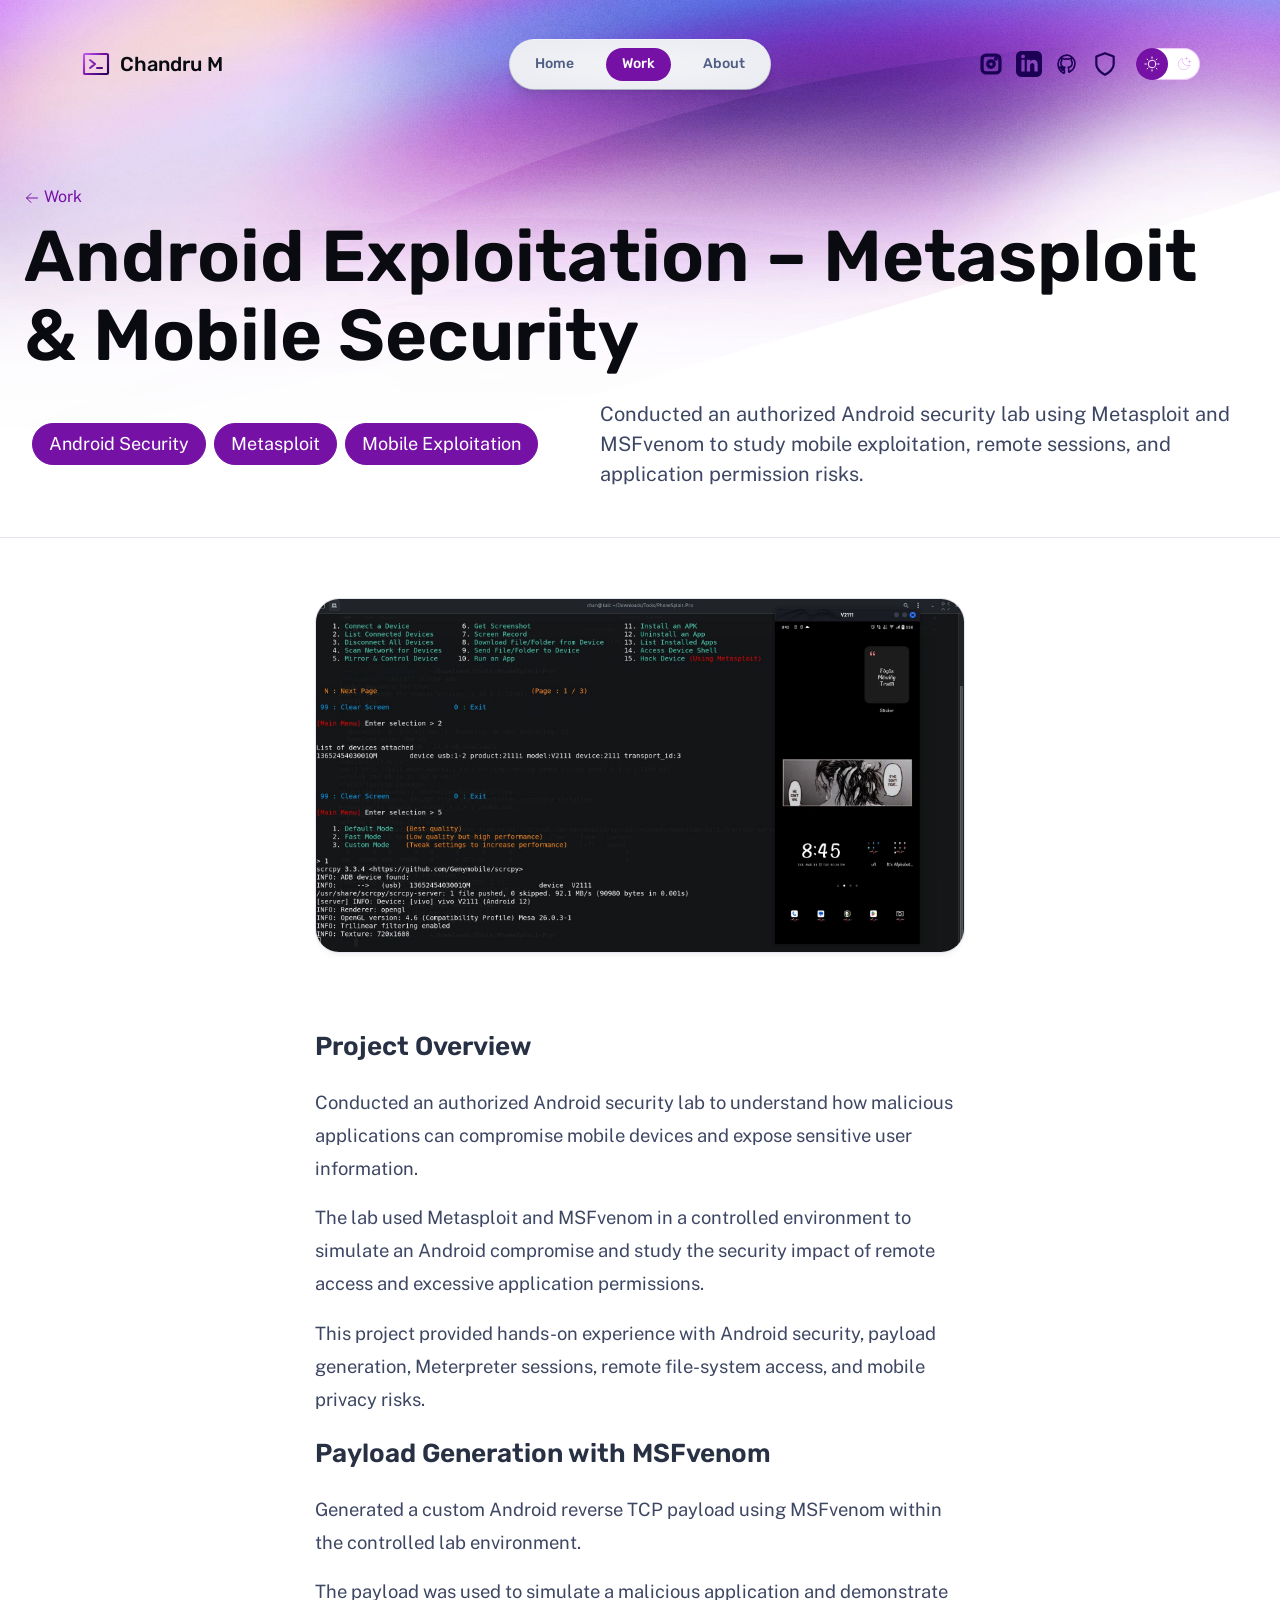
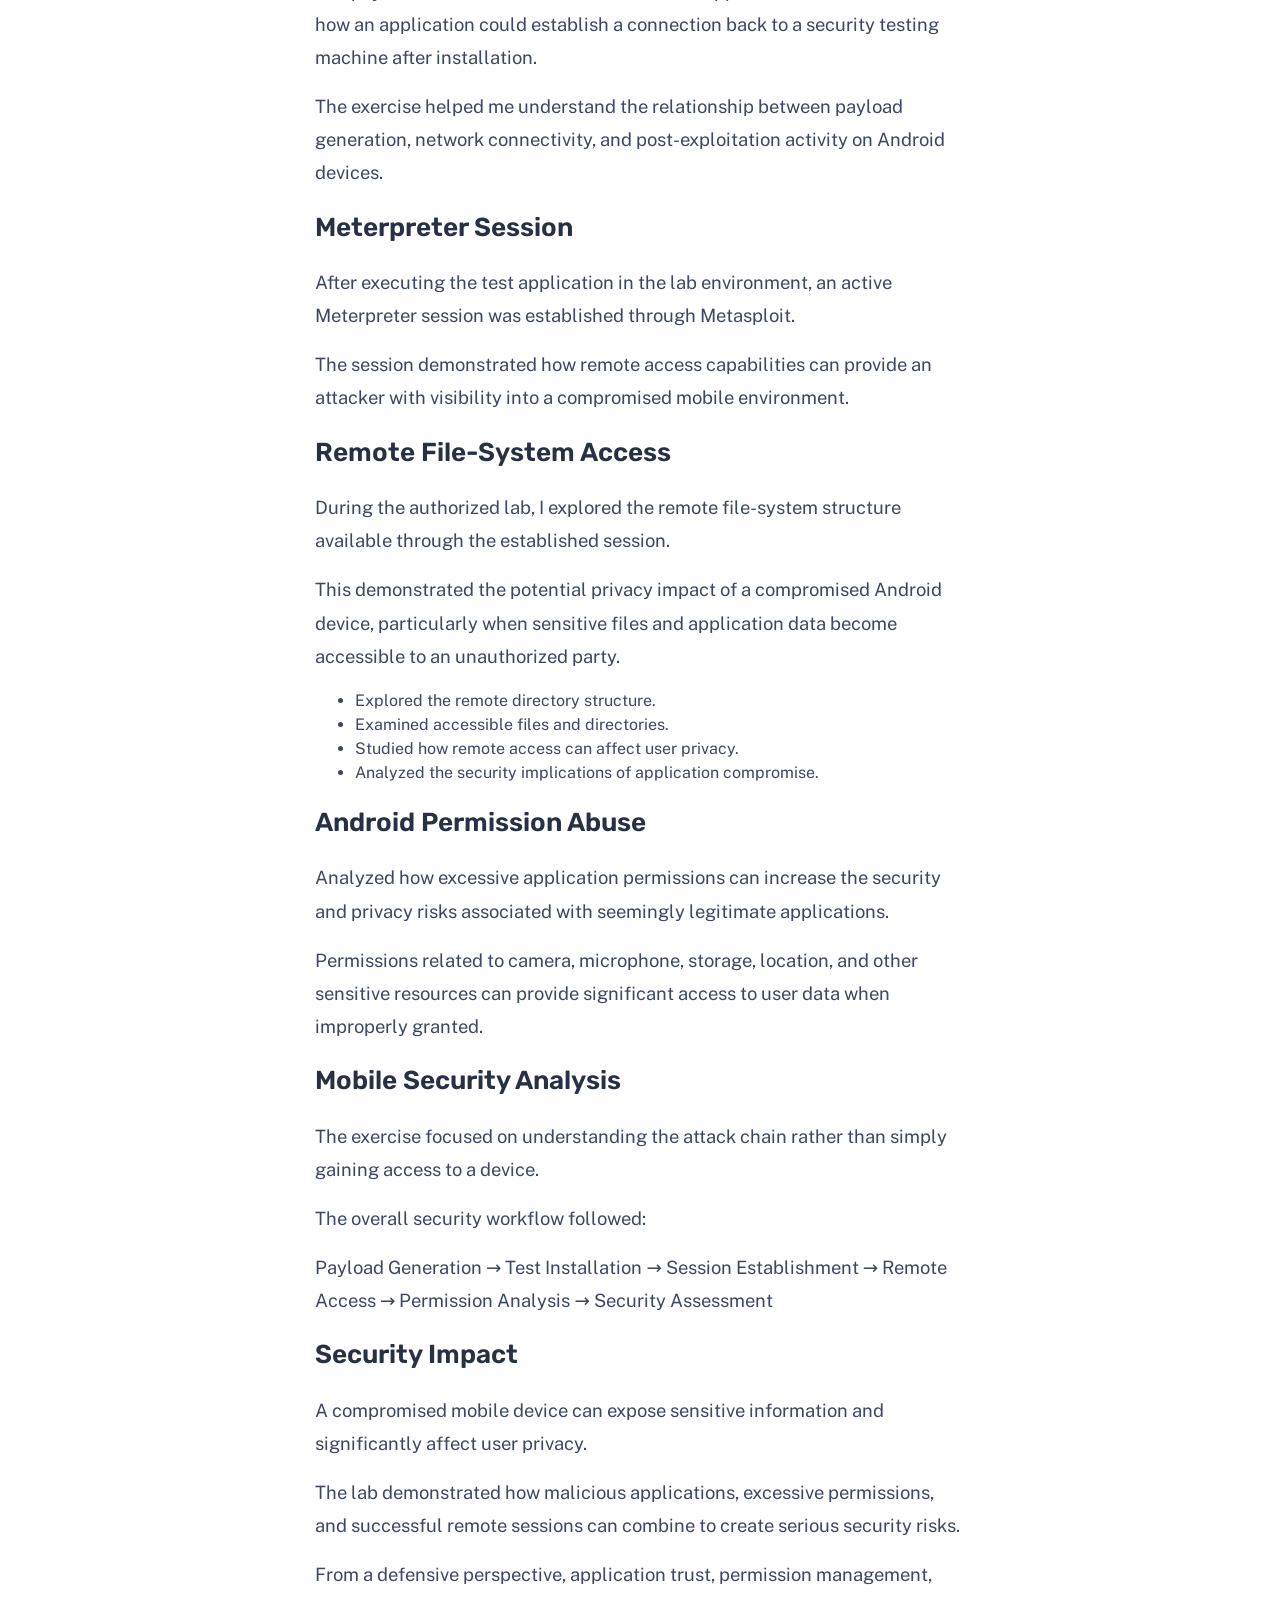
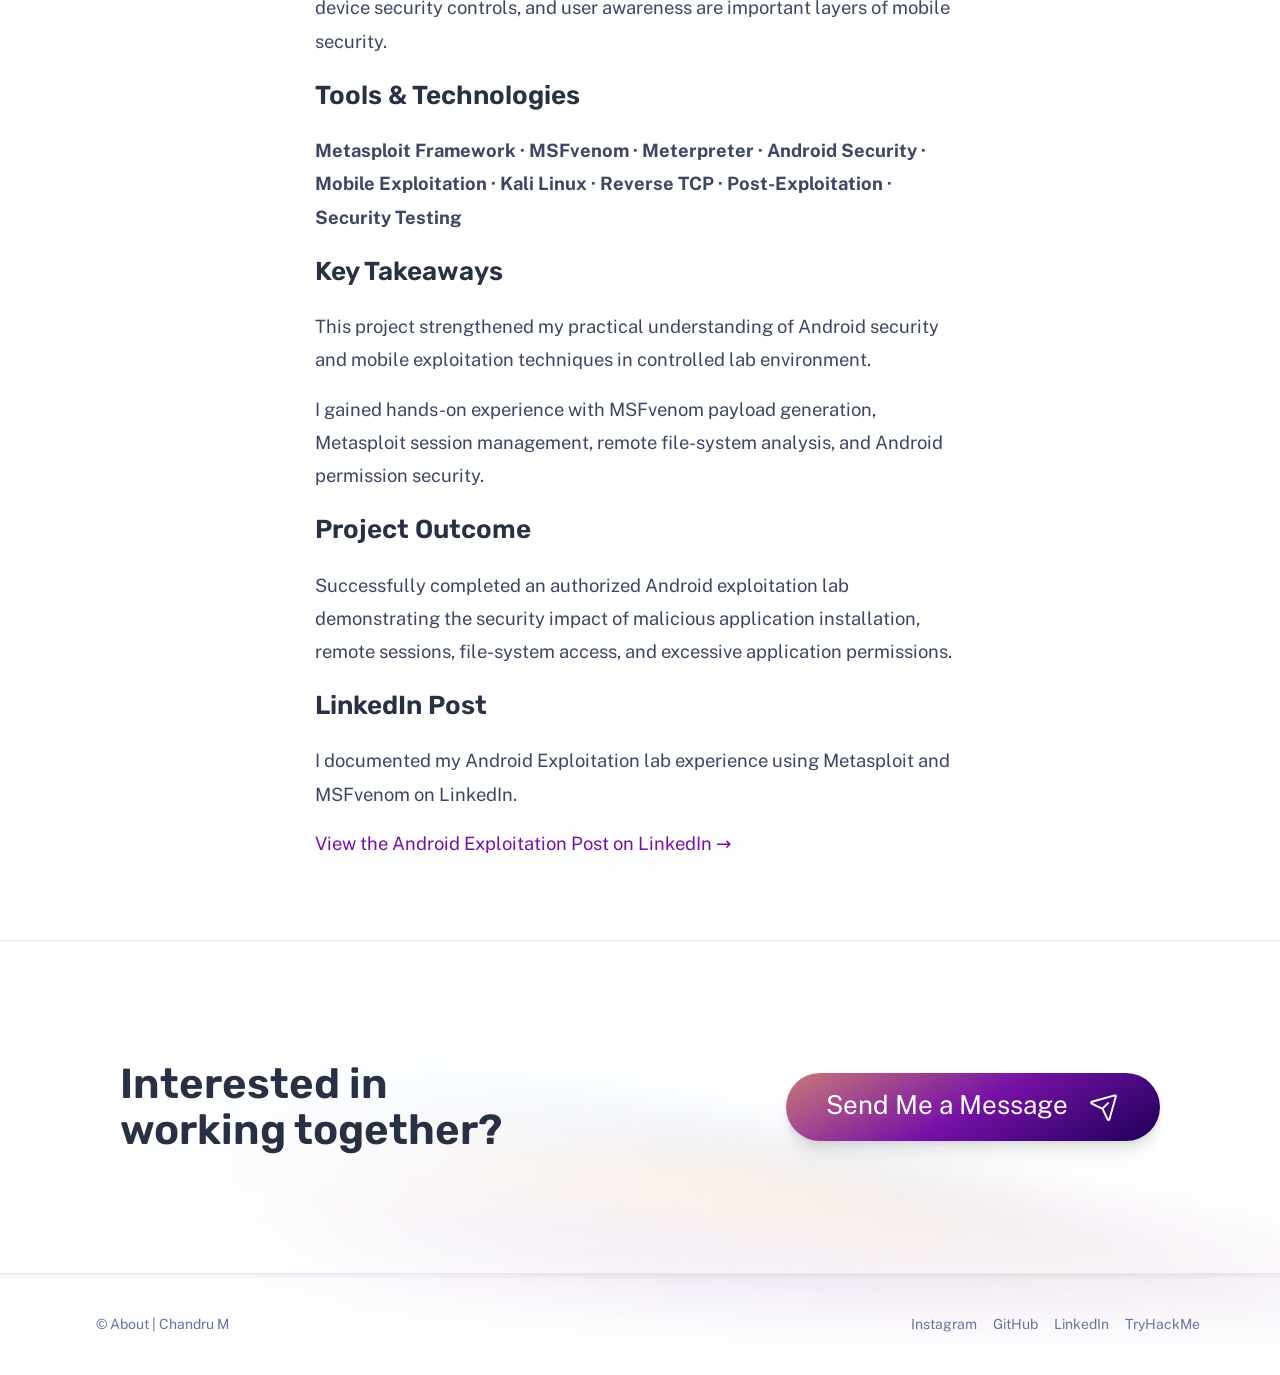
<file: work/mh/index.html>
<!-- This is the markdown-mystery-tour page of Chandru M Portfolio website. It contains the markdown-mystery-tour section and related content. -->
<!doctype html>
<html lang="en" data-astro-cid-37fxchfa>
  <head>
    <meta charset="UTF-8" />
    <meta
      name="description"
      property="og:description"
      content="Android exploitation lab using Metasploit and MSFvenom to study mobile security, reverse connections, remote access, and permission abuse."
    />
    <meta name="viewport" content="width=device-width" />
    <meta name="generator" content="Astro v5.17.2" />
    <title>Android Exploitation – Metasploit & Mobile Security</title>
    <link rel="icon" type="image/svg+xml" href="/favC.svg" />
    <link rel="preconnect" href="https://fonts.googleapis.com" />
    <link rel="preconnect" href="https://fonts.gstatic.com" crossorigin />
    <link
      href="https://fonts.googleapis.com/css2?family=Public+Sans:ital,wght@0,400;0,700;1,400&family=Rubik:wght@500;600&display=swap"
      rel="stylesheet"
    />
    <script>
      // This code is inlined in the head to make dark mode instant & blocking.
      const getThemePreference = () => {
        if (
          typeof localStorage !== "undefined" &&
          localStorage.getItem("theme")
        ) {
          return localStorage.getItem("theme");
        }
        return window.matchMedia("(prefers-color-scheme: dark)").matches
          ? "dark"
          : "light";
      };
      const isDark = getThemePreference() === "dark";
      document.documentElement.classList[isDark ? "add" : "remove"](
        "theme-dark",
      );

      if (typeof localStorage !== "undefined") {
        // Watch the document element and persist user preference when it changes.
        const observer = new MutationObserver(() => {
          const isDark =
            document.documentElement.classList.contains("theme-dark");
          localStorage.setItem("theme", isDark ? "dark" : "light");
        });
        observer.observe(document.documentElement, {
          attributes: true,
          attributeFilter: ["class"],
        });
      }
    </script>
    <link rel="stylesheet" href="/_astro/about.C0K0_6nf.css" />
    <style>
      a[data-astro-cid-balv45lp] {
        position: relative;
        display: flex;
        place-content: center;
        text-align: center;
        padding: 0.56em 2em;
        gap: 0.8em;
        color: var(--accent-text-over);
        text-decoration: none;
        line-height: 1.1;
        border-radius: 999rem;
        overflow: hidden;
        background: var(--gradient-accent-orange);
        box-shadow: var(--shadow-md);
        white-space: nowrap;
      }
      @media (min-width: 20em) {
        a[data-astro-cid-balv45lp] {
          font-size: var(--text-lg);
        }
      }
      a[data-astro-cid-balv45lp]:after {
        content: "";
        position: absolute;
        inset: 0;
        pointer-events: none;
        transition: background-color var(--theme-transition);
        mix-blend-mode: overlay;
      }
      a[data-astro-cid-balv45lp]:focus:after,
      a[data-astro-cid-balv45lp]:hover:after {
        background-color: hsla(var(--gray-999-basis), 0.3);
      }
      @media (min-width: 50em) {
        a[data-astro-cid-balv45lp] {
          padding: 1.125rem 2.5rem;
          font-size: var(--text-xl);
        }
      }
      aside[data-astro-cid-rcdzuq3a] {
        display: flex;
        flex-direction: column;
        align-items: center;
        gap: 3rem;
        border-top: 1px solid var(--gray-800);
        border-bottom: 1px solid var(--gray-800);
        padding: 5rem 1.5rem;
        background-color: var(--gray-999_40);
        box-shadow: var(--shadow-sm);
      }
      h2[data-astro-cid-rcdzuq3a] {
        font-size: var(--text-xl);
        text-align: center;
        max-width: 15ch;
      }
      @media (min-width: 50em) {
        aside[data-astro-cid-rcdzuq3a] {
          padding: 7.5rem;
          flex-direction: row;
          flex-wrap: wrap;
          justify-content: space-between;
        }
        h2[data-astro-cid-rcdzuq3a] {
          font-size: var(--text-3xl);
          text-align: left;
        }
      }
      svg[data-astro-cid-patnjmll] {
        vertical-align: middle;
        width: var(--size, 1em);
        height: var(--size, 1em);
      }
      .pill[data-astro-cid-2qeywk4b] {
        display: flex;
        padding: 0.5rem 1rem;
        gap: 0.5rem;
        color: var(--accent-text-over);
        border: 1px solid var(--accent-regular);
        background-color: var(--accent-regular);
        border-radius: 999rem;
        font-size: var(--text-md);
        line-height: 1.35;
        white-space: nowrap;
      }
      header[data-astro-cid-qwekciqp] {
        padding-bottom: 2.5rem;
        border-bottom: 1px solid var(--gray-800);
      }
      .back-link[data-astro-cid-qwekciqp] {
        display: none;
      }
      .details[data-astro-cid-qwekciqp] {
        display: flex;
        flex-direction: column;
        padding: 0.5rem;
        gap: 1.5rem;
        justify-content: space-between;
        align-items: center;
      }
      .tags[data-astro-cid-qwekciqp] {
        display: flex;
        gap: 0.5rem;
      }
      .description[data-astro-cid-qwekciqp] {
        font-size: var(--text-lg);
        max-width: 54ch;
      }
      .content[data-astro-cid-qwekciqp] {
        max-width: 65ch;
        margin-inline: auto;
      }
      .content[data-astro-cid-qwekciqp] > * + * {
        margin-top: 1rem;
      }
      .content[data-astro-cid-qwekciqp] h1,
      .content[data-astro-cid-qwekciqp] h2,
      .content[data-astro-cid-qwekciqp] h3,
      .content[data-astro-cid-qwekciqp] h4,
      .content[data-astro-cid-qwekciqp] h5 {
        margin: 1.5rem 0;
      }
      .content[data-astro-cid-qwekciqp] img {
        border-radius: 1.5rem;
        box-shadow: var(--shadow-sm);
        background: var(--gradient-subtle);
        border: 1px solid var(--gray-800);
      }
      .content[data-astro-cid-qwekciqp] blockquote {
        font-size: var(--text-lg);
        font-family: var(--font-brand);
        font-weight: 600;
        line-height: 1.1;
        padding-inline-start: 1.5rem;
        border-inline-start: 0.25rem solid var(--accent-dark);
        color: var(--gray-0);
      }
      .back-link[data-astro-cid-qwekciqp],
      .content[data-astro-cid-qwekciqp] a {
        text-decoration: 1px solid underline transparent;
        text-underline-offset: 0.25em;
        transition: text-decoration-color var(--theme-transition);
      }
      .back-link[data-astro-cid-qwekciqp]:hover,
      .back-link[data-astro-cid-qwekciqp]:focus,
      .content[data-astro-cid-qwekciqp] a:hover,
      .content[data-astro-cid-qwekciqp] a:focus {
        text-decoration-color: currentColor;
      }
      @media (min-width: 50em) {
        .back-link[data-astro-cid-qwekciqp] {
          display: block;
          align-self: flex-start;
        }
        .details[data-astro-cid-qwekciqp] {
          flex-direction: row;
          gap: 2.5rem;
        }
        .content[data-astro-cid-qwekciqp] blockquote {
          font-size: var(--text-2xl);
        }
      }
      .content p {
  font-size: 1.15rem;
  line-height: 1.80;
}
    </style>
  </head>
  <body data-astro-cid-37fxchfa>
    <div class="stack backgrounds" data-astro-cid-37fxchfa>
      <nav data-astro-cid-dmqpwcec>
        <div class="menu-header" data-astro-cid-dmqpwcec>
          <a href="/" class="site-title" data-astro-cid-dmqpwcec>
            <svg
              xmlns="http://www.w3.org/2000/svg"
              width="40"
              height="40"
              viewBox="0 0 256 256"
              aria-hidden="true"
              stroke="url(#icon-gradient-flffnf41)"
              fill="url(#icon-gradient-flffnf41)"
              style="--size: 1.6em"
              class="astro-patnjmll"
              data-astro-cid-patnjmll
            >
              <g data-astro-cid-patnjmll>
                <path
                  fill="none"
                  stroke-linecap="round"
                  stroke-linejoin="round"
                  stroke-width="16"
                  d="m80 96 40 32-40 32m56 0h40"
                />
                <rect
                  width="192"
                  height="160"
                  x="32"
                  y="48"
                  fill="none"
                  stroke-linecap="round"
                  stroke-linejoin="round"
                  stroke-width="16.97"
                  rx="8.5"
                />
              </g>
              <linearGradient
                id="icon-gradient-flffnf41"
                x1="23"
                x2="235"
                y1="43"
                y2="202"
                gradientUnits="userSpaceOnUse"
                data-astro-cid-patnjmll
              >
                <stop
                  stop-color="var(--gradient-stop-1)"
                  data-astro-cid-patnjmll
                ></stop>
                <stop
                  offset=".5"
                  stop-color="var(--gradient-stop-2)"
                  data-astro-cid-patnjmll
                ></stop>
                <stop
                  offset="1"
                  stop-color="var(--gradient-stop-3)"
                  data-astro-cid-patnjmll
                ></stop>
              </linearGradient>
            </svg>
            Chandru M
          </a>
          <menu-button data-astro-cid-dmqpwcec="true">
            <template data-astro-cid-dmqpwcec>
              <button
                class="menu-button"
                aria-expanded="false"
                data-astro-cid-dmqpwcec
              >
                <span class="sr-only" data-astro-cid-dmqpwcec>Menu</span>
                <svg
                  xmlns="http://www.w3.org/2000/svg"
                  width="40"
                  height="40"
                  viewBox="0 0 256 256"
                  aria-hidden="true"
                  stroke="currentcolor"
                  fill="currentcolor"
                  class="astro-patnjmll"
                  data-astro-cid-patnjmll
                >
                  <g data-astro-cid-patnjmll>
                    <path
                      stroke-linecap="round"
                      stroke-linejoin="round"
                      stroke-width="16"
                      d="M40 128h176M40 64h176M40 192h176"
                    />
                  </g>
                </svg>
              </button>
            </template>
          </menu-button>
        </div>
        <noscript>
          <ul class="nav-items" data-astro-cid-dmqpwcec>
            <li data-astro-cid-dmqpwcec>
              <a class="link" href="/" data-astro-cid-dmqpwcec> Home </a>
            </li>
            <li data-astro-cid-dmqpwcec>
              <a
                aria-current="page"
                class="link"
                href="/work/"
                data-astro-cid-dmqpwcec
              >
                Work
              </a>
            </li>
            <li data-astro-cid-dmqpwcec>
              <a class="link" href="/about/" data-astro-cid-dmqpwcec> About </a>
            </li>
          </ul>
        </noscript>
        <noscript>
          <div class="menu-footer" data-astro-cid-dmqpwcec>
            <div class="socials" data-astro-cid-dmqpwcec>
              <a href="https://www.instagram.com/chan.callisto" class="social" data-astro-cid-dmqpwcec>
                <span class="sr-only" data-astro-cid-dmqpwcec>Instagram</span>
                <svg xmlns="http://www.w3.org/2000/svg" width="40" height="40" viewBox="0 0 256 256" aria-hidden="true" stroke="currentcolor" fill="currentcolor" class="astro-patnjmll" data-astro-cid-patnjmll><g data-astro-cid-patnjmll><path fill="none" stroke-linecap="round" stroke-linejoin="round" stroke-width="16" d="M176,32H80A48,48,0,0,0,32,80v96a48,48,0,0,0,48,48h96a48,48,0,0,0,48-48V80A48,48,0,0,0,176,32Zm32,144a32,32,0,0,1-32,32H80a32,32,0,0,1-32-32V80A32,32,0,0,1,80,48h96a32,32,0,0,1,32,32ZM128,88a40,40,0,1,0,40,40A40,40,0,0,0,128,88Zm0,64a24,24,0,1,1,24-24A24,24,0,0,1,128,152ZM188,76a12,12,0,1,1-12-12A12,12,0,0,1,188,76Z"/></g></svg>
              </a>
              <a href="https://www.linkedin.com/in/mchandruchan/" class="social" data-astro-cid-dmqpwcec>
                <span class="sr-only" data-astro-cid-dmqpwcec>LinkedIn</span>
                <svg xmlns="http://www.w3.org/2000/svg" width="40" height="40" viewBox="0 0 24 24" aria-hidden="true" fill="currentcolor" class="astro-patnjmll" data-astro-cid-patnjmll><g data-astro-cid-patnjmll><path d="M19 0h-14c-2.761 0-5 2.239-5 5v14c0 2.761 2.239 5 5 5h14c2.762 0 5-2.239 5-5v-14c0-2.761-2.238-5-5-5zm-11 19h-3v-11h3v11zm-1.5-12.268c-.966 0-1.75-.79-1.75-1.764s.784-1.764 1.75-1.764 1.75.79 1.75 1.764-.783 1.764-1.75 1.764zm13.5 12.268h-3v-5.604c0-3.368-4-3.113-4 0v5.604h-3v-11h3v1.765c1.396-2.586 7-2.777 7 2.476v6.759z"/></g></svg>
              </a>
              <a href="https://github.com/mchandru-root" class="social" data-astro-cid-dmqpwcec>
                <span class="sr-only" data-astro-cid-dmqpwcec>GitHub</span>
                <svg xmlns="http://www.w3.org/2000/svg" width="40" height="40" viewBox="0 0 256 256" aria-hidden="true" stroke="currentcolor" fill="currentcolor" class="astro-patnjmll" data-astro-cid-patnjmll><g data-astro-cid-patnjmll><path fill="none" stroke-linecap="round" stroke-linejoin="round" stroke-width="16" d="M128,40A88,88,0,0,0,40,128c0,39.5,22.7,73.6,55.4,90.4a4.4,4.4,0,0,0,6.6-4.1V187.1c-24.5,5.3-29.7-11.8-29.7-11.8-4-10.2-9.8-12.9-9.8-12.9-8-5.5.6-5.4.6-5.4,8.8.6,13.5,9.1,13.5,9.1,7.9,13.5,20.7,9.6,25.7,7.3,0.8-5.7,3.1-9.6,5.6-11.8-19.5-2.2-40.1-9.8-40.1-43.5,0-9.6,3.4-17.4,9.1-23.5-0.9-2.2-3.9-11.1.9-23.1,0,0,7.4-2.4,24.2,9a84.4,84.4,0,0,1,44,0c16.8-11.4,24.2-9,24.2-9,4.8,12,.8,20.9,0,23.1,5.7,6.1,9.1,13.9,9.1,23.5,0,33.8-20.6,41.2-40.2,43.4,3.2,2.8,6.1,8.2,6.1,16.6v24.6a4.4,4.4,0,0,0,6.6,4.1c32.7-16.8,55.4-50.9,55.4-90.4A88,88,0,0,0,128,40Z"/></g></svg>
              </a>
              <a href="https://tryhackme.com/p/ROOT51" class="social" data-astro-cid-dmqpwcec>
                <span class="sr-only" data-astro-cid-dmqpwcec>TryHackMe</span>
                <svg xmlns="http://www.w3.org/2000/svg" width="40" height="40" viewBox="0 0 24 24" aria-hidden="true" fill="none" stroke="currentcolor" stroke-width="2" stroke-linecap="round" stroke-linejoin="round" class="astro-patnjmll" data-astro-cid-patnjmll><path d="M12 22s8-4 8-10V5l-8-3-8 3v7c0 6 8 10 8 10z"/></svg>
              </a>
            </div>
          </div>
        </noscript>
        <div id="menu-content" hidden data-astro-cid-dmqpwcec>
          <ul class="nav-items" data-astro-cid-dmqpwcec>
            <li data-astro-cid-dmqpwcec>
              <a class="link" href="/" data-astro-cid-dmqpwcec> Home </a>
            </li>
            <li data-astro-cid-dmqpwcec>
              <a
                aria-current="page"
                class="link"
                href="/work/"
                data-astro-cid-dmqpwcec
              >
                Work
              </a>
            </li>
            <li data-astro-cid-dmqpwcec>
              <a class="link" href="/about/" data-astro-cid-dmqpwcec> About </a>
            </li>
          </ul>
          <div class="menu-footer" data-astro-cid-dmqpwcec>
            <div class="socials" data-astro-cid-dmqpwcec>
              <a href="https://www.instagram.com/chan.callisto" class="social" data-astro-cid-dmqpwcec>
                <span class="sr-only" data-astro-cid-dmqpwcec>Instagram</span>
                <svg xmlns="http://www.w3.org/2000/svg" width="40" height="40" viewBox="0 0 256 256" aria-hidden="true" stroke="currentcolor" fill="currentcolor" class="astro-patnjmll" data-astro-cid-patnjmll><g data-astro-cid-patnjmll><path fill="none" stroke-linecap="round" stroke-linejoin="round" stroke-width="16" d="M176,32H80A48,48,0,0,0,32,80v96a48,48,0,0,0,48,48h96a48,48,0,0,0,48-48V80A48,48,0,0,0,176,32Zm32,144a32,32,0,0,1-32,32H80a32,32,0,0,1-32-32V80A32,32,0,0,1,80,48h96a32,32,0,0,1,32,32ZM128,88a40,40,0,1,0,40,40A40,40,0,0,0,128,88Zm0,64a24,24,0,1,1,24-24A24,24,0,0,1,128,152ZM188,76a12,12,0,1,1-12-12A12,12,0,0,1,188,76Z"/></g></svg>
              </a>
              <a href="https://www.linkedin.com/in/mchandruchan/" class="social" data-astro-cid-dmqpwcec>
                <span class="sr-only" data-astro-cid-dmqpwcec>LinkedIn</span>
                <svg xmlns="http://www.w3.org/2000/svg" width="40" height="40" viewBox="0 0 24 24" aria-hidden="true" fill="currentcolor" class="astro-patnjmll" data-astro-cid-patnjmll><g data-astro-cid-patnjmll><path d="M19 0h-14c-2.761 0-5 2.239-5 5v14c0 2.761 2.239 5 5 5h14c2.762 0 5-2.239 5-5v-14c0-2.761-2.238-5-5-5zm-11 19h-3v-11h3v11zm-1.5-12.268c-.966 0-1.75-.79-1.75-1.764s.784-1.764 1.75-1.764 1.75.79 1.75 1.764-.783 1.764-1.75 1.764zm13.5 12.268h-3v-5.604c0-3.368-4-3.113-4 0v5.604h-3v-11h3v1.765c1.396-2.586 7-2.777 7 2.476v6.759z"/></g></svg>
              </a>
              <a href="https://github.com/mchandru-root" class="social" data-astro-cid-dmqpwcec>
                <span class="sr-only" data-astro-cid-dmqpwcec>GitHub</span>
                <svg xmlns="http://www.w3.org/2000/svg" width="40" height="40" viewBox="0 0 256 256" aria-hidden="true" stroke="currentcolor" fill="currentcolor" class="astro-patnjmll" data-astro-cid-patnjmll><g data-astro-cid-patnjmll><path fill="none" stroke-linecap="round" stroke-linejoin="round" stroke-width="16" d="M128,40A88,88,0,0,0,40,128c0,39.5,22.7,73.6,55.4,90.4a4.4,4.4,0,0,0,6.6-4.1V187.1c-24.5,5.3-29.7-11.8-29.7-11.8-4-10.2-9.8-12.9-9.8-12.9-8-5.5.6-5.4.6-5.4,8.8.6,13.5,9.1,13.5,9.1,7.9,13.5,20.7,9.6,25.7,7.3,0.8-5.7,3.1-9.6,5.6-11.8-19.5-2.2-40.1-9.8-40.1-43.5,0-9.6,3.4-17.4,9.1-23.5-0.9-2.2-3.9-11.1.9-23.1,0,0,7.4-2.4,24.2,9a84.4,84.4,0,0,1,44,0c16.8-11.4,24.2-9,24.2-9,4.8,12,.8,20.9,0,23.1,5.7,6.1,9.1,13.9,9.1,23.5,0,33.8-20.6,41.2-40.2,43.4,3.2,2.8,6.1,8.2,6.1,16.6v24.6a4.4,4.4,0,0,0,6.6,4.1c32.7-16.8,55.4-50.9,55.4-90.4A88,88,0,0,0,128,40Z"/></g></svg>
              </a>
              <a href="https://tryhackme.com/p/ROOT51" class="social" data-astro-cid-dmqpwcec>
                <span class="sr-only" data-astro-cid-dmqpwcec>TryHackMe</span>
                <svg xmlns="http://www.w3.org/2000/svg" width="40" height="40" viewBox="0 0 24 24" aria-hidden="true" fill="none" stroke="currentcolor" stroke-width="2" stroke-linecap="round" stroke-linejoin="round" class="astro-patnjmll" data-astro-cid-patnjmll><path d="M12 22s8-4 8-10V5l-8-3-8 3v7c0 6 8 10 8 10z"/></svg>
              </a>
            </div>
            <div class="theme-toggle" data-astro-cid-dmqpwcec>
              <theme-toggle data-astro-cid-x3pjskd3="true">
                <button data-astro-cid-x3pjskd3>
                  <span class="sr-only" data-astro-cid-x3pjskd3
                    >Dark theme</span
                  >
                  <span class="icon light" data-astro-cid-x3pjskd3
                    ><svg
                      xmlns="http://www.w3.org/2000/svg"
                      width="40"
                      height="40"
                      viewBox="0 0 256 256"
                      aria-hidden="true"
                      stroke="currentcolor"
                      fill="currentcolor"
                      class="astro-patnjmll"
                      data-astro-cid-patnjmll
                    >
                      <g data-astro-cid-patnjmll>
                        <circle
                          cx="128"
                          cy="128"
                          r="60"
                          fill="none"
                          stroke-linecap="round"
                          stroke-linejoin="round"
                          stroke-width="16"
                        />
                        <path
                          fill="none"
                          stroke-linecap="round"
                          stroke-linejoin="round"
                          stroke-width="16"
                          d="M128 36V16M63 63 49 49m-13 79H16m47 65-14 14m79 13v20m65-47 14 14m13-79h20m-47-65 14-14"
                        />
                      </g>
                    </svg>
                  </span>
                  <span class="icon dark" data-astro-cid-x3pjskd3
                    ><svg
                      xmlns="http://www.w3.org/2000/svg"
                      width="40"
                      height="40"
                      viewBox="0 0 256 256"
                      aria-hidden="true"
                      stroke="currentcolor"
                      fill="currentcolor"
                      class="astro-patnjmll"
                      data-astro-cid-patnjmll
                    >
                      <g data-astro-cid-patnjmll>
                        <path
                          fill="none"
                          stroke-linecap="round"
                          stroke-linejoin="round"
                          stroke-width="16"
                          d="M216 112V64m24 24h-48m-24-64v32m16-16h-32m65 113A92 92 0 0 1 103 39h0a92 92 0 1 0 114 114Z"
                        />
                      </g>
                    </svg>
                  </span>
                </button>
              </theme-toggle>
              <script type="module">
                class n extends HTMLElement {
                  constructor() {
                    super();
                    const e = this.querySelector("button"),
                      t = (s) => {
                        (document.documentElement.classList[
                          s ? "add" : "remove"
                        ]("theme-dark"),
                          e.setAttribute("aria-pressed", String(s)));
                      };
                    (e.addEventListener("click", () => t(!this.isDark())),
                      t(this.isDark()));
                  }
                  isDark() {
                    return document.documentElement.classList.contains(
                      "theme-dark",
                    );
                  }
                }
                customElements.define("theme-toggle", n);
              </script>
            </div>
          </div>
        </div>
      </nav>
      <script type="module">
        class i extends HTMLElement {
          constructor() {
            (super(),
              this.appendChild(
                this.querySelector("template").content.cloneNode(!0),
              ));
            const n = this.querySelector("button"),
              t = document.getElementById("menu-content");
            ((t.hidden = !0), t.classList.add("menu-content"));
            const d = (e) => {
              (n.setAttribute("aria-expanded", e ? "true" : "false"),
                (t.hidden = !e));
            };
            n.addEventListener("click", () => d(t.hidden));
            const s = (e) => {
                (d(e.matches), (n.hidden = e.matches));
              },
              c = window.matchMedia("(min-width: 50em)");
            (s(c), c.addEventListener("change", s));
          }
        }
        customElements.define("menu-button", i);
      </script>
      <div class="stack gap-20" data-astro-cid-qwekciqp>
        <div class="stack gap-15" data-astro-cid-qwekciqp>
          <header data-astro-cid-qwekciqp>
            <div class="wrapper stack gap-2" data-astro-cid-qwekciqp>
              <a class="back-link" href="/work/" data-astro-cid-qwekciqp
                ><svg
                  xmlns="http://www.w3.org/2000/svg"
                  width="40"
                  height="40"
                  viewBox="0 0 256 256"
                  aria-hidden="true"
                  stroke="currentcolor"
                  fill="currentcolor"
                  class="astro-patnjmll"
                  data-astro-cid-patnjmll
                >
                  <g data-astro-cid-patnjmll>
                    <path
                      fill="none"
                      stroke-linecap="round"
                      stroke-linejoin="round"
                      stroke-width="16"
                      d="M216 128H40m72-72-72 72 72 72"
                    />
                  </g>
                </svg>
                Work</a
              >
              <div class="hero stack gap-4 start" data-astro-cid-bbe6dxrz>
                <div class="stack gap-2" data-astro-cid-bbe6dxrz>
                  <h1 class="title" data-astro-cid-bbe6dxrz>
                      Android Exploitation – Metasploit & Mobile Security
                  </h1>
                </div>
                <div class="details" data-astro-cid-qwekciqp>
                  <div class="tags" data-astro-cid-qwekciqp>
                    <div class="pill" data-astro-cid-2qeywk4b>Android Security</div>
                    <div class="pill" data-astro-cid-2qeywk4b>Metasploit</div>
                    <div class="pill" data-astro-cid-2qeywk4b>Mobile Exploitation</div>
                  </div>
                  <p class="description" data-astro-cid-qwekciqp>
                     Conducted an authorized Android security lab using Metasploit and
                     MSFvenom to study mobile exploitation, remote sessions, and
                     application permission risks.
                  </p>
                </div>
              </div>
            </div>
          </header>
          <main class="wrapper" data-astro-cid-qwekciqp>
            <div class="stack gap-10 content" data-astro-cid-qwekciqp>
              <img
                src="/assets/mh.jpg"
                alt="Network anomaly detection and CSV traffic analysis"
                data-astro-cid-qwekciqp
              />
              <div class="content" data-astro-cid-qwekciqp>

  <h5 id="project-overview">Project Overview</h5>

  <p>
  Conducted an authorized Android security lab to understand how
  malicious applications can compromise mobile devices and expose
  sensitive user information.
</p>

<p>
  The lab used Metasploit and MSFvenom in a controlled environment
  to simulate an Android compromise and study the security impact
  of remote access and excessive application permissions.
</p>

<p>
  This project provided hands-on experience with Android security,
  payload generation, Meterpreter sessions, remote file-system
  access, and mobile privacy risks.
</p>


<h5 id="payload-generation">Payload Generation with MSFvenom</h5>

<p>
  Generated a custom Android reverse TCP payload using MSFvenom
  within the controlled lab environment.
</p>

<p>
  The payload was used to simulate a malicious application and
  demonstrate how an application could establish a connection
  back to a security testing machine after installation.
</p>

<p>
  The exercise helped me understand the relationship between
  payload generation, network connectivity, and post-exploitation
  activity on Android devices.
</p>


<h5 id="meterpreter-session">Meterpreter Session</h5>

<p>
  After executing the test application in the lab environment,
  an active Meterpreter session was established through Metasploit.
</p>

<p>
  The session demonstrated how remote access capabilities can
  provide an attacker with visibility into a compromised mobile
  environment.
</p>



<h5 id="remote-access">Remote File-System Access</h5>

<p>
  During the authorized lab, I explored the remote file-system
  structure available through the established session.
</p>

<p>
  This demonstrated the potential privacy impact of a compromised
  Android device, particularly when sensitive files and application
  data become accessible to an unauthorized party.
</p>

<ul>
  <li>Explored the remote directory structure.</li>
  <li>Examined accessible files and directories.</li>
  <li>Studied how remote access can affect user privacy.</li>
  <li>Analyzed the security implications of application compromise.</li>
</ul>


<h5 id="permission-abuse">Android Permission Abuse</h5>

<p>
  Analyzed how excessive application permissions can increase the
  security and privacy risks associated with seemingly legitimate
  applications.
</p>

<p>
  Permissions related to camera, microphone, storage, location,
  and other sensitive resources can provide significant access to
  user data when improperly granted.
</p>


<h5 id="mobile-security">Mobile Security Analysis</h5>

<p>
  The exercise focused on understanding the attack chain rather
  than simply gaining access to a device.
</p>

<p>
  The overall security workflow followed:
</p>

<p>
  Payload Generation → Test Installation → Session Establishment →
  Remote Access → Permission Analysis → Security Assessment
</p>


<h5 id="security-impact">Security Impact</h5>

<p>
  A compromised mobile device can expose sensitive information
  and significantly affect user privacy.
</p>

<p>
  The lab demonstrated how malicious applications, excessive
  permissions, and successful remote sessions can combine to create
  serious security risks.
</p>

<p>
  From a defensive perspective, application trust, permission
  management, device security controls, and user awareness are
  important layers of mobile security.
</p>


<h5 id="tools-technologies">Tools & Technologies</h5>

<p>
  <strong>
    Metasploit Framework · MSFvenom · Meterpreter · Android Security ·
    Mobile Exploitation · Kali Linux · Reverse TCP · Post-Exploitation ·
    Security Testing
  </strong>
</p>


<h5 id="key-takeaways">Key Takeaways</h5>

<p>
  This project strengthened my practical understanding of Android
  security and mobile exploitation techniques in controlled lab
  environment.
</p>

<p>
  I gained hands-on experience with MSFvenom payload generation,
  Metasploit session management, remote file-system analysis, and
  Android permission security.
</p>


<h5 id="project-outcome">Project Outcome</h5>

<p>
  Successfully completed an authorized Android exploitation lab
  demonstrating the security impact of malicious application
  installation, remote sessions, file-system access, and excessive
  application permissions.
</p>


<h5>LinkedIn Post</h5>
              <p> I documented my Android Exploitation lab experience using Metasploit and MSFvenom on LinkedIn. </p>
              <p> <a href="https://www.linkedin.com/posts/mchandruchan_day22-100daysofcybersecurity-cybersecurity-activity-7444767736817426432-cLeA" target="_blank" rel="noopener noreferrer"> 
                View the Android Exploitation Post on LinkedIn → </a> </p>

</div>


            </div>
          </main>
        </div>
        <aside data-astro-cid-rcdzuq3a>
          <h2 data-astro-cid-rcdzuq3a>Interested in working together?</h2>
          <a href="mailto:mchandru.root@gmail.com" data-astro-cid-balv45lp>
            Send Me a Message
            <svg
              xmlns="http://www.w3.org/2000/svg"
              width="40"
              height="40"
              viewBox="0 0 256 256"
              aria-hidden="true"
              stroke="currentcolor"
              fill="currentcolor"
              style="--size: 1.2em"
              class="astro-patnjmll"
              data-astro-cid-patnjmll
            >
              <g data-astro-cid-patnjmll>
                <path
                  fill="none"
                  stroke-linecap="round"
                  stroke-linejoin="round"
                  stroke-width="16"
                  d="M210.3 35.9 23.9 88.4a8 8 0 0 0-1.2 15l85.6 40.5a7.8 7.8 0 0 1 3.8 3.8l40.5 85.6a8 8 0 0 0 15-1.2l52.5-186.4a7.9 7.9 0 0 0-9.8-9.8Zm-99.4 109.2 45.2-45.2"
                />
              </g>
            </svg>
          </a>
        </aside>
      </div>
      <footer data-astro-cid-sz7xmlte>
        <div class="group" data-astro-cid-sz7xmlte>
          <p data-astro-cid-sz7xmlte></p>
          <p data-astro-cid-sz7xmlte>&copy; About | Chandru M</p>
        </div>
        <p class="socials" data-astro-cid-sz7xmlte>
          <a
            href="https://www.instagram.com/chan.callisto"
            data-astro-cid-sz7xmlte
          >
            Instagram</a>
          <a href="https://github.com/mchandru-root" data-astro-cid-sz7xmlte>
            GitHub</a>
          <a
            href="https://www.linkedin.com/in/mchandruchan/"
            data-astro-cid-sz7xmlte
          >
            LinkedIn</a>
          <a href="https://tryhackme.com/p/ROOT51" data-astro-cid-sz7xmlte > TryHackMe</a>
        </p>
      </footer>
    </div>
    <script type="module">
      addEventListener("load", () =>
        document.documentElement.classList.add("loaded"),
      );
    </script>
  </body>
</html>
</file>
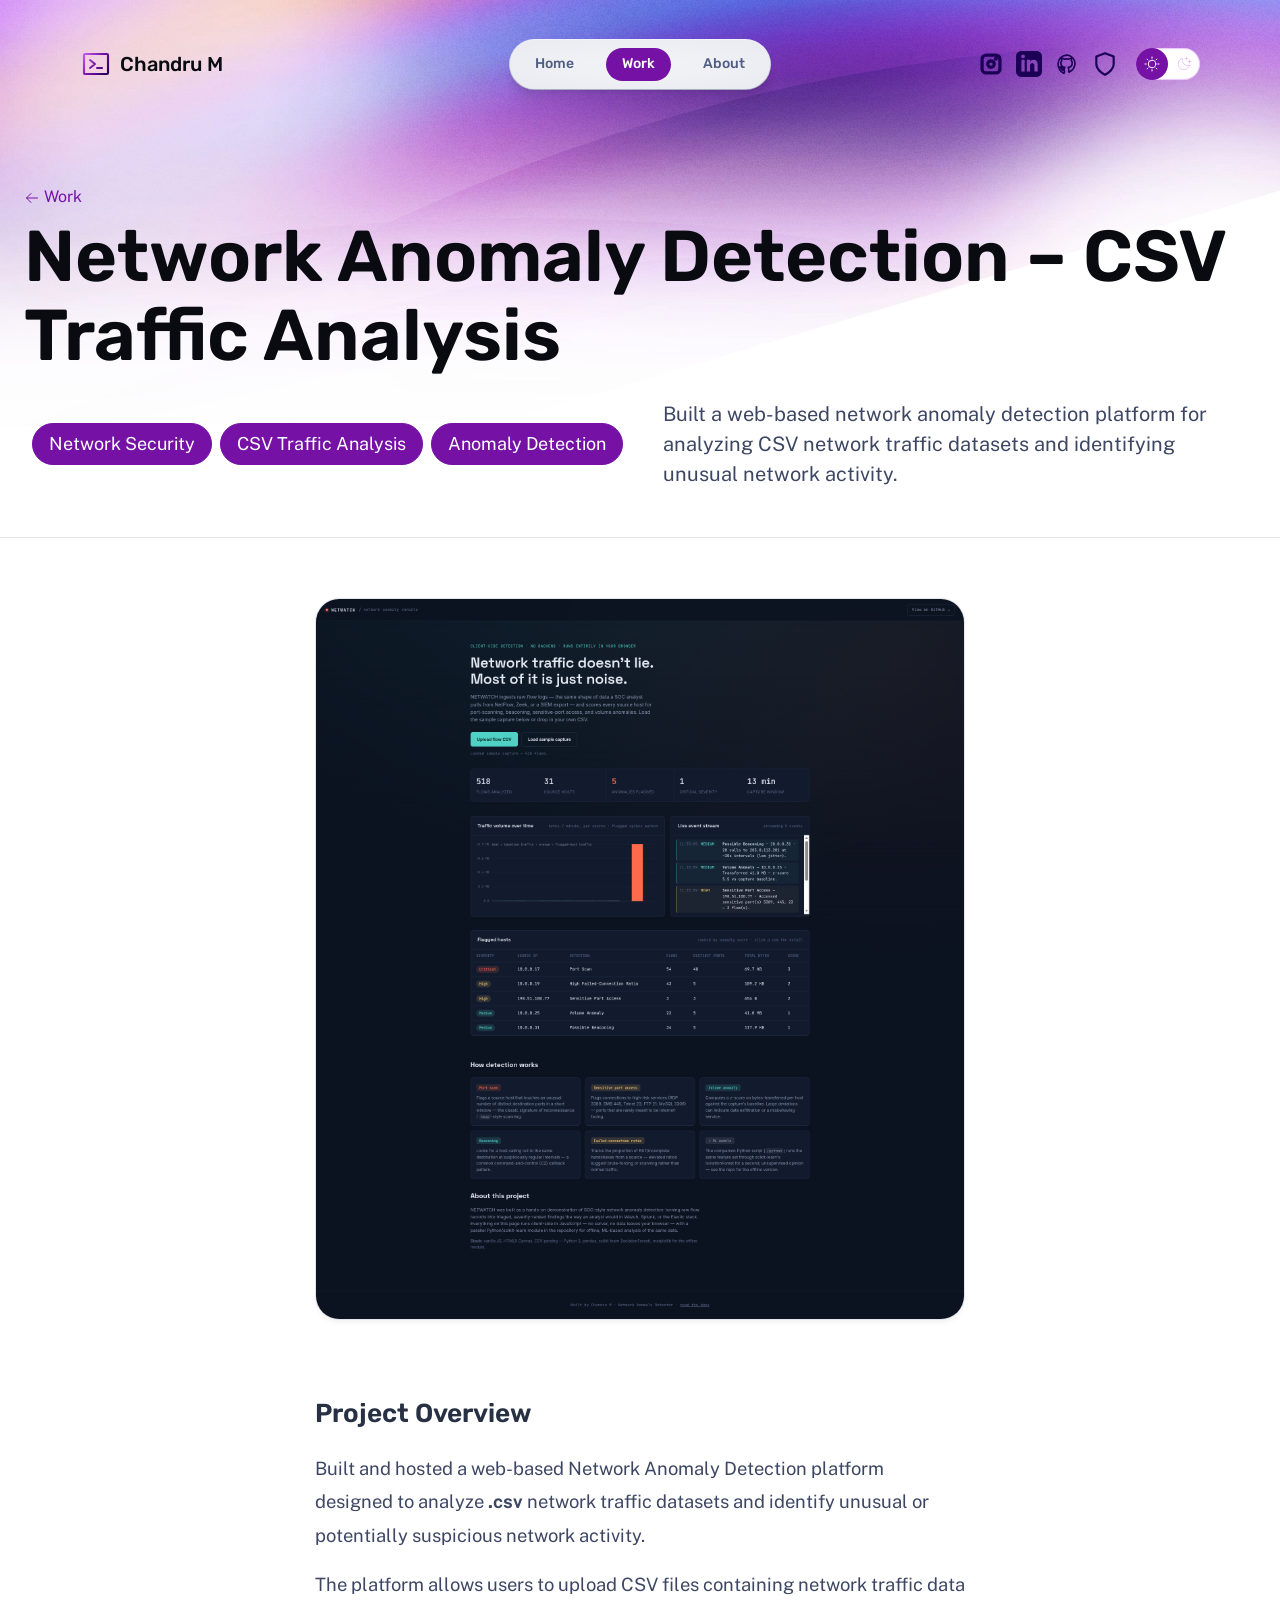
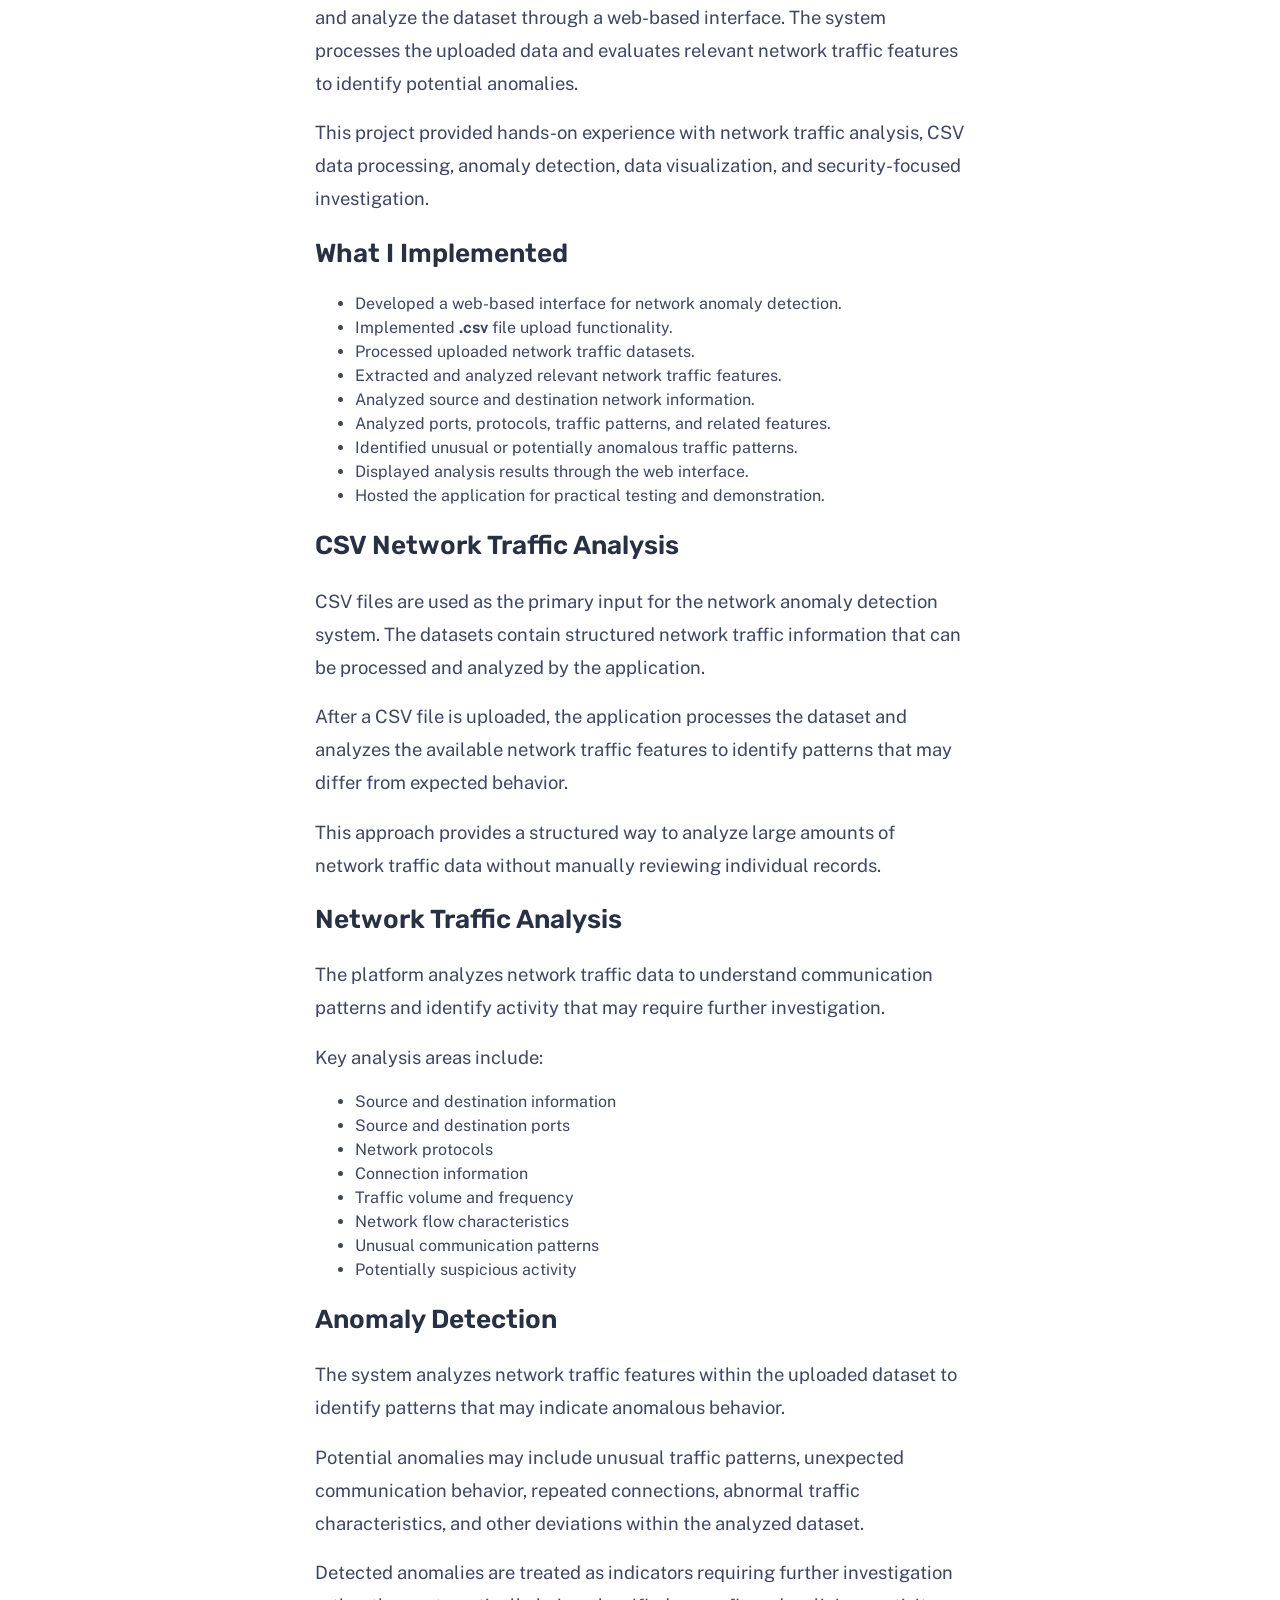
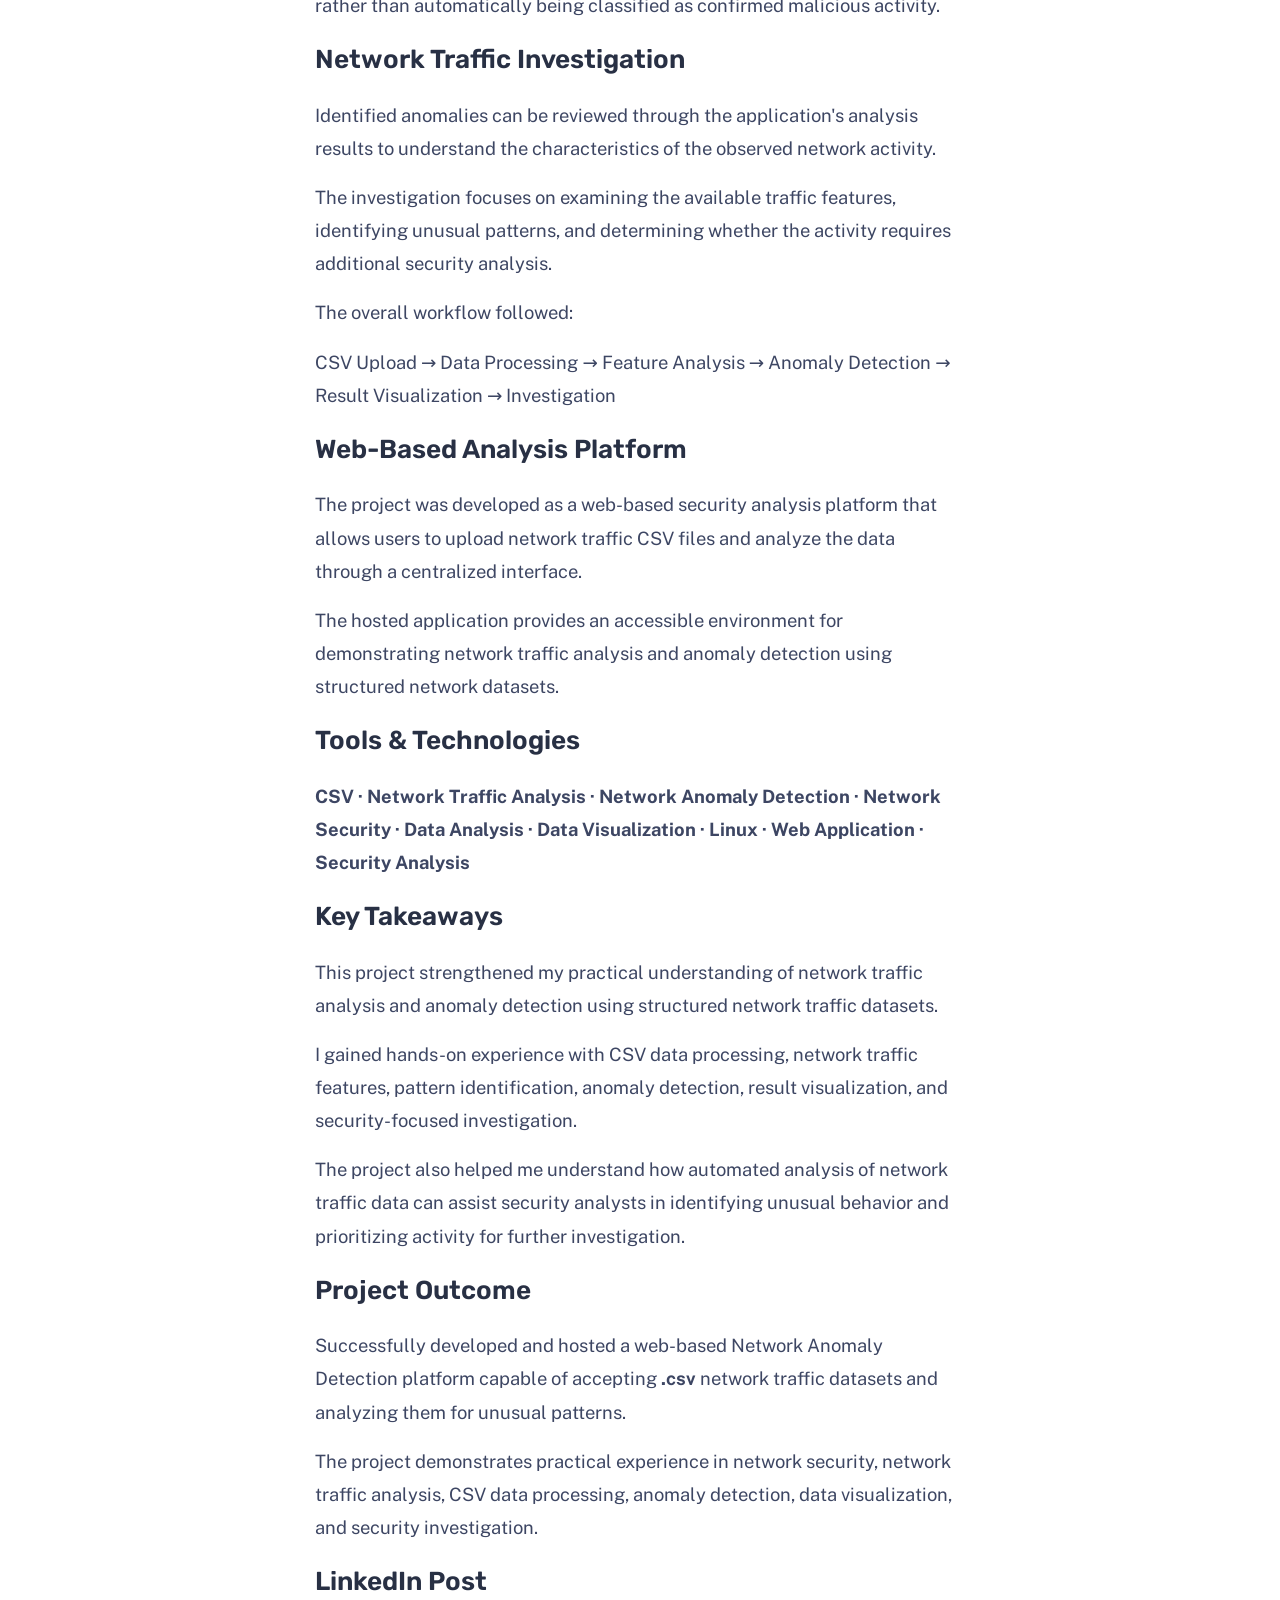
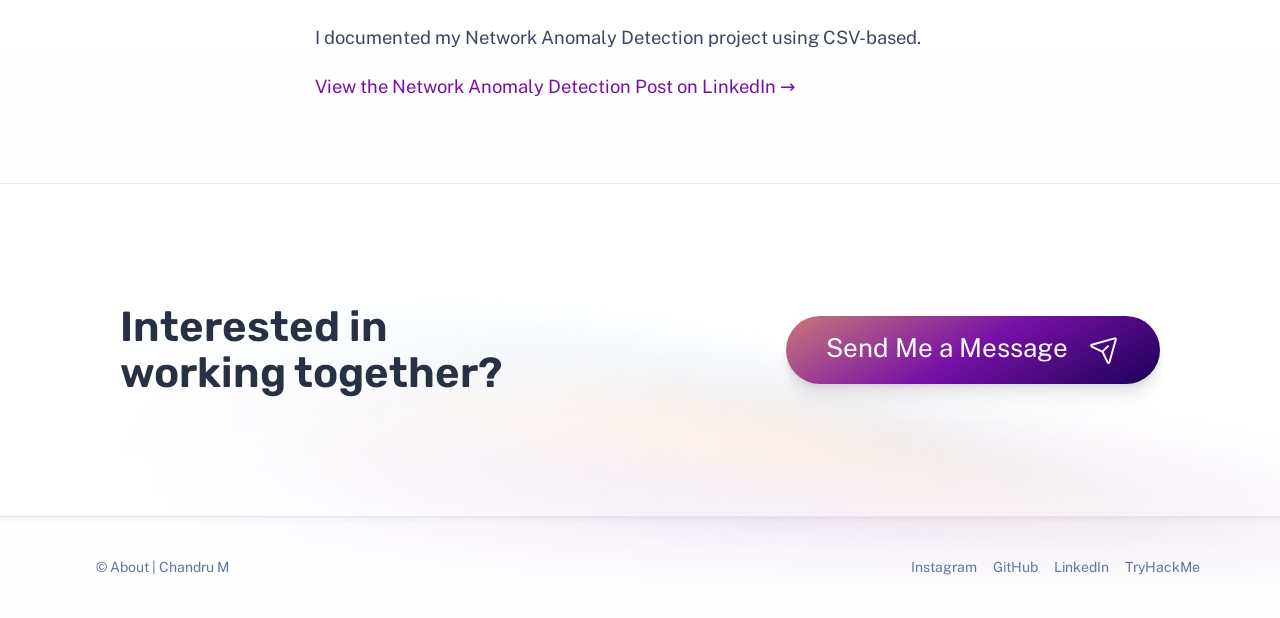
<file: work/NAD/index.html>
<!-- This is the markdown-mystery-tour page of Chandru M Portfolio website. It contains the markdown-mystery-tour section and related content. -->
<!doctype html>
<html lang="en" data-astro-cid-37fxchfa>
  <head>
    <meta charset="UTF-8" />
    <meta
      name="description"
      property="og:description"
      content="A web-based Network Anomaly Detection platform for analyzing PCAP files and identifying unusual network traffic patterns."
    />
    <meta name="viewport" content="width=device-width" />
    <meta name="generator" content="Astro v5.17.2" />
    <title>Network Anomaly Detection – CSV Traffic Analysis</title>
    <link rel="icon" type="image/svg+xml" href="/favC.svg" />
    <link rel="preconnect" href="https://fonts.googleapis.com" />
    <link rel="preconnect" href="https://fonts.gstatic.com" crossorigin />
    <link
      href="https://fonts.googleapis.com/css2?family=Public+Sans:ital,wght@0,400;0,700;1,400&family=Rubik:wght@500;600&display=swap"
      rel="stylesheet"
    />
    <script>
      // This code is inlined in the head to make dark mode instant & blocking.
      const getThemePreference = () => {
        if (
          typeof localStorage !== "undefined" &&
          localStorage.getItem("theme")
        ) {
          return localStorage.getItem("theme");
        }
        return window.matchMedia("(prefers-color-scheme: dark)").matches
          ? "dark"
          : "light";
      };
      const isDark = getThemePreference() === "dark";
      document.documentElement.classList[isDark ? "add" : "remove"](
        "theme-dark",
      );

      if (typeof localStorage !== "undefined") {
        // Watch the document element and persist user preference when it changes.
        const observer = new MutationObserver(() => {
          const isDark =
            document.documentElement.classList.contains("theme-dark");
          localStorage.setItem("theme", isDark ? "dark" : "light");
        });
        observer.observe(document.documentElement, {
          attributes: true,
          attributeFilter: ["class"],
        });
      }
    </script>
    <link rel="stylesheet" href="/_astro/about.C0K0_6nf.css" />
    <style>
      a[data-astro-cid-balv45lp] {
        position: relative;
        display: flex;
        place-content: center;
        text-align: center;
        padding: 0.56em 2em;
        gap: 0.8em;
        color: var(--accent-text-over);
        text-decoration: none;
        line-height: 1.1;
        border-radius: 999rem;
        overflow: hidden;
        background: var(--gradient-accent-orange);
        box-shadow: var(--shadow-md);
        white-space: nowrap;
      }
      @media (min-width: 20em) {
        a[data-astro-cid-balv45lp] {
          font-size: var(--text-lg);
        }
      }
      a[data-astro-cid-balv45lp]:after {
        content: "";
        position: absolute;
        inset: 0;
        pointer-events: none;
        transition: background-color var(--theme-transition);
        mix-blend-mode: overlay;
      }
      a[data-astro-cid-balv45lp]:focus:after,
      a[data-astro-cid-balv45lp]:hover:after {
        background-color: hsla(var(--gray-999-basis), 0.3);
      }
      @media (min-width: 50em) {
        a[data-astro-cid-balv45lp] {
          padding: 1.125rem 2.5rem;
          font-size: var(--text-xl);
        }
      }
      aside[data-astro-cid-rcdzuq3a] {
        display: flex;
        flex-direction: column;
        align-items: center;
        gap: 3rem;
        border-top: 1px solid var(--gray-800);
        border-bottom: 1px solid var(--gray-800);
        padding: 5rem 1.5rem;
        background-color: var(--gray-999_40);
        box-shadow: var(--shadow-sm);
      }
      h2[data-astro-cid-rcdzuq3a] {
        font-size: var(--text-xl);
        text-align: center;
        max-width: 15ch;
      }
      @media (min-width: 50em) {
        aside[data-astro-cid-rcdzuq3a] {
          padding: 7.5rem;
          flex-direction: row;
          flex-wrap: wrap;
          justify-content: space-between;
        }
        h2[data-astro-cid-rcdzuq3a] {
          font-size: var(--text-3xl);
          text-align: left;
        }
      }
      svg[data-astro-cid-patnjmll] {
        vertical-align: middle;
        width: var(--size, 1em);
        height: var(--size, 1em);
      }
      .pill[data-astro-cid-2qeywk4b] {
        display: flex;
        padding: 0.5rem 1rem;
        gap: 0.5rem;
        color: var(--accent-text-over);
        border: 1px solid var(--accent-regular);
        background-color: var(--accent-regular);
        border-radius: 999rem;
        font-size: var(--text-md);
        line-height: 1.35;
        white-space: nowrap;
      }
      header[data-astro-cid-qwekciqp] {
        padding-bottom: 2.5rem;
        border-bottom: 1px solid var(--gray-800);
      }
      .back-link[data-astro-cid-qwekciqp] {
        display: none;
      }
      .details[data-astro-cid-qwekciqp] {
        display: flex;
        flex-direction: column;
        padding: 0.5rem;
        gap: 1.5rem;
        justify-content: space-between;
        align-items: center;
      }
      .tags[data-astro-cid-qwekciqp] {
        display: flex;
        gap: 0.5rem;
      }
      .description[data-astro-cid-qwekciqp] {
        font-size: var(--text-lg);
        max-width: 54ch;
      }
      .content[data-astro-cid-qwekciqp] {
        max-width: 65ch;
        margin-inline: auto;
      }
      .content[data-astro-cid-qwekciqp] > * + * {
        margin-top: 1rem;
      }
      .content[data-astro-cid-qwekciqp] h1,
      .content[data-astro-cid-qwekciqp] h2,
      .content[data-astro-cid-qwekciqp] h3,
      .content[data-astro-cid-qwekciqp] h4,
      .content[data-astro-cid-qwekciqp] h5 {
        margin: 1.5rem 0;
      }
      .content[data-astro-cid-qwekciqp] img {
        border-radius: 1.5rem;
        box-shadow: var(--shadow-sm);
        background: var(--gradient-subtle);
        border: 1px solid var(--gray-800);
      }
      .content[data-astro-cid-qwekciqp] blockquote {
        font-size: var(--text-lg);
        font-family: var(--font-brand);
        font-weight: 600;
        line-height: 1.1;
        padding-inline-start: 1.5rem;
        border-inline-start: 0.25rem solid var(--accent-dark);
        color: var(--gray-0);
      }
      .back-link[data-astro-cid-qwekciqp],
      .content[data-astro-cid-qwekciqp] a {
        text-decoration: 1px solid underline transparent;
        text-underline-offset: 0.25em;
        transition: text-decoration-color var(--theme-transition);
      }
      .back-link[data-astro-cid-qwekciqp]:hover,
      .back-link[data-astro-cid-qwekciqp]:focus,
      .content[data-astro-cid-qwekciqp] a:hover,
      .content[data-astro-cid-qwekciqp] a:focus {
        text-decoration-color: currentColor;
      }
      @media (min-width: 50em) {
        .back-link[data-astro-cid-qwekciqp] {
          display: block;
          align-self: flex-start;
        }
        .details[data-astro-cid-qwekciqp] {
          flex-direction: row;
          gap: 2.5rem;
        }
        .content[data-astro-cid-qwekciqp] blockquote {
          font-size: var(--text-2xl);
        }
      }
      .content p {
  font-size: 1.15rem;
  line-height: 1.80;
}
    </style>
  </head>
  <body data-astro-cid-37fxchfa>
    <div class="stack backgrounds" data-astro-cid-37fxchfa>
      <nav data-astro-cid-dmqpwcec>
        <div class="menu-header" data-astro-cid-dmqpwcec>
          <a href="/" class="site-title" data-astro-cid-dmqpwcec>
            <svg
              xmlns="http://www.w3.org/2000/svg"
              width="40"
              height="40"
              viewBox="0 0 256 256"
              aria-hidden="true"
              stroke="url(#icon-gradient-flffnf41)"
              fill="url(#icon-gradient-flffnf41)"
              style="--size: 1.6em"
              class="astro-patnjmll"
              data-astro-cid-patnjmll
            >
              <g data-astro-cid-patnjmll>
                <path
                  fill="none"
                  stroke-linecap="round"
                  stroke-linejoin="round"
                  stroke-width="16"
                  d="m80 96 40 32-40 32m56 0h40"
                />
                <rect
                  width="192"
                  height="160"
                  x="32"
                  y="48"
                  fill="none"
                  stroke-linecap="round"
                  stroke-linejoin="round"
                  stroke-width="16.97"
                  rx="8.5"
                />
              </g>
              <linearGradient
                id="icon-gradient-flffnf41"
                x1="23"
                x2="235"
                y1="43"
                y2="202"
                gradientUnits="userSpaceOnUse"
                data-astro-cid-patnjmll
              >
                <stop
                  stop-color="var(--gradient-stop-1)"
                  data-astro-cid-patnjmll
                ></stop>
                <stop
                  offset=".5"
                  stop-color="var(--gradient-stop-2)"
                  data-astro-cid-patnjmll
                ></stop>
                <stop
                  offset="1"
                  stop-color="var(--gradient-stop-3)"
                  data-astro-cid-patnjmll
                ></stop>
              </linearGradient>
            </svg>
            Chandru M
          </a>
          <menu-button data-astro-cid-dmqpwcec="true">
            <template data-astro-cid-dmqpwcec>
              <button
                class="menu-button"
                aria-expanded="false"
                data-astro-cid-dmqpwcec
              >
                <span class="sr-only" data-astro-cid-dmqpwcec>Menu</span>
                <svg
                  xmlns="http://www.w3.org/2000/svg"
                  width="40"
                  height="40"
                  viewBox="0 0 256 256"
                  aria-hidden="true"
                  stroke="currentcolor"
                  fill="currentcolor"
                  class="astro-patnjmll"
                  data-astro-cid-patnjmll
                >
                  <g data-astro-cid-patnjmll>
                    <path
                      stroke-linecap="round"
                      stroke-linejoin="round"
                      stroke-width="16"
                      d="M40 128h176M40 64h176M40 192h176"
                    />
                  </g>
                </svg>
              </button>
            </template>
          </menu-button>
        </div>
        <noscript>
          <ul class="nav-items" data-astro-cid-dmqpwcec>
            <li data-astro-cid-dmqpwcec>
              <a class="link" href="/" data-astro-cid-dmqpwcec> Home </a>
            </li>
            <li data-astro-cid-dmqpwcec>
              <a
                aria-current="page"
                class="link"
                href="/work/"
                data-astro-cid-dmqpwcec
              >
                Work
              </a>
            </li>
            <li data-astro-cid-dmqpwcec>
              <a class="link" href="/about/" data-astro-cid-dmqpwcec> About </a>
            </li>
          </ul>
        </noscript>
        <noscript>
          <div class="menu-footer" data-astro-cid-dmqpwcec>
            <div class="socials" data-astro-cid-dmqpwcec>
              <a href="https://www.instagram.com/chan.callisto" class="social" data-astro-cid-dmqpwcec>
                <span class="sr-only" data-astro-cid-dmqpwcec>Instagram</span>
                <svg xmlns="http://www.w3.org/2000/svg" width="40" height="40" viewBox="0 0 256 256" aria-hidden="true" stroke="currentcolor" fill="currentcolor" class="astro-patnjmll" data-astro-cid-patnjmll><g data-astro-cid-patnjmll><path fill="none" stroke-linecap="round" stroke-linejoin="round" stroke-width="16" d="M176,32H80A48,48,0,0,0,32,80v96a48,48,0,0,0,48,48h96a48,48,0,0,0,48-48V80A48,48,0,0,0,176,32Zm32,144a32,32,0,0,1-32,32H80a32,32,0,0,1-32-32V80A32,32,0,0,1,80,48h96a32,32,0,0,1,32,32ZM128,88a40,40,0,1,0,40,40A40,40,0,0,0,128,88Zm0,64a24,24,0,1,1,24-24A24,24,0,0,1,128,152ZM188,76a12,12,0,1,1-12-12A12,12,0,0,1,188,76Z"/></g></svg>
              </a>
              <a href="https://www.linkedin.com/in/mchandruchan/" class="social" data-astro-cid-dmqpwcec>
                <span class="sr-only" data-astro-cid-dmqpwcec>LinkedIn</span>
                <svg xmlns="http://www.w3.org/2000/svg" width="40" height="40" viewBox="0 0 24 24" aria-hidden="true" fill="currentcolor" class="astro-patnjmll" data-astro-cid-patnjmll><g data-astro-cid-patnjmll><path d="M19 0h-14c-2.761 0-5 2.239-5 5v14c0 2.761 2.239 5 5 5h14c2.762 0 5-2.239 5-5v-14c0-2.761-2.238-5-5-5zm-11 19h-3v-11h3v11zm-1.5-12.268c-.966 0-1.75-.79-1.75-1.764s.784-1.764 1.75-1.764 1.75.79 1.75 1.764-.783 1.764-1.75 1.764zm13.5 12.268h-3v-5.604c0-3.368-4-3.113-4 0v5.604h-3v-11h3v1.765c1.396-2.586 7-2.777 7 2.476v6.759z"/></g></svg>
              </a>
              <a href="https://github.com/mchandru-root" class="social" data-astro-cid-dmqpwcec>
                <span class="sr-only" data-astro-cid-dmqpwcec>GitHub</span>
                <svg xmlns="http://www.w3.org/2000/svg" width="40" height="40" viewBox="0 0 256 256" aria-hidden="true" stroke="currentcolor" fill="currentcolor" class="astro-patnjmll" data-astro-cid-patnjmll><g data-astro-cid-patnjmll><path fill="none" stroke-linecap="round" stroke-linejoin="round" stroke-width="16" d="M128,40A88,88,0,0,0,40,128c0,39.5,22.7,73.6,55.4,90.4a4.4,4.4,0,0,0,6.6-4.1V187.1c-24.5,5.3-29.7-11.8-29.7-11.8-4-10.2-9.8-12.9-9.8-12.9-8-5.5.6-5.4.6-5.4,8.8.6,13.5,9.1,13.5,9.1,7.9,13.5,20.7,9.6,25.7,7.3,0.8-5.7,3.1-9.6,5.6-11.8-19.5-2.2-40.1-9.8-40.1-43.5,0-9.6,3.4-17.4,9.1-23.5-0.9-2.2-3.9-11.1.9-23.1,0,0,7.4-2.4,24.2,9a84.4,84.4,0,0,1,44,0c16.8-11.4,24.2-9,24.2-9,4.8,12,.8,20.9,0,23.1,5.7,6.1,9.1,13.9,9.1,23.5,0,33.8-20.6,41.2-40.2,43.4,3.2,2.8,6.1,8.2,6.1,16.6v24.6a4.4,4.4,0,0,0,6.6,4.1c32.7-16.8,55.4-50.9,55.4-90.4A88,88,0,0,0,128,40Z"/></g></svg>
              </a>
              <a href="https://tryhackme.com/p/ROOT51" class="social" data-astro-cid-dmqpwcec>
                <span class="sr-only" data-astro-cid-dmqpwcec>TryHackMe</span>
                <svg xmlns="http://www.w3.org/2000/svg" width="40" height="40" viewBox="0 0 24 24" aria-hidden="true" fill="none" stroke="currentcolor" stroke-width="2" stroke-linecap="round" stroke-linejoin="round" class="astro-patnjmll" data-astro-cid-patnjmll><path d="M12 22s8-4 8-10V5l-8-3-8 3v7c0 6 8 10 8 10z"/></svg>
              </a>
            </div>
          </div>
        </noscript>
        <div id="menu-content" hidden data-astro-cid-dmqpwcec>
          <ul class="nav-items" data-astro-cid-dmqpwcec>
            <li data-astro-cid-dmqpwcec>
              <a class="link" href="/" data-astro-cid-dmqpwcec> Home </a>
            </li>
            <li data-astro-cid-dmqpwcec>
              <a
                aria-current="page"
                class="link"
                href="/work/"
                data-astro-cid-dmqpwcec
              >
                Work
              </a>
            </li>
            <li data-astro-cid-dmqpwcec>
              <a class="link" href="/about/" data-astro-cid-dmqpwcec> About </a>
            </li>
          </ul>
          <div class="menu-footer" data-astro-cid-dmqpwcec>
            <div class="socials" data-astro-cid-dmqpwcec>
              <a href="https://www.instagram.com/chan.callisto" class="social" data-astro-cid-dmqpwcec>
                <span class="sr-only" data-astro-cid-dmqpwcec>Instagram</span>
                <svg xmlns="http://www.w3.org/2000/svg" width="40" height="40" viewBox="0 0 256 256" aria-hidden="true" stroke="currentcolor" fill="currentcolor" class="astro-patnjmll" data-astro-cid-patnjmll><g data-astro-cid-patnjmll><path fill="none" stroke-linecap="round" stroke-linejoin="round" stroke-width="16" d="M176,32H80A48,48,0,0,0,32,80v96a48,48,0,0,0,48,48h96a48,48,0,0,0,48-48V80A48,48,0,0,0,176,32Zm32,144a32,32,0,0,1-32,32H80a32,32,0,0,1-32-32V80A32,32,0,0,1,80,48h96a32,32,0,0,1,32,32ZM128,88a40,40,0,1,0,40,40A40,40,0,0,0,128,88Zm0,64a24,24,0,1,1,24-24A24,24,0,0,1,128,152ZM188,76a12,12,0,1,1-12-12A12,12,0,0,1,188,76Z"/></g></svg>
              </a>
              <a href="https://www.linkedin.com/in/mchandruchan/" class="social" data-astro-cid-dmqpwcec>
                <span class="sr-only" data-astro-cid-dmqpwcec>LinkedIn</span>
                <svg xmlns="http://www.w3.org/2000/svg" width="40" height="40" viewBox="0 0 24 24" aria-hidden="true" fill="currentcolor" class="astro-patnjmll" data-astro-cid-patnjmll><g data-astro-cid-patnjmll><path d="M19 0h-14c-2.761 0-5 2.239-5 5v14c0 2.761 2.239 5 5 5h14c2.762 0 5-2.239 5-5v-14c0-2.761-2.238-5-5-5zm-11 19h-3v-11h3v11zm-1.5-12.268c-.966 0-1.75-.79-1.75-1.764s.784-1.764 1.75-1.764 1.75.79 1.75 1.764-.783 1.764-1.75 1.764zm13.5 12.268h-3v-5.604c0-3.368-4-3.113-4 0v5.604h-3v-11h3v1.765c1.396-2.586 7-2.777 7 2.476v6.759z"/></g></svg>
              </a>
              <a href="https://github.com/mchandru-root" class="social" data-astro-cid-dmqpwcec>
                <span class="sr-only" data-astro-cid-dmqpwcec>GitHub</span>
                <svg xmlns="http://www.w3.org/2000/svg" width="40" height="40" viewBox="0 0 256 256" aria-hidden="true" stroke="currentcolor" fill="currentcolor" class="astro-patnjmll" data-astro-cid-patnjmll><g data-astro-cid-patnjmll><path fill="none" stroke-linecap="round" stroke-linejoin="round" stroke-width="16" d="M128,40A88,88,0,0,0,40,128c0,39.5,22.7,73.6,55.4,90.4a4.4,4.4,0,0,0,6.6-4.1V187.1c-24.5,5.3-29.7-11.8-29.7-11.8-4-10.2-9.8-12.9-9.8-12.9-8-5.5.6-5.4.6-5.4,8.8.6,13.5,9.1,13.5,9.1,7.9,13.5,20.7,9.6,25.7,7.3,0.8-5.7,3.1-9.6,5.6-11.8-19.5-2.2-40.1-9.8-40.1-43.5,0-9.6,3.4-17.4,9.1-23.5-0.9-2.2-3.9-11.1.9-23.1,0,0,7.4-2.4,24.2,9a84.4,84.4,0,0,1,44,0c16.8-11.4,24.2-9,24.2-9,4.8,12,.8,20.9,0,23.1,5.7,6.1,9.1,13.9,9.1,23.5,0,33.8-20.6,41.2-40.2,43.4,3.2,2.8,6.1,8.2,6.1,16.6v24.6a4.4,4.4,0,0,0,6.6,4.1c32.7-16.8,55.4-50.9,55.4-90.4A88,88,0,0,0,128,40Z"/></g></svg>
              </a>
              <a href="https://tryhackme.com/p/ROOT51" class="social" data-astro-cid-dmqpwcec>
                <span class="sr-only" data-astro-cid-dmqpwcec>TryHackMe</span>
                <svg xmlns="http://www.w3.org/2000/svg" width="40" height="40" viewBox="0 0 24 24" aria-hidden="true" fill="none" stroke="currentcolor" stroke-width="2" stroke-linecap="round" stroke-linejoin="round" class="astro-patnjmll" data-astro-cid-patnjmll><path d="M12 22s8-4 8-10V5l-8-3-8 3v7c0 6 8 10 8 10z"/></svg>
              </a>
            </div>
            <div class="theme-toggle" data-astro-cid-dmqpwcec>
              <theme-toggle data-astro-cid-x3pjskd3="true">
                <button data-astro-cid-x3pjskd3>
                  <span class="sr-only" data-astro-cid-x3pjskd3
                    >Dark theme</span
                  >
                  <span class="icon light" data-astro-cid-x3pjskd3
                    ><svg
                      xmlns="http://www.w3.org/2000/svg"
                      width="40"
                      height="40"
                      viewBox="0 0 256 256"
                      aria-hidden="true"
                      stroke="currentcolor"
                      fill="currentcolor"
                      class="astro-patnjmll"
                      data-astro-cid-patnjmll
                    >
                      <g data-astro-cid-patnjmll>
                        <circle
                          cx="128"
                          cy="128"
                          r="60"
                          fill="none"
                          stroke-linecap="round"
                          stroke-linejoin="round"
                          stroke-width="16"
                        />
                        <path
                          fill="none"
                          stroke-linecap="round"
                          stroke-linejoin="round"
                          stroke-width="16"
                          d="M128 36V16M63 63 49 49m-13 79H16m47 65-14 14m79 13v20m65-47 14 14m13-79h20m-47-65 14-14"
                        />
                      </g>
                    </svg>
                  </span>
                  <span class="icon dark" data-astro-cid-x3pjskd3
                    ><svg
                      xmlns="http://www.w3.org/2000/svg"
                      width="40"
                      height="40"
                      viewBox="0 0 256 256"
                      aria-hidden="true"
                      stroke="currentcolor"
                      fill="currentcolor"
                      class="astro-patnjmll"
                      data-astro-cid-patnjmll
                    >
                      <g data-astro-cid-patnjmll>
                        <path
                          fill="none"
                          stroke-linecap="round"
                          stroke-linejoin="round"
                          stroke-width="16"
                          d="M216 112V64m24 24h-48m-24-64v32m16-16h-32m65 113A92 92 0 0 1 103 39h0a92 92 0 1 0 114 114Z"
                        />
                      </g>
                    </svg>
                  </span>
                </button>
              </theme-toggle>
              <script type="module">
                class n extends HTMLElement {
                  constructor() {
                    super();
                    const e = this.querySelector("button"),
                      t = (s) => {
                        (document.documentElement.classList[
                          s ? "add" : "remove"
                        ]("theme-dark"),
                          e.setAttribute("aria-pressed", String(s)));
                      };
                    (e.addEventListener("click", () => t(!this.isDark())),
                      t(this.isDark()));
                  }
                  isDark() {
                    return document.documentElement.classList.contains(
                      "theme-dark",
                    );
                  }
                }
                customElements.define("theme-toggle", n);
              </script>
            </div>
          </div>
        </div>
      </nav>
      <script type="module">
        class i extends HTMLElement {
          constructor() {
            (super(),
              this.appendChild(
                this.querySelector("template").content.cloneNode(!0),
              ));
            const n = this.querySelector("button"),
              t = document.getElementById("menu-content");
            ((t.hidden = !0), t.classList.add("menu-content"));
            const d = (e) => {
              (n.setAttribute("aria-expanded", e ? "true" : "false"),
                (t.hidden = !e));
            };
            n.addEventListener("click", () => d(t.hidden));
            const s = (e) => {
                (d(e.matches), (n.hidden = e.matches));
              },
              c = window.matchMedia("(min-width: 50em)");
            (s(c), c.addEventListener("change", s));
          }
        }
        customElements.define("menu-button", i);
      </script>
      <div class="stack gap-20" data-astro-cid-qwekciqp>
        <div class="stack gap-15" data-astro-cid-qwekciqp>
          <header data-astro-cid-qwekciqp>
            <div class="wrapper stack gap-2" data-astro-cid-qwekciqp>
              <a class="back-link" href="/work/" data-astro-cid-qwekciqp
                ><svg
                  xmlns="http://www.w3.org/2000/svg"
                  width="40"
                  height="40"
                  viewBox="0 0 256 256"
                  aria-hidden="true"
                  stroke="currentcolor"
                  fill="currentcolor"
                  class="astro-patnjmll"
                  data-astro-cid-patnjmll
                >
                  <g data-astro-cid-patnjmll>
                    <path
                      fill="none"
                      stroke-linecap="round"
                      stroke-linejoin="round"
                      stroke-width="16"
                      d="M216 128H40m72-72-72 72 72 72"
                    />
                  </g>
                </svg>
                Work</a
              >
              <div class="hero stack gap-4 start" data-astro-cid-bbe6dxrz>
                <div class="stack gap-2" data-astro-cid-bbe6dxrz>
                  <h1 class="title" data-astro-cid-bbe6dxrz>
                     Network Anomaly Detection – CSV Traffic Analysis
                  </h1>
                </div>
                <div class="details" data-astro-cid-qwekciqp>
                  <div class="tags" data-astro-cid-qwekciqp>
                    <div class="pill" data-astro-cid-2qeywk4b>Network Security</div>
                    <div class="pill" data-astro-cid-2qeywk4b>CSV Traffic Analysis</div>
                    <div class="pill" data-astro-cid-2qeywk4b>Anomaly Detection</div>
                  </div>
                  <p class="description" data-astro-cid-qwekciqp>
                     Built a web-based network anomaly detection platform for
                     analyzing CSV network traffic datasets and identifying unusual
                     network activity.
                  </p>
                </div>
              </div>
            </div>
          </header>
          <main class="wrapper" data-astro-cid-qwekciqp>
            <div class="stack gap-10 content" data-astro-cid-qwekciqp>
              <img
                src="/assets/NetworkAnomalyDetect.jpg"
                alt="Network anomaly detection and CSV traffic analysis"
                data-astro-cid-qwekciqp
              />
              <div class="content" data-astro-cid-qwekciqp>

  <h5 id="project-overview">Project Overview</h5>

  <p>
    Built and hosted a web-based Network Anomaly Detection platform
    designed to analyze <strong>.csv</strong> network traffic datasets
    and identify unusual or potentially suspicious network activity.
  </p>

  <p>
    The platform allows users to upload CSV files containing network
    traffic data and analyze the dataset through a web-based interface.
    The system processes the uploaded data and evaluates relevant
    network traffic features to identify potential anomalies.
  </p>

  <p>
    This project provided hands-on experience with network traffic
    analysis, CSV data processing, anomaly detection, data
    visualization, and security-focused investigation.
  </p>

  <h5 id="what-i-implemented">What I Implemented</h5>

  <ul>
    <li>Developed a web-based interface for network anomaly detection.</li>
    <li>Implemented <strong>.csv</strong> file upload functionality.</li>
    <li>Processed uploaded network traffic datasets.</li>
    <li>Extracted and analyzed relevant network traffic features.</li>
    <li>Analyzed source and destination network information.</li>
    <li>Analyzed ports, protocols, traffic patterns, and related features.</li>
    <li>Identified unusual or potentially anomalous traffic patterns.</li>
    <li>Displayed analysis results through the web interface.</li>
    <li>Hosted the application for practical testing and demonstration.</li>
  </ul>

  <h5 id="csv-analysis">CSV Network Traffic Analysis</h5>

  <p>
    CSV files are used as the primary input for the network anomaly
    detection system. The datasets contain structured network traffic
    information that can be processed and analyzed by the application.
  </p>

  <p>
    After a CSV file is uploaded, the application processes the
    dataset and analyzes the available network traffic features to
    identify patterns that may differ from expected behavior.
  </p>

  <p>
    This approach provides a structured way to analyze large amounts
    of network traffic data without manually reviewing individual
    records.
  </p>

  <h5 id="traffic-analysis">Network Traffic Analysis</h5>

  <p>
    The platform analyzes network traffic data to understand
    communication patterns and identify activity that may require
    further investigation.
  </p>

  <p>
    Key analysis areas include:
  </p>

  <ul>
    <li>Source and destination information</li>
    <li>Source and destination ports</li>
    <li>Network protocols</li>
    <li>Connection information</li>
    <li>Traffic volume and frequency</li>
    <li>Network flow characteristics</li>
    <li>Unusual communication patterns</li>
    <li>Potentially suspicious activity</li>
  </ul>

  <h5 id="anomaly-detection">Anomaly Detection</h5>

  <p>
    The system analyzes network traffic features within the uploaded
    dataset to identify patterns that may indicate anomalous behavior.
  </p>

  <p>
    Potential anomalies may include unusual traffic patterns,
    unexpected communication behavior, repeated connections,
    abnormal traffic characteristics, and other deviations within
    the analyzed dataset.
  </p>

  <p>
    Detected anomalies are treated as indicators requiring further
    investigation rather than automatically being classified as
    confirmed malicious activity.
  </p>

  <h5 id="investigation">Network Traffic Investigation</h5>

  <p>
    Identified anomalies can be reviewed through the application's
    analysis results to understand the characteristics of the
    observed network activity.
  </p>

  <p>
    The investigation focuses on examining the available traffic
    features, identifying unusual patterns, and determining whether
    the activity requires additional security analysis.
  </p>

  <p>
    The overall workflow followed:
  </p>

  <p>
    CSV Upload → Data Processing → Feature Analysis →
    Anomaly Detection → Result Visualization → Investigation
  </p>

  <h5 id="web-platform">Web-Based Analysis Platform</h5>

  <p>
    The project was developed as a web-based security analysis
    platform that allows users to upload network traffic CSV files
    and analyze the data through a centralized interface.
  </p>

  <p>
    The hosted application provides an accessible environment for
    demonstrating network traffic analysis and anomaly detection
    using structured network datasets.
  </p>

  <h5 id="tools-technologies">Tools & Technologies</h5>

  <p>
    <strong>
      CSV · Network Traffic Analysis · Network Anomaly Detection ·
      Network Security · Data Analysis · Data Visualization ·
      Linux · Web Application · Security Analysis
    </strong>
  </p>

  <h5 id="key-takeaways">Key Takeaways</h5>

  <p>
    This project strengthened my practical understanding of network
    traffic analysis and anomaly detection using structured network
    traffic datasets.
  </p>

  <p>
    I gained hands-on experience with CSV data processing, network
    traffic features, pattern identification, anomaly detection,
    result visualization, and security-focused investigation.
  </p>

  <p>
    The project also helped me understand how automated analysis of
    network traffic data can assist security analysts in identifying
    unusual behavior and prioritizing activity for further
    investigation.
  </p>

  <h5 id="project-outcome">Project Outcome</h5>

  <p>
    Successfully developed and hosted a web-based Network Anomaly
    Detection platform capable of accepting <strong>.csv</strong>
    network traffic datasets and analyzing them for unusual patterns.
  </p>

  <p>
    The project demonstrates practical experience in network
    security, network traffic analysis, CSV data processing,
    anomaly detection, data visualization, and security
    investigation.
  </p>

    <h5>LinkedIn Post</h5>
  <p>
     I documented my Network Anomaly Detection project using CSV-based.
  </p>

  <p>
    <a
      href="https://networkanomalydetect.vercel.app/"
      target="_blank"
      rel="noopener noreferrer"
    >
       View the Network Anomaly Detection Post on LinkedIn →
    </a>
  </p>

</div>


            </div>
          </main>
        </div>
        <aside data-astro-cid-rcdzuq3a>
          <h2 data-astro-cid-rcdzuq3a>Interested in working together?</h2>
          <a href="mailto:mchandru.root@gmail.com" data-astro-cid-balv45lp>
            Send Me a Message
            <svg
              xmlns="http://www.w3.org/2000/svg"
              width="40"
              height="40"
              viewBox="0 0 256 256"
              aria-hidden="true"
              stroke="currentcolor"
              fill="currentcolor"
              style="--size: 1.2em"
              class="astro-patnjmll"
              data-astro-cid-patnjmll
            >
              <g data-astro-cid-patnjmll>
                <path
                  fill="none"
                  stroke-linecap="round"
                  stroke-linejoin="round"
                  stroke-width="16"
                  d="M210.3 35.9 23.9 88.4a8 8 0 0 0-1.2 15l85.6 40.5a7.8 7.8 0 0 1 3.8 3.8l40.5 85.6a8 8 0 0 0 15-1.2l52.5-186.4a7.9 7.9 0 0 0-9.8-9.8Zm-99.4 109.2 45.2-45.2"
                />
              </g>
            </svg>
          </a>
        </aside>
      </div>
      <footer data-astro-cid-sz7xmlte>
        <div class="group" data-astro-cid-sz7xmlte>
          <p data-astro-cid-sz7xmlte></p>
          <p data-astro-cid-sz7xmlte>&copy; About | Chandru M</p>
        </div>
        <p class="socials" data-astro-cid-sz7xmlte>
          <a
            href="https://www.instagram.com/chan.callisto"
            data-astro-cid-sz7xmlte
          >
            Instagram</a>
          <a href="https://github.com/mchandru-root" data-astro-cid-sz7xmlte>
            GitHub</a>
          <a
            href="https://www.linkedin.com/in/mchandruchan/"
            data-astro-cid-sz7xmlte
          >
            LinkedIn</a>
          <a href="https://tryhackme.com/p/ROOT51" data-astro-cid-sz7xmlte > TryHackMe</a>
        </p>
      </footer>
    </div>
    <script type="module">
      addEventListener("load", () =>
        document.documentElement.classList.add("loaded"),
      );
    </script>
  </body>
</html>
</file>
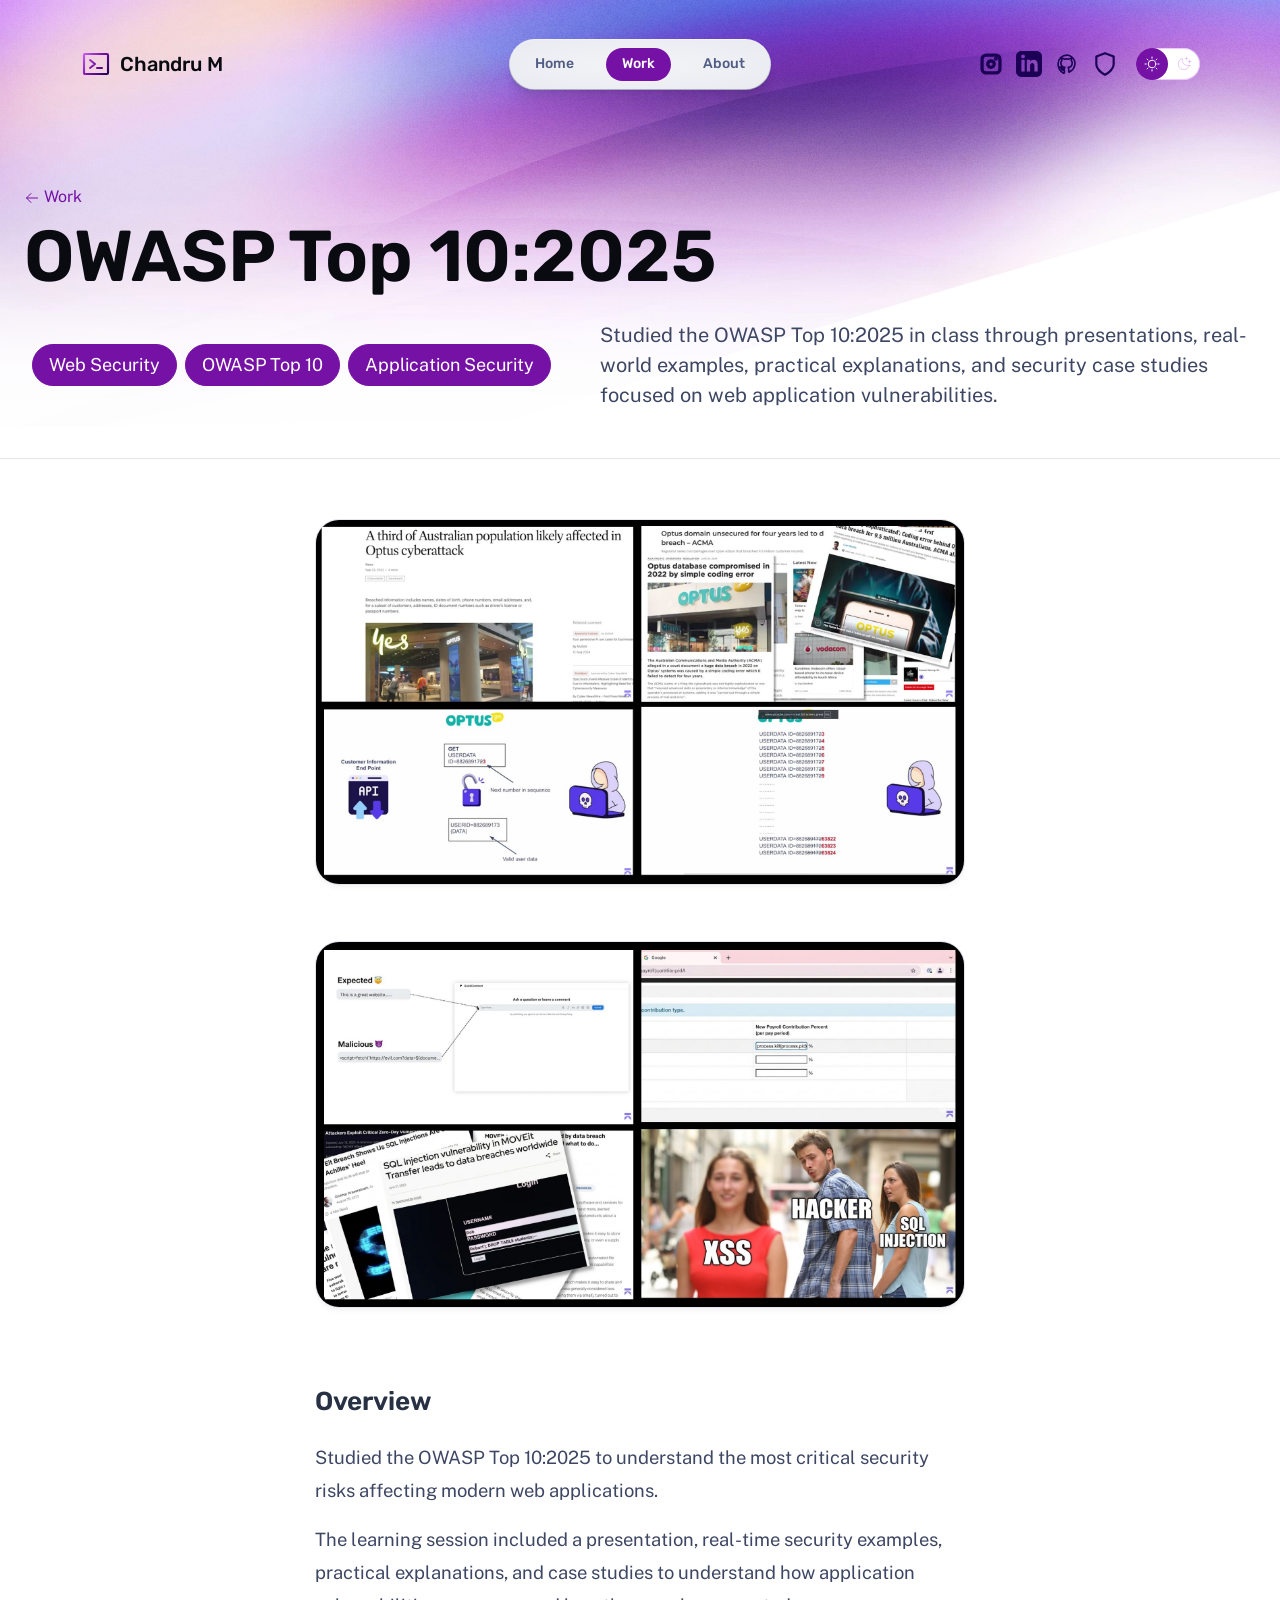
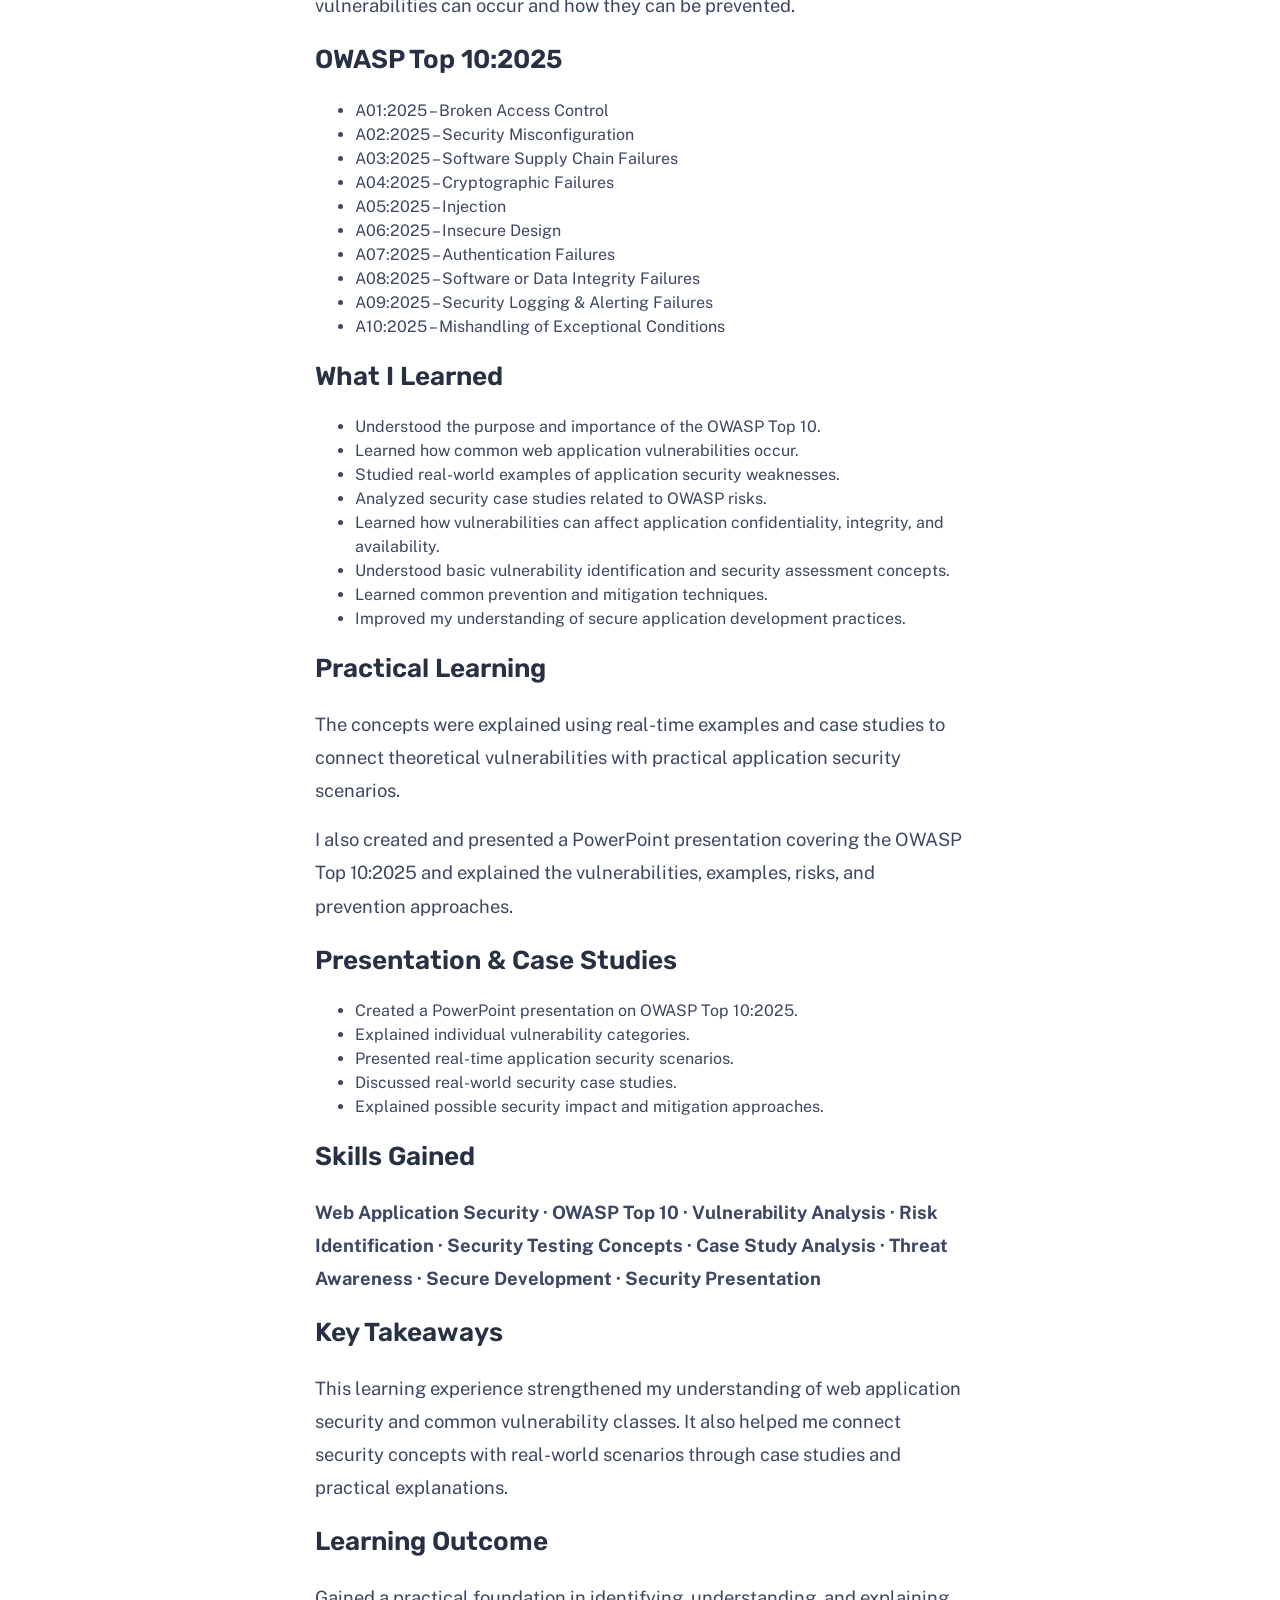
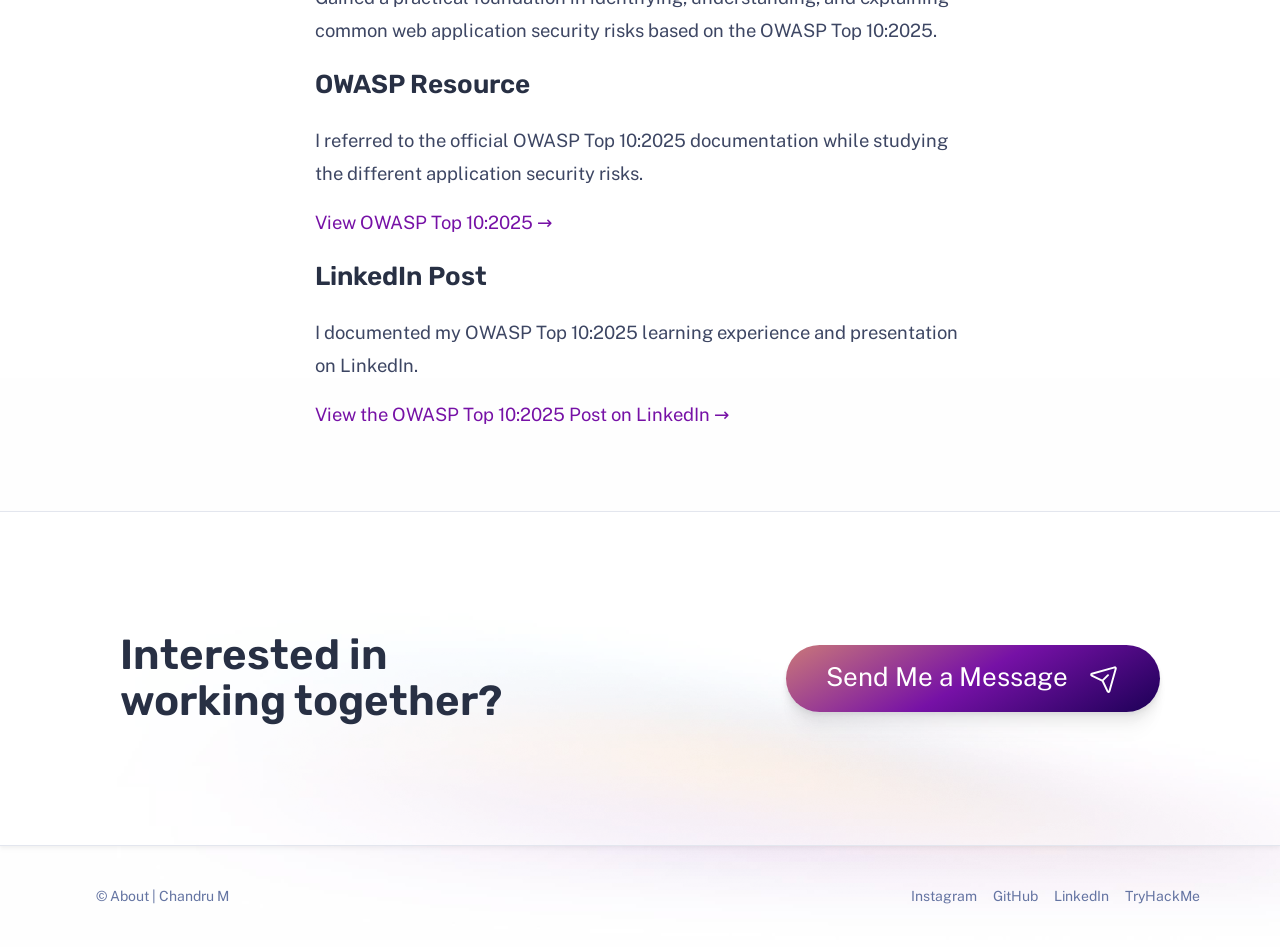
<file: work/owasp/index.html>
<!-- This is the OWASP Top 10:2025 learning page of Chandru M Portfolio website. -->
<!doctype html>
<html lang="en" data-astro-cid-37fxchfa>
  <head>
    <meta charset="UTF-8" />
    <meta
      name="description"
      property="og:description"
      content="OWASP Top 10:2025 web application security learning experience covering real-time examples, case studies, presentations, and practical security concepts."
    />
    <meta name="viewport" content="width=device-width" />
    <meta name="generator" content="Astro v5.17.2" />
    <title>OWASP Top 10:2025 – Web Application Security</title>
    <link rel="icon" type="image/svg+xml" href="/favC.svg" />
    <link rel="preconnect" href="https://fonts.googleapis.com" />
    <link rel="preconnect" href="https://fonts.gstatic.com" crossorigin />
    <link
      href="https://fonts.googleapis.com/css2?family=Public+Sans:ital,wght@0,400;0,700;1,400&family=Rubik:wght@500;600&display=swap"
      rel="stylesheet"
    />
    <script>
      // This code is inlined in the head to make dark mode instant & blocking.
      const getThemePreference = () => {
        if (
          typeof localStorage !== "undefined" &&
          localStorage.getItem("theme")
        ) {
          return localStorage.getItem("theme");
        }
        return window.matchMedia("(prefers-color-scheme: dark)").matches
          ? "dark"
          : "light";
      };
      const isDark = getThemePreference() === "dark";
      document.documentElement.classList[isDark ? "add" : "remove"](
        "theme-dark",
      );

      if (typeof localStorage !== "undefined") {
        // Watch the document element and persist user preference when it changes.
        const observer = new MutationObserver(() => {
          const isDark =
            document.documentElement.classList.contains("theme-dark");
          localStorage.setItem("theme", isDark ? "dark" : "light");
        });
        observer.observe(document.documentElement, {
          attributes: true,
          attributeFilter: ["class"],
        });
      }
    </script>
    <link rel="stylesheet" href="/_astro/about.C0K0_6nf.css" />
    <style>
      a[data-astro-cid-balv45lp] {
        position: relative;
        display: flex;
        place-content: center;
        text-align: center;
        padding: 0.56em 2em;
        gap: 0.8em;
        color: var(--accent-text-over);
        text-decoration: none;
        line-height: 1.1;
        border-radius: 999rem;
        overflow: hidden;
        background: var(--gradient-accent-orange);
        box-shadow: var(--shadow-md);
        white-space: nowrap;
      }
      @media (min-width: 20em) {
        a[data-astro-cid-balv45lp] {
          font-size: var(--text-lg);
        }
      }
      a[data-astro-cid-balv45lp]:after {
        content: "";
        position: absolute;
        inset: 0;
        pointer-events: none;
        transition: background-color var(--theme-transition);
        mix-blend-mode: overlay;
      }
      a[data-astro-cid-balv45lp]:focus:after,
      a[data-astro-cid-balv45lp]:hover:after {
        background-color: hsla(var(--gray-999-basis), 0.3);
      }
      @media (min-width: 50em) {
        a[data-astro-cid-balv45lp] {
          padding: 1.125rem 2.5rem;
          font-size: var(--text-xl);
        }
      }
      aside[data-astro-cid-rcdzuq3a] {
        display: flex;
        flex-direction: column;
        align-items: center;
        gap: 3rem;
        border-top: 1px solid var(--gray-800);
        border-bottom: 1px solid var(--gray-800);
        padding: 5rem 1.5rem;
        background-color: var(--gray-999_40);
        box-shadow: var(--shadow-sm);
      }
      h2[data-astro-cid-rcdzuq3a] {
        font-size: var(--text-xl);
        text-align: center;
        max-width: 15ch;
      }
      @media (min-width: 50em) {
        aside[data-astro-cid-rcdzuq3a] {
          padding: 7.5rem;
          flex-direction: row;
          flex-wrap: wrap;
          justify-content: space-between;
        }
        h2[data-astro-cid-rcdzuq3a] {
          font-size: var(--text-3xl);
          text-align: left;
        }
      }
      svg[data-astro-cid-patnjmll] {
        vertical-align: middle;
        width: var(--size, 1em);
        height: var(--size, 1em);
      }
      .pill[data-astro-cid-2qeywk4b] {
        display: flex;
        padding: 0.5rem 1rem;
        gap: 0.5rem;
        color: var(--accent-text-over);
        border: 1px solid var(--accent-regular);
        background-color: var(--accent-regular);
        border-radius: 999rem;
        font-size: var(--text-md);
        line-height: 1.35;
        white-space: nowrap;
      }
      header[data-astro-cid-qwekciqp] {
        padding-bottom: 2.5rem;
        border-bottom: 1px solid var(--gray-800);
      }
      .back-link[data-astro-cid-qwekciqp] {
        display: none;
      }
      .details[data-astro-cid-qwekciqp] {
        display: flex;
        flex-direction: column;
        padding: 0.5rem;
        gap: 1.5rem;
        justify-content: space-between;
        align-items: center;
      }
      .tags[data-astro-cid-qwekciqp] {
        display: flex;
        gap: 0.5rem;
      }
      .description[data-astro-cid-qwekciqp] {
        font-size: var(--text-lg);
        max-width: 54ch;
      }
      .content[data-astro-cid-qwekciqp] {
        max-width: 65ch;
        margin-inline: auto;
      }
      .content[data-astro-cid-qwekciqp] > * + * {
        margin-top: 1rem;
      }
      .content[data-astro-cid-qwekciqp] h1,
      .content[data-astro-cid-qwekciqp] h2,
      .content[data-astro-cid-qwekciqp] h3,
      .content[data-astro-cid-qwekciqp] h4,
      .content[data-astro-cid-qwekciqp] h5 {
        margin: 1.5rem 0;
      }
      .content[data-astro-cid-qwekciqp] img {
        border-radius: 1.5rem;
        box-shadow: var(--shadow-sm);
        background: var(--gradient-subtle);
        border: 1px solid var(--gray-800);
      }
      .content[data-astro-cid-qwekciqp] blockquote {
        font-size: var(--text-lg);
        font-family: var(--font-brand);
        font-weight: 600;
        line-height: 1.1;
        padding-inline-start: 1.5rem;
        border-inline-start: 0.25rem solid var(--accent-dark);
        color: var(--gray-0);
      }
      .back-link[data-astro-cid-qwekciqp],
      .content[data-astro-cid-qwekciqp] a {
        text-decoration: 1px solid underline transparent;
        text-underline-offset: 0.25em;
        transition: text-decoration-color var(--theme-transition);
      }
      .back-link[data-astro-cid-qwekciqp]:hover,
      .back-link[data-astro-cid-qwekciqp]:focus,
      .content[data-astro-cid-qwekciqp] a:hover,
      .content[data-astro-cid-qwekciqp] a:focus {
        text-decoration-color: currentColor;
      }
      @media (min-width: 50em) {
        .back-link[data-astro-cid-qwekciqp] {
          display: block;
          align-self: flex-start;
        }
        .details[data-astro-cid-qwekciqp] {
          flex-direction: row;
          gap: 2.5rem;
        }
        .content[data-astro-cid-qwekciqp] blockquote {
          font-size: var(--text-2xl);
        }
      }
           .content p {
  font-size: 1.15rem;
  line-height: 1.80;
}
    </style>
  </head>
  <body data-astro-cid-37fxchfa>
    <div class="stack backgrounds" data-astro-cid-37fxchfa>
      <nav data-astro-cid-dmqpwcec>
        <div class="menu-header" data-astro-cid-dmqpwcec>
          <a href="/" class="site-title" data-astro-cid-dmqpwcec>
            <svg
              xmlns="http://www.w3.org/2000/svg"
              width="40"
              height="40"
              viewBox="0 0 256 256"
              aria-hidden="true"
              stroke="url(#icon-gradient-flffnf41)"
              fill="url(#icon-gradient-flffnf41)"
              style="--size: 1.6em"
              class="astro-patnjmll"
              data-astro-cid-patnjmll
            >
              <g data-astro-cid-patnjmll>
                <path
                  fill="none"
                  stroke-linecap="round"
                  stroke-linejoin="round"
                  stroke-width="16"
                  d="m80 96 40 32-40 32m56 0h40"
                />
                <rect
                  width="192"
                  height="160"
                  x="32"
                  y="48"
                  fill="none"
                  stroke-linecap="round"
                  stroke-linejoin="round"
                  stroke-width="16.97"
                  rx="8.5"
                />
              </g>
              <linearGradient
                id="icon-gradient-flffnf41"
                x1="23"
                x2="235"
                y1="43"
                y2="202"
                gradientUnits="userSpaceOnUse"
                data-astro-cid-patnjmll
              >
                <stop
                  stop-color="var(--gradient-stop-1)"
                  data-astro-cid-patnjmll
                ></stop>
                <stop
                  offset=".5"
                  stop-color="var(--gradient-stop-2)"
                  data-astro-cid-patnjmll
                ></stop>
                <stop
                  offset="1"
                  stop-color="var(--gradient-stop-3)"
                  data-astro-cid-patnjmll
                ></stop>
              </linearGradient>
            </svg>
            Chandru M
          </a>
          <menu-button data-astro-cid-dmqpwcec="true">
            <template data-astro-cid-dmqpwcec>
              <button
                class="menu-button"
                aria-expanded="false"
                data-astro-cid-dmqpwcec
              >
                <span class="sr-only" data-astro-cid-dmqpwcec>Menu</span>
                <svg
                  xmlns="http://www.w3.org/2000/svg"
                  width="40"
                  height="40"
                  viewBox="0 0 256 256"
                  aria-hidden="true"
                  stroke="currentcolor"
                  fill="currentcolor"
                  class="astro-patnjmll"
                  data-astro-cid-patnjmll
                >
                  <g data-astro-cid-patnjmll>
                    <path
                      stroke-linecap="round"
                      stroke-linejoin="round"
                      stroke-width="16"
                      d="M40 128h176M40 64h176M40 192h176"
                    />
                  </g>
                </svg>
              </button>
            </template>
          </menu-button>
        </div>
        <noscript>
          <ul class="nav-items" data-astro-cid-dmqpwcec>
            <li data-astro-cid-dmqpwcec>
              <a class="link" href="/" data-astro-cid-dmqpwcec> Home </a>
            </li>
            <li data-astro-cid-dmqpwcec>
              <a
                aria-current="page"
                class="link"
                href="/work/"
                data-astro-cid-dmqpwcec
              >
                Work
              </a>
            </li>
            <li data-astro-cid-dmqpwcec>
              <a class="link" href="/about/" data-astro-cid-dmqpwcec> About </a>
            </li>
          </ul>
        </noscript>
        <noscript>
          <div class="menu-footer" data-astro-cid-dmqpwcec>
            <div class="socials" data-astro-cid-dmqpwcec>
              <a href="https://www.instagram.com/chan.callisto" class="social" data-astro-cid-dmqpwcec>
                <span class="sr-only" data-astro-cid-dmqpwcec>Instagram</span>
                <svg xmlns="http://www.w3.org/2000/svg" width="40" height="40" viewBox="0 0 256 256" aria-hidden="true" stroke="currentcolor" fill="currentcolor" class="astro-patnjmll" data-astro-cid-patnjmll><g data-astro-cid-patnjmll><path fill="none" stroke-linecap="round" stroke-linejoin="round" stroke-width="16" d="M176,32H80A48,48,0,0,0,32,80v96a48,48,0,0,0,48,48h96a48,48,0,0,0,48-48V80A48,48,0,0,0,176,32Zm32,144a32,32,0,0,1-32,32H80a32,32,0,0,1-32-32V80A32,32,0,0,1,80,48h96a32,32,0,0,1,32,32ZM128,88a40,40,0,1,0,40,40A40,40,0,0,0,128,88Zm0,64a24,24,0,1,1,24-24A24,24,0,0,1,128,152ZM188,76a12,12,0,1,1-12-12A12,12,0,0,1,188,76Z"/></g></svg>
              </a>
              <a href="https://www.linkedin.com/in/mchandruchan/" class="social" data-astro-cid-dmqpwcec>
                <span class="sr-only" data-astro-cid-dmqpwcec>LinkedIn</span>
                <svg xmlns="http://www.w3.org/2000/svg" width="40" height="40" viewBox="0 0 24 24" aria-hidden="true" fill="currentcolor" class="astro-patnjmll" data-astro-cid-patnjmll><g data-astro-cid-patnjmll><path d="M19 0h-14c-2.761 0-5 2.239-5 5v14c0 2.761 2.239 5 5 5h14c2.762 0 5-2.239 5-5v-14c0-2.761-2.238-5-5-5zm-11 19h-3v-11h3v11zm-1.5-12.268c-.966 0-1.75-.79-1.75-1.764s.784-1.764 1.75-1.764 1.75.79 1.75 1.764-.783 1.764-1.75 1.764zm13.5 12.268h-3v-5.604c0-3.368-4-3.113-4 0v5.604h-3v-11h3v1.765c1.396-2.586 7-2.777 7 2.476v6.759z"/></g></svg>
              </a>
              <a href="https://github.com/mchandru-root" class="social" data-astro-cid-dmqpwcec>
                <span class="sr-only" data-astro-cid-dmqpwcec>GitHub</span>
                <svg xmlns="http://www.w3.org/2000/svg" width="40" height="40" viewBox="0 0 256 256" aria-hidden="true" stroke="currentcolor" fill="currentcolor" class="astro-patnjmll" data-astro-cid-patnjmll><g data-astro-cid-patnjmll><path fill="none" stroke-linecap="round" stroke-linejoin="round" stroke-width="16" d="M128,40A88,88,0,0,0,40,128c0,39.5,22.7,73.6,55.4,90.4a4.4,4.4,0,0,0,6.6-4.1V187.1c-24.5,5.3-29.7-11.8-29.7-11.8-4-10.2-9.8-12.9-9.8-12.9-8-5.5.6-5.4.6-5.4,8.8.6,13.5,9.1,13.5,9.1,7.9,13.5,20.7,9.6,25.7,7.3,0.8-5.7,3.1-9.6,5.6-11.8-19.5-2.2-40.1-9.8-40.1-43.5,0-9.6,3.4-17.4,9.1-23.5-0.9-2.2-3.9-11.1.9-23.1,0,0,7.4-2.4,24.2,9a84.4,84.4,0,0,1,44,0c16.8-11.4,24.2-9,24.2-9,4.8,12,.8,20.9,0,23.1,5.7,6.1,9.1,13.9,9.1,23.5,0,33.8-20.6,41.2-40.2,43.4,3.2,2.8,6.1,8.2,6.1,16.6v24.6a4.4,4.4,0,0,0,6.6,4.1c32.7-16.8,55.4-50.9,55.4-90.4A88,88,0,0,0,128,40Z"/></g></svg>
              </a>
              <a href="https://tryhackme.com/p/ROOT51" class="social" data-astro-cid-dmqpwcec>
                <span class="sr-only" data-astro-cid-dmqpwcec>TryHackMe</span>
                <svg xmlns="http://www.w3.org/2000/svg" width="40" height="40" viewBox="0 0 24 24" aria-hidden="true" fill="none" stroke="currentcolor" stroke-width="2" stroke-linecap="round" stroke-linejoin="round" class="astro-patnjmll" data-astro-cid-patnjmll><path d="M12 22s8-4 8-10V5l-8-3-8 3v7c0 6 8 10 8 10z"/></svg>
              </a>
            </div>
          </div>
        </noscript>
        <div id="menu-content" hidden data-astro-cid-dmqpwcec>
          <ul class="nav-items" data-astro-cid-dmqpwcec>
            <li data-astro-cid-dmqpwcec>
              <a class="link" href="/" data-astro-cid-dmqpwcec> Home </a>
            </li>
            <li data-astro-cid-dmqpwcec>
              <a
                aria-current="page"
                class="link"
                href="/work/"
                data-astro-cid-dmqpwcec
              >
                Work
              </a>
            </li>
            <li data-astro-cid-dmqpwcec>
              <a class="link" href="/about/" data-astro-cid-dmqpwcec> About </a>
            </li>
          </ul>
          <div class="menu-footer" data-astro-cid-dmqpwcec>
            <div class="socials" data-astro-cid-dmqpwcec>
              <a href="https://www.instagram.com/chan.callisto" class="social" data-astro-cid-dmqpwcec>
                <span class="sr-only" data-astro-cid-dmqpwcec>Instagram</span>
                <svg xmlns="http://www.w3.org/2000/svg" width="40" height="40" viewBox="0 0 256 256" aria-hidden="true" stroke="currentcolor" fill="currentcolor" class="astro-patnjmll" data-astro-cid-patnjmll><g data-astro-cid-patnjmll><path fill="none" stroke-linecap="round" stroke-linejoin="round" stroke-width="16" d="M176,32H80A48,48,0,0,0,32,80v96a48,48,0,0,0,48,48h96a48,48,0,0,0,48-48V80A48,48,0,0,0,176,32Zm32,144a32,32,0,0,1-32,32H80a32,32,0,0,1-32-32V80A32,32,0,0,1,80,48h96a32,32,0,0,1,32,32ZM128,88a40,40,0,1,0,40,40A40,40,0,0,0,128,88Zm0,64a24,24,0,1,1,24-24A24,24,0,0,1,128,152ZM188,76a12,12,0,1,1-12-12A12,12,0,0,1,188,76Z"/></g></svg>
              </a>
              <a href="https://www.linkedin.com/in/mchandruchan/" class="social" data-astro-cid-dmqpwcec>
                <span class="sr-only" data-astro-cid-dmqpwcec>LinkedIn</span>
                <svg xmlns="http://www.w3.org/2000/svg" width="40" height="40" viewBox="0 0 24 24" aria-hidden="true" fill="currentcolor" class="astro-patnjmll" data-astro-cid-patnjmll><g data-astro-cid-patnjmll><path d="M19 0h-14c-2.761 0-5 2.239-5 5v14c0 2.761 2.239 5 5 5h14c2.762 0 5-2.239 5-5v-14c0-2.761-2.238-5-5-5zm-11 19h-3v-11h3v11zm-1.5-12.268c-.966 0-1.75-.79-1.75-1.764s.784-1.764 1.75-1.764 1.75.79 1.75 1.764-.783 1.764-1.75 1.764zm13.5 12.268h-3v-5.604c0-3.368-4-3.113-4 0v5.604h-3v-11h3v1.765c1.396-2.586 7-2.777 7 2.476v6.759z"/></g></svg>
              </a>
              <a href="https://github.com/mchandru-root" class="social" data-astro-cid-dmqpwcec>
                <span class="sr-only" data-astro-cid-dmqpwcec>GitHub</span>
                <svg xmlns="http://www.w3.org/2000/svg" width="40" height="40" viewBox="0 0 256 256" aria-hidden="true" stroke="currentcolor" fill="currentcolor" class="astro-patnjmll" data-astro-cid-patnjmll><g data-astro-cid-patnjmll><path fill="none" stroke-linecap="round" stroke-linejoin="round" stroke-width="16" d="M128,40A88,88,0,0,0,40,128c0,39.5,22.7,73.6,55.4,90.4a4.4,4.4,0,0,0,6.6-4.1V187.1c-24.5,5.3-29.7-11.8-29.7-11.8-4-10.2-9.8-12.9-9.8-12.9-8-5.5.6-5.4.6-5.4,8.8.6,13.5,9.1,13.5,9.1,7.9,13.5,20.7,9.6,25.7,7.3,0.8-5.7,3.1-9.6,5.6-11.8-19.5-2.2-40.1-9.8-40.1-43.5,0-9.6,3.4-17.4,9.1-23.5-0.9-2.2-3.9-11.1.9-23.1,0,0,7.4-2.4,24.2,9a84.4,84.4,0,0,1,44,0c16.8-11.4,24.2-9,24.2-9,4.8,12,.8,20.9,0,23.1,5.7,6.1,9.1,13.9,9.1,23.5,0,33.8-20.6,41.2-40.2,43.4,3.2,2.8,6.1,8.2,6.1,16.6v24.6a4.4,4.4,0,0,0,6.6,4.1c32.7-16.8,55.4-50.9,55.4-90.4A88,88,0,0,0,128,40Z"/></g></svg>
              </a>
              <a href="https://tryhackme.com/p/ROOT51" class="social" data-astro-cid-dmqpwcec>
                <span class="sr-only" data-astro-cid-dmqpwcec>TryHackMe</span>
                <svg xmlns="http://www.w3.org/2000/svg" width="40" height="40" viewBox="0 0 24 24" aria-hidden="true" fill="none" stroke="currentcolor" stroke-width="2" stroke-linecap="round" stroke-linejoin="round" class="astro-patnjmll" data-astro-cid-patnjmll><path d="M12 22s8-4 8-10V5l-8-3-8 3v7c0 6 8 10 8 10z"/></svg>
              </a>
            </div>
            <div class="theme-toggle" data-astro-cid-dmqpwcec>
              <theme-toggle data-astro-cid-x3pjskd3="true">
                <button data-astro-cid-x3pjskd3>
                  <span class="sr-only" data-astro-cid-x3pjskd3
                    >Dark theme</span
                  >
                  <span class="icon light" data-astro-cid-x3pjskd3
                    ><svg
                      xmlns="http://www.w3.org/2000/svg"
                      width="40"
                      height="40"
                      viewBox="0 0 256 256"
                      aria-hidden="true"
                      stroke="currentcolor"
                      fill="currentcolor"
                      class="astro-patnjmll"
                      data-astro-cid-patnjmll
                    >
                      <g data-astro-cid-patnjmll>
                        <circle
                          cx="128"
                          cy="128"
                          r="60"
                          fill="none"
                          stroke-linecap="round"
                          stroke-linejoin="round"
                          stroke-width="16"
                        />
                        <path
                          fill="none"
                          stroke-linecap="round"
                          stroke-linejoin="round"
                          stroke-width="16"
                          d="M128 36V16M63 63 49 49m-13 79H16m47 65-14 14m79 13v20m65-47 14 14m13-79h20m-47-65 14-14"
                        />
                      </g>
                    </svg>
                  </span>
                  <span class="icon dark" data-astro-cid-x3pjskd3
                    ><svg
                      xmlns="http://www.w3.org/2000/svg"
                      width="40"
                      height="40"
                      viewBox="0 0 256 256"
                      aria-hidden="true"
                      stroke="currentcolor"
                      fill="currentcolor"
                      class="astro-patnjmll"
                      data-astro-cid-patnjmll
                    >
                      <g data-astro-cid-patnjmll>
                        <path
                          fill="none"
                          stroke-linecap="round"
                          stroke-linejoin="round"
                          stroke-width="16"
                          d="M216 112V64m24 24h-48m-24-64v32m16-16h-32m65 113A92 92 0 0 1 103 39h0a92 92 0 1 0 114 114Z"
                        />
                      </g>
                    </svg>
                  </span>
                </button>
              </theme-toggle>
              <script type="module">
                class n extends HTMLElement {
                  constructor() {
                    super();
                    const e = this.querySelector("button"),
                      t = (s) => {
                        (document.documentElement.classList[
                          s ? "add" : "remove"
                        ]("theme-dark"),
                          e.setAttribute("aria-pressed", String(s)));
                      };
                    (e.addEventListener("click", () => t(!this.isDark())),
                      t(this.isDark()));
                  }
                  isDark() {
                    return document.documentElement.classList.contains(
                      "theme-dark",
                    );
                  }
                }
                customElements.define("theme-toggle", n);
              </script>
            </div>
          </div>
        </div>
      </nav>
      <script type="module">
        class i extends HTMLElement {
          constructor() {
            (super(),
              this.appendChild(
                this.querySelector("template").content.cloneNode(!0),
              ));
            const n = this.querySelector("button"),
              t = document.getElementById("menu-content");
            ((t.hidden = !0), t.classList.add("menu-content"));
            const d = (e) => {
              (n.setAttribute("aria-expanded", e ? "true" : "false"),
                (t.hidden = !e));
            };
            n.addEventListener("click", () => d(t.hidden));
            const s = (e) => {
                (d(e.matches), (n.hidden = e.matches));
              },
              c = window.matchMedia("(min-width: 50em)");
            (s(c), c.addEventListener("change", s));
          }
        }
        customElements.define("menu-button", i);
      </script>
      <div class="stack gap-20" data-astro-cid-qwekciqp>
        <div class="stack gap-15" data-astro-cid-qwekciqp>
          <header data-astro-cid-qwekciqp>
            <div class="wrapper stack gap-2" data-astro-cid-qwekciqp>
              <a class="back-link" href="/work/" data-astro-cid-qwekciqp
                ><svg
                  xmlns="http://www.w3.org/2000/svg"
                  width="40"
                  height="40"
                  viewBox="0 0 256 256"
                  aria-hidden="true"
                  stroke="currentcolor"
                  fill="currentcolor"
                  class="astro-patnjmll"
                  data-astro-cid-patnjmll
                >
                  <g data-astro-cid-patnjmll>
                    <path
                      fill="none"
                      stroke-linecap="round"
                      stroke-linejoin="round"
                      stroke-width="16"
                      d="M216 128H40m72-72-72 72 72 72"
                    />
                  </g>
                </svg>
                Work</a
              >
              <div class="hero stack gap-4 start" data-astro-cid-bbe6dxrz>
                <div class="stack gap-2" data-astro-cid-bbe6dxrz>
                  <h1 class="title" data-astro-cid-bbe6dxrz>OWASP Top 10:2025</h1>
                </div>
                <div class="details" data-astro-cid-qwekciqp>
                  <div class="tags" data-astro-cid-qwekciqp>
                    <div class="pill" data-astro-cid-2qeywk4b>Web Security</div>
                    <div class="pill" data-astro-cid-2qeywk4b>OWASP Top 10</div>
                    <div class="pill" data-astro-cid-2qeywk4b>Application Security</div>
                  </div>
                  <p class="description" data-astro-cid-qwekciqp>
                     Studied the OWASP Top 10:2025 in class through presentations,
                     real-world examples, practical explanations, and security case studies
                     focused on web application vulnerabilities.
                  </p>
                </div>
              </div>
            </div>
          </header>
          <main class="wrapper" data-astro-cid-qwekciqp>
  <div class="stack gap-10 content" data-astro-cid-qwekciqp>

    <img
      src="/assets/owasp1.jpg"
      alt="OWASP Top 10:2025 web application security"
      data-astro-cid-qwekciqp
    />

    <!-- Second image -->
    <img
      src="/assets/owasp2.jpg"
      alt="OWASP Top 10:2025 security risks"
      data-astro-cid-qwekciqp
    />

    <div class="content" data-astro-cid-qwekciqp>



<h5>Overview</h5>

<p>
  Studied the OWASP Top 10:2025 to understand the most critical security
  risks affecting modern web applications.
</p>

<p>
  The learning session included a presentation, real-time security
  examples, practical explanations, and case studies to understand how
  application vulnerabilities can occur and how they can be prevented.
</p>


<h5>OWASP Top 10:2025</h5>

<ul>
  <li>A01:2025 – Broken Access Control</li>
  <li>A02:2025 – Security Misconfiguration</li>
  <li>A03:2025 – Software Supply Chain Failures</li>
  <li>A04:2025 – Cryptographic Failures</li>
  <li>A05:2025 – Injection</li>
  <li>A06:2025 – Insecure Design</li>
  <li>A07:2025 – Authentication Failures</li>
  <li>A08:2025 – Software or Data Integrity Failures</li>
  <li>A09:2025 – Security Logging &amp; Alerting Failures</li>
  <li>A10:2025 – Mishandling of Exceptional Conditions</li>
</ul>


<h5>What I Learned</h5>

<ul>
  <li>Understood the purpose and importance of the OWASP Top 10.</li>
  <li>Learned how common web application vulnerabilities occur.</li>
  <li>Studied real-world examples of application security weaknesses.</li>
  <li>Analyzed security case studies related to OWASP risks.</li>
  <li>Learned how vulnerabilities can affect application confidentiality, integrity, and availability.</li>
  <li>Understood basic vulnerability identification and security assessment concepts.</li>
  <li>Learned common prevention and mitigation techniques.</li>
  <li>Improved my understanding of secure application development practices.</li>
</ul>


<h5>Practical Learning</h5>

<p>
  The concepts were explained using real-time examples and case studies
  to connect theoretical vulnerabilities with practical application
  security scenarios.
</p>

<p>
  I also created and presented a PowerPoint presentation covering the
  OWASP Top 10:2025 and explained the vulnerabilities, examples, risks,
  and prevention approaches.
</p>


<h5>Presentation &amp; Case Studies</h5>

<ul>
  <li>Created a PowerPoint presentation on OWASP Top 10:2025.</li>
  <li>Explained individual vulnerability categories.</li>
  <li>Presented real-time application security scenarios.</li>
  <li>Discussed real-world security case studies.</li>
  <li>Explained possible security impact and mitigation approaches.</li>
</ul>


<h5>Skills Gained</h5>

<p>
  <strong>
    Web Application Security · OWASP Top 10 · Vulnerability Analysis ·
    Risk Identification · Security Testing Concepts · Case Study Analysis ·
    Threat Awareness · Secure Development · Security Presentation
  </strong>
</p>


<h5>Key Takeaways</h5>

<p>
  This learning experience strengthened my understanding of web application
  security and common vulnerability classes. It also helped me connect
  security concepts with real-world scenarios through case studies and
  practical explanations.
</p>


<h5>Learning Outcome</h5>

<p>
  Gained a practical foundation in identifying, understanding, and
  explaining common web application security risks based on the
  OWASP Top 10:2025.
</p>


<h5>OWASP Resource</h5>

<p>
  I referred to the official OWASP Top 10:2025 documentation while
  studying the different application security risks.
</p>

<p>
  <a
    href="https://owasp.org/Top10/"
    target="_blank"
    rel="noopener noreferrer"
  >
    View OWASP Top 10:2025 →
  </a>
</p>

  <h5>LinkedIn Post</h5>

  <p>
    I documented my OWASP Top 10:2025 learning experience and presentation
  on LinkedIn.
  </p>

  <p>
    <a
      href="https://www.linkedin.com/posts/mchandruchan_day67-100daysofcybersecurity-cybersecurity-activity-7462507482133884928-fxDv"
      target="_blank"
      rel="noopener noreferrer"
    >
       View the OWASP Top 10:2025 Post on LinkedIn →
    </a>
  </p>


              </div>
            </div>
          </main>
        </div>
        <aside data-astro-cid-rcdzuq3a>
          <h2 data-astro-cid-rcdzuq3a>Interested in working together?</h2>
          <a href="mailto:mchandru.root@gmail.com" data-astro-cid-balv45lp>
            Send Me a Message
            <svg
              xmlns="http://www.w3.org/2000/svg"
              width="40"
              height="40"
              viewBox="0 0 256 256"
              aria-hidden="true"
              stroke="currentcolor"
              fill="currentcolor"
              style="--size: 1.2em"
              class="astro-patnjmll"
              data-astro-cid-patnjmll
            >
              <g data-astro-cid-patnjmll>
                <path
                  fill="none"
                  stroke-linecap="round"
                  stroke-linejoin="round"
                  stroke-width="16"
                  d="M210.3 35.9 23.9 88.4a8 8 0 0 0-1.2 15l85.6 40.5a7.8 7.8 0 0 1 3.8 3.8l40.5 85.6a8 8 0 0 0 15-1.2l52.5-186.4a7.9 7.9 0 0 0-9.8-9.8Zm-99.4 109.2 45.2-45.2"
                />
              </g>
            </svg>
          </a>
        </aside>
      </div>
      <footer data-astro-cid-sz7xmlte>
        <div class="group" data-astro-cid-sz7xmlte>
          <p data-astro-cid-sz7xmlte></p>
          <p data-astro-cid-sz7xmlte>&copy; About | Chandru M</p>
        </div>
        <p class="socials" data-astro-cid-sz7xmlte>
          <a
            href="https://www.instagram.com/chan.callisto"
            data-astro-cid-sz7xmlte
          >
            Instagram</a>
          <a href="https://github.com/mchandru-root" data-astro-cid-sz7xmlte>
            GitHub</a>
          <a
            href="https://www.linkedin.com/in/mchandruchan/"
            data-astro-cid-sz7xmlte
          >
            LinkedIn</a>
          <a href="https://tryhackme.com/p/ROOT51" data-astro-cid-sz7xmlte > TryHackMe</a>
        </p>
      </footer>
    </div>
    <script type="module">
      addEventListener("load", () =>
        document.documentElement.classList.add("loaded"),
      );
    </script>
  </body>
</html>
</file>
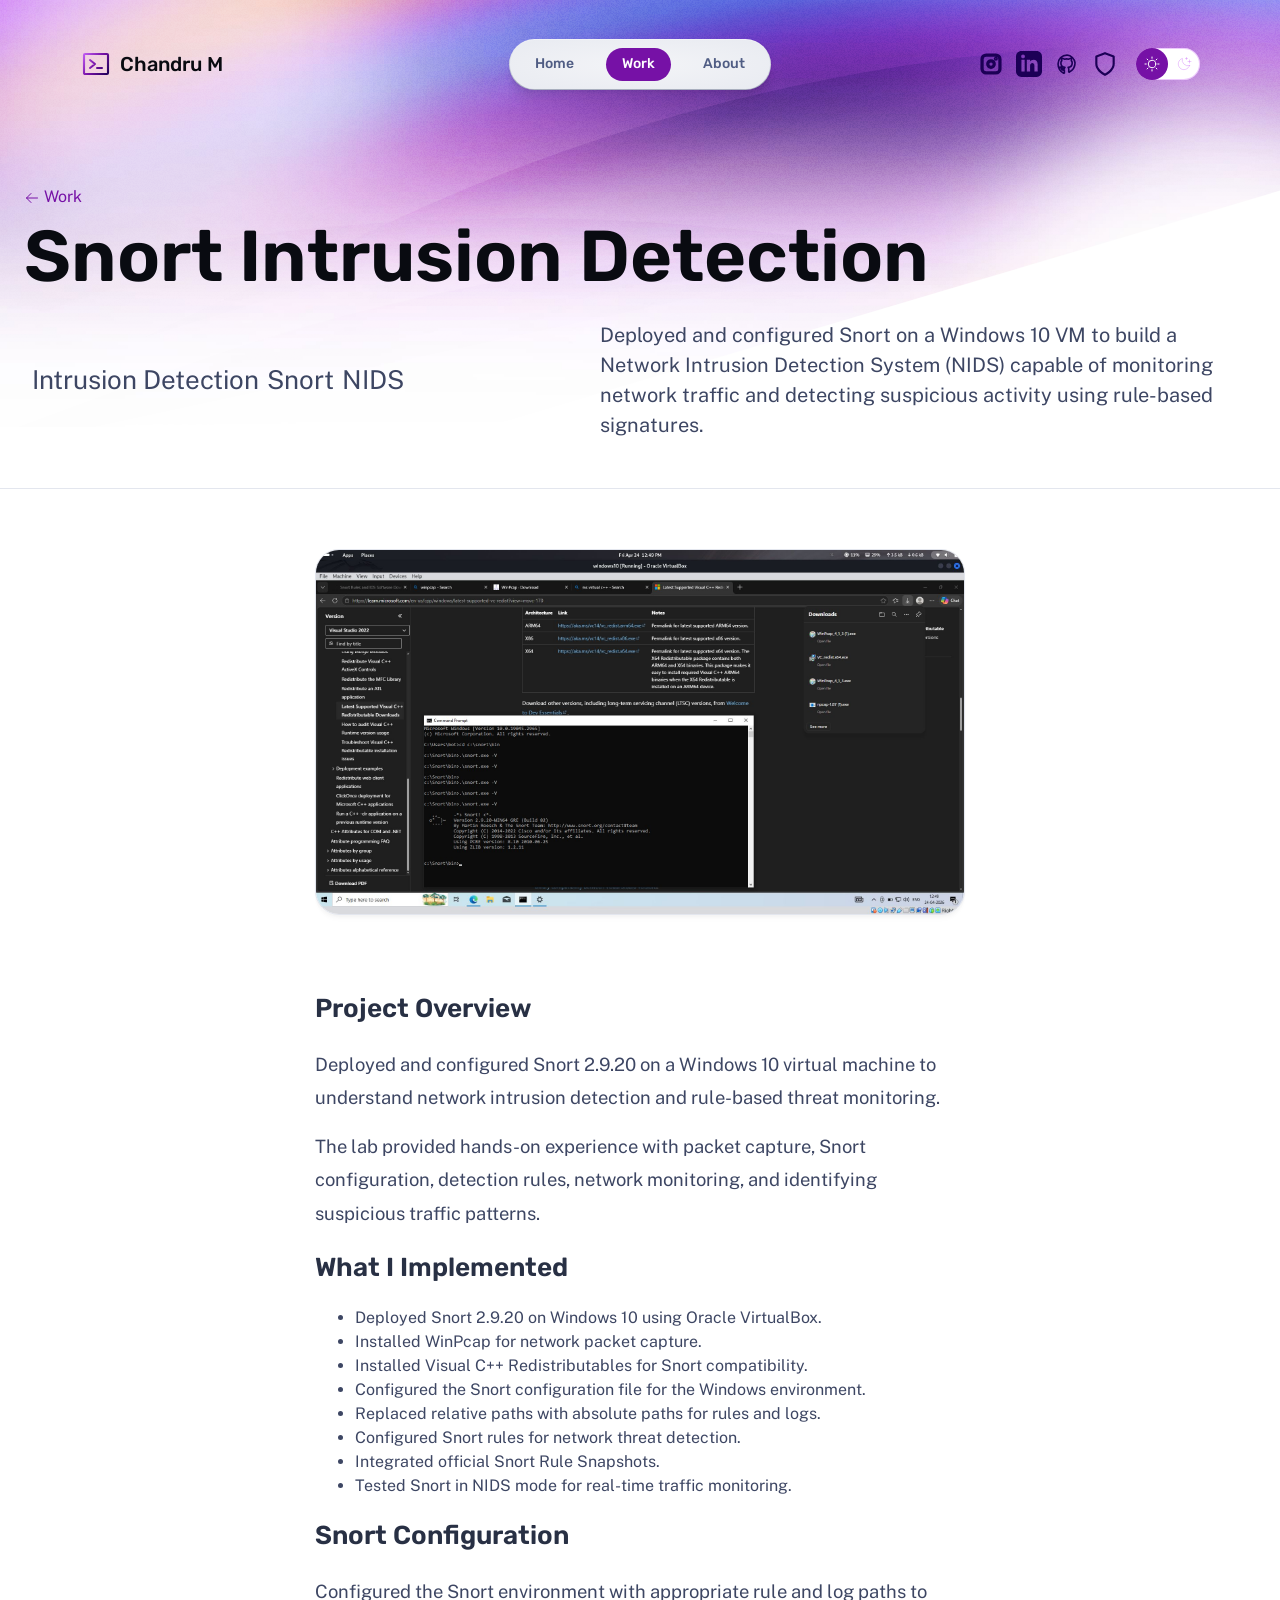
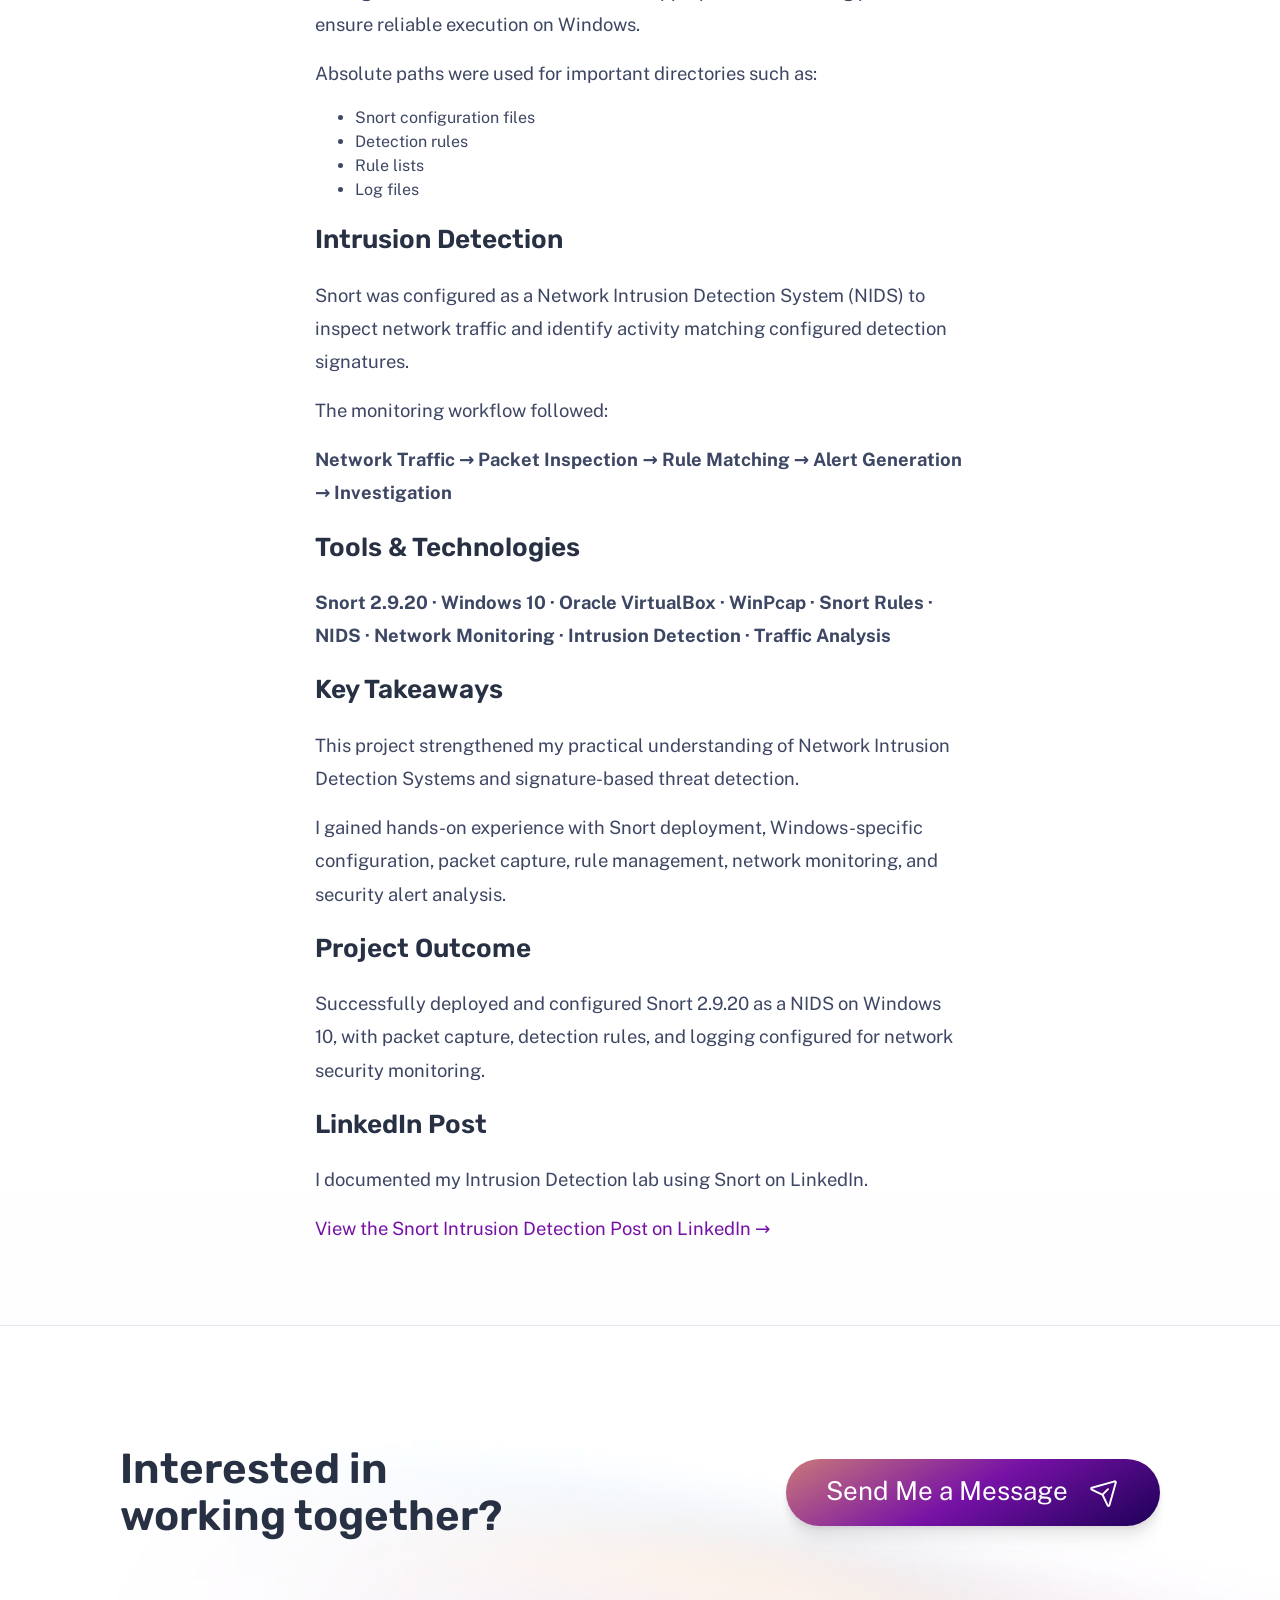
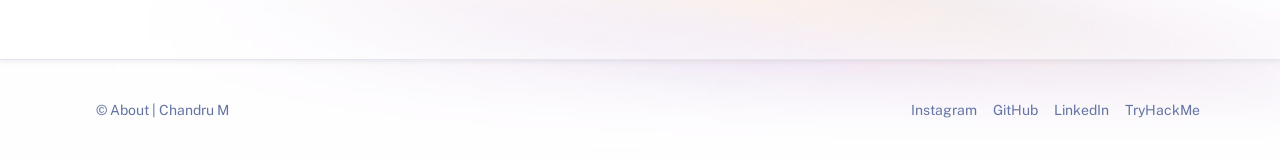
<file: work/snort/index.html>
<!-- This is the Wazuh SIEM project page of Chandru M Portfolio website. It contains the Wazuh SIEM project details and related security monitoring content. -->
<!doctype html>
<html lang="en" data-astro-cid-37fxchfa>
  <head>
    <meta charset="UTF-8" />
    <meta
      name="description"
      property="og:description"
      content="Intrusion Detection lab using Snort 2.9.20 on Windows 10 to configure network monitoring, packet capture, Snort rules, and real-time threat detection."
    />
    <meta name="viewport" content="width=device-width" />
    <meta name="generator" content="Astro v5.17.2" />
    <title>Intrusion Detection – Snort on Windows</title>
    <link rel="icon" type="image/svg+xml" href="/favC.svg" />
    <link rel="preconnect" href="https://fonts.googleapis.com" />
    <link rel="preconnect" href="https://fonts.gstatic.com" crossorigin />
    <link
      href="https://fonts.googleapis.com/css2?family=Public+Sans:ital,wght@0,400;0,700;1,400&family=Rubik:wght@500;600&display=swap"
      rel="stylesheet"
    />
    <script>
      // This code is inlined in the head to make dark mode instant & blocking.
      const getThemePreference = () => {
        if (
          typeof localStorage !== "undefined" &&
          localStorage.getItem("theme")
        ) {
          return localStorage.getItem("theme");
        }
        return window.matchMedia("(prefers-color-scheme: dark)").matches
          ? "dark"
          : "light";
      };
      const isDark = getThemePreference() === "dark";
      document.documentElement.classList[isDark ? "add" : "remove"](
        "theme-dark",
      );

      if (typeof localStorage !== "undefined") {
        // Watch the document element and persist user preference when it changes.
        const observer = new MutationObserver(() => {
          const isDark =
            document.documentElement.classList.contains("theme-dark");
          localStorage.setItem("theme", isDark ? "dark" : "light");
        });
        observer.observe(document.documentElement, {
          attributes: true,
          attributeFilter: ["class"],
        });
      }
    </script>
    <link rel="stylesheet" href="/_astro/about.C0K0_6nf.css" />
    <style>
      a[data-astro-cid-balv45lp] {
        position: relative;
        display: flex;
        place-content: center;
        text-align: center;
        padding: 0.56em 2em;
        gap: 0.8em;
        color: var(--accent-text-over);
        text-decoration: none;
        line-height: 1.1;
        border-radius: 999rem;
        overflow: hidden;
        background: var(--gradient-accent-orange);
        box-shadow: var(--shadow-md);
        white-space: nowrap;
      }
      @media (min-width: 20em) {
        a[data-astro-cid-balv45lp] {
          font-size: var(--text-lg);
        }
      }
      a[data-astro-cid-balv45lp]:after {
        content: "";
        position: absolute;
        inset: 0;
        pointer-events: none;
        transition: background-color var(--theme-transition);
        mix-blend-mode: overlay;
      }
      a[data-astro-cid-balv45lp]:focus:after,
      a[data-astro-cid-balv45lp]:hover:after {
        background-color: hsla(var(--gray-999-basis), 0.3);
      }
      @media (min-width: 50em) {
        a[data-astro-cid-balv45lp] {
          padding: 1.125rem 2.5rem;
          font-size: var(--text-xl);
        }
      }
      aside[data-astro-cid-rcdzuq3a] {
        display: flex;
        flex-direction: column;
        align-items: center;
        gap: 3rem;
        border-top: 1px solid var(--gray-800);
        border-bottom: 1px solid var(--gray-800);
        padding: 5rem 1.5rem;
        background-color: var(--gray-999_40);
        box-shadow: var(--shadow-sm);
      }
      h2[data-astro-cid-rcdzuq3a] {
        font-size: var(--text-xl);
        text-align: center;
        max-width: 15ch;
      }
      @media (min-width: 50em) {
        aside[data-astro-cid-rcdzuq3a] {
          padding: 7.5rem;
          flex-direction: row;
          flex-wrap: wrap;
          justify-content: space-between;
        }
        h2[data-astro-cid-rcdzuq3a] {
          font-size: var(--text-3xl);
          text-align: left;
        }
      }
      svg[data-astro-cid-patnjmll] {
        vertical-align: middle;
        width: var(--size, 1em);
        height: var(--size, 1em);
      }
      .pill[data-astro-cid-2qeywk4b] {
        display: flex;
        padding: 0.5rem 1rem;
        gap: 0.5rem;
        color: var(--accent-text-over);
        border: 1px solid var(--accent-regular);
        background-color: var(--accent-regular);
        border-radius: 999rem;
        font-size: var(--text-md);
        line-height: 1.35;
        white-space: nowrap;
      }
      header[data-astro-cid-qwekciqp] {
        padding-bottom: 2.5rem;
        border-bottom: 1px solid var(--gray-800);
      }
      .back-link[data-astro-cid-qwekciqp] {
        display: none;
      }
      .details[data-astro-cid-qwekciqp] {
        display: flex;
        flex-direction: column;
        padding: 0.5rem;
        gap: 1.5rem;
        justify-content: space-between;
        align-items: center;
      }
      .tags[data-astro-cid-qwekciqp] {
        display: flex;
        gap: 0.5rem;
      }
      .description[data-astro-cid-qwekciqp] {
        font-size: var(--text-lg);
        max-width: 54ch;
      }
      .content[data-astro-cid-qwekciqp] {
        max-width: 65ch;
        margin-inline: auto;
      }
      .content[data-astro-cid-qwekciqp] > * + * {
        margin-top: 1rem;
      }
      .content[data-astro-cid-qwekciqp] h1,
      .content[data-astro-cid-qwekciqp] h2,
      .content[data-astro-cid-qwekciqp] h3,
      .content[data-astro-cid-qwekciqp] h4,
      .content[data-astro-cid-qwekciqp] h5 {
        margin: 1.5rem 0;
      }
      .content[data-astro-cid-qwekciqp] img {
        border-radius: 1.5rem;
        box-shadow: var(--shadow-sm);
        background: var(--gradient-subtle);
        border: 1px solid var(--gray-800);
      }
      .content[data-astro-cid-qwekciqp] blockquote {
        font-size: var(--text-lg);
        font-family: var(--font-brand);
        font-weight: 600;
        line-height: 1.1;
        padding-inline-start: 1.5rem;
        border-inline-start: 0.25rem solid var(--accent-dark);
        color: var(--gray-0);
      }
      .back-link[data-astro-cid-qwekciqp],
      .content[data-astro-cid-qwekciqp] a {
        text-decoration: 1px solid underline transparent;
        text-underline-offset: 0.25em;
        transition: text-decoration-color var(--theme-transition);
      }
      .back-link[data-astro-cid-qwekciqp]:hover,
      .back-link[data-astro-cid-qwekciqp]:focus,
      .content[data-astro-cid-qwekciqp] a:hover,
      .content[data-astro-cid-qwekciqp] a:focus {
        text-decoration-color: currentColor;
      }
      @media (min-width: 50em) {
        .back-link[data-astro-cid-qwekciqp] {
          display: block;
          align-self: flex-start;
        }
        .details[data-astro-cid-qwekciqp] {
          flex-direction: row;
          gap: 2.5rem;
        }
        .content[data-astro-cid-qwekciqp] blockquote {
          font-size: var(--text-2xl);
        }
      }
           .content p {
  font-size: 1.15rem;
  line-height: 1.80;
}
    </style>
  </head>
  <body data-astro-cid-37fxchfa>
    <div class="stack backgrounds" data-astro-cid-37fxchfa>
      <nav data-astro-cid-dmqpwcec>
        <div class="menu-header" data-astro-cid-dmqpwcec>
          <a href="/" class="site-title" data-astro-cid-dmqpwcec>
            <svg
              xmlns="http://www.w3.org/2000/svg"
              width="40"
              height="40"
              viewBox="0 0 256 256"
              aria-hidden="true"
              stroke="url(#icon-gradient-flffnf41)"
              fill="url(#icon-gradient-flffnf41)"
              style="--size: 1.6em"
              class="astro-patnjmll"
              data-astro-cid-patnjmll
            >
              <g data-astro-cid-patnjmll>
                <path
                  fill="none"
                  stroke-linecap="round"
                  stroke-linejoin="round"
                  stroke-width="16"
                  d="m80 96 40 32-40 32m56 0h40"
                />
                <rect
                  width="192"
                  height="160"
                  x="32"
                  y="48"
                  fill="none"
                  stroke-linecap="round"
                  stroke-linejoin="round"
                  stroke-width="16.97"
                  rx="8.5"
                />
              </g>
              <linearGradient
                id="icon-gradient-flffnf41"
                x1="23"
                x2="235"
                y1="43"
                y2="202"
                gradientUnits="userSpaceOnUse"
                data-astro-cid-patnjmll
              >
                <stop
                  stop-color="var(--gradient-stop-1)"
                  data-astro-cid-patnjmll
                ></stop>
                <stop
                  offset=".5"
                  stop-color="var(--gradient-stop-2)"
                  data-astro-cid-patnjmll
                ></stop>
                <stop
                  offset="1"
                  stop-color="var(--gradient-stop-3)"
                  data-astro-cid-patnjmll
                ></stop>
              </linearGradient>
            </svg>
            Chandru M
          </a>
          <menu-button data-astro-cid-dmqpwcec="true">
            <template data-astro-cid-dmqpwcec>
              <button
                class="menu-button"
                aria-expanded="false"
                data-astro-cid-dmqpwcec
              >
                <span class="sr-only" data-astro-cid-dmqpwcec>Menu</span>
                <svg
                  xmlns="http://www.w3.org/2000/svg"
                  width="40"
                  height="40"
                  viewBox="0 0 256 256"
                  aria-hidden="true"
                  stroke="currentcolor"
                  fill="currentcolor"
                  class="astro-patnjmll"
                  data-astro-cid-patnjmll
                >
                  <g data-astro-cid-patnjmll>
                    <path
                      stroke-linecap="round"
                      stroke-linejoin="round"
                      stroke-width="16"
                      d="M40 128h176M40 64h176M40 192h176"
                    />
                  </g>
                </svg>
              </button>
            </template>
          </menu-button>
        </div>
        <noscript>
          <ul class="nav-items" data-astro-cid-dmqpwcec>
            <li data-astro-cid-dmqpwcec>
              <a class="link" href="/" data-astro-cid-dmqpwcec> Home </a>
            </li>
            <li data-astro-cid-dmqpwcec>
              <a
                aria-current="page"
                class="link"
                href="/work/"
                data-astro-cid-dmqpwcec
              >
                Work
              </a>
            </li>
            <li data-astro-cid-dmqpwcec>
              <a class="link" href="/about/" data-astro-cid-dmqpwcec> About </a>
            </li>
          </ul>
        </noscript>
        <noscript>
          <div class="menu-footer" data-astro-cid-dmqpwcec>
            <div class="socials" data-astro-cid-dmqpwcec>
              <a href="https://www.instagram.com/chan.callisto" class="social" data-astro-cid-dmqpwcec>
                <span class="sr-only" data-astro-cid-dmqpwcec>Instagram</span>
                <svg xmlns="http://www.w3.org/2000/svg" width="40" height="40" viewBox="0 0 256 256" aria-hidden="true" stroke="currentcolor" fill="currentcolor" class="astro-patnjmll" data-astro-cid-patnjmll><g data-astro-cid-patnjmll><path fill="none" stroke-linecap="round" stroke-linejoin="round" stroke-width="16" d="M176,32H80A48,48,0,0,0,32,80v96a48,48,0,0,0,48,48h96a48,48,0,0,0,48-48V80A48,48,0,0,0,176,32Zm32,144a32,32,0,0,1-32,32H80a32,32,0,0,1-32-32V80A32,32,0,0,1,80,48h96a32,32,0,0,1,32,32ZM128,88a40,40,0,1,0,40,40A40,40,0,0,0,128,88Zm0,64a24,24,0,1,1,24-24A24,24,0,0,1,128,152ZM188,76a12,12,0,1,1-12-12A12,12,0,0,1,188,76Z"/></g></svg>
              </a>
              <a href="https://www.linkedin.com/in/mchandruchan/" class="social" data-astro-cid-dmqpwcec>
                <span class="sr-only" data-astro-cid-dmqpwcec>LinkedIn</span>
                <svg xmlns="http://www.w3.org/2000/svg" width="40" height="40" viewBox="0 0 24 24" aria-hidden="true" fill="currentcolor" class="astro-patnjmll" data-astro-cid-patnjmll><g data-astro-cid-patnjmll><path d="M19 0h-14c-2.761 0-5 2.239-5 5v14c0 2.761 2.239 5 5 5h14c2.762 0 5-2.239 5-5v-14c0-2.761-2.238-5-5-5zm-11 19h-3v-11h3v11zm-1.5-12.268c-.966 0-1.75-.79-1.75-1.764s.784-1.764 1.75-1.764 1.75.79 1.75 1.764-.783 1.764-1.75 1.764zm13.5 12.268h-3v-5.604c0-3.368-4-3.113-4 0v5.604h-3v-11h3v1.765c1.396-2.586 7-2.777 7 2.476v6.759z"/></g></svg>
              </a>
              <a href="https://github.com/mchandru-root" class="social" data-astro-cid-dmqpwcec>
                <span class="sr-only" data-astro-cid-dmqpwcec>GitHub</span>
                <svg xmlns="http://www.w3.org/2000/svg" width="40" height="40" viewBox="0 0 256 256" aria-hidden="true" stroke="currentcolor" fill="currentcolor" class="astro-patnjmll" data-astro-cid-patnjmll><g data-astro-cid-patnjmll><path fill="none" stroke-linecap="round" stroke-linejoin="round" stroke-width="16" d="M128,40A88,88,0,0,0,40,128c0,39.5,22.7,73.6,55.4,90.4a4.4,4.4,0,0,0,6.6-4.1V187.1c-24.5,5.3-29.7-11.8-29.7-11.8-4-10.2-9.8-12.9-9.8-12.9-8-5.5.6-5.4.6-5.4,8.8.6,13.5,9.1,13.5,9.1,7.9,13.5,20.7,9.6,25.7,7.3,0.8-5.7,3.1-9.6,5.6-11.8-19.5-2.2-40.1-9.8-40.1-43.5,0-9.6,3.4-17.4,9.1-23.5-0.9-2.2-3.9-11.1.9-23.1,0,0,7.4-2.4,24.2,9a84.4,84.4,0,0,1,44,0c16.8-11.4,24.2-9,24.2-9,4.8,12,.8,20.9,0,23.1,5.7,6.1,9.1,13.9,9.1,23.5,0,33.8-20.6,41.2-40.2,43.4,3.2,2.8,6.1,8.2,6.1,16.6v24.6a4.4,4.4,0,0,0,6.6,4.1c32.7-16.8,55.4-50.9,55.4-90.4A88,88,0,0,0,128,40Z"/></g></svg>
              </a>
              <a href="https://tryhackme.com/p/ROOT51" class="social" data-astro-cid-dmqpwcec>
                <span class="sr-only" data-astro-cid-dmqpwcec>TryHackMe</span>
                <svg xmlns="http://www.w3.org/2000/svg" width="40" height="40" viewBox="0 0 24 24" aria-hidden="true" fill="none" stroke="currentcolor" stroke-width="2" stroke-linecap="round" stroke-linejoin="round" class="astro-patnjmll" data-astro-cid-patnjmll><path d="M12 22s8-4 8-10V5l-8-3-8 3v7c0 6 8 10 8 10z"/></svg>
              </a>
            </div>
          </div>
        </noscript>
        <div id="menu-content" hidden data-astro-cid-dmqpwcec>
          <ul class="nav-items" data-astro-cid-dmqpwcec>
            <li data-astro-cid-dmqpwcec>
              <a class="link" href="/" data-astro-cid-dmqpwcec> Home </a>
            </li>
            <li data-astro-cid-dmqpwcec>
              <a
                aria-current="page"
                class="link"
                href="/work/"
                data-astro-cid-dmqpwcec
              >
                Work
              </a>
            </li>
            <li data-astro-cid-dmqpwcec>
              <a class="link" href="/about/" data-astro-cid-dmqpwcec> About </a>
            </li>
          </ul>
          <div class="menu-footer" data-astro-cid-dmqpwcec>
            <div class="socials" data-astro-cid-dmqpwcec>
              <a href="https://www.instagram.com/chan.callisto" class="social" data-astro-cid-dmqpwcec>
                <span class="sr-only" data-astro-cid-dmqpwcec>Instagram</span>
                <svg xmlns="http://www.w3.org/2000/svg" width="40" height="40" viewBox="0 0 256 256" aria-hidden="true" stroke="currentcolor" fill="currentcolor" class="astro-patnjmll" data-astro-cid-patnjmll><g data-astro-cid-patnjmll><path fill="none" stroke-linecap="round" stroke-linejoin="round" stroke-width="16" d="M176,32H80A48,48,0,0,0,32,80v96a48,48,0,0,0,48,48h96a48,48,0,0,0,48-48V80A48,48,0,0,0,176,32Zm32,144a32,32,0,0,1-32,32H80a32,32,0,0,1-32-32V80A32,32,0,0,1,80,48h96a32,32,0,0,1,32,32ZM128,88a40,40,0,1,0,40,40A40,40,0,0,0,128,88Zm0,64a24,24,0,1,1,24-24A24,24,0,0,1,128,152ZM188,76a12,12,0,1,1-12-12A12,12,0,0,1,188,76Z"/></g></svg>
              </a>
              <a href="https://www.linkedin.com/in/mchandruchan/" class="social" data-astro-cid-dmqpwcec>
                <span class="sr-only" data-astro-cid-dmqpwcec>LinkedIn</span>
                <svg xmlns="http://www.w3.org/2000/svg" width="40" height="40" viewBox="0 0 24 24" aria-hidden="true" fill="currentcolor" class="astro-patnjmll" data-astro-cid-patnjmll><g data-astro-cid-patnjmll><path d="M19 0h-14c-2.761 0-5 2.239-5 5v14c0 2.761 2.239 5 5 5h14c2.762 0 5-2.239 5-5v-14c0-2.761-2.238-5-5-5zm-11 19h-3v-11h3v11zm-1.5-12.268c-.966 0-1.75-.79-1.75-1.764s.784-1.764 1.75-1.764 1.75.79 1.75 1.764-.783 1.764-1.75 1.764zm13.5 12.268h-3v-5.604c0-3.368-4-3.113-4 0v5.604h-3v-11h3v1.765c1.396-2.586 7-2.777 7 2.476v6.759z"/></g></svg>
              </a>
              <a href="https://github.com/mchandru-root" class="social" data-astro-cid-dmqpwcec>
                <span class="sr-only" data-astro-cid-dmqpwcec>GitHub</span>
                <svg xmlns="http://www.w3.org/2000/svg" width="40" height="40" viewBox="0 0 256 256" aria-hidden="true" stroke="currentcolor" fill="currentcolor" class="astro-patnjmll" data-astro-cid-patnjmll><g data-astro-cid-patnjmll><path fill="none" stroke-linecap="round" stroke-linejoin="round" stroke-width="16" d="M128,40A88,88,0,0,0,40,128c0,39.5,22.7,73.6,55.4,90.4a4.4,4.4,0,0,0,6.6-4.1V187.1c-24.5,5.3-29.7-11.8-29.7-11.8-4-10.2-9.8-12.9-9.8-12.9-8-5.5.6-5.4.6-5.4,8.8.6,13.5,9.1,13.5,9.1,7.9,13.5,20.7,9.6,25.7,7.3,0.8-5.7,3.1-9.6,5.6-11.8-19.5-2.2-40.1-9.8-40.1-43.5,0-9.6,3.4-17.4,9.1-23.5-0.9-2.2-3.9-11.1.9-23.1,0,0,7.4-2.4,24.2,9a84.4,84.4,0,0,1,44,0c16.8-11.4,24.2-9,24.2-9,4.8,12,.8,20.9,0,23.1,5.7,6.1,9.1,13.9,9.1,23.5,0,33.8-20.6,41.2-40.2,43.4,3.2,2.8,6.1,8.2,6.1,16.6v24.6a4.4,4.4,0,0,0,6.6,4.1c32.7-16.8,55.4-50.9,55.4-90.4A88,88,0,0,0,128,40Z"/></g></svg>
              </a>
              <a href="https://tryhackme.com/p/ROOT51" class="social" data-astro-cid-dmqpwcec>
                <span class="sr-only" data-astro-cid-dmqpwcec>TryHackMe</span>
                <svg xmlns="http://www.w3.org/2000/svg" width="40" height="40" viewBox="0 0 24 24" aria-hidden="true" fill="none" stroke="currentcolor" stroke-width="2" stroke-linecap="round" stroke-linejoin="round" class="astro-patnjmll" data-astro-cid-patnjmll><path d="M12 22s8-4 8-10V5l-8-3-8 3v7c0 6 8 10 8 10z"/></svg>
              </a>
            </div>
            <div class="theme-toggle" data-astro-cid-dmqpwcec>
              <theme-toggle data-astro-cid-x3pjskd3="true">
                <button data-astro-cid-x3pjskd3>
                  <span class="sr-only" data-astro-cid-x3pjskd3
                    >Dark theme</span
                  >
                  <span class="icon light" data-astro-cid-x3pjskd3
                    ><svg
                      xmlns="http://www.w3.org/2000/svg"
                      width="40"
                      height="40"
                      viewBox="0 0 256 256"
                      aria-hidden="true"
                      stroke="currentcolor"
                      fill="currentcolor"
                      class="astro-patnjmll"
                      data-astro-cid-patnjmll
                    >
                      <g data-astro-cid-patnjmll>
                        <circle
                          cx="128"
                          cy="128"
                          r="60"
                          fill="none"
                          stroke-linecap="round"
                          stroke-linejoin="round"
                          stroke-width="16"
                        />
                        <path
                          fill="none"
                          stroke-linecap="round"
                          stroke-linejoin="round"
                          stroke-width="16"
                          d="M128 36V16M63 63 49 49m-13 79H16m47 65-14 14m79 13v20m65-47 14 14m13-79h20m-47-65 14-14"
                        />
                      </g>
                    </svg>
                  </span>
                  <span class="icon dark" data-astro-cid-x3pjskd3
                    ><svg
                      xmlns="http://www.w3.org/2000/svg"
                      width="40"
                      height="40"
                      viewBox="0 0 256 256"
                      aria-hidden="true"
                      stroke="currentcolor"
                      fill="currentcolor"
                      class="astro-patnjmll"
                      data-astro-cid-patnjmll
                    >
                      <g data-astro-cid-patnjmll>
                        <path
                          fill="none"
                          stroke-linecap="round"
                          stroke-linejoin="round"
                          stroke-width="16"
                          d="M216 112V64m24 24h-48m-24-64v32m16-16h-32m65 113A92 92 0 0 1 103 39h0a92 92 0 1 0 114 114Z"
                        />
                      </g>
                    </svg>
                  </span>
                </button>
              </theme-toggle>
              <script type="module">
                class n extends HTMLElement {
                  constructor() {
                    super();
                    const e = this.querySelector("button"),
                      t = (s) => {
                        (document.documentElement.classList[
                          s ? "add" : "remove"
                        ]("theme-dark"),
                          e.setAttribute("aria-pressed", String(s)));
                      };
                    (e.addEventListener("click", () => t(!this.isDark())),
                      t(this.isDark()));
                  }
                  isDark() {
                    return document.documentElement.classList.contains(
                      "theme-dark",
                    );
                  }
                }
                customElements.define("theme-toggle", n);
              </script>
            </div>
          </div>
        </div>
      </nav>
      <script type="module">
        class i extends HTMLElement {
          constructor() {
            (super(),
              this.appendChild(
                this.querySelector("template").content.cloneNode(!0),
              ));
            const n = this.querySelector("button"),
              t = document.getElementById("menu-content");
            ((t.hidden = !0), t.classList.add("menu-content"));
            const d = (e) => {
              (n.setAttribute("aria-expanded", e ? "true" : "false"),
                (t.hidden = !e));
            };
            n.addEventListener("click", () => d(t.hidden));
            const s = (e) => {
                (d(e.matches), (n.hidden = e.matches));
              },
              c = window.matchMedia("(min-width: 50em)");
            (s(c), c.addEventListener("change", s));
          }
        }
        customElements.define("menu-button", i);
      </script>
      <div class="stack gap-20" data-astro-cid-qwekciqp>
        <div class="stack gap-15" data-astro-cid-qwekciqp>
          <header data-astro-cid-qwekciqp>
            <div class="wrapper stack gap-2" data-astro-cid-qwekciqp>
              <a class="back-link" href="/work/" data-astro-cid-qwekciqp
                ><svg
                  xmlns="http://www.w3.org/2000/svg"
                  width="40"
                  height="40"
                  viewBox="0 0 256 256"
                  aria-hidden="true"
                  stroke="currentcolor"
                  fill="currentcolor"
                  class="astro-patnjmll"
                  data-astro-cid-patnjmll
                >
                  <g data-astro-cid-patnjmll>
                    <path
                      fill="none"
                      stroke-linecap="round"
                      stroke-linejoin="round"
                      stroke-width="16"
                      d="M216 128H40m72-72-72 72 72 72"
                    />
                  </g>
                </svg>
                Work</a
              >
              <div class="hero stack gap-4 start" data-astro-cid-bbe6dxrz>
                <div class="stack gap-2" data-astro-cid-bbe6dxrz>
                  <h1 class="title" data-astro-cid-bbe6dxrz>Snort Intrusion Detection</h1>
                </div>
                <div class="details" data-astro-cid-qwekciqp>
                  <div class="tags" data-astro-cid-qwekciqp>
                    <div class="pill">Intrusion Detection</div>
                    <div class="pill">Snort</div>
                    <div class="pill">NIDS</div>
                  </div>
                  <p class="description" data-astro-cid-qwekciqp>
                     Deployed and configured Snort on a Windows 10 VM
  to build a Network Intrusion Detection System (NIDS) capable of
  monitoring network traffic and detecting suspicious activity using
  rule-based signatures.
                  </p>
                </div>
              </div>
            </div>
          </header>
          <main class="wrapper" data-astro-cid-qwekciqp>
            <div class="stack gap-10 content" data-astro-cid-qwekciqp>
              <img
                src="/assets/snort.jpg"
                alt="Snort intrusion detection system configured on Windows"
                data-astro-cid-qwekciqp
              />
              <div class="content" data-astro-cid-qwekciqp>


<h5>Project Overview</h5>

<p>
    Deployed and configured Snort 2.9.20 on a Windows 10 virtual machine
    to understand network intrusion detection and rule-based threat monitoring.
  </p>

  <p>
    The lab provided hands-on experience with packet capture, Snort
    configuration, detection rules, network monitoring, and identifying
    suspicious traffic patterns.
  </p>


  <h5>What I Implemented</h5>

  <ul>
    <li>Deployed Snort 2.9.20 on Windows 10 using Oracle VirtualBox.</li>
    <li>Installed WinPcap for network packet capture.</li>
    <li>Installed Visual C++ Redistributables for Snort compatibility.</li>
    <li>Configured the Snort configuration file for the Windows environment.</li>
    <li>Replaced relative paths with absolute paths for rules and logs.</li>
    <li>Configured Snort rules for network threat detection.</li>
    <li>Integrated official Snort Rule Snapshots.</li>
    <li>Tested Snort in NIDS mode for real-time traffic monitoring.</li>
  </ul>


  <h5>Snort Configuration</h5>

  <p>
    Configured the Snort environment with appropriate rule and log paths
    to ensure reliable execution on Windows.
  </p>

  <p>
    Absolute paths were used for important directories such as:
  </p>

  <ul>
    <li>Snort configuration files</li>
    <li>Detection rules</li>
    <li>Rule lists</li>
    <li>Log files</li>
  </ul>


  <h5>Intrusion Detection</h5>

  <p>
    Snort was configured as a Network Intrusion Detection System (NIDS)
    to inspect network traffic and identify activity matching configured
    detection signatures.
  </p>

  <p>
    The monitoring workflow followed:
  </p>

  <p>
    <strong>
      Network Traffic → Packet Inspection → Rule Matching → Alert Generation → Investigation
    </strong>
  </p>


  <h5>Tools &amp; Technologies</h5>

  <p>
    <strong>
      Snort 2.9.20 · Windows 10 · Oracle VirtualBox · WinPcap ·
      Snort Rules · NIDS · Network Monitoring · Intrusion Detection ·
      Traffic Analysis
    </strong>
  </p>


  <h5>Key Takeaways</h5>

  <p>
    This project strengthened my practical understanding of Network
    Intrusion Detection Systems and signature-based threat detection.
  </p>

  <p>
    I gained hands-on experience with Snort deployment, Windows-specific
    configuration, packet capture, rule management, network monitoring,
    and security alert analysis.
  </p>


  <h5>Project Outcome</h5>

  <p>
    Successfully deployed and configured Snort 2.9.20 as a NIDS on
    Windows 10, with packet capture, detection rules, and logging
    configured for network security monitoring.
  </p>


  <h5>LinkedIn Post</h5>

  <p>
    I documented my Intrusion Detection lab using Snort on LinkedIn.
  </p>

  <p>
    <a
      href="https://www.linkedin.com/posts/mchandruchan_day53-100daysofcybersecurity-cybersecurity-activity-7456206142436933632-K_Jk"
      target="_blank"
      rel="noopener noreferrer"
    >
      View the Snort Intrusion Detection Post on LinkedIn →
    </a>
  </p>


              </div>
            </div>
          </main>
        </div>
        <aside data-astro-cid-rcdzuq3a>
          <h2 data-astro-cid-rcdzuq3a>Interested in working together?</h2>
          <a href="mailto:mchandru.root@gmail.com" data-astro-cid-balv45lp>
            Send Me a Message
            <svg
              xmlns="http://www.w3.org/2000/svg"
              width="40"
              height="40"
              viewBox="0 0 256 256"
              aria-hidden="true"
              stroke="currentcolor"
              fill="currentcolor"
              style="--size: 1.2em"
              class="astro-patnjmll"
              data-astro-cid-patnjmll
            >
              <g data-astro-cid-patnjmll>
                <path
                  fill="none"
                  stroke-linecap="round"
                  stroke-linejoin="round"
                  stroke-width="16"
                  d="M210.3 35.9 23.9 88.4a8 8 0 0 0-1.2 15l85.6 40.5a7.8 7.8 0 0 1 3.8 3.8l40.5 85.6a8 8 0 0 0 15-1.2l52.5-186.4a7.9 7.9 0 0 0-9.8-9.8Zm-99.4 109.2 45.2-45.2"
                />
              </g>
            </svg>
          </a>
        </aside>
      </div>
      <footer data-astro-cid-sz7xmlte>
        <div class="group" data-astro-cid-sz7xmlte>
          <p data-astro-cid-sz7xmlte></p>
          <p data-astro-cid-sz7xmlte>&copy; About | Chandru M</p>
        </div>
        <p class="socials" data-astro-cid-sz7xmlte>
          <a
            href="https://www.instagram.com/chan.callisto"
            data-astro-cid-sz7xmlte
          >
            Instagram</a>
          <a href="https://github.com/mchandru-root" data-astro-cid-sz7xmlte>
            GitHub</a>
          <a
            href="https://www.linkedin.com/in/mchandruchan/"
            data-astro-cid-sz7xmlte
          >
            LinkedIn</a>
          <a href="https://tryhackme.com/p/ROOT51" data-astro-cid-sz7xmlte > TryHackMe</a>
        </p>
      </footer>
    </div>
    <script type="module">
      addEventListener("load", () =>
        document.documentElement.classList.add("loaded"),
      );
    </script>
  </body>
</html>
</file>
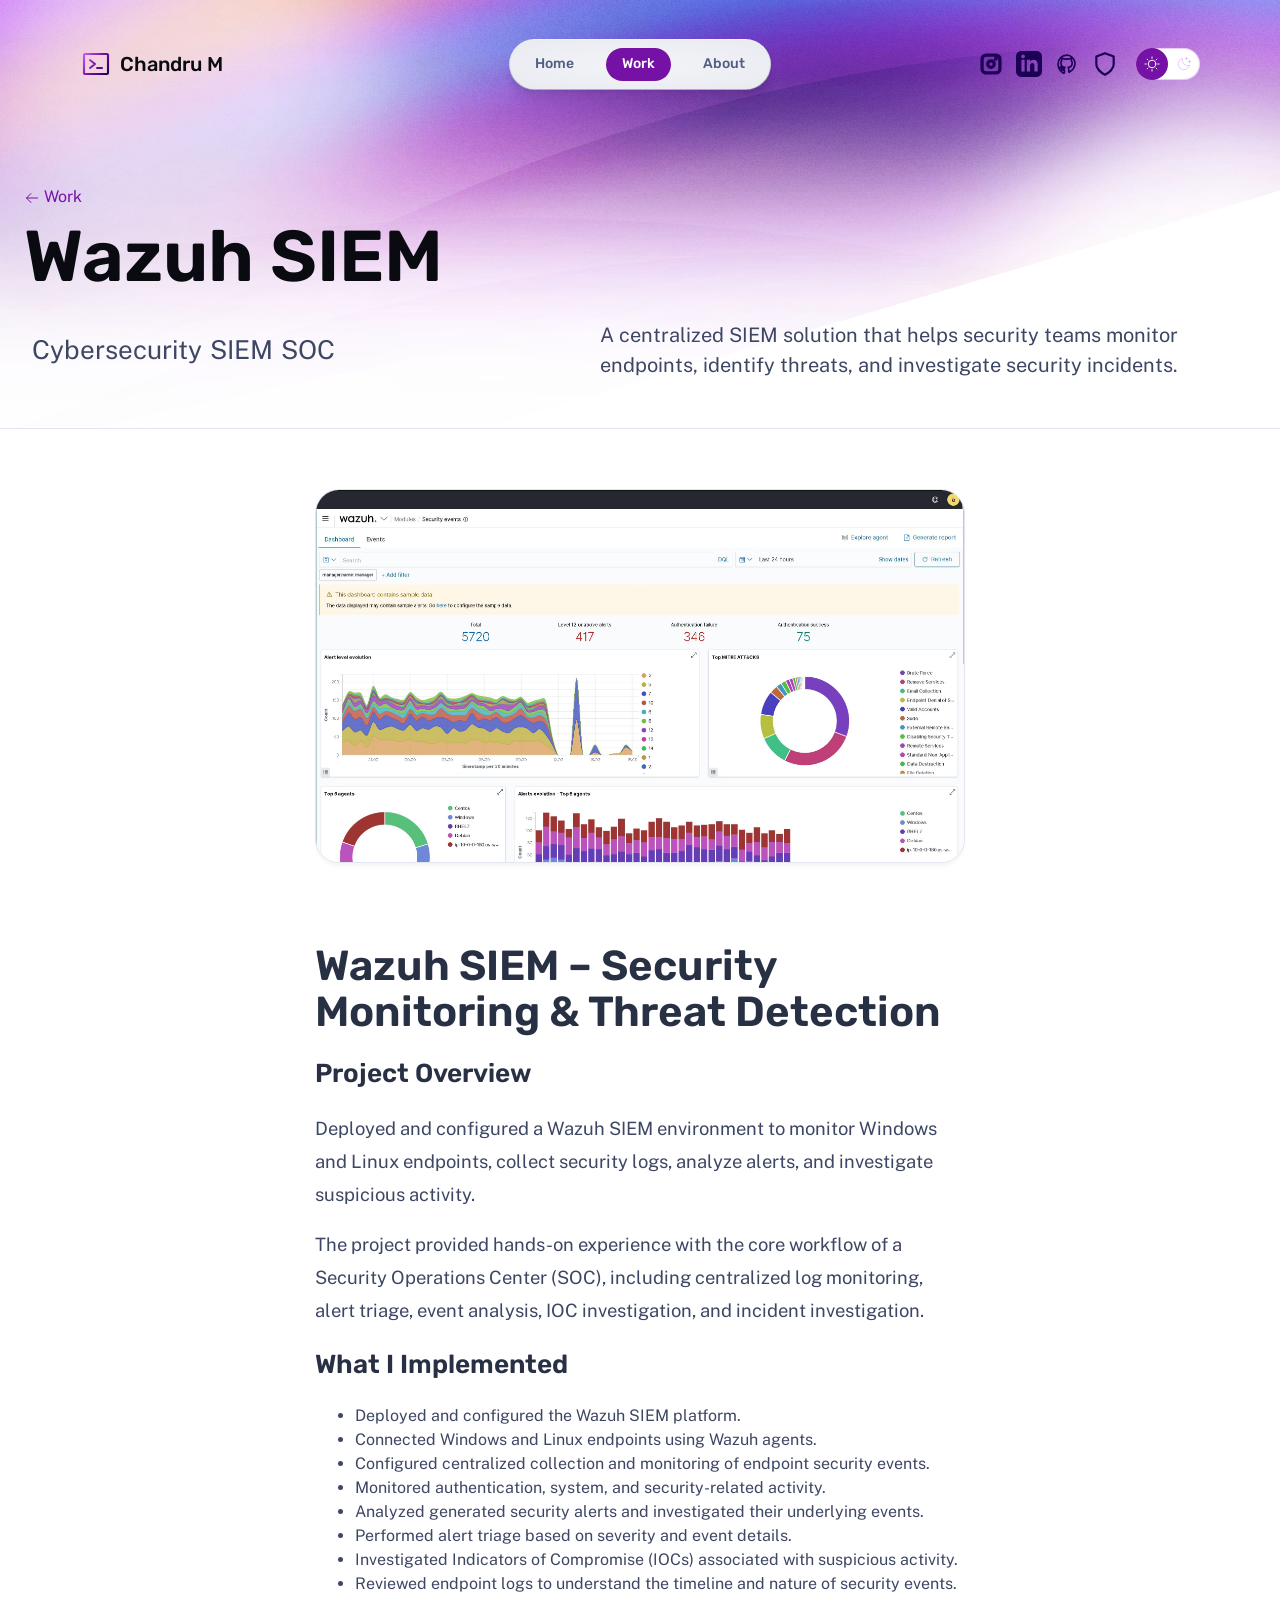
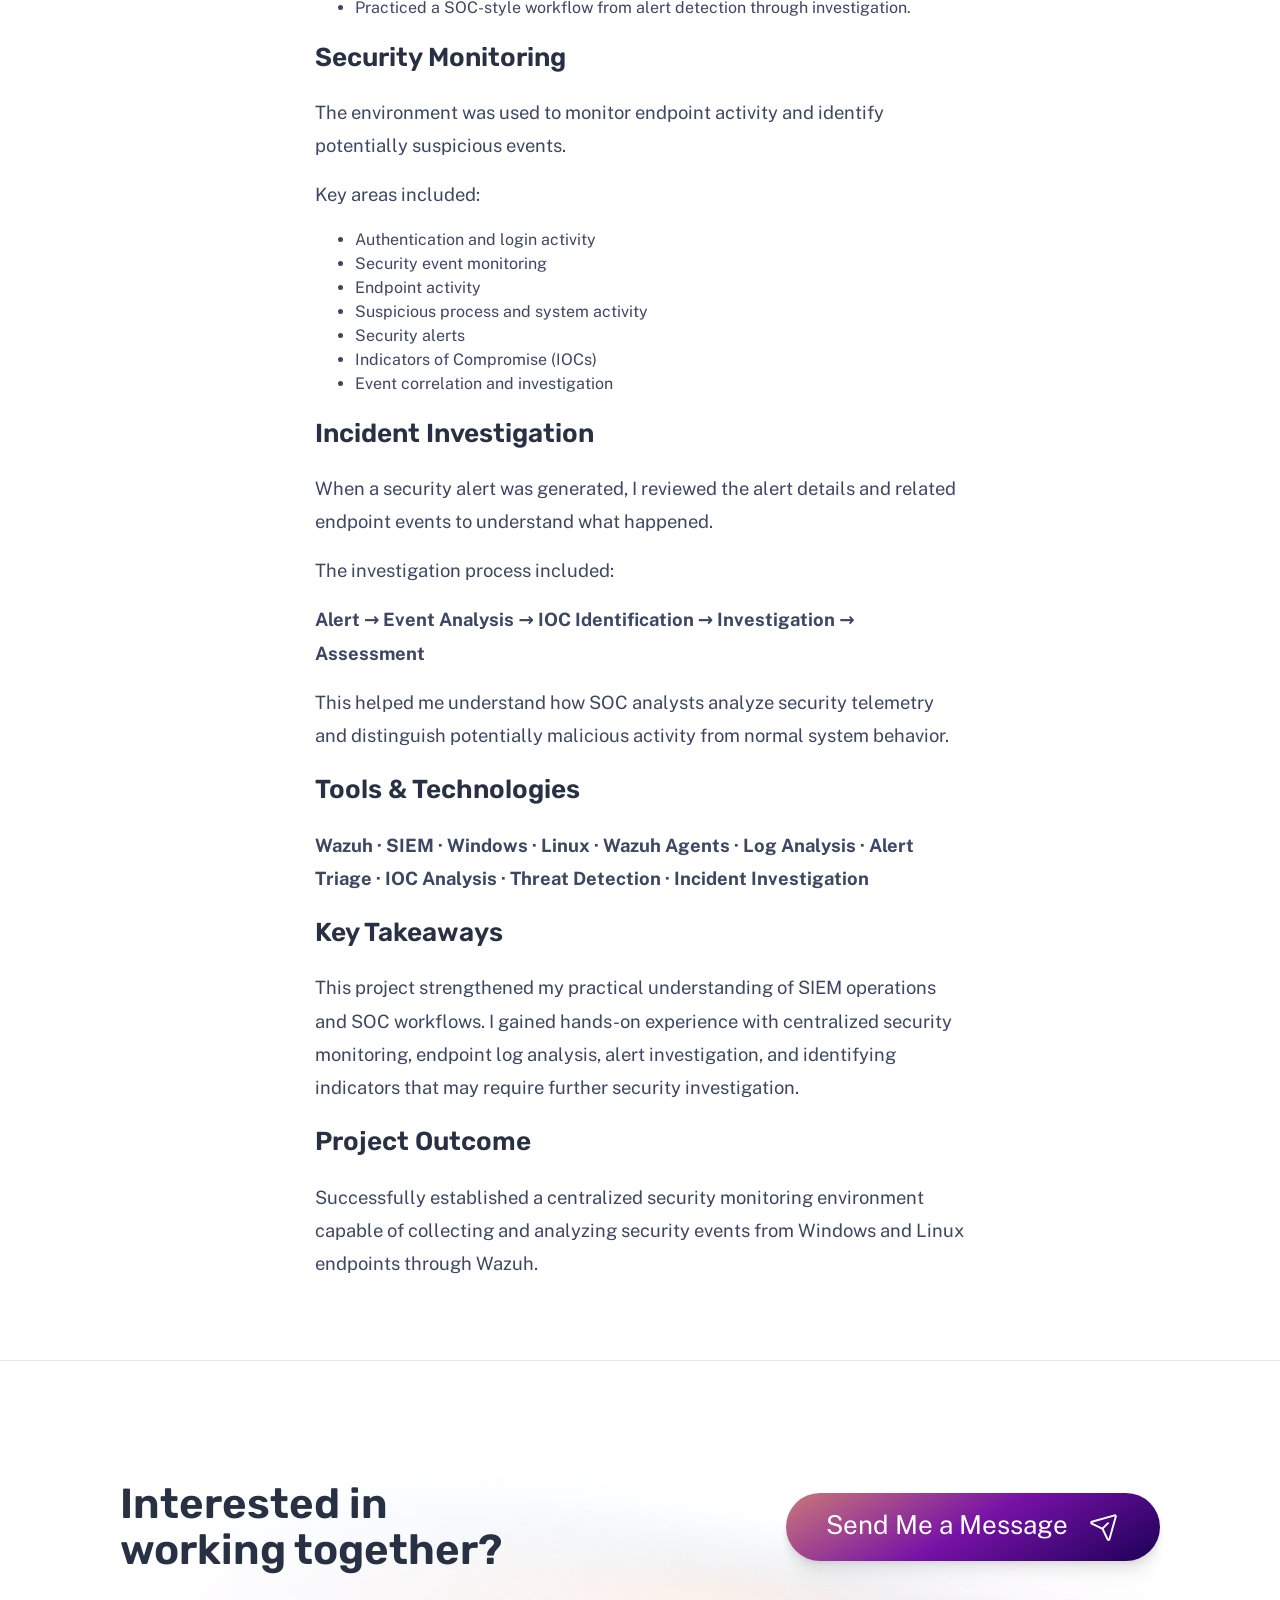
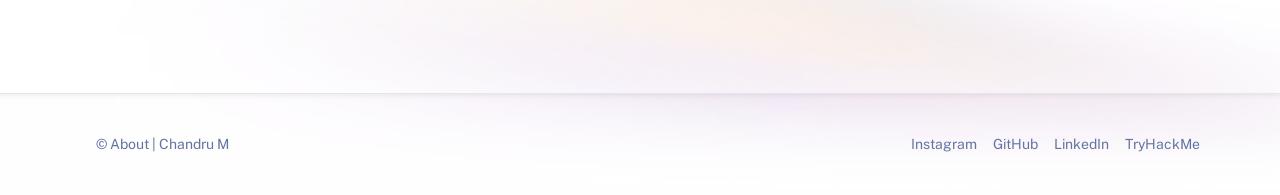
<file: work/nested/duvet-genius/index.html>
<!-- This is the Wazuh SIEM project page of Chandru M Portfolio website. It contains the Wazuh SIEM project details and related security monitoring content. -->
<!doctype html>
<html lang="en" data-astro-cid-37fxchfa>
  <head>
    <meta charset="UTF-8" />
    <meta
      name="description"
      property="og:description"
      content="A centralized SIEM solution that helps security teams monitor endpoints, identify threats, and investigate security incidents."
    />
    <meta name="viewport" content="width=device-width" />
    <meta name="generator" content="Astro v5.17.2" />
    <title>Wazuh SIEM</title>
    <link rel="icon" type="image/svg+xml" href="/favC.svg" />
    <link rel="preconnect" href="https://fonts.googleapis.com" />
    <link rel="preconnect" href="https://fonts.gstatic.com" crossorigin />
    <link
      href="https://fonts.googleapis.com/css2?family=Public+Sans:ital,wght@0,400;0,700;1,400&family=Rubik:wght@500;600&display=swap"
      rel="stylesheet"
    />
    <script>
      // This code is inlined in the head to make dark mode instant & blocking.
      const getThemePreference = () => {
        if (
          typeof localStorage !== "undefined" &&
          localStorage.getItem("theme")
        ) {
          return localStorage.getItem("theme");
        }
        return window.matchMedia("(prefers-color-scheme: dark)").matches
          ? "dark"
          : "light";
      };
      const isDark = getThemePreference() === "dark";
      document.documentElement.classList[isDark ? "add" : "remove"](
        "theme-dark",
      );

      if (typeof localStorage !== "undefined") {
        // Watch the document element and persist user preference when it changes.
        const observer = new MutationObserver(() => {
          const isDark =
            document.documentElement.classList.contains("theme-dark");
          localStorage.setItem("theme", isDark ? "dark" : "light");
        });
        observer.observe(document.documentElement, {
          attributes: true,
          attributeFilter: ["class"],
        });
      }
    </script>
    <link rel="stylesheet" href="/_astro/about.C0K0_6nf.css" />
    <style>
      a[data-astro-cid-balv45lp] {
        position: relative;
        display: flex;
        place-content: center;
        text-align: center;
        padding: 0.56em 2em;
        gap: 0.8em;
        color: var(--accent-text-over);
        text-decoration: none;
        line-height: 1.1;
        border-radius: 999rem;
        overflow: hidden;
        background: var(--gradient-accent-orange);
        box-shadow: var(--shadow-md);
        white-space: nowrap;
      }
      @media (min-width: 20em) {
        a[data-astro-cid-balv45lp] {
          font-size: var(--text-lg);
        }
      }
      a[data-astro-cid-balv45lp]:after {
        content: "";
        position: absolute;
        inset: 0;
        pointer-events: none;
        transition: background-color var(--theme-transition);
        mix-blend-mode: overlay;
      }
      a[data-astro-cid-balv45lp]:focus:after,
      a[data-astro-cid-balv45lp]:hover:after {
        background-color: hsla(var(--gray-999-basis), 0.3);
      }
      @media (min-width: 50em) {
        a[data-astro-cid-balv45lp] {
          padding: 1.125rem 2.5rem;
          font-size: var(--text-xl);
        }
      }
      aside[data-astro-cid-rcdzuq3a] {
        display: flex;
        flex-direction: column;
        align-items: center;
        gap: 3rem;
        border-top: 1px solid var(--gray-800);
        border-bottom: 1px solid var(--gray-800);
        padding: 5rem 1.5rem;
        background-color: var(--gray-999_40);
        box-shadow: var(--shadow-sm);
      }
      h2[data-astro-cid-rcdzuq3a] {
        font-size: var(--text-xl);
        text-align: center;
        max-width: 15ch;
      }
      @media (min-width: 50em) {
        aside[data-astro-cid-rcdzuq3a] {
          padding: 7.5rem;
          flex-direction: row;
          flex-wrap: wrap;
          justify-content: space-between;
        }
        h2[data-astro-cid-rcdzuq3a] {
          font-size: var(--text-3xl);
          text-align: left;
        }
      }
      svg[data-astro-cid-patnjmll] {
        vertical-align: middle;
        width: var(--size, 1em);
        height: var(--size, 1em);
      }
      .pill[data-astro-cid-2qeywk4b] {
        display: flex;
        padding: 0.5rem 1rem;
        gap: 0.5rem;
        color: var(--accent-text-over);
        border: 1px solid var(--accent-regular);
        background-color: var(--accent-regular);
        border-radius: 999rem;
        font-size: var(--text-md);
        line-height: 1.35;
        white-space: nowrap;
      }
      header[data-astro-cid-qwekciqp] {
        padding-bottom: 2.5rem;
        border-bottom: 1px solid var(--gray-800);
      }
      .back-link[data-astro-cid-qwekciqp] {
        display: none;
      }
      .details[data-astro-cid-qwekciqp] {
        display: flex;
        flex-direction: column;
        padding: 0.5rem;
        gap: 1.5rem;
        justify-content: space-between;
        align-items: center;
      }
      .tags[data-astro-cid-qwekciqp] {
        display: flex;
        gap: 0.5rem;
      }
      .description[data-astro-cid-qwekciqp] {
        font-size: var(--text-lg);
        max-width: 54ch;
      }
      .content[data-astro-cid-qwekciqp] {
        max-width: 65ch;
        margin-inline: auto;
      }
      .content[data-astro-cid-qwekciqp] > * + * {
        margin-top: 1rem;
      }
      .content[data-astro-cid-qwekciqp] h1,
      .content[data-astro-cid-qwekciqp] h2,
      .content[data-astro-cid-qwekciqp] h3,
      .content[data-astro-cid-qwekciqp] h4,
      .content[data-astro-cid-qwekciqp] h5 {
        margin: 1.5rem 0;
      }
      .content[data-astro-cid-qwekciqp] img {
        border-radius: 1.5rem;
        box-shadow: var(--shadow-sm);
        background: var(--gradient-subtle);
        border: 1px solid var(--gray-800);
      }
      .content[data-astro-cid-qwekciqp] blockquote {
        font-size: var(--text-lg);
        font-family: var(--font-brand);
        font-weight: 600;
        line-height: 1.1;
        padding-inline-start: 1.5rem;
        border-inline-start: 0.25rem solid var(--accent-dark);
        color: var(--gray-0);
      }
      .back-link[data-astro-cid-qwekciqp],
      .content[data-astro-cid-qwekciqp] a {
        text-decoration: 1px solid underline transparent;
        text-underline-offset: 0.25em;
        transition: text-decoration-color var(--theme-transition);
      }
      .back-link[data-astro-cid-qwekciqp]:hover,
      .back-link[data-astro-cid-qwekciqp]:focus,
      .content[data-astro-cid-qwekciqp] a:hover,
      .content[data-astro-cid-qwekciqp] a:focus {
        text-decoration-color: currentColor;
      }
      @media (min-width: 50em) {
        .back-link[data-astro-cid-qwekciqp] {
          display: block;
          align-self: flex-start;
        }
        .details[data-astro-cid-qwekciqp] {
          flex-direction: row;
          gap: 2.5rem;
        }
        .content[data-astro-cid-qwekciqp] blockquote {
          font-size: var(--text-2xl);
        }
      }
           .content p {
  font-size: 1.15rem;
  line-height: 1.80;
}
    </style>
  </head>
  <body data-astro-cid-37fxchfa>
    <div class="stack backgrounds" data-astro-cid-37fxchfa>
      <nav data-astro-cid-dmqpwcec>
        <div class="menu-header" data-astro-cid-dmqpwcec>
          <a href="/" class="site-title" data-astro-cid-dmqpwcec>
            <svg
              xmlns="http://www.w3.org/2000/svg"
              width="40"
              height="40"
              viewBox="0 0 256 256"
              aria-hidden="true"
              stroke="url(#icon-gradient-flffnf41)"
              fill="url(#icon-gradient-flffnf41)"
              style="--size: 1.6em"
              class="astro-patnjmll"
              data-astro-cid-patnjmll
            >
              <g data-astro-cid-patnjmll>
                <path
                  fill="none"
                  stroke-linecap="round"
                  stroke-linejoin="round"
                  stroke-width="16"
                  d="m80 96 40 32-40 32m56 0h40"
                />
                <rect
                  width="192"
                  height="160"
                  x="32"
                  y="48"
                  fill="none"
                  stroke-linecap="round"
                  stroke-linejoin="round"
                  stroke-width="16.97"
                  rx="8.5"
                />
              </g>
              <linearGradient
                id="icon-gradient-flffnf41"
                x1="23"
                x2="235"
                y1="43"
                y2="202"
                gradientUnits="userSpaceOnUse"
                data-astro-cid-patnjmll
              >
                <stop
                  stop-color="var(--gradient-stop-1)"
                  data-astro-cid-patnjmll
                ></stop>
                <stop
                  offset=".5"
                  stop-color="var(--gradient-stop-2)"
                  data-astro-cid-patnjmll
                ></stop>
                <stop
                  offset="1"
                  stop-color="var(--gradient-stop-3)"
                  data-astro-cid-patnjmll
                ></stop>
              </linearGradient>
            </svg>
            Chandru M
          </a>
          <menu-button data-astro-cid-dmqpwcec="true">
            <template data-astro-cid-dmqpwcec>
              <button
                class="menu-button"
                aria-expanded="false"
                data-astro-cid-dmqpwcec
              >
                <span class="sr-only" data-astro-cid-dmqpwcec>Menu</span>
                <svg
                  xmlns="http://www.w3.org/2000/svg"
                  width="40"
                  height="40"
                  viewBox="0 0 256 256"
                  aria-hidden="true"
                  stroke="currentcolor"
                  fill="currentcolor"
                  class="astro-patnjmll"
                  data-astro-cid-patnjmll
                >
                  <g data-astro-cid-patnjmll>
                    <path
                      stroke-linecap="round"
                      stroke-linejoin="round"
                      stroke-width="16"
                      d="M40 128h176M40 64h176M40 192h176"
                    />
                  </g>
                </svg>
              </button>
            </template>
          </menu-button>
        </div>
        <noscript>
          <ul class="nav-items" data-astro-cid-dmqpwcec>
            <li data-astro-cid-dmqpwcec>
              <a class="link" href="/" data-astro-cid-dmqpwcec> Home </a>
            </li>
            <li data-astro-cid-dmqpwcec>
              <a
                aria-current="page"
                class="link"
                href="/work/"
                data-astro-cid-dmqpwcec
              >
                Work
              </a>
            </li>
            <li data-astro-cid-dmqpwcec>
              <a class="link" href="/about/" data-astro-cid-dmqpwcec> About </a>
            </li>
          </ul>
        </noscript>
        <noscript>
          <div class="menu-footer" data-astro-cid-dmqpwcec>
            <div class="socials" data-astro-cid-dmqpwcec>
              <a href="https://www.instagram.com/chan.callisto" class="social" data-astro-cid-dmqpwcec>
                <span class="sr-only" data-astro-cid-dmqpwcec>Instagram</span>
                <svg xmlns="http://www.w3.org/2000/svg" width="40" height="40" viewBox="0 0 256 256" aria-hidden="true" stroke="currentcolor" fill="currentcolor" class="astro-patnjmll" data-astro-cid-patnjmll><g data-astro-cid-patnjmll><path fill="none" stroke-linecap="round" stroke-linejoin="round" stroke-width="16" d="M176,32H80A48,48,0,0,0,32,80v96a48,48,0,0,0,48,48h96a48,48,0,0,0,48-48V80A48,48,0,0,0,176,32Zm32,144a32,32,0,0,1-32,32H80a32,32,0,0,1-32-32V80A32,32,0,0,1,80,48h96a32,32,0,0,1,32,32ZM128,88a40,40,0,1,0,40,40A40,40,0,0,0,128,88Zm0,64a24,24,0,1,1,24-24A24,24,0,0,1,128,152ZM188,76a12,12,0,1,1-12-12A12,12,0,0,1,188,76Z"/></g></svg>
              </a>
              <a href="https://www.linkedin.com/in/mchandruchan/" class="social" data-astro-cid-dmqpwcec>
                <span class="sr-only" data-astro-cid-dmqpwcec>LinkedIn</span>
                <svg xmlns="http://www.w3.org/2000/svg" width="40" height="40" viewBox="0 0 24 24" aria-hidden="true" fill="currentcolor" class="astro-patnjmll" data-astro-cid-patnjmll><g data-astro-cid-patnjmll><path d="M19 0h-14c-2.761 0-5 2.239-5 5v14c0 2.761 2.239 5 5 5h14c2.762 0 5-2.239 5-5v-14c0-2.761-2.238-5-5-5zm-11 19h-3v-11h3v11zm-1.5-12.268c-.966 0-1.75-.79-1.75-1.764s.784-1.764 1.75-1.764 1.75.79 1.75 1.764-.783 1.764-1.75 1.764zm13.5 12.268h-3v-5.604c0-3.368-4-3.113-4 0v5.604h-3v-11h3v1.765c1.396-2.586 7-2.777 7 2.476v6.759z"/></g></svg>
              </a>
              <a href="https://github.com/mchandru-root" class="social" data-astro-cid-dmqpwcec>
                <span class="sr-only" data-astro-cid-dmqpwcec>GitHub</span>
                <svg xmlns="http://www.w3.org/2000/svg" width="40" height="40" viewBox="0 0 256 256" aria-hidden="true" stroke="currentcolor" fill="currentcolor" class="astro-patnjmll" data-astro-cid-patnjmll><g data-astro-cid-patnjmll><path fill="none" stroke-linecap="round" stroke-linejoin="round" stroke-width="16" d="M128,40A88,88,0,0,0,40,128c0,39.5,22.7,73.6,55.4,90.4a4.4,4.4,0,0,0,6.6-4.1V187.1c-24.5,5.3-29.7-11.8-29.7-11.8-4-10.2-9.8-12.9-9.8-12.9-8-5.5.6-5.4.6-5.4,8.8.6,13.5,9.1,13.5,9.1,7.9,13.5,20.7,9.6,25.7,7.3,0.8-5.7,3.1-9.6,5.6-11.8-19.5-2.2-40.1-9.8-40.1-43.5,0-9.6,3.4-17.4,9.1-23.5-0.9-2.2-3.9-11.1.9-23.1,0,0,7.4-2.4,24.2,9a84.4,84.4,0,0,1,44,0c16.8-11.4,24.2-9,24.2-9,4.8,12,.8,20.9,0,23.1,5.7,6.1,9.1,13.9,9.1,23.5,0,33.8-20.6,41.2-40.2,43.4,3.2,2.8,6.1,8.2,6.1,16.6v24.6a4.4,4.4,0,0,0,6.6,4.1c32.7-16.8,55.4-50.9,55.4-90.4A88,88,0,0,0,128,40Z"/></g></svg>
              </a>
              <a href="https://tryhackme.com/p/ROOT51" class="social" data-astro-cid-dmqpwcec>
                <span class="sr-only" data-astro-cid-dmqpwcec>TryHackMe</span>
                <svg xmlns="http://www.w3.org/2000/svg" width="40" height="40" viewBox="0 0 24 24" aria-hidden="true" fill="none" stroke="currentcolor" stroke-width="2" stroke-linecap="round" stroke-linejoin="round" class="astro-patnjmll" data-astro-cid-patnjmll><path d="M12 22s8-4 8-10V5l-8-3-8 3v7c0 6 8 10 8 10z"/></svg>
              </a>
            </div>
          </div>
        </noscript>
        <div id="menu-content" hidden data-astro-cid-dmqpwcec>
          <ul class="nav-items" data-astro-cid-dmqpwcec>
            <li data-astro-cid-dmqpwcec>
              <a class="link" href="/" data-astro-cid-dmqpwcec> Home </a>
            </li>
            <li data-astro-cid-dmqpwcec>
              <a
                aria-current="page"
                class="link"
                href="/work/"
                data-astro-cid-dmqpwcec
              >
                Work
              </a>
            </li>
            <li data-astro-cid-dmqpwcec>
              <a class="link" href="/about/" data-astro-cid-dmqpwcec> About </a>
            </li>
          </ul>
          <div class="menu-footer" data-astro-cid-dmqpwcec>
            <div class="socials" data-astro-cid-dmqpwcec>
              <a href="https://www.instagram.com/chan.callisto" class="social" data-astro-cid-dmqpwcec>
                <span class="sr-only" data-astro-cid-dmqpwcec>Instagram</span>
                <svg xmlns="http://www.w3.org/2000/svg" width="40" height="40" viewBox="0 0 256 256" aria-hidden="true" stroke="currentcolor" fill="currentcolor" class="astro-patnjmll" data-astro-cid-patnjmll><g data-astro-cid-patnjmll><path fill="none" stroke-linecap="round" stroke-linejoin="round" stroke-width="16" d="M176,32H80A48,48,0,0,0,32,80v96a48,48,0,0,0,48,48h96a48,48,0,0,0,48-48V80A48,48,0,0,0,176,32Zm32,144a32,32,0,0,1-32,32H80a32,32,0,0,1-32-32V80A32,32,0,0,1,80,48h96a32,32,0,0,1,32,32ZM128,88a40,40,0,1,0,40,40A40,40,0,0,0,128,88Zm0,64a24,24,0,1,1,24-24A24,24,0,0,1,128,152ZM188,76a12,12,0,1,1-12-12A12,12,0,0,1,188,76Z"/></g></svg>
              </a>
              <a href="https://www.linkedin.com/in/mchandruchan/" class="social" data-astro-cid-dmqpwcec>
                <span class="sr-only" data-astro-cid-dmqpwcec>LinkedIn</span>
                <svg xmlns="http://www.w3.org/2000/svg" width="40" height="40" viewBox="0 0 24 24" aria-hidden="true" fill="currentcolor" class="astro-patnjmll" data-astro-cid-patnjmll><g data-astro-cid-patnjmll><path d="M19 0h-14c-2.761 0-5 2.239-5 5v14c0 2.761 2.239 5 5 5h14c2.762 0 5-2.239 5-5v-14c0-2.761-2.238-5-5-5zm-11 19h-3v-11h3v11zm-1.5-12.268c-.966 0-1.75-.79-1.75-1.764s.784-1.764 1.75-1.764 1.75.79 1.75 1.764-.783 1.764-1.75 1.764zm13.5 12.268h-3v-5.604c0-3.368-4-3.113-4 0v5.604h-3v-11h3v1.765c1.396-2.586 7-2.777 7 2.476v6.759z"/></g></svg>
              </a>
              <a href="https://github.com/mchandru-root" class="social" data-astro-cid-dmqpwcec>
                <span class="sr-only" data-astro-cid-dmqpwcec>GitHub</span>
                <svg xmlns="http://www.w3.org/2000/svg" width="40" height="40" viewBox="0 0 256 256" aria-hidden="true" stroke="currentcolor" fill="currentcolor" class="astro-patnjmll" data-astro-cid-patnjmll><g data-astro-cid-patnjmll><path fill="none" stroke-linecap="round" stroke-linejoin="round" stroke-width="16" d="M128,40A88,88,0,0,0,40,128c0,39.5,22.7,73.6,55.4,90.4a4.4,4.4,0,0,0,6.6-4.1V187.1c-24.5,5.3-29.7-11.8-29.7-11.8-4-10.2-9.8-12.9-9.8-12.9-8-5.5.6-5.4.6-5.4,8.8.6,13.5,9.1,13.5,9.1,7.9,13.5,20.7,9.6,25.7,7.3,0.8-5.7,3.1-9.6,5.6-11.8-19.5-2.2-40.1-9.8-40.1-43.5,0-9.6,3.4-17.4,9.1-23.5-0.9-2.2-3.9-11.1.9-23.1,0,0,7.4-2.4,24.2,9a84.4,84.4,0,0,1,44,0c16.8-11.4,24.2-9,24.2-9,4.8,12,.8,20.9,0,23.1,5.7,6.1,9.1,13.9,9.1,23.5,0,33.8-20.6,41.2-40.2,43.4,3.2,2.8,6.1,8.2,6.1,16.6v24.6a4.4,4.4,0,0,0,6.6,4.1c32.7-16.8,55.4-50.9,55.4-90.4A88,88,0,0,0,128,40Z"/></g></svg>
              </a>
              <a href="https://tryhackme.com/p/ROOT51" class="social" data-astro-cid-dmqpwcec>
                <span class="sr-only" data-astro-cid-dmqpwcec>TryHackMe</span>
                <svg xmlns="http://www.w3.org/2000/svg" width="40" height="40" viewBox="0 0 24 24" aria-hidden="true" fill="none" stroke="currentcolor" stroke-width="2" stroke-linecap="round" stroke-linejoin="round" class="astro-patnjmll" data-astro-cid-patnjmll><path d="M12 22s8-4 8-10V5l-8-3-8 3v7c0 6 8 10 8 10z"/></svg>
              </a>
            </div>
            <div class="theme-toggle" data-astro-cid-dmqpwcec>
              <theme-toggle data-astro-cid-x3pjskd3="true">
                <button data-astro-cid-x3pjskd3>
                  <span class="sr-only" data-astro-cid-x3pjskd3
                    >Dark theme</span
                  >
                  <span class="icon light" data-astro-cid-x3pjskd3
                    ><svg
                      xmlns="http://www.w3.org/2000/svg"
                      width="40"
                      height="40"
                      viewBox="0 0 256 256"
                      aria-hidden="true"
                      stroke="currentcolor"
                      fill="currentcolor"
                      class="astro-patnjmll"
                      data-astro-cid-patnjmll
                    >
                      <g data-astro-cid-patnjmll>
                        <circle
                          cx="128"
                          cy="128"
                          r="60"
                          fill="none"
                          stroke-linecap="round"
                          stroke-linejoin="round"
                          stroke-width="16"
                        />
                        <path
                          fill="none"
                          stroke-linecap="round"
                          stroke-linejoin="round"
                          stroke-width="16"
                          d="M128 36V16M63 63 49 49m-13 79H16m47 65-14 14m79 13v20m65-47 14 14m13-79h20m-47-65 14-14"
                        />
                      </g>
                    </svg>
                  </span>
                  <span class="icon dark" data-astro-cid-x3pjskd3
                    ><svg
                      xmlns="http://www.w3.org/2000/svg"
                      width="40"
                      height="40"
                      viewBox="0 0 256 256"
                      aria-hidden="true"
                      stroke="currentcolor"
                      fill="currentcolor"
                      class="astro-patnjmll"
                      data-astro-cid-patnjmll
                    >
                      <g data-astro-cid-patnjmll>
                        <path
                          fill="none"
                          stroke-linecap="round"
                          stroke-linejoin="round"
                          stroke-width="16"
                          d="M216 112V64m24 24h-48m-24-64v32m16-16h-32m65 113A92 92 0 0 1 103 39h0a92 92 0 1 0 114 114Z"
                        />
                      </g>
                    </svg>
                  </span>
                </button>
              </theme-toggle>
              <script type="module">
                class n extends HTMLElement {
                  constructor() {
                    super();
                    const e = this.querySelector("button"),
                      t = (s) => {
                        (document.documentElement.classList[
                          s ? "add" : "remove"
                        ]("theme-dark"),
                          e.setAttribute("aria-pressed", String(s)));
                      };
                    (e.addEventListener("click", () => t(!this.isDark())),
                      t(this.isDark()));
                  }
                  isDark() {
                    return document.documentElement.classList.contains(
                      "theme-dark",
                    );
                  }
                }
                customElements.define("theme-toggle", n);
              </script>
            </div>
          </div>
        </div>
      </nav>
      <script type="module">
        class i extends HTMLElement {
          constructor() {
            (super(),
              this.appendChild(
                this.querySelector("template").content.cloneNode(!0),
              ));
            const n = this.querySelector("button"),
              t = document.getElementById("menu-content");
            ((t.hidden = !0), t.classList.add("menu-content"));
            const d = (e) => {
              (n.setAttribute("aria-expanded", e ? "true" : "false"),
                (t.hidden = !e));
            };
            n.addEventListener("click", () => d(t.hidden));
            const s = (e) => {
                (d(e.matches), (n.hidden = e.matches));
              },
              c = window.matchMedia("(min-width: 50em)");
            (s(c), c.addEventListener("change", s));
          }
        }
        customElements.define("menu-button", i);
      </script>
      <div class="stack gap-20" data-astro-cid-qwekciqp>
        <div class="stack gap-15" data-astro-cid-qwekciqp>
          <header data-astro-cid-qwekciqp>
            <div class="wrapper stack gap-2" data-astro-cid-qwekciqp>
              <a class="back-link" href="/work/" data-astro-cid-qwekciqp
                ><svg
                  xmlns="http://www.w3.org/2000/svg"
                  width="40"
                  height="40"
                  viewBox="0 0 256 256"
                  aria-hidden="true"
                  stroke="currentcolor"
                  fill="currentcolor"
                  class="astro-patnjmll"
                  data-astro-cid-patnjmll
                >
                  <g data-astro-cid-patnjmll>
                    <path
                      fill="none"
                      stroke-linecap="round"
                      stroke-linejoin="round"
                      stroke-width="16"
                      d="M216 128H40m72-72-72 72 72 72"
                    />
                  </g>
                </svg>
                Work</a
              >
              <div class="hero stack gap-4 start" data-astro-cid-bbe6dxrz>
                <div class="stack gap-2" data-astro-cid-bbe6dxrz>
                  <h1 class="title" data-astro-cid-bbe6dxrz>Wazuh SIEM</h1>
                </div>
                <div class="details" data-astro-cid-qwekciqp>
                  <div class="tags" data-astro-cid-qwekciqp>
                    <div class="pill">Cybersecurity</div>
                    <div class="pill">SIEM</div>
                    <div class="pill">SOC</div>
                  </div>
                  <p class="description" data-astro-cid-qwekciqp>
                    A centralized SIEM solution that helps security teams monitor endpoints,
                     identify threats, and investigate security incidents.
                  </p>
                </div>
              </div>
            </div>
          </header>
          <main class="wrapper" data-astro-cid-qwekciqp>
            <div class="stack gap-10 content" data-astro-cid-qwekciqp>
              <img
                src="/assets/wazhu.jpg"
                alt="Wazhuu Dashboard"
                data-astro-cid-qwekciqp
              />
              <div class="content" data-astro-cid-qwekciqp>

                <h3>Wazuh SIEM – Security Monitoring &amp; Threat Detection</h3>

<h5>Project Overview</h5>

<p>
  Deployed and configured a Wazuh SIEM environment to monitor Windows and Linux endpoints,
  collect security logs, analyze alerts, and investigate suspicious activity.
</p>

<p>
  The project provided hands-on experience with the core workflow of a Security Operations
  Center (SOC), including centralized log monitoring, alert triage, event analysis,
  IOC investigation, and incident investigation.
</p>

<h5>What I Implemented</h5>

<ul>
  <li>Deployed and configured the Wazuh SIEM platform.</li>
  <li>Connected Windows and Linux endpoints using Wazuh agents.</li>
  <li>Configured centralized collection and monitoring of endpoint security events.</li>
  <li>Monitored authentication, system, and security-related activity.</li>
  <li>Analyzed generated security alerts and investigated their underlying events.</li>
  <li>Performed alert triage based on severity and event details.</li>
  <li>Investigated Indicators of Compromise (IOCs) associated with suspicious activity.</li>
  <li>Reviewed endpoint logs to understand the timeline and nature of security events.</li>
  <li>Practiced a SOC-style workflow from alert detection through investigation.</li>
</ul>

<h5>Security Monitoring</h5>

<p>
  The environment was used to monitor endpoint activity and identify potentially suspicious events.
</p>

<p>Key areas included:</p>

<ul>
  <li>Authentication and login activity</li>
  <li>Security event monitoring</li>
  <li>Endpoint activity</li>
  <li>Suspicious process and system activity</li>
  <li>Security alerts</li>
  <li>Indicators of Compromise (IOCs)</li>
  <li>Event correlation and investigation</li>
</ul>

<h5>Incident Investigation</h5>

<p>
  When a security alert was generated, I reviewed the alert details and related endpoint
  events to understand what happened.
</p>

<p>The investigation process included:</p>

<p>
  <strong>Alert → Event Analysis → IOC Identification → Investigation → Assessment</strong>
</p>

<p>
  This helped me understand how SOC analysts analyze security telemetry and distinguish
  potentially malicious activity from normal system behavior.
</p>

<h5>Tools &amp; Technologies</h5>

<p>
  <strong>
    Wazuh · SIEM · Windows · Linux · Wazuh Agents · Log Analysis · Alert Triage ·
    IOC Analysis · Threat Detection · Incident Investigation
  </strong>
</p>

<h5>Key Takeaways</h5>

<p>
  This project strengthened my practical understanding of SIEM operations and SOC workflows.
  I gained hands-on experience with centralized security monitoring, endpoint log analysis,
  alert investigation, and identifying indicators that may require further security investigation.
</p>

<h5>Project Outcome</h5>

<p>
  Successfully established a centralized security monitoring environment capable of collecting
  and analyzing security events from Windows and Linux endpoints through Wazuh.
</p>




              </div>
            </div>
          </main>
        </div>
        <aside data-astro-cid-rcdzuq3a>
          <h2 data-astro-cid-rcdzuq3a>Interested in working together?</h2>
          <a href="mailto:mchandru.root@gmail.com" data-astro-cid-balv45lp>
            Send Me a Message
            <svg
              xmlns="http://www.w3.org/2000/svg"
              width="40"
              height="40"
              viewBox="0 0 256 256"
              aria-hidden="true"
              stroke="currentcolor"
              fill="currentcolor"
              style="--size: 1.2em"
              class="astro-patnjmll"
              data-astro-cid-patnjmll
            >
              <g data-astro-cid-patnjmll>
                <path
                  fill="none"
                  stroke-linecap="round"
                  stroke-linejoin="round"
                  stroke-width="16"
                  d="M210.3 35.9 23.9 88.4a8 8 0 0 0-1.2 15l85.6 40.5a7.8 7.8 0 0 1 3.8 3.8l40.5 85.6a8 8 0 0 0 15-1.2l52.5-186.4a7.9 7.9 0 0 0-9.8-9.8Zm-99.4 109.2 45.2-45.2"
                />
              </g>
            </svg>
          </a>
        </aside>
      </div>
      <footer data-astro-cid-sz7xmlte>
        <div class="group" data-astro-cid-sz7xmlte>
          <p data-astro-cid-sz7xmlte></p>
          <p data-astro-cid-sz7xmlte>&copy; About | Chandru M</p>
        </div>
        <p class="socials" data-astro-cid-sz7xmlte>
          <a
            href="https://www.instagram.com/chan.callisto"
            data-astro-cid-sz7xmlte
          >
            Instagram</a>
          <a href="https://github.com/mchandru-root" data-astro-cid-sz7xmlte>
            GitHub</a>
          <a
            href="https://www.linkedin.com/in/mchandruchan/"
            data-astro-cid-sz7xmlte
          >
            LinkedIn</a>
          <a href="https://tryhackme.com/p/ROOT51" data-astro-cid-sz7xmlte > TryHackMe</a>
        </p>
      </footer>
    </div>
    <script type="module">
      addEventListener("load", () =>
        document.documentElement.classList.add("loaded"),
      );
    </script>
  </body>
</html>
</file>
<file: _astro/about.C0K0_6nf.css>
.hero[data-astro-cid-bbe6dxrz] {
    font-size: var(--text-lg);
    text-align: center
}

.title[data-astro-cid-bbe6dxrz],
.tagline[data-astro-cid-bbe6dxrz] {
    max-width: 37ch;
    margin-inline: auto
}

.title[data-astro-cid-bbe6dxrz] {
    font-size: var(--text-3xl);
    color: var(--gray-0)
}

@media(min-width:50em) {
    .hero[data-astro-cid-bbe6dxrz] {
        font-size: var(--text-xl)
    }

    .start[data-astro-cid-bbe6dxrz] {
        text-align: start
    }

    .start[data-astro-cid-bbe6dxrz] .title[data-astro-cid-bbe6dxrz],
    .start[data-astro-cid-bbe6dxrz] .tagline[data-astro-cid-bbe6dxrz] {
        margin-inline: unset
    }

    .title[data-astro-cid-bbe6dxrz] {
        font-size: var(--text-5xl)
    }
}

footer[data-astro-cid-sz7xmlte] {
    display: flex;
    flex-direction: column;
    gap: 3rem;
    margin-top: auto;
    padding: 3rem 2rem;
    text-align: center;
    color: var(--gray-400);
    font-size: var(--text-sm)
}

footer[data-astro-cid-sz7xmlte] a[data-astro-cid-sz7xmlte] {
    color: var(--gray-400);
    text-decoration: 1px solid underline transparent;
    text-underline-offset: .25em;
    transition: text-decoration-color var(--theme-transition)
}

footer[data-astro-cid-sz7xmlte] a[data-astro-cid-sz7xmlte]:hover,
footer[data-astro-cid-sz7xmlte] a[data-astro-cid-sz7xmlte]:focus {
    text-decoration-color: currentColor
}

.group[data-astro-cid-sz7xmlte] {
    display: flex;
    flex-direction: column;
    gap: .5rem
}

.socials[data-astro-cid-sz7xmlte] {
    display: flex;
    justify-content: center;
    gap: 1rem;
    flex-wrap: wrap
}

@media(min-width:50em) {
    footer[data-astro-cid-sz7xmlte] {
        flex-direction: row;
        justify-content: space-between;
        padding: 2.5rem 5rem
    }

    .group[data-astro-cid-sz7xmlte] {
        flex-direction: row;
        gap: 1rem;
        flex-wrap: wrap
    }

    .socials[data-astro-cid-sz7xmlte] {
        justify-content: flex-end
    }
}

:root {
    --gray-0: #090b11;
    --gray-50: #141925;
    --gray-100: #283044;
    --gray-200: #3d4663;
    --gray-300: #505d84;
    --gray-400: #6474a2;
    --gray-500: #8490b5;
    --gray-600: #a3acc8;
    --gray-700: #c3cadb;
    --gray-800: #e3e6ee;
    --gray-900: #f3f4f7;
    --gray-999-basis: 0, 0%, 100%;
    --gray-999_40: hsla(var(--gray-999-basis), .4);
    --gray-999: #ffffff;
    --accent-light: #c561f6;
    --accent-regular: #7611a6;
    --accent-dark: #1c0056;
    --accent-overlay: hsla(280, 89%, 67%, .33);
    --accent-subtle-overlay: var(--accent-overlay);
    --accent-text-over: var(--gray-999);
    --link-color: var(--accent-regular);
    --gradient-stop-1: var(--accent-light);
    --gradient-stop-2: var(--accent-regular);
    --gradient-stop-3: var(--accent-dark);
    --gradient-subtle: linear-gradient(150deg, var(--gray-900) 19%, var(--gray-999) 150%);
    --gradient-accent: linear-gradient(150deg, var(--gradient-stop-1), var(--gradient-stop-2), var(--gradient-stop-3));
    --gradient-accent-orange: linear-gradient(150deg, #ca7879, var(--accent-regular), var(--accent-dark));
    --gradient-stroke: linear-gradient(180deg, var(--gray-900), var(--gray-700));
    --shadow-sm: 0px 6px 3px rgba(9, 11, 17, .01), 0px 4px 2px rgba(9, 11, 17, .01), 0px 2px 2px rgba(9, 11, 17, .02), 0px 0px 1px rgba(9, 11, 17, .03);
    --shadow-md: 0px 28px 11px rgba(9, 11, 17, .01), 0px 16px 10px rgba(9, 11, 17, .03), 0px 7px 7px rgba(9, 11, 17, .05), 0px 2px 4px rgba(9, 11, 17, .06);
    --shadow-lg: 0px 62px 25px rgba(9, 11, 17, .01), 0px 35px 21px rgba(9, 11, 17, .05), 0px 16px 16px rgba(9, 11, 17, .1), 0px 4px 9px rgba(9, 11, 17, .12);
    --text-sm: .875rem;
    --text-base: 1rem;
    --text-md: 1.125rem;
    --text-lg: 1.25rem;
    --text-xl: 1.625rem;
    --text-2xl: 2.125rem;
    --text-3xl: 2.625rem;
    --text-4xl: 3.5rem;
    --text-5xl: 4.5rem;
    --font-system: system-ui, -apple-system, BlinkMacSystemFont, "Segoe UI", Roboto, Oxygen, Ubuntu, Cantarell, "Open Sans", "Helvetica Neue", sans-serif;
    --font-body: "Public Sans", var(--font-system);
    --font-brand: Rubik, var(--font-system);
    --theme-transition: .2s ease-in-out
}

:root.theme-dark {
    --gray-0: #ffffff;
    --gray-50: #f3f4f7;
    --gray-100: #e3e6ee;
    --gray-200: #c3cadb;
    --gray-300: #a3acc8;
    --gray-400: #8490b5;
    --gray-500: #6474a2;
    --gray-600: #505d84;
    --gray-700: #3d4663;
    --gray-800: #283044;
    --gray-900: #141925;
    --gray-999-basis: 225, 31%, 5%;
    --gray-999: #090b11;
    --accent-light: #1c0056;
    --accent-regular: #7611a6;
    --accent-dark: #c561f6;
    --accent-overlay: hsla(280, 89%, 67%, .33);
    --accent-subtle-overlay: hsla(281, 81%, 36%, .33);
    --accent-text-over: var(--gray-0);
    --link-color: var(--accent-dark);
    --gradient-stop-1: #4c11c6;
    --gradient-subtle: linear-gradient(150deg, var(--gray-900) 19%, var(--gray-999) 81%);
    --gradient-accent-orange: linear-gradient(150deg, #ca7879, var(--accent-regular), var(--accent-light));
    --gradient-stroke: linear-gradient(180deg, var(--gray-600), var(--gray-800));
    --shadow-sm: 0px 6px 3px rgba(255, 255, 255, .01), 0px 4px 2px rgba(255, 255, 255, .01), 0px 2px 2px rgba(255, 255, 255, .02), 0px 0px 1px rgba(255, 255, 255, .03);
    --shadow-md: 0px 28px 11px rgba(255, 255, 255, .01), 0px 16px 10px rgba(255, 255, 255, .03), 0px 7px 7px rgba(255, 255, 255, .05), 0px 2px 4px rgba(255, 255, 255, .06);
    --shadow-lg: 0px 62px 25px rgba(255, 255, 255, .01), 0px 35px 21px rgba(255, 255, 255, .05), 0px 16px 16px rgba(255, 255, 255, .1), 0px 4px 9px rgba(255, 255, 255, .12)
}

html,
body {
    min-height: 100%;
    overflow-x: hidden
}

body {
    background-color: var(--gray-999);
    color: var(--gray-200);
    font-family: var(--font-body);
    -webkit-font-smoothing: antialiased;
    line-height: 1.5
}

*,
*:after,
*:before {
    box-sizing: border-box;
    margin: 0
}

img {
    max-width: 100%;
    height: auto
}

a {
    color: var(--link-color)
}

h1,
h2,
h3,
h4,
h5 {
    line-height: 1.1;
    font-family: var(--font-brand);
    font-weight: 600;
    color: var(--gray-100)
}

h1 {
    font-size: var(--text-5xl)
}

h2 {
    font-size: var(--text-4xl)
}

h3 {
    font-size: var(--text-3xl)
}

h4 {
    font-size: var(--text-2xl)
}

h5 {
    font-size: var(--text-xl)
}

.sr-only {
    position: absolute;
    width: 1px;
    height: 1px;
    padding: 0;
    margin: -1px;
    overflow: hidden;
    clip: rect(0, 0, 0, 0);
    white-space: nowrap;
    border-width: 0
}

.wrapper {
    width: 100%;
    max-width: 83rem;
    margin-inline: auto;
    padding-inline: 1.5rem
}

.stack {
    display: flex;
    flex-direction: column
}

.gap-2 {
    gap: .5rem
}

.gap-4 {
    gap: 1rem
}

.gap-8 {
    gap: 2rem
}

.gap-10 {
    gap: 2.5rem
}

.gap-15 {
    gap: 3.75rem
}

.gap-20 {
    gap: 5rem
}

.gap-30 {
    gap: 7.5rem
}

.gap-48 {
    gap: 12rem
}

@media(min-width:50em) {
    .lg\:gap-2 {
        gap: .5rem
    }

    .lg\:gap-4 {
        gap: 1rem
    }

    .lg\:gap-8 {
        gap: 2rem
    }

    .lg\:gap-10 {
        gap: 2.5rem
    }

    .lg\:gap-15 {
        gap: 3.75rem
    }

    .lg\:gap-20 {
        gap: 5rem
    }

    .lg\:gap-30 {
        gap: 7.5rem
    }

    .lg\:gap-48 {
        gap: 12rem
    }
}

button[data-astro-cid-x3pjskd3] {
    display: flex;
    border: 0;
    border-radius: 999rem;
    padding: 0;
    background-color: var(--gray-999);
    box-shadow: inset 0 0 0 1px var(--accent-overlay);
    cursor: pointer
}

.icon[data-astro-cid-x3pjskd3] {
    z-index: 1;
    position: relative;
    display: flex;
    padding: .5rem;
    width: 2rem;
    height: 2rem;
    font-size: 1rem;
    color: var(--accent-overlay)
}

.icon[data-astro-cid-x3pjskd3].light:before {
    content: "";
    z-index: -1;
    position: absolute;
    inset: 0;
    background-color: var(--accent-regular);
    border-radius: 999rem
}

.theme-dark .icon[data-astro-cid-x3pjskd3].light:before {
    transform: translate(100%)
}

.theme-dark .icon[data-astro-cid-x3pjskd3].dark,
html:not(.theme-dark) .icon[data-astro-cid-x3pjskd3].light,
button[data-astro-cid-x3pjskd3][aria-pressed=false] .icon[data-astro-cid-x3pjskd3].light {
    color: var(--accent-text-over)
}

@media(prefers-reduced-motion:no-preference) {

    .icon[data-astro-cid-x3pjskd3],
    .icon[data-astro-cid-x3pjskd3].light:before {
        transition: transform var(--theme-transition), color var(--theme-transition)
    }
}

@media(forced-colors:active) {
    .icon[data-astro-cid-x3pjskd3].light:before {
        background-color: SelectedItem
    }
}

nav[data-astro-cid-dmqpwcec] {
    z-index: 9999;
    position: relative;
    font-family: var(--font-brand);
    font-weight: 500;
    margin-bottom: 3.5rem
}

.menu-header[data-astro-cid-dmqpwcec] {
    display: flex;
    justify-content: space-between;
    gap: .5rem;
    padding: 1.5rem
}

.site-title[data-astro-cid-dmqpwcec] {
    display: flex;
    gap: .5rem;
    align-items: center;
    line-height: 1.1;
    color: var(--gray-0);
    text-decoration: none
}

.menu-button[data-astro-cid-dmqpwcec] {
    position: relative;
    display: flex;
    border: 0;
    border-radius: 999rem;
    padding: .5rem;
    font-size: 1.5rem;
    color: var(--gray-300);
    background: radial-gradient(var(--gray-900), var(--gray-800) 150%);
    box-shadow: var(--shadow-md)
}

.menu-button[data-astro-cid-dmqpwcec][aria-expanded=true] {
    color: var(--gray-0);
    background: linear-gradient(180deg, var(--gray-600), transparent), radial-gradient(var(--gray-900), var(--gray-800) 150%)
}

.menu-button[data-astro-cid-dmqpwcec][hidden] {
    display: none
}

.menu-button[data-astro-cid-dmqpwcec]:before {
    position: absolute;
    inset: -1px;
    content: "";
    background: var(--gradient-stroke);
    border-radius: 999rem;
    z-index: -1
}

.menu-content[data-astro-cid-dmqpwcec] {
    position: absolute;
    left: 0;
    right: 0
}

.nav-items[data-astro-cid-dmqpwcec] {
    margin: 0;
    display: flex;
    flex-direction: column;
    gap: 1rem;
    font-size: var(--text-md);
    line-height: 1.2;
    list-style: none;
    padding: 2rem;
    background-color: var(--gray-999);
    border-bottom: 1px solid var(--gray-800)
}

.link[data-astro-cid-dmqpwcec] {
    display: inline-block;
    color: var(--gray-300);
    text-decoration: none
}

.link[data-astro-cid-dmqpwcec][aria-current] {
    color: var(--gray-0)
}

.menu-footer[data-astro-cid-dmqpwcec] {
    --icon-size: var(--text-xl);
    --icon-padding: .5rem;
    display: flex;
    justify-content: space-between;
    gap: .75rem;
    padding: 1.5rem 2rem 1.5rem 1.5rem;
    background-color: var(--gray-999);
    border-radius: 0 0 .75rem .75rem;
    box-shadow: var(--shadow-lg)
}

.socials[data-astro-cid-dmqpwcec] {
    display: flex;
    flex-wrap: wrap;
    gap: .625rem;
    font-size: var(--icon-size)
}

.social[data-astro-cid-dmqpwcec] {
    display: flex;
    padding: var(--icon-padding);
    text-decoration: none;
    color: var(--accent-dark);
    transition: color var(--theme-transition)
}

.social[data-astro-cid-dmqpwcec]:hover,
.social[data-astro-cid-dmqpwcec]:focus {
    color: var(--accent-text-over)
}

.theme-toggle[data-astro-cid-dmqpwcec] {
    display: flex;
    align-items: center;
    height: calc(var(--icon-size) + 2 * var(--icon-padding))
}

@media(min-width:50em) {
    nav[data-astro-cid-dmqpwcec] {
        display: grid;
        grid-template-columns: 1fr auto 1fr;
        align-items: center;
        padding: 2.5rem 5rem;
        gap: 1rem
    }

    .menu-header[data-astro-cid-dmqpwcec] {
        padding: 0
    }

    .site-title[data-astro-cid-dmqpwcec] {
        font-size: var(--text-lg)
    }

    .menu-content[data-astro-cid-dmqpwcec] {
        display: contents
    }

    .nav-items[data-astro-cid-dmqpwcec] {
        position: relative;
        flex-direction: row;
        font-size: var(--text-sm);
        border-radius: 999rem;
        border: 0;
        padding: .5rem .5625rem;
        background: radial-gradient(var(--gray-900), var(--gray-800) 150%);
        box-shadow: var(--shadow-md)
    }

    .nav-items[data-astro-cid-dmqpwcec]:before {
        position: absolute;
        inset: -1px;
        content: "";
        background: var(--gradient-stroke);
        border-radius: 999rem;
        z-index: -1
    }

    .link[data-astro-cid-dmqpwcec] {
        padding: .5rem 1rem;
        border-radius: 999rem;
        transition: color var(--theme-transition), background-color var(--theme-transition)
    }

    .link[data-astro-cid-dmqpwcec]:hover,
    .link[data-astro-cid-dmqpwcec]:focus {
        color: var(--gray-100);
        background-color: var(--accent-subtle-overlay)
    }

    .link[data-astro-cid-dmqpwcec][aria-current=page] {
        color: var(--accent-text-over);
        background-color: var(--accent-regular)
    }

    .menu-footer[data-astro-cid-dmqpwcec] {
        --icon-padding: .375rem;
        justify-self: flex-end;
        align-items: center;
        padding: 0;
        background-color: transparent;
        box-shadow: none
    }

    .socials[data-astro-cid-dmqpwcec] {
        display: none
    }
}

@media(min-width:60em) {
    .socials[data-astro-cid-dmqpwcec] {
        display: flex;
        justify-content: flex-end;
        gap: 0
    }
}

@media(forced-colors:active) {
    .link[data-astro-cid-dmqpwcec][aria-current=page] {
        color: SelectedItem
    }
}

:root {
    --_placeholder-bg: linear-gradient(transparent, transparent);
    --bg-image-main: url(/assets/backgrounds/bg-main-light-800w.jpg);
    --bg-image-main-curves: url(/assets/backgrounds/bg-main-light.svg);
    --bg-image-subtle-1: var(--_placeholder-bg);
    --bg-image-subtle-2: var(--_placeholder-bg);
    --bg-image-footer: var(--_placeholder-bg);
    --bg-svg-blend-mode: overlay;
    --bg-blend-mode: darken;
    --bg-image-aspect-ratio: 2.25;
    --bg-scale: 1.68;
    --bg-aspect-ratio: calc(var(--bg-image-aspect-ratio) / var(--bg-scale));
    --bg-gradient-size: calc(var(--bg-scale) * 100%)
}

:root.theme-dark {
    --bg-image-main: url(/assets/backgrounds/bg-main-dark-800w.jpg);
    --bg-image-main-curves: url(/assets/backgrounds/bg-main-dark.svg);
    --bg-svg-blend-mode: darken;
    --bg-blend-mode: lighten
}

:root.loaded {
    --bg-image-subtle-1: url(/assets/backgrounds/bg-subtle-1-light-800w.jpg);
    --bg-image-subtle-2: url(/assets/backgrounds/bg-subtle-2-light-800w.jpg);
    --bg-image-footer: url(/assets/backgrounds/bg-footer-light-800w.jpg)
}

:root.loaded.theme-dark {
    --bg-image-subtle-1: url(/assets/backgrounds/bg-subtle-1-dark-800w.jpg);
    --bg-image-subtle-2: url(/assets/backgrounds/bg-subtle-2-dark-800w.jpg);
    --bg-image-footer: url(/assets/backgrounds/bg-footer-dark-800w.jpg)
}

@media(min-width:50em) {
    :root {
        --bg-scale: 1;
        --bg-image-main: url(/assets/backgrounds/bg-main-light-1440w.jpg)
    }

    :root.theme-dark {
        --bg-image-main: url(/assets/backgrounds/bg-main-dark-1440w.jpg)
    }

    :root.loaded {
        --bg-image-subtle-1: url(/assets/backgrounds/bg-subtle-1-light-1440w.jpg);
        --bg-image-subtle-2: url(/assets/backgrounds/bg-subtle-2-light-1440w.jpg);
        --bg-image-footer: url(/assets/backgrounds/bg-footer-light-1440w.jpg)
    }

    :root.loaded.theme-dark {
        --bg-image-subtle-1: url(/assets/backgrounds/bg-subtle-1-dark-1440w.jpg);
        --bg-image-subtle-2: url(/assets/backgrounds/bg-subtle-2-dark-1440w.jpg);
        --bg-image-footer: url(/assets/backgrounds/bg-footer-dark-1440w.jpg)
    }
}

.backgrounds[data-astro-cid-37fxchfa] {
    min-height: 100%;
    isolation: isolate;
    background: url(/assets/backgrounds/noise.png) top center/220px repeat, var(--bg-image-footer) bottom center/var(--bg-gradient-size) no-repeat, var(--bg-image-main-curves) top center/var(--bg-gradient-size) no-repeat, var(--bg-image-main) top center/var(--bg-gradient-size) no-repeat, var(--gray-999);
    background-blend-mode: overlay, var(--bg-blend-mode), var(--bg-svg-blend-mode), normal, normal
}

@media(forced-colors:active) {
    .backgrounds[data-astro-cid-37fxchfa] {
        background: none;
        background-blend-mode: none;
        --bg-gradient-size: none
    }
}









.roles {
  display: flex;
  flex-wrap: wrap;
  gap: 0.5rem;
}

.resume-pill {
  flex-basis: auto;
  justify-content: center;
  text-decoration: none;
  cursor: pointer;
}
</file>
